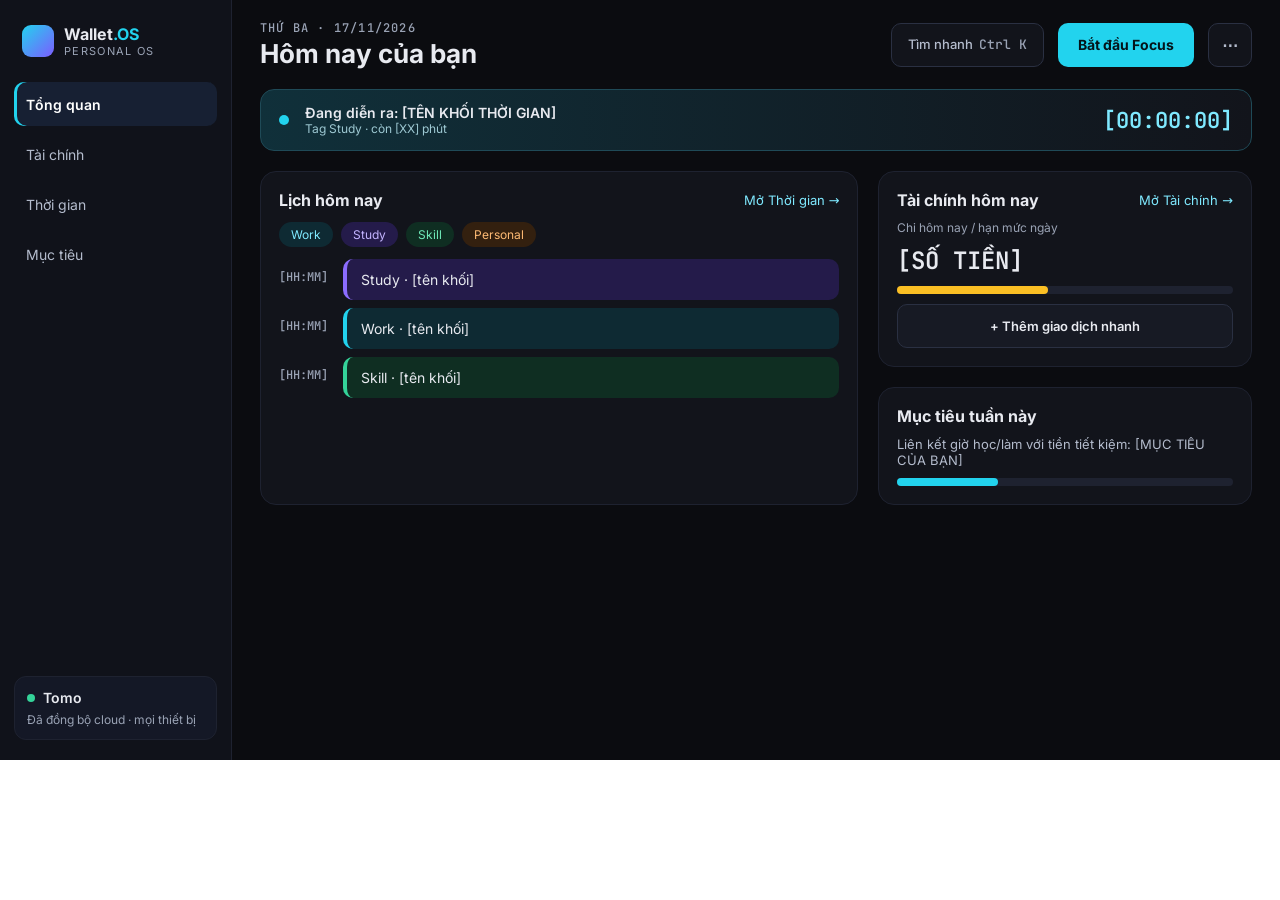
<file: Wallet.OS — Redesign shell đa module (Tài chính + Thời gian).html>
<!DOCTYPE html>
<html>
<head>
  <meta charset="utf-8">
<!--
Some of the files packed into this page (the "__bundler/manifest" data in this file, unpacked by the page’s script when it opens) are font files downloaded unchanged from Google Fonts (fonts.gstatic.com) when the page was saved. Google Fonts serves each family in pieces, one file per range of characters, so these may not be complete families. Each family’s license follows and still applies to its files. If you pass this file on, keep this comment in it.

Inter

Copyright 2020 The Inter Project Authors (https://github.com/rsms/inter)

This Font Software is licensed under the SIL Open Font License, Version 1.1.
This license is copied below, and is also available with a FAQ at:
https://scripts.sil.org/OFL


-----------------------------------------------------------
SIL OPEN FONT LICENSE Version 1.1 - 26 February 2007
-----------------------------------------------------------

PREAMBLE
The goals of the Open Font License (OFL) are to stimulate worldwide
development of collaborative font projects, to support the font creation
efforts of academic and linguistic communities, and to provide a free and
open framework in which fonts may be shared and improved in partnership
with others.

The OFL allows the licensed fonts to be used, studied, modified and
redistributed freely as long as they are not sold by themselves. The
fonts, including any derivative works, can be bundled, embedded,
redistributed and/or sold with any software provided that any reserved
names are not used by derivative works. The fonts and derivatives,
however, cannot be released under any other type of license. The
requirement for fonts to remain under this license does not apply
to any document created using the fonts or their derivatives.

DEFINITIONS
"Font Software" refers to the set of files released by the Copyright
Holder(s) under this license and clearly marked as such. This may
include source files, build scripts and documentation.

"Reserved Font Name" refers to any names specified as such after the
copyright statement(s).

"Original Version" refers to the collection of Font Software components as
distributed by the Copyright Holder(s).

"Modified Version" refers to any derivative made by adding to, deleting,
or substituting -- in part or in whole -- any of the components of the
Original Version, by changing formats or by porting the Font Software to a
new environment.

"Author" refers to any designer, engineer, programmer, technical
writer or other person who contributed to the Font Software.

PERMISSION & CONDITIONS
Permission is hereby granted, free of charge, to any person obtaining
a copy of the Font Software, to use, study, copy, merge, embed, modify,
redistribute, and sell modified and unmodified copies of the Font
Software, subject to the following conditions:

1) Neither the Font Software nor any of its individual components,
in Original or Modified Versions, may be sold by itself.

2) Original or Modified Versions of the Font Software may be bundled,
redistributed and/or sold with any software, provided that each copy
contains the above copyright notice and this license. These can be
included either as stand-alone text files, human-readable headers or
in the appropriate machine-readable metadata fields within text or
binary files as long as those fields can be easily viewed by the user.

3) No Modified Version of the Font Software may use the Reserved Font
Name(s) unless explicit written permission is granted by the corresponding
Copyright Holder. This restriction only applies to the primary font name as
presented to the users.

4) The name(s) of the Copyright Holder(s) or the Author(s) of the Font
Software shall not be used to promote, endorse or advertise any
Modified Version, except to acknowledge the contribution(s) of the
Copyright Holder(s) and the Author(s) or with their explicit written
permission.

5) The Font Software, modified or unmodified, in part or in whole,
must be distributed entirely under this license, and must not be
distributed under any other license. The requirement for fonts to
remain under this license does not apply to any document created
using the Font Software.

TERMINATION
This license becomes null and void if any of the above conditions are
not met.

DISCLAIMER
THE FONT SOFTWARE IS PROVIDED "AS IS", WITHOUT WARRANTY OF ANY KIND,
EXPRESS OR IMPLIED, INCLUDING BUT NOT LIMITED TO ANY WARRANTIES OF
MERCHANTABILITY, FITNESS FOR A PARTICULAR PURPOSE AND NONINFRINGEMENT
OF COPYRIGHT, PATENT, TRADEMARK, OR OTHER RIGHT. IN NO EVENT SHALL THE
COPYRIGHT HOLDER BE LIABLE FOR ANY CLAIM, DAMAGES OR OTHER LIABILITY,
INCLUDING ANY GENERAL, SPECIAL, INDIRECT, INCIDENTAL, OR CONSEQUENTIAL
DAMAGES, WHETHER IN AN ACTION OF CONTRACT, TORT OR OTHERWISE, ARISING
FROM, OUT OF THE USE OR INABILITY TO USE THE FONT SOFTWARE OR FROM
OTHER DEALINGS IN THE FONT SOFTWARE.

JetBrains Mono

Copyright 2020 The JetBrains Mono Project Authors (https://github.com/JetBrains/JetBrainsMono)

This Font Software is licensed under the SIL Open Font License, Version 1.1.

This license is copied below, and is also available with a FAQ at: https://scripts.sil.org/OFL


-----------------------------------------------------------
SIL OPEN FONT LICENSE Version 1.1 - 26 February 2007
-----------------------------------------------------------

PREAMBLE
The goals of the Open Font License (OFL) are to stimulate worldwide
development of collaborative font projects, to support the font creation
efforts of academic and linguistic communities, and to provide a free and
open framework in which fonts may be shared and improved in partnership
with others.

The OFL allows the licensed fonts to be used, studied, modified and
redistributed freely as long as they are not sold by themselves. The
fonts, including any derivative works, can be bundled, embedded,
redistributed and/or sold with any software provided that any reserved
names are not used by derivative works. The fonts and derivatives,
however, cannot be released under any other type of license. The
requirement for fonts to remain under this license does not apply
to any document created using the fonts or their derivatives.

DEFINITIONS
"Font Software" refers to the set of files released by the Copyright
Holder(s) under this license and clearly marked as such. This may
include source files, build scripts and documentation.

"Reserved Font Name" refers to any names specified as such after the
copyright statement(s).

"Original Version" refers to the collection of Font Software components as
distributed by the Copyright Holder(s).

"Modified Version" refers to any derivative made by adding to, deleting,
or substituting -- in part or in whole -- any of the components of the
Original Version, by changing formats or by porting the Font Software to a
new environment.

"Author" refers to any designer, engineer, programmer, technical
writer or other person who contributed to the Font Software.

PERMISSION & CONDITIONS
Permission is hereby granted, free of charge, to any person obtaining
a copy of the Font Software, to use, study, copy, merge, embed, modify,
redistribute, and sell modified and unmodified copies of the Font
Software, subject to the following conditions:

1) Neither the Font Software nor any of its individual components,
in Original or Modified Versions, may be sold by itself.

2) Original or Modified Versions of the Font Software may be bundled,
redistributed and/or sold with any software, provided that each copy
contains the above copyright notice and this license. These can be
included either as stand-alone text files, human-readable headers or
in the appropriate machine-readable metadata fields within text or
binary files as long as those fields can be easily viewed by the user.

3) No Modified Version of the Font Software may use the Reserved Font
Name(s) unless explicit written permission is granted by the corresponding
Copyright Holder. This restriction only applies to the primary font name as
presented to the users.

4) The name(s) of the Copyright Holder(s) or the Author(s) of the Font
Software shall not be used to promote, endorse or advertise any
Modified Version, except to acknowledge the contribution(s) of the
Copyright Holder(s) and the Author(s) or with their explicit written
permission.

5) The Font Software, modified or unmodified, in part or in whole,
must be distributed entirely under this license, and must not be
distributed under any other license. The requirement for fonts to
remain under this license does not apply to any document created
using the Font Software.

TERMINATION
This license becomes null and void if any of the above conditions are
not met.

DISCLAIMER
THE FONT SOFTWARE IS PROVIDED "AS IS", WITHOUT WARRANTY OF ANY KIND,
EXPRESS OR IMPLIED, INCLUDING BUT NOT LIMITED TO ANY WARRANTIES OF
MERCHANTABILITY, FITNESS FOR A PARTICULAR PURPOSE AND NONINFRINGEMENT
OF COPYRIGHT, PATENT, TRADEMARK, OR OTHER RIGHT. IN NO EVENT SHALL THE
COPYRIGHT HOLDER BE LIABLE FOR ANY CLAIM, DAMAGES OR OTHER LIABILITY,
INCLUDING ANY GENERAL, SPECIAL, INDIRECT, INCIDENTAL, OR CONSEQUENTIAL
DAMAGES, WHETHER IN AN ACTION OF CONTRACT, TORT OR OTHERWISE, ARISING
FROM, OUT OF THE USE OR INABILITY TO USE THE FONT SOFTWARE OR FROM
OTHER DEALINGS IN THE FONT SOFTWARE.

-->
  <title>Wallet.OS — Tổng quan</title>
  <style>
    * { margin: 0; padding: 0; box-sizing: border-box; }
    body { background: #faf9f5; display: flex; align-items: center; justify-content: center; min-height: 100vh; font-family: -apple-system, BlinkMacSystemFont, sans-serif; }
    #__bundler_loading { position: fixed; bottom: 20px; right: 20px; font: 13px/1.4 -apple-system, BlinkMacSystemFont, sans-serif; color: #666; background: #fff; padding: 8px 14px; border-radius: 8px; box-shadow: 0 1px 4px rgba(0,0,0,0.12); z-index: 10000; }
    #__bundler_thumbnail { position: fixed; inset: 0; width: 100%; height: 100%; display: flex; align-items: center; justify-content: center; background: #faf9f5; z-index: 9999; }
    #__bundler_thumbnail svg { width: 100%; height: 100%; object-fit: contain; }
    #__bundler_placeholder { color: #999; font-size: 14px; }
  </style>
  <noscript>
    <style>#__bundler_loading { display: none; }</style>
    <div style="position:fixed;bottom:12px;left:12px;font:13px/1.4 -apple-system,BlinkMacSystemFont,sans-serif;color:#999;background:rgba(255,255,255,0.9);padding:6px 12px;border-radius:6px;box-shadow:0 1px 4px rgba(0,0,0,0.08);z-index:10000;">
      This page requires JavaScript to display.
    </div>
  </noscript>
</head>
<body>
  <div id="__bundler_placeholder">Loading Wallet.OS — Tổng quan...</div>
  <div id="__bundler_loading">Unpacking...</div>

  <script>
    
document.addEventListener('DOMContentLoaded', async function() {
  const loading = document.getElementById('__bundler_loading');
  function setStatus(msg) { if (loading) loading.textContent = msg; }

  const FONT_MIME = /^(font[/]|application[/](x-)?font-|application[/]vnd\.ms-fontobject)/i;
  const MIME_TOKEN = /^[\w.+-]+[/][\w.+-]+$/;
  function toBase64(bytes) {
    let bin = '';
    for (let i = 0; i < bytes.length; i += 0x8000) {
      bin += String.fromCharCode.apply(null, bytes.subarray(i, i + 0x8000));
    }
    return btoa(bin);
  }

  // Error sink persists across replaceWith since it's on window, not the DOM.
  window.addEventListener('error', function(e) {
    // Failed resource loads (CSP-blocked links, scripts, images) fire plain
    // events at the element — warn only; real JS errors carry message/error.
    if (!e.message && !e.error && e.target && e.target !== window) {
      console.warn('[bundle] resource failed to load:',
        e.target.tagName, String(e.target.src || e.target.href || ''));
      return;
    }
    var p = document.body || document.documentElement;
    var d = document.getElementById('__bundler_err') || p.appendChild(document.createElement('div'));
    d.id = '__bundler_err';
    d.style.cssText = 'position:fixed;bottom:12px;left:12px;right:12px;font:12px/1.4 ui-monospace,monospace;background:#2a1215;color:#ff8a80;padding:10px 14px;border-radius:8px;border:1px solid #5c2b2e;z-index:99999;white-space:pre-wrap;max-height:40vh;overflow:auto';
    d.textContent = (d.textContent ? d.textContent + String.fromCharCode(10) : '') +
      '[bundle] ' + (e.message || e.type) +
      (e.filename ? ' (' + e.filename.slice(0, 60) + ':' + e.lineno + ')' : '');
  }, true);

  try {
    const manifestEl = document.querySelector('script[type="__bundler/manifest"]');
    const templateEl = document.querySelector('script[type="__bundler/template"]');
    if (!manifestEl || !templateEl) {
      setStatus('Error: missing bundle data');
      console.error('[bundler] Missing script tags — manifestEl:', !!manifestEl, 'templateEl:', !!templateEl);
      return;
    }

    const manifest = JSON.parse(manifestEl.textContent);
    let template = JSON.parse(templateEl.textContent);

    // Nested page bundles (iframe targets). Each ships ONCE, in the ROOT
    // document's manifest; frame srcs carry an about:blank#<uuid> marker
    // instead of a substitutable uuid. Every document mints the blobs for
    // its OWN frames — from local text at the root, or text obtained from
    // its DIRECT parent over the relay protocol below — so each frame
    // navigation stays same-origin with its initiator and a deduped page
    // loads at any depth on any host, including a file:// download's
    // opaque origins (where a blob minted by one document cannot be
    // navigated to by another).
    const pageOrderEl = document.querySelector('script[type="__bundler/page_order"]');
    const pageOrder = pageOrderEl ? JSON.parse(pageOrderEl.textContent) : [];
    const pageSet = new Set(pageOrder);
    const pageTexts = {};

    // ── Nested-page text protocol (parent-chain relay) ──
    // Page bundles ship once, in the ROOT document's manifest. Every
    // document mints the blobs for its OWN frames, obtaining page text
    // through a strict parent-chain relay: a document only ever SENDS to
    // its direct parent (which, for every document the publisher's own
    // runtime minted, is another publisher document) and only ACCEPTS
    // text from that direct parent; requests from below are honored only
    // for the document's own child frames, and the ROOT never sends
    // upward at all. That last rule is load-bearing: the artifact host's
    // frame-ancestors allows claude.ai (and friends) to frame an
    // artifact, so window.top can be a FOREIGN document — a top-addressed
    // protocol would hand page uuids to that ancestor and accept forged
    // "page text" from it, minting attacker HTML as an artifact-origin
    // blob document. The chain never touches the ancestor: requests stop
    // at the root, replies are origin-addressed per hop (never '*' when
    // an origin exists), and both directions are origin-gated (on https
    // a foreign sender's origin can never equal this document's; in
    // opaque contexts — file:// — everything serializes as 'null', where
    // an embedded EXTERNAL frame still fails the gate by carrying its
    // own real origin, and a sandboxed child of such a frame is excluded
    // by the own-child-frames check plus uuid unguessability). Shape is
    // deny-by-default: one request form, one reply form, no error
    // replies.
    // window.origin is the SERIALIZED SECURITY origin ('null' in opaque
    // contexts such as a sandboxed preview iframe) — location.origin is
    // computed from the URL and stays 'https://…' even when the document
    // is sandboxed, which would misgate every opaque chain.
    const OWN_TARGET = /^https?:[/][/]/.test(window.origin || '')
      ? window.origin
      : '*';
    function trustedOrigin(e) {
      if (e.origin === window.origin) return true; // https chains; opaque==opaque
      // file:// trees: Chrome serializes the file document's origin as
      // 'file://' while the blob: documents it mints serialize as 'null',
      // so the two legitimate shapes can never string-match — accept the
      // pair in both directions. https origins never serialize as either,
      // and sender identity (own child frame / direct parent) is checked
      // separately.
      return (
        (e.origin === 'null' &&
          (window.origin === 'file://' ||
            window.location.protocol === 'file:')) ||
        (/^file:/.test(e.origin) && window.origin === 'null')
      );
    }
    // Non-empty only in the root document (nested bundles ship an empty
    // island), so it doubles as the root marker: the root answers from
    // local text and treats a miss as authoritative — never relaying to
    // its (possibly foreign) parent.
    const isPageRoot = pageOrder.length > 0;
    const blobUrls = {};
    const resourceBlobs = {};
    const UUID_SHAPE = /^[0-9a-f]{8}-[0-9a-f]{4}-[0-9a-f]{4}-[0-9a-f]{4}-[0-9a-f]{12}$/;
    const pendingFrames = {}; // uuid -> [{el, frag}] awaiting text for own frames
    const pendingRelays = {}; // uuid -> [childWindow] awaiting text to pass down
    function mountPage(el, frag, text) {
      const pageBlob = new Blob([text], { type: 'text/html' });
      const u = URL.createObjectURL(pageBlob);
      resourceBlobs[u] = pageBlob;
      el.src = u + frag;
    }
    function deliverPage(uuid, text) {
      const frames = pendingFrames[uuid];
      delete pendingFrames[uuid];
      if (frames) for (const f of frames) mountPage(f.el, f.frag, text);
      const relays = pendingRelays[uuid];
      delete pendingRelays[uuid];
      if (relays) {
        for (const cw of relays) {
          try { cw.postMessage({ __bundler_page: uuid, __bundler_text: text }, OWN_TARGET); } catch (err) { /* gone */ }
        }
      }
    }
    function ownFrameWindows() {
      const out = [];
      for (const f of Array.from(document.querySelectorAll('iframe'))) {
        try { if (f.contentWindow) out.push(f.contentWindow); } catch (err) { /* detached */ }
      }
      return out;
    }
    window.addEventListener('message', function (e) {
      const d = e.data;
      if (!d || typeof d !== 'object' || !e.source) return;
      // Origin gate first; the structural checks below (own-child-frames
      // for requests, direct-parent + solicited-uuid for replies, the
      // root's never-relay rule) are what hold in fully opaque chains
      // where origin strings can't discriminate — a sandboxed root's
      // FOREIGN wrapper still fails all three even though both serialize
      // as real-vs-'null' rather than matching.
      if (!trustedOrigin(e)) return;
      if (typeof d.__bundler_need === 'string' && UUID_SHAPE.test(d.__bundler_need)) {
        // Requests are honored only for this document's own child frames.
        if (ownFrameWindows().indexOf(e.source) < 0) return;
        const uuid = d.__bundler_need;
        const text = pageTexts[uuid];
        if (typeof text === 'string') {
          try { e.source.postMessage({ __bundler_page: uuid, __bundler_text: text }, OWN_TARGET); } catch (err) { /* gone */ }
          return;
        }
        if (isPageRoot || window.parent === window) return; // authoritative miss
        const waiting = pendingRelays[uuid];
        if (waiting) {
          if (waiting.indexOf(e.source) < 0) waiting.push(e.source);
          return;
        }
        // Never-answered uuids would otherwise accumulate forever under a
        // request spray; past the cap (far above any real page count) new
        // relays are dropped rather than remembered.
        if (Object.keys(pendingRelays).length >= 128) return;
        pendingRelays[uuid] = [e.source];
        window.parent.postMessage({ __bundler_need: uuid }, OWN_TARGET);
      } else if (
        typeof d.__bundler_page === 'string' &&
        UUID_SHAPE.test(d.__bundler_page) &&
        typeof d.__bundler_text === 'string'
      ) {
        // The shape test is load-bearing beyond tidiness: the solicited
        // check below uses the in operator, which matches prototype keys
        // ('__proto__', 'constructor') — an unshaped key would reach
        // deliverPage and throw, painting the error banner.
        // Text is accepted only from the direct parent — the document
        // that minted this one.
        if (e.source !== window.parent || window.parent === window) return;
        if (!(d.__bundler_page in pendingFrames) && !(d.__bundler_page in pendingRelays)) return;
        deliverPage(d.__bundler_page, d.__bundler_text);
      }
    });

    const uuids = Object.keys(manifest);
    setStatus('Unpacking ' + uuids.length + ' assets...');

    await Promise.all(uuids.map(async (uuid) => {
      const entry = manifest[uuid];
      try {
        const binaryStr = atob(entry.data);
        const bytes = new Uint8Array(binaryStr.length);
        for (let i = 0; i < binaryStr.length; i++) bytes[i] = binaryStr.charCodeAt(i);

        let finalBytes = bytes;
        if (entry.compressed) {
          if (typeof DecompressionStream !== 'undefined') {
            const ds = new DecompressionStream('gzip');
            const writer = ds.writable.getWriter();
            const reader = ds.readable.getReader();
            writer.write(bytes);
            writer.close();
            const chunks = [];
            let totalLen = 0;
            while (true) {
              const { done, value } = await reader.read();
              if (done) break;
              chunks.push(value);
              totalLen += value.length;
            }
            finalBytes = new Uint8Array(totalLen);
            let offset = 0;
            for (const chunk of chunks) { finalBytes.set(chunk, offset); offset += chunk.length; }
          } else {
            console.warn('DecompressionStream not available, asset ' + uuid + ' may not render');
          }
        }

        if (pageSet.has(uuid)) {
          pageTexts[uuid] = new TextDecoder().decode(finalBytes);
          return;
        }
        if (FONT_MIME.test(entry.mime) && MIME_TOKEN.test(entry.mime)) {
          // Strict artifact hosts allow font-src data: but not blob:.
          blobUrls[uuid] = 'data:' + entry.mime + ';base64,' +
            (entry.compressed ? toBase64(finalBytes) : entry.data);
        } else {
          const blob = new Blob([finalBytes], { type: entry.mime });
          blobUrls[uuid] = URL.createObjectURL(blob);
          resourceBlobs[blobUrls[uuid]] = blob;
        }
      } catch (err) {
        console.error('Failed to decode asset ' + uuid + ':', err);
        const blob = new Blob([], { type: entry.mime });
        blobUrls[uuid] = URL.createObjectURL(blob);
        resourceBlobs[blobUrls[uuid]] = blob;
      }
    }));

    const extResEl = document.querySelector('script[type="__bundler/ext_resources"]');
    const extResources = extResEl ? JSON.parse(extResEl.textContent) : [];
    const resourceMap = {};
    for (const entry of extResources) {
      if (blobUrls[entry.uuid]) resourceMap[entry.id] = blobUrls[entry.uuid];
    }

    // Artifact-host CSP (connect-src 'self') refuses fetch() of blob: URLs —
    // consumers read these Blobs directly. Survives the swap like the error sink.
    window.__resourceBlobs = resourceBlobs;

    setStatus('Rendering...');
    // Page uuids have no blob here — they ride inside about:blank#<uuid>
    // frame markers the pass below resolves after the swap.
    for (const uuid of uuids) {
      if (pageSet.has(uuid)) continue;
      template = template.split(uuid).join(blobUrls[uuid]);
    }

    // Strip integrity + crossorigin — blob URLs from a file:// document inherit
    // a null origin, so crossorigin forces a CORS fetch that SRI then rejects.
    // The manifest bytes are ours; SRI protects against CDN compromise, not this.
    // appifacts: only on tags now pointing at OUR blob: URLs. A reference the
    // bundler left live-fetched (an absolute x-import, a runtime dependency it
    // could not embed, an authored external script) keeps the pin it was
    // written with: that fetch is exactly what SRI protects. (A crossorigin
    // on a parent whose child carries the blob — <video crossorigin><source>
    // — is left alone too; the attribute is then the author's to drop.)
    template = template.replace(/<[a-z][^>]*>/gi, (tag) => /\s(?:src|href|srcset|poster|data|xlink:href)="blob:/i.test(tag) ? tag.replace(/\s+integrity="[^"]*"/gi, '').replace(/\s+crossorigin="[^"]*"/gi, '') : tag);

    const resourceScript = '<script>window.__resources = ' +
      JSON.stringify(resourceMap).replace(/<\//g, '<\\/') +
      ';</' + 'script>';
    // Inject after <head> so the DOCTYPE stays first; prepending the script
    // would push the parser into quirks mode. DOMParser always emits a <head>
    // (synthesizing one if the source HTML omitted it) but may carry
    // attributes through, so match the full opening tag. slice() rather than
    // replace() keeps us clear of $-pattern substitution in resourceScript.
    const headOpen = template.match(/<head[^>]*>/i);
    if (headOpen) {
      const i = headOpen.index + headOpen[0].length;
      template = template.slice(0, i) + resourceScript + template.slice(i);
    }

    // Parse the template and swap the root element. Scripts inserted via
    // DOMParser/replaceWith are inert per spec — re-create each with
    // createElement so they execute, awaiting onload for src scripts to
    // preserve ordering (React before ReactDOM before Babel before text/babel).
    const doc = new DOMParser().parseFromString(template, 'text/html');
    document.documentElement.replaceWith(doc.documentElement);

    // Resolve page-frame markers: mint this document's own blob for each
    // framed page — from local text when this is the root, otherwise by
    // asking the direct parent over the relay protocol above. An
    // unanswered request leaves the frame on about:blank, the same
    // degraded state as a refused embed.
    {
      const MARKER = /^about:blank#([0-9a-f]{8}-[0-9a-f]{4}-[0-9a-f]{4}-[0-9a-f]{4}-[0-9a-f]{12})(#.*)?$/;
      const needed = [];
      for (const el of Array.from(document.querySelectorAll('iframe'))) {
        const m = MARKER.exec(el.getAttribute('src') || '');
        if (!m) continue;
        const text = pageTexts[m[1]];
        if (typeof text === 'string') {
          mountPage(el, m[2] || '', text);
        } else if (window.parent !== window && !isPageRoot) {
          const had = pendingFrames[m[1]];
          (pendingFrames[m[1]] = had || []).push({ el: el, frag: m[2] || '' });
          if (!had) needed.push(m[1]);
        }
      }
      for (const uuid of needed) {
        window.parent.postMessage({ __bundler_need: uuid }, OWN_TARGET);
      }
    }

    const dead = Array.from(document.scripts);
    for (const old of dead) {
      const s = document.createElement('script');
      for (const a of old.attributes) s.setAttribute(a.name, a.value);
      s.textContent = old.textContent;
      // text/babel scripts with a src: read and inline. transformScriptTags
      // does XHR against the src, but blob:null/ from a file:// origin is
      // silently dropped. Inlining makes it a plain inline babel script,
      // which transformScriptTags handles unconditionally.
      if ((s.type === 'text/babel' || s.type === 'text/jsx') && s.src) {
        const pre = resourceBlobs[s.src.split('#')[0]];
        s.textContent = pre ? await pre.text() : await (await fetch(s.src)).text();
        s.removeAttribute('src');
      }
      const p = s.src ? new Promise(function(r) { s.onload = s.onerror = r; }) : null;
      old.replaceWith(s);
      if (p) await p;
    }
    // Babel standalone auto-transforms type=text/babel on DOMContentLoaded,
    // which fired before we swapped the document. Trigger manually if present.
    if (window.Babel && typeof window.Babel.transformScriptTags === 'function') {
      window.Babel.transformScriptTags();
    }
  } catch (err) {
    setStatus('Error unpacking: ' + err.message);
    console.error('Bundle unpack error:', err);
  }
});

  </script>

  <script type="__bundler/manifest">
{"567c70a6-289f-4363-8c71-12d911ab52aa":{"mime":"text/javascript","compressed":true,"data":"H4sIAAAAAAAACqV9a3fbNtLw9+dXUNysQlgQLTmXtpRhbuq4bdo4SeOkl5VVhyIhiTFFqgQkW5X4398zuBGU5F72PT2NRQAEgcFgMHccHzvfXry5eP/iw8VLZ1IWcyeJu+Uy5+mcHrMyPj7yOXO6TlI4ecEdmqTcd97T8TLNEucu5TPn03iZO+LZ5+yT4zFKHT6jziKKb6Mpdd5fvHh5eeFMilIUs2JZxrRb5NnaKWmcLijy/89dMuowXqYxdweeh8jZZhWVziUnb8efacz9hE7SnL4riwUt+Rp/4MTjOMcUkbPcSXOHh5dclGxovpzTMhpnNGj1cFzkk3S6NM93Zcr171WULWlAKxTwYT4iFH+oO/0AvfH1ghYTJ28Rl63n4yJzw7zjugE0GUyWeczTIndee2gTFznjDid3aZ4Ud/57GsV8kE68Fkd8VhZ3Tk7vnIuyLErPreEbOHZ7J2UCxNEqSjMYo7Om3EWDkvJlmTu8qr/IH/jky7eX//SrL99e/uWHYSleEM/[base64]/52NjpC4dmxT+9p7PE/n3kWMf4qT+j924nnnh5DL2cSWJQQ0u1vt/QUhprQ+wM9FIT7LEtj6qk2nXzYG/kZzad8hinCjABSvHx7+S4qGS095C/gxzdlMb/iZZpPPY5dmPbxjM8zF/3TlUgNbCJYCfa/rEQB8GftNnsA/vY3avh/DeCX2K86lK3hG+YFeKgGGeVOPuDlepOT76/evpEw8Diq4ojHs81fvF+J9dtuLfpQCDLlbrcvyjJa+ykTf70c/eVY9MrnuCDUf6Qq223VeV1EzFfCulD2WJJNNZgUpSc7Y04xcRThvKVr5lGE2LA3ahHiPnLbba8cshGhQzYysJfDs98pkcKasGwOu7Bg/k7gvAAnESukgJrQuEjox/evzov5osiBRuQauJX8pJf7bJGl3HOPXeQvioWHtlv3fVFwF/klXWRRTL3jaz+Jr31AxUdb+Td8dIxd17QVxOklJ5/+z3Ecx2dxV7w5K7KElptxFN9Oy2KZJ0FcZEXZnaf3Xpo7rJyOcbwsS5rzc6hwvvw35mWUs0UEZWggunOccVEmtAz6i3uHFVmaOH/RzbPen/XTLaMkXbLgZHE/GBf3XZb+kebTQFWOi/tBsaLlJCvuglmaJDSvxOv/uaXrSRnNKXNY3GWzNKeb3r+tyXUXBUthQYJ+r/dvGEQFPw62UPWyZwAowAx2Mi9pNE/z6S4Q8Z+3THNOywX8mqeMpfl0Yz5V0izi6YoaIPzt1Xj2p1AULwdWg78/mSAY00lR0n86Kf0e0HegRsHjx3pQZrrRmBXZktNBmjPKg95gUYh+unRFc86CvMgPgSJLcxqV3SngBmyUr3oJneJyOo68k/4XuN//Cn/5Be4h5+TZv1Xx0y/wyckzfNLvY/+rZ8h58sW/D73w/Mm/0f4HAeto8BQQBZBkEOXpPBIT0Mjl9P2nzKERo06aT9I85fQfQDjns248S7PEyztfASXaaYD+5zU42PNeM9P/pp7ZA6D/ZzShOkRiuhT4q80iShIY4tPFvfPl4n4wKXIe9PuL++O+/9RZpt15kRdsEcUUm196QBKd/2IsX+wSlruiTLrjkka3gfi3CwX1EPe3ZZKyRRatgzQHjOuOsyK+HdylCZ8FJ3Q+mNF0OuNBn853iZAe54qWPI2jrBtl6TQP4GzujgvOi/nAgqnEw2fPsP7ff4IGe2RUtOph+M9/9o+p5B4B0B0sGS27TDArYs0PwWOZl5QV2YomG1il7iSap9k6eGCNRBOxY/wvn9H5P1qzBw+Dv42B/d0emhB6srg3VEghYM95srivpz0rGBd/I6YxdZc6142zYprGu80MVePFIgDUzuiEix9/dAWHGZz0n37x9Msnz59+MZhH912JUs978Wx3bM8X906/B6taA+Bf416vd9JTS/qvyWSi9s7J39o7TXg8XdwP7mYpp13RKFiUtHtXRotDlFhO+/jIuUxhwsx59/7Vmw83X7+4unj96s3FzfnVFQiW0WLBju/o2ElofNtlPJrSLr1fFCUHufh6edLrP3VuKV0444LP1KjgRbbOYwckrsySqJ2STqM0Z04kJWaHcbrwnaNjec7PaZJGzqJMc+5sVF//WYAQvXHmUTlN88Dp+c/[base64]/JkTF85ZPC6S9UZTejj8FVb1KoMa+seZxgu7feXWQv4roXCR3D8lub+I+CyP5lSIASAhWcx7+Og49Tll3PuDgzSCQEygQhT9+P61x/1xxEBc2G6lNKC6akoMIG1QVAsffwjhA3pS9Qekjh2RzuGW8PJRTIAkRbwELYaW3Sl5C9KKmAI9KGK/9hAuySvu5TgrYrEIaMD9eVTefkN5PKOJVyLMfUY5yChvojmVBVFSLLgQvBOvBGlcaWJubuBIAr0Y224n0IWnO/ZnJZ0gn89o7t2Qsxu/uA1vhFzsocB16xo1+iW5CTn3bpAQ2gbL0NdidbvN/eUiiTj9js8zr8RLU4Uq5AswSdVbhdRUGckP625wSvIdHZCbpCupp0j9NCGuQiMXMy3N/ZzymZci3KK+kiU1yG/2e2N8nVEXDW5sHQD5zHHuz2iU+NFiQfPkXHCDN6iS/USEg7rh5TmAe0K4X9Jpyni5hlKvtDRUmdagDfHNiBT+ktEr2HVeDw3E08VkQmMu4SE7Twg83HhTcjbt9I16bOKz5Zj5UZJ4CcKivSpKaEY59RJUVXg40jBdyq9d0nnR7L0hwk/hCJn4Qiy/pDzabjeVhtacWBWhP5yOQtCPRsuMD+YtQoDmO71220uG0xGZI719kgoPrTeN8O+88CK88X1/iX3fly3ermhZpgng46aqNHxjAqpH/Vqs1gxwPLQfvBQk+DyhpffCyxAKYvsRpwiXQmynnBz/NnzR/W/U/ePm0Uj96nW/unk0OjrG30J1N7xOOt61f510UPjouF7Bd5L66D2rlFc58nmZzr3m9hXas2FvRAhxPbfdpkOqlBvdvihEbrv9jaBMmtR4HFOlSevjbh8hs/u/hnbQY6G/XhK7eQ8XSj0H2ja7RpV3Cr9YqO8jNGB3Kew8KESbOGLUhREFaiAlIYQNRHHLLm6Z4mZjNlCoYLVkQmOlAdBy1SRbjUkio2N0ebmkplHPFE+ijNXlfVMOhMZtEEqogdEuc6m3T0z1t1weAxSFb5bzMS09igK9GGfkpN3W43zsPt5u9Zgfu2h/1aAybCxS8DOQdPuM+MZSUPXE/[base64]/FaUT5zj4GIBaEh/4QFn+ES4EEGp4A5kF5mutnWNJ8WIrR+a7uHg41ObGy00f1l7bbA+XHv10nnWM5CqZHUZAi9IdMjqBD+h1WD6Iyq6E+PHQlHjDSxykpO305zNQMs91mZ72BWJV8mOp3mLXqungE+Me6Xcwk/glef5B2OrC9WQvK1Aj1cSiIZD0rnCKkRh8B8NJOX45XvaYWpxDU+WfisrgbR3OadV38iAtu7Ypyz42caDwunbEzTlJnnBTOuHTilFMH2C8noZmTTHKHzp3UAVnndpyA9HLr/O4wh0XzhcPmUZY5bBHlwuh3K2x/RT512HLssOXCWTowgrtx6WolseMihHNONkq6h7GV0Z0S9l0srXq6VDy5mAO/[base64]/VxlMc0sxqciwKrhZ6rqtez1bVyvrpSznhacNP9AvYVNPm24OYTohBaZgU70PR1wQ605cUynjEeleKLH+DpCp5MHc0TU3ORJ6ZcQ1BUaPiJmnr2oq6ee1JGU/Opl2U0NV+CGvUhKFffkaVqKWS5WgeoMYsANWYFoEYDFyo0ZI1SxAzghS4xozBt1FBMCzUeU2/UNY1Wr3SpgIRRrWgAmgLorcI/cfLJC4Phb2fu49HWHf7mjo7c7ePhb49HR4/R0Sf8gyTV7+n04n7huafefVeqZbZJrH4hz+38xDsuOj5zsTtNXYRL2S25vmZHulPxoHreEi9swfPQfTxC2+FvZ2QEX/tv82veaavb7YZnW/g7vL5m19dXo6Ow222FZ2jrnXrSVL8VgvUWNnlU0mjLU55R5IUEXjk+GyG3U/KOe4a8uo/T6+vj6+snViPh0nCGtqfDqPvHi+5/R8PfZM3Rfk96nt9zckwac6yn6F0z5EFfo85QdGdEwdERDO6aHRF0PK2lv18azhaUnFFjM/6eY6/AJWaInAGjJMXhsAjKzs8dVpuWxYeOpzglZ27X7aQ+L14Xd7DVGPUQqv1fzCv/5dijWPSNU0TOCiNshzQow9wrUScNchAja972V6mlInU3P3Ds5ZjiApEz99Tt0E7Rcc9Oj+GXe+YibDc+Pp3RbE65d822Z+h4mmL3FBRzovBRf6/19bGsumZHZ7L1sWku+xagq1UNwxzTUe0vYPEjyO65iWrHIXI7ecdVqw2LrVbZfdR3O/[base64]/5bdOdy4hG7Oh6c73xhtfs+mrUCdF1dV1ds6NHUmCyBbphf2SkC3L2zitAShcLmeZxtkwo89zNpp4xeEJJOBzvf+J4iqzOqOSb1YZv90PovURh6LpBifzPRZp7rqunBSo3Cyk5tbFS4Ad8v1yCthNkYihalAUvwB/HDVv94Pg3Lwy6XUX5QFvVHXW2EvckzeqOjtAjg4JS1UXJ8W/C98n4cnS9mLFtxHmJup7fQbZyK6cN8kaN55hem3Bzm+ZJAHAVTlFBPjwZVdKlCL5XUCM1DJXPlouVUhW7WZrfutidUx652AXdu4vdVAzLxa7+S+djmrhYex1hV1gYMhf8w6Te2MWuFJ+EdQG6EhKWK49dqGaU18/zQp61brRYZKJCQkL8zAv9vfv5wh1ZutrSWqNWQf1ZxDy+sxet/WW39lrHv+2sTL0w222TjBQ5kBGx4qyMkyLW6y/Bph7iLGJMP6SJ+WXKlIcIeMoKKVQV39K1/lnSiWkMCuyS5vo5ASmlLJYsWzPKhUOiAO3uWLX/[base64]/tzNM+wa75dX5dwiEmbEX7qvFWT7js6XNGW+QobGm+YMHxcRJbqw+0wk/zFYjywlIHpDEuspoeEyLeDLT+UXbjbre5Vk3OozTjhWnAQfJAYasXtPJ2u5C7gEeB225Lkhmk82hKr4+9sMVWU6QtidTyEmQdOcOmta/Vt6x9S2q5KgpuQHlvig0OmOHaCsgDoGoaAf8QNiVlCTCMoG5aCFVlKWBb2j6mdMcg+QdYCT2KhSes+LfSaspUmKzqdukf9OxZ/6Td/sOPMxqVHsL6bYYw0+d2KnwtYR/+IZbzMlrUeyLVHFSr6ajK0YFJ5mQ42mNP5NvUeL/Sh71f6a6+eMODAq/AR5sO1OtFCwwIYAlwt9uWtAn4KftGeJ15Bdpu9UKVxLQM9xqWKNDNWvV6gkp3sWQzgLqenvZqzX1WlNzzJB9Ofd4tfC6tpjXSTHa31rAnlPT5KaE+N5TCX9Xu18ParCCbnpGiblr4K4kZyiowKC0zBOjpy05/5PNTkg9Q2ekYOywfliOcElkvjaxAVljdc2oGEREv70LNMbQSvzQWzanH/BVO/RVewE/w8cMRwpFEmJiTTZoHQ//pCe7hPu6PMCg2htJN60t4TvO3UCJbqDLoJRj6J8+w38fwpz/CLhR209xt9CZLiyV3G53qxqrG7rzCCbBO8XKcxt0x/SOl5bV3zY68bji8TvxRB12zI/zPC67Ro+O03hcLtdBybc027qkV7OuCvkU5eI1pYC1RJ7h056ztYcbBWwlYs4i9vcu9mGOOwpgP+SiQpENYzfRrkaAJtdEx0SygNsTsGCAfecqcVgz7I2F4NM8nIzDXWw2eQIOobvB0JHobCrEWRyMfdK9rb2eLIWtopinOD4kLj2ye+rQX9gJ+1g/7gcV3Qyci1gYXI1zWppknRxyn5MmRR7scdRmOSL/[base64]/lDXvdr6LuZLR5Um3N76fW7+fW7y8r8eq35PjBj9iamTn11MISKmV1tVtq8m2CG/K6zAjqHS/vcnRUc186LAWQumbhUpJxuSVKQGb9wKQHSrsdIeMQkw5PRk1xASck2iuEF5eEkGS7bS2321aie5iS3/XmSWF3YfUQiYda1zHh3hR1vOV2m5hdUZz2Qx7k6kyfkGU96Mw8yEFP2u1MQ2FGvQmIdhn8QzVmxaRUsve3CN8QZh7g9bjdvmm3Y3WYEEJutIuBAUSp2M5vAQDMPIiJ1+8lxi65VJTAm+I5ImdTqBzOR0iyUVPiumbbzElvMD/VvQzm0p4+7ZDlcD7C89N4ZzBXJIaKFbmBP2Ph6NG7TpRsdoW222bJCg2mHTIOAZ5XwSqYcM8sypVZkRUsh4H9tNpdBYOkv6tAv80u1llHP7eomMI7saGFoOHxoz59io7hn/qdGdX9GroNveAS/uaAwBNyZnXyyJscnzx7ho7gH58X6jP95+AClwgtt3eC3Z5wuCrqJXq63ZbWU/g0eCIIWUTcf9VrMgEe4zQdTDodFHUI8373iuFkFIbglV2aX7RWdUb1VBJr+p5mUU7J09Dop5T4A7rXDkWBUQv5/vEUheFwZOoF5/sqhyOt/9yW1b/bBdcQrNLD0UAazFt9hfipLouIYE8NT7oBL8FgokI5s6qYDCEW0Y90wBkbCRo0ERJc3IXm7nY70UIGiNB8kbk1n6r8KNykmLuWexr1JggvSetmu73xQfWiVInudltSrxBcXxFHGfj6jUBANk9ocNNuL9ttr/leyKl3I1ytUMDMT9Rup5Jjlfod+Y7U8MgmeEo52FfeehmqkDhEYjIRBMAWyn9G7bYXk49QKhR8PxuHI4RjIZelyrHdRZuICJZfQKDa7UqqP0C435SKm/YXjC6T4hxUIeYLzxHOpJuU6SdvaUjGlp6vCx4pLQlmbSEBz4bmV6MyjYSyId7XRrgImfkhZPwk4lo/g2L1C5bAbbaYFKWoB8XKN0Vp1e6pg1BMvuPDeLTdwmMnloeGpZzu6Nk/[base64]/R6SDLOuVMQOkQ+UJPCl0ylHoTVCGP+krRigyn+LkuxOK09bwUR4icldJEMMEZImcTLwWnVhwBuTLwY/7NTZTnBTgBJ8SaMmY18D5L2MlX5ElTD2ykj7sxFbIb8mV4gjghJWpYR9+4Fjj5Htg+XPwiYab5wTVVqsq6besAiA+HlIvAYh5NgQLtsLy21o7FXaCM4Z0cfqAL04kbruwyQ7PDq52m0szohuCjLYyWVNUZ+7cbXqh33sq/girMjI9TvemmOz6BHg/[base64]/mApKcounLd/+2N1EJ9bYXezcYQBX3y14zpV5aLAm3KvPFTn5CDWOLoDHcQlXdRp4kTMofMFX7tSH4sCgHbKhPuapo8TtKvsnMDg99clqvAEBQBg6MtoTSeEuOOiyGiUuxIh/s7M3UqTyQlClY2odztk/a3HdxIvZCnjImzeBfvHbm3ERB348rm4JIZj320nuEY7/FVEP4l3ey7u94DqSioJ2soHh6AxOsKSJm8kH0u9qA5KaEA3hu092cPNmJRnvVA2KQXBzTyliA+Go8CL9ZE85d4EP5YkzoFxEPdxJ+08dk3yk9yJoBvHe9xRaxR3wMMax2QICrNDi5tVOJY77gYvG7Ecvu9HeFiMghv8SHpAL6s63GK/p2WFmexJydpegid4juQy1+u8+st1FqLQwwu9t4CrKAMnJFJIUIVvvUJqwc1K6sVKcYQnerEyQr2agGSkDjsp2+1od6HabS8jpZcihLOD22Ri5h/jG0TOYvG1G4SURr6GwMWetas5QSHiCRtlszzWMWEKA4ERBI+4vVfxgRrrZSvRyoHMJlqexOVevY5oOtC9rtJa0NKsRanWosGCpxbLXREQoq0DFrbeZGflMiyhajRBAuY3+ObG4t1vbvgie5UEBRQXjF/BoAIWzrnHRBSPYiUtZjXBU2BW0zoyaeplgk9J5Kn/TiZ62cwNUzyvmeJ2WzGtEWPpNPeWeG7JIsthMiJzrcGZGKWUt/S10ZxMJMokeIrIWSKmOUVir+a+WTJgB5b2Hrr6yz1k3u2Cx3Z3mhXjKOsKV+R6Z/3Ja4fwT+OlexA54DuuMHb9k6GAi8sempXxoc8r7FADYKRUJ2JYHjZJg7WJaTGCDVlt1ApcF0dkTM6Or33vM7vfcnaPvOtw+6/tI2OcHaPQ/czu3cD9zFwRivdnmyX73zdLTDKzWTK1WW7IpKWOW3UANPfPst4/ido/9/b2mRNucEyHJvW221YLzC/NjETaph7KDQdwuyLlDk8IG4IZBG5dSf3p2JJybkHKYWhMcj8rouTintMyjzIv8m4RvsVjHYC3It4Y39Y7+Y6MocWC3En+AhBCcQh3hjgvdoYDjRb6NIL+8F3d44KsPIrHCM/[base64]/JfbipAglNmeDqEvSnNa0+x2+AVi+FyHkuHZU0udpumwWQDUyuqQjs0PWSSO04Hb4kb7yxQPGXFhPgXZJWD+Hz5jHw0hwDLx8+Bt7jl9Yx8H54PiIvQZl42W7fAl8Barsri7eo1/p/A67gLw7C9xwF5/oAmtcH0Pv6AJrLA+gcv0Hk7FzspTdwANm9vPDW+D1CgfxrnUP3O8JlnBU5BZnea/VsFUgJxGEnEPtFlnnukYuQdCKwFN4m+K3cI512M4hYy4V6upZBjc5DKXiePfmyb6wJ4LFQnuoIzEHZ6aCCeMXp6TPUKTrUj2dReV4k9AV4rWx7xk9JvdBxfbfjFWdnZz3L0vHkuVQA3NZqQeWt6Ii97mg/dadYSH9NcFdXQUCwkVcRc6TjorNKE1o40TJJi2Zw0AtK3CAvuOd2QGfziI+UUygGmR+5+IaT4+6mh08qHYxsxyJ3R0fHa3wOXgheGIzpLFqlRbntzos/uuM0h8wmwkA65uR46EiHq+vJyPLmfGO5HrkupqSHC9LDpdLfSgePRhAjPWUyIrCU70WEyorolLXbYxVEy4cQxI2iTkeohoaRiBI8Bp3zMFLxnkfGigGHrHEiPjp2cdQ5AekmO+2FLMg6J4O8Y7IHUhwjTElcb8SStPr4xspPSCKjTbjhdmrDCVISQtSZ7EZnDtBG/M2a88hgHpmeRyYy1R2LkNSs0xdPR66ynutjf2cyWecEDTISi8nEnZNK9SRiqQ0MYvIj92BQqDnZCHW8cypHE6MQWgQCAM0pGGBUlTZM6bDdVIcspypeWa+bDvgUKwdr1CIkhUUjesGur93wJOjvjKjTl9/vNywqab3CdG+Fo12gUFjhCYkEUKLdFZ7AByb73V9fu2jTaCn6oR1yYjWW0clqvhv9YwhBwJ0gleHJqrDSP0ZuWBBh/5xH9+CkDjHbombgStc/ODpKcXTkHZJi2ukc8C95T209LOjZBe+jKD1XmkG1yQeupSa53GH9VU+WN7lQmhXbbeHf3CTxOYMIEhN+XBfW7gmFLygVJNYUh0FKzoYpLoGf1elqhcbQSxFkXPBjxj7Qe054KMhCYBnRU6KtuoO023VEVLBe2XKYCjxrNXp+V6ZFmfK1F+2FZk/IgTFEaDBpt0vQw+sK0MEg/FCv0FgeI3V7VNVcBTgBCdY12u0WdJDWYfdBQd6yjeg6NwTjeMB9lfqKWEu95tqbRG4oJTl5tddFKYQm4RxJcrC2qbQbyhaC/FzkSvGFXkRlZfEoKDwgyEdloriTCuifaXTbcJd8Ta1Mu9qZUuevVCE8xgcLLJqSCYd8RG4Adt4AFMoSIWmNkGCaQOTskoqIFxX139APglukgY/[base64]/BPbfkVtviQbjOijBoMZdbY5st70rcofvCOPeHULYE+2lXnC7HdvWadRu39lc+x1pVEO4C0x2PhyPyF2V1jzw3DcSGxlaD2CESEfa8vW11HDrIBzgxgZakB0Kchbt+AWBBGy8zSHwHOJLwgNlHgp6AmS3OyBz7oTFEBl5dkm9O196TXhL6TjZWuxSyxmZUG+BpSBz1/DUQCtpFb+TLhr4drv1bslckv1aryWfLZMv6IBVaRVsKqxbgEQ/lJ3tG6hlefBRf21EZsKvQM1mTSKqqvAMDdZave3NVY8jskaVSPdyU4P0iqhmfz1o24ysaqUbz4KjYDWY+yWdkBvvCo+l+zTCosj4XL3wKJ4DEii9uNRWjMU+uAVttiC37yjp9/CKkye9Hn5JpbFebfgVD+vEIyve7QP5FPK5G1jmwc97rlaaPMtjQmmwLRciT5nEwLa/yWvldWW1mhCQELQoUshDg3kIjcyQ3imAxOTM28wpY9GUBi+pF4OmHmfS11/[base64]/uTdRrPKaD5epsklWLQ8tGkUqpbcLv45zbKPkO5ANpf2w5+ijHkamJuqqmrIf7RjDQHHvlE1nvvyXEzDxa7UbEDgmC4RafpdzDuf/k+jgfapNXnumsmW2m1TgbZbUz74hLxX+BV+3YiX+7Z2RDCuKWY/GK91QRC4cWkoyRlkoKrD14RC3Gqa/0lT4eiutnuLGL/G+ts7qg8qUzOVIDlBVp0DeZcAIX/AV8rtJ56VxZyGm1qpyK0TSkfIySO7KxvDoV4Fh9+wlvC/1gr+EL7wfsAcFDtS1XMlfD25r4iCnYXKk46KvNY+5djYxwKqNFGFTvEG/vUj4uXbrQtZF/Hz3uLeRVbgGbiDhh4PufBZECxKEdjhYXpMm6Zi1dKPuR2Phq5IKK4HIjkbqWTdyDSu2jqAVRJImZVfxgljoYwJeIXT8L/ew1+SGWVdrIllWkk9vQ0gupu8f1AHp5tQYJi5ppHzNP9ZjFA7WuB5mn8nBymvbpCDtFJyqRODqByH5uB47aHBD5KaOfSe0zxhTuGbLdSgcGjDlgtawo0XUTkVvg2spmjFZOIeJiaC9BSTCQFaa8hdjSoHaM0EbSa6QYuQ/bcggZfqNvQ9RUYf/gZ6iHLZnSgqZiiYYyO36dMm2fUcKksmlt5kKpuMJ7IfCvj+NYQzDeLMPimUabYuYMtx4zmnNGEa4C5u9RuNLXXxbt2uOnm3fhKlGU0UMZZReruVHxktpYr7gQY/[base64]/iW2Huq2xgmC+Bi3i23b4S4Z6iL7GKgiW90SBZaizxkFldC7kkx9ooN3jVqDOYQ2S0qJj0cnfKy4PfePAD+2NstvyJas1LY+1XtNwfVgOY4FLnLQ+s69Ks63J3XZcaQDUUXx2CYlU3Umyd+DaONWWUVWq/gLvmTqHwAwVhpYKFtbqWq7qRkwgy21EiNo4SNw1HCZE8NaksOq3P4qTaZVQbiLM7KLzULsZZQ0mWQVLfbHBwYjfw8aXar2Z/JyCiAJlI/JubVadfIRzDREsaF3mcKhbTsw0EuysM9gG1wxsjtSi2EKiF0/vNdtuCMCRCyKvtFkr2URA29IqWu3U/0bLdBlb0L/DQYCxCil9Qg7XJP2puQ//wuffwzqn2yF6Md8FeE2j7y6TVqw6f//t7x6QNrsk2Gjw08rorNexsd9i7xFAR8Uy6GNddLv5ivzchaV62jhGRGnRvOnyho9cGhyHT//uT2yPgMapkgMOfdGEm/GedPMACCc/qwyuk1cn1IuH/f6Q7uHqG9aKNYQz+dHdqdwm342V+g5fZYe67Io+I1GZm/mf2YLvPTMoBN2S3w2+ozVfWNNE4dCxJs14Tx+32RqjDbjTBfajZpqp0XwmxJIpYSSVLJb3pUK7AgsaORrXxCUGwKzwlO1kPoI3KgIhC+ymQ6slp7Tpjw71WrYG6aKp0Q1NjfGu0tTk5bXkGP5P+VyeOi/YENjhFLHeYuCOWx9zf4Vb4hfcNVvKkNXtzQB1cIiVhunFaxssMcrQIlxg4ncfgYXpgm6N/PrI9KdC6UaSW//b4g90vYymTB61ehf5/ZrvbbyW1v6qf3VMQtzKLiJlpJ//TCCqj6Z4foLX2IS7p8Vyp/+d4RTJZI/ik7XaXvRJU9Eqc+nPc5GlsDZTYS4rajHepzRjhVZNNa7wreLbxAZ5tbHi28S7PNq7jbjWptIQq0mrtkqfttkGFzDbZlcdIq7XzJn4YI71VuIOUQMoqvGq3/x5urnZwr/TflQV4lpR4I4NMxY5v7OkKC8TxrkSpUHJ/8Bh2FSmBYB0Xl8gooveSskS2sjcVVH4iMNUgo6W/jY1mf4iXu1cXGDXxn9xgsNy9wYCrL+5fZNCs2bnPAOdgF3zhMSw5UMUsTyqDCLGv3PSEmWiCU6G9noBrSaxDC8V1DUGEa72nUQtAzKCZ9ve2r9TetRlfZ8WYYUryMB8abdG/XMjBZNJraIckG6/hvZDWadN+psTkPYqT3P/MEpqlq9LPKT/OF/NjkSTrP/0v/Sd+/3g5T2QBbOJkKQbqz1N4zcWPKHHZLHry5dPuy2/Xr+9frD//3pt8dfVu8RNdvXz+avoHP/8myy+/eV78fPzLj9/OJ7Tziv33yw+/X6Qvy/i728vXP7x6Pkm/Pv6vi3//W+PqJsV8b2xQeGh839Xjm3749n72x0k/++nbX99cxsn3b9e/9/oXybT3eZYfxycnObvv3a5/f9f7cB/99OznnxJ29V1/cvXy4+TZr99/7rv4p78a33/G0ZhmxwD4JAI/t/984Z985feORbkZ1A/1oOa9L39Ik/TN76+Txfe/v/79q2ffHr++SL/8cfU5O77/+GuWPfnx1ev14rL48fmzH4vy+69er/ji5P0vv3779Tef+2vrpppfmlbq/UtXIEIupFYqFr0zlNndtq0W4YaVcVBUgfjLMYTmTMFdIsilxeVeqKFbdmpDXyThb8ZA1+P71c6Xcsg/ovW9sETvx5W226D6b0ad+o8eyZ/EXFtsZdC07+zhlqa9kE6Gauv4rhSvqOxcM/aUQNSp3t5Uuu5x8qyHX3DyhD61FOUN30bbNEdJI42WqsLlfgQgk4y5Wq6vAVHM9RxlMU8Z1a62MnmHSZ6jjbpL8ov3E8U/1M4i0s1Qva0DB4xt/qFYWJU/EQ3mPitjsoR/8dI3Cy/s4eaJWDV47sdlwdjbMp2mOXGjvMjXkCAbjOo+5H2OJFFOPFkgjiMyxWYoe5fdzFGFMK3+5DCRPgdmVvJASQSI5hpE80EuiHGiFHeaP0jzSbGjLtPu04EDoxWZ+hLsem5nKeKjjEFfr0mUZd4QEqmIAIAQ+Im95cLTMNwrHKnLjKwTa0y+h5GrQY/Dsb75SF6SlKg3bpXf1q1f3O5fff3dhw/vHLdzK1jBJTPd3arOKrj+SPQzNh++JfUMbAT0TZy5N8abSZpRcehBigbIY8mCoVtKe50Lm1BhzgjuV4IrwMb4jmzk9XEs2FQVXhi/V9t6Jr+I0KBpJVSWQFd6p0OGTtkTBM7LxPkuvkUQXYXv8J2vasVR7m1qjnTWzDq73r0tWH+9tRBuN2tUO5mImuF6RBreSd4MikwlMri1mRdJUA9EBq+wYFb9A4SDlAcJdpVjvoadixsj1p9AkCMAhuHobzUbzkAc8+rrrmDBG4PdVGaUm0oLTVL15PBCDOh/5Y7rOR9SSteT/ubFq9cXL/XXGpsNYjHE8I1nlxr7CuGVlboGSECdvSgXBGApPV+m+zHiYuJzM++rikzxiszb7fkwGW23V+32lfjRQIJTd+m222rNoRbam2uo6rRPKxtV9Ld1proxWUrfuKTmXAHlxhAJJX0dxngq4bXdPs4Ltf4ObLrEcR93Egjh9GYRC5zHnYbzinY6wo708v674NebawmmGEA/Z7zkziyCMFHHKHXkCFy84+2RIIOp0SpKM3Ep42Gcnf8Vrl4h7PrOhxnV0SjzJePOJ/mgEd4hzsbtJB23+uQUpcModz4peiWKP/ni3pRGUsPMk0EgpYD1UkeHQxRBkgCeaGnhJUjOeXEH9JrcAwrhuXGjmYbxkvFirk5JppAs+NX7UVEQvEQiZ4ySG5YCd7XTDcSLmO67yRl5wWsp9UDUfr1AElp7oF8i7MrAbjgtIwjkhrhoCWF5Y6XbecE77py5tesP5R/SOdxW4c3xLUfVYK/EErwau+pen6ktCU2zsQ6AJUFhEngZoIe88V6jvwFVfcj9CrFzY7t1pU/yxkaeNzYyDKDdPvhp3S4Z6NRbc19h3DAZhaE9hnTi/[base64]/M8Q6hP2o5JHnnvkl9bp93Vru9fLsgEvxCietP7k2Q3iSj95UfF1mjZAD/dJO0pGIYcBXycp5X/rRME9MQHio/ijfizmm4dXXOglhcMVL5n+MN3CSbTtZdfS27qRrvVYkrgbtjyu8ozSt/0t/AAIJ+5ecFm5VpfisKuvJ30Kt8uDpYlsGvAP6p/MndM3lv9J10NnnW60Hh80bhc1n4RaPwC1n4ZaPwS1HI+v1NfdM03BsuCk/swhNV+MQufKIKn9qFT1XhM7vwmSp8bhc+l4UnPavwpKcK7a+fiK8vIfHVRlz8bfjgQBTCTYSVz2NZKS8I12uRFwKQ9sXMsqjyp9Hiy800EhdLi6d+Tzz2e/r5RD6f6Ofn8vm5ej55Kp5PxJTnvY25z9af8y/VU1fdXA1l/RO7UHY75/3njVLR+Xxs3pd5qFQX47oLVa56Gde96ArR0aJgJc0O3LsNNdGY7V+1Xcn0gJvm5dbPev+u/GKWJnSzc0F75Y/Hxf3m4F3p8BWRPGQTL0tWlIF6rPy7fq+nvLzE1b7+uKe+KO/HdvGvlByfwiUB12Nx4cv1GLgeuItF3UaTUIjYvEmK+AZuOIYi1dALA7XvtjLwwnrLu77rIPhxnOIfKXH/RROa0LGLeU7cf/W/gP9cTOFh0qOUPndxDg8n9CQ+eW7pdYpceXTZ3lxKnlIKBa11UC4UqfwTQZpeyCBm5T5fEu5rqVsRNx8MSoxyEA7ndBBJmTCJylt3u13KZL/QS7gMVN70KxqV8exdVEZzuKNAscM/pfQu9M2Nvkw0ErnhBcV3RfcuMp2H8k+gute3IFv8vbR9p81MYktS53kLo7q3PA9oHlgFPA9+pIO0cbPup/p+aOt29kebZVXt3wi9j8uf9tlLdbbKm+tbRMmHwkzaqIJtwC+lvOSJ+KDAhTCrG4VdgFkuFjdoLysM4W4aIA3eDG2WcCcq3JBIlhgGgcUSySBRN/T2l/dwNjL1AqSTFzlsDl9MLJXZf/H6BMzq+yqcFKHgwHD2Mh3sdIlwGqpGHlKojFClgBklyQXcbv8a+Juclp6rZFAXLy0LwFIgNbjfwF8fwG3ydQioK2Q0bItuKLaAN62xfrudGpSChHQRmcKEDW/dYttt0tLdLspiDOEnmcdAfrWZJGQGB7aVOr3HCMPXIXzrKh1naT7VSR2WCnMgUCjcbyDz2R7ONRXxYp7GTGRblMypGF5dDgkSQQzaKa6NeQ9dVD0Xt1433sLzxhb7hR5CBnM/szfHV7Xma0VA7q7TlLl4DEa0VbudeyuVIU+Gv/QGt6c6Z+/gtk5bfUeS4e0IckPo5G94Rsbtdmvabt9aeX67Iqf5Atby6vz9q3cf5A2xs90QmbWu37odGVGzn3Xkbi8/hghuU3qkukcJ47UG68UBsGqd606u13uV6/W9yvV618j1etHclPf4PRo0xtRuexeNRWnUHtytF8jk1hRAev3qzQ/udit+X158ePEguBYd9xCoxIUoAlYPgLBYchmG/wDwRKGEH65HpJf9gux9saSZSvzSTP/XSPmC7/df1EOt85zg94fMJ5fkfbt9YcmJYlOwGaVc7DS7KspEWgxIuBe+H95rkws+115vl7a15TL83rtEJrPHuZ7lm4c34t3u1leXnboofLNDs+c0SSNx9xB3IrjEOtiFgGyB2u0HXn2gPdqrEL7yhzqSFQ+1R/hcaamlhvolOdu8aSDwy+og1r6xcmhUB+rvmukmJI6bKLOVQN1bwTpdyEBi2K1e62K7vdDkpEXIAgj/Bay9OZf29/JiJ7EqFoHC3hpfPLDf/vGmb4DuHrWIxMd9WtDY+8CT/APa0Ly7WsvloBFMMxrcYAZezsCxvCziS+BWYotBOed1us9hLjIaCAFb/f4oL3gSbkQ5zjtPd3aqaF9mEG9/[base64]/0UhHX7Fj5al5/l8rJJAU/[base64]/uJ3SXFjoC27Ah0zeJX+/zKgXd9wNeK0C4HKPIdRxKxfrhjFj0ErnAUCYikMjhdDXiUVYo9zK0KDMJ3LunlS113cqwn05Wg06LEaQNwJyaG9A8oWkdnyRyfxxwiFQ/rQ81IJWHzf80KAA7i3uYXCPCrTiQZimaRK0+pW17tS+rScXyRnAD77T2bv5TThbIWYu4tyoJOABBx1vkOPxcr4IqPgDaaBkRh3txZHmDkfwsUrqYrOcuL6lM1nmHjeODji3VCfUSmRACEQlFwSgi0sikBYzIhQuC3ImNdULtOOXt9GvB7QCAfW/VNjyC98MFa5q+Rqo2A2eQmaajTGoBQtyFvnCG8xbIGyFD0INuGAuIAgRskpDAfPVwQuN7ZR5gbfAM7xG5CwVqfTUI95JyiaaiUba/QCed1sp5fpuW5Xu7tAbUgVvXtBKednWSkkRlHgvpYHICZ1hC4gDmUepZ3v/LfR6zTTDvLBv1tm9GG2BQou8LiBrAgTdZiIj6wzba2NbLqyv6MUGQjPzFXZrzZMpqHNZrUmWd1y4zTgHn4eP718Zjz5vgTqun8S+vC704pAscU8uwovh2sgF7/U072254D68D9b4knzvvUcD7zK8bDqGvFfs8jk5O/eL21Az0YHXNAI/[base64]/HmWo5+UoQqX9OiDHPl7gtR2aPD243+qxtNtyePUbczlcvePsPboW4yQzoRtY1mqBX9UVcjMU+kNgiwUAvIvttrVuEnIEQd674gzoQdbSERgsQsCRhWsLWr0AxrhGiqR4C2u0V4dHiy/IGnzA6e/EUz+22x7q9C21/D35SL2Zmpho0iLkwkQaKdJgZ0sK15b/PChhNMEJnFOVW1BrA+XjmfSskFkSnE8yUNnsAhOwrHI0fHIDr/EFwSesJdKSe40d90IiOTDkP8MZ0aujItFXUbaDMzaZMeilqcxdymeO2I9OkWdr38X3CO+CQvgu3R/wXbo3vkv3u75L9whVB9Z0pU5Wg1813sprX+eZG140EYu0Wuvgwnb7hxJxyt03spU674GRKfT9J/ojl8QUDd8L0eQSUo3uBhZcNgIL0OYeDieRPRBUIbtqdwFu0Jr7vJhOMyouNE7stAgAyQMQGEsI4Aux1Bdwva3mi+pDERLpanAggJm6KrvVukB4LnaMkXdm0uVQtQN/aNHqYru9OtBQZVhRoariKbjHiuQG7yvyNSgIL+t1ubRI932o0uXhS0Ov31uTrGd5K/[base64]/ewhWIXNtTUf1ARFUzhTBntnipJ/xNHSbos/9sU3yucEa1BdCaYs2GX5ZTO8k6smeGWhzQTkjOf0Kc6NG5klaCin74KURrZlSqKtrzRi9a0krX6Qe6jLznjoUe1QViJI1QCROjopiJDrxd2kaJO25L0zYDjMwEmVhVKELHEOV5NY3aAKZ+kKfgkt0v5lzjCoppg2FJetyAyDI8hPU4AEq/PR6MQ0fSWEveEECP3IuSrmlM+AR0llnJSziKYQ1ZpK/1J1N5VT5PKy5RnVXJk6Ix4z453EsDMvIGQovaXZ2okcBgFtiRMXi7V+Wb3lO6+4cxcxh/FisaCJwwqHzyLuwNUrzLmldOFA0icY2IyW0F6+L0YHYhRz2HIBig3/MwNHw8h8JuX1p+Fb2JGqYPE+vedl5KhTl0dTePVUe3Gd2XJpkjeTIYMh7buC8fdyBkIgFWyBXDVnr4U2Cu8rxRa5uZFUXHnWtyRmkWnn4H1bIvxBJLW0crTBN111/[base64]/uLRjNsDaUZqYDaHp8Oqwg09Nr3Hn0YZXn8BB8MFJl8hWGM1ssEs5WV4AJqIAwDdP/Hj59vLhoBi9nX7xfqb4EQVt6S/e7xR/V0fENKI23nMvF8EteQ0bhN9zj4pSapU2gjUqmRJumpMk1+EDlol/[base64]/BTVEIjOVKD663U4h4RH0Wyt4Y/PxGMkqzeWpa4pynfKYiQLVpsH+yUZWke7rh4Ns4cFUp6K94Q4F7RFFL/Y4P/G5PYZQf/JDk60TjZusnm75dVHwwArEislH7uVmt6CBuVnLoySGjdhDOPUQ/oNqML7X3PT+nlDstfi+VPnGCCv5Osj9Hb5yj8/ca1ENFpruiGDkiRiA2uU/0DVo43sVnuYCn0rw/anTashI53K9mfh65h6qJmkeZdl6U4qULgNDJkoaJWsRbw38pY6ICzPPuuxu3xXr5dtLNZrXKqQpQxUcrBjIvKSkN7lWc3GRuwsOfn5AVDcJBuG2SB429Ql19sFgX9EwcnbOJHGCAE8GZCdwMTjAQDSchwb/9/8AJOWKIxm0AAA="},"62212068-a098-4c68-993e-fd93f24db1f4":{"mime":"text/javascript","compressed":true,"data":"H4sIAAAAAAAACq06+3PbNtK/66+gOR0dUcGMZDd3N6QRNXGU1m0ePjtpr9Xn0SxBUGREkQofthWJ//vNAnxANt3L3Hw/JAKBfWAXi8U+/Oz77wfG98aPccRFkgvjSgAvcCbDgb3JUr/kRZQm9jpK7M/5wJDw5+lmm0XLsDAsTow3wIWXpitqXCTcNiDxjajIDQiCKI6gELldo30Mo9zI0zLjwuCpL4woN2rOvlEmvsiMIhTGu4uPzbQRpCWSS3ABSby9OJ+9v54ZQRSLetrI0rQw/CgTvEizrZEGRqExKjIhcAPPBlZQJlIYi+z+VubCyIss4sXf3G6B03uyM1Pvs+CFyRgrthuRBoa436RZkQ+HJu4yiBLhm0ft6jr1y1hM760ajDhmQ1CjofCGQ/Vrw9qfqqE1N2tE84beE8fijO/3uYgDem9xWx4J21WEVMRCwWi3W7Jrxsa9BWQXBVZSxjFjDPb7Roxuo0AyUZRZYiCQC+y34RDmv93s9zA3f/wxKkQGRZqZN64C65MCpuAgdtUyvrOAelSQHe4NLWaTM3DlB0+TQtwXzFOfmQhy9rsalxsfCpExsd//u6P1h0V23dev/4+U/[base64]/Myy0RSVN2BpYAnRnZP0bPxRxL1JFHAY6kJgzKWhjzYalBVg5b8O7wutZk/uu4wHCpLYFItDW/G2Lbb4AaQBKrdYzuTmY7JxiY1HRycmFVzh74zR7i1TQxcWM/mzLl5tuxucLsJw5vDTUU68u918f/LFtUI0PamG7BMZIl26Hh2kV4XWZQsrdO/a8RfqZtF19RXIvCWLtqb5uUYQ2dkemkaC5COgBNQ9wXxQnY0cTWvQ0J2NFbGmd9FBQ/RR3HIhWHmch+mo76Scu2JzHQkvJcJWLlqoZbUqdE77dd0torAF5CoFdpu2Li1kAH1mW+FhAIzcbPrqWmbo8F7K6Rj4qwpB8snU0sw06S11oZDS7DuiHyg5nfDZyYZmc9MQl9ZvtSUafYdGlSEOIqOPxxa7yxf3mqWguVTMbKOfDyH/T4cDkMc4Y2Rp2SaDh6T/CBP8B4BIdSzN2UeWj4hdOKGbOyuNcGc9ch0TNQ/R2MkjR+I2diNz6D2IW48GpEdZzCPb1zlJtaj9xanMXHDEXtlcSlhQH1SNW4lYPie0L4XIJBsgAXKwQGhyO7I4gzsRNwXFiG2nybCJZxx+xbiUtCW42hE6AOerSvTjJyTIszSO8NjtfUCobMsSzPL/[base64]/f0CqHbEJbekxr6L/I5WTAyrEPQQcDq0OdDDWYUlVv6Md1UavDVDzyLnK9jrxO419UE4Z9YM+o75foO6oR1xw8G644zPhNn5VHE9evHgxoT6DOb/Buzo+e41OhRCcYB6FubhhPhWMq6sgvaEB2lu40Q5WaUpxnqKJODAf33Sws/pMdbiDsK8+3Pn4hqIMm3RjEdyWwFiG7HCBiVoSJcIYN1+ToivmozwuP1vVMobs5HuLjybkeEJjBvPwhgYsHE3oksE8UCK/eG3FVBASnPnDIX4taUymltTAkiIYE5SzgDhqLqZIR86FnYfQsEWtPh35gfqam6C9+q+780N3ladZcZH44v7Y68bNRcHYjk+5A3bkH3t25Hc6vkQdN/rx2MbKiFu/xp6rR+HqFnrAV2SGQI0gnp0XkBUfo7U4YyDXqLYF5tnifhNlgNwQiH6wvlCPaAK6iq1mJP/CTX3F9xi3h1o/Kkkb07KN9YWQkh2N6ZV1rSjterY/HH60/kW1/R2DzuRaKbBENl+HQwv5UQHWS0JfsuMJcd/ge670u3KLbLu7xHuBukrkFhpGyXBoHVnJAzlfeGS/h+HwKACLkNq+1ixp1Sijk55HaU12HZAKTwYrltibLEqzqNi+FbdCmb7P1o/[base64]/61utU1ST0vneLaXYHmb/IRGASuu3dZJlvsBhiEvq1b30t1qlJ6Mu+tRi+bk1Cf2uWmiSf/pvtovxdWiaF8J3HAcTRpKIi+VKKUrxJMy4+yaxaA6Qe5WTXAl2pEPa6eAxF1xrctSiehKloDKyOwCDPo2VCf2e7yr1DHRcp3kY7yqXJnKfrTZqIpHi4ntf0mUZ/oGKMnnrIcNjd96PHuRWQA/NuaEsbd4wCViLHuK4OJNPAwMhCGLeQReDFIsfgUJUjjBTjw65mEkY8NJSm/5oE3g29rGE/0KOqCKEO2+2Z5FAlQXd+TD/oPrLaWTeUTQ0fSf/RkWYaG+lcC/artpqIO+MPV96AvMhKrM6xX90YrIJqiMQt7Ci/LDPx4GSbhwRUVcOOcvlLoTWSTsbD4gp9y3Z1RUEVq+jAA7bDYsHRWFYLjsZ0scASWz2SpUL0lNQH9uz/no2eLenyIZFf2K7IIMkj1KCacw/zltqANiIL0mwNCRe6hfUC2El6p965V8C0eSn7LdOccO3bXwGiWKSq2udkDew1FIKeA1vXq24farN4fA6VdLhfMJvI8L/XwCa0fVxO5eNC8Zmn8on/DKxPjlzI5yoti2k3lJqhoh+DxwKyBkf/UFgJsN4Say6Ki/Va+FhOnuofEs3txUngNlqirxsOB221rp20cx4Kv4yjZDkc/uWyHeUXyaYsLkXiS+hvALK9KPGtPkBV6fsZlfqTUjcGTjQC9pyGgMNP+sl1ccRPykpAhikhMKgj+aOxjLM89pN1NKZA2lDBm15YxLE0VrXNSO7VU6FUAjJgudB3kYD1iVRdpt6n7nciz2EpzkNIEhGTXSHv/+Gs3PIMmHq3T1z1O7HTZK3g2Cf3gPEME5S8qKlYuhAHcJ/B+kTHpHILtlNuRN3c11G+gYKHInOWdKCvfFCVR6rPvULQ8zQJoqXzC71WZyYyZ7dYSFezWCgrLZO8QO+8aM3wso4znUm3+CkX2as45asoWbbrJ936e7zpcbtyqpH1447i827+bXrXTv/QTWdl8ntUhO2S/rSSXVNIq+tnE1U/O1E/p+rnB/Xz3FG5RZ0IO8BOqyaWX2HpPdu29QWrM7QV41XVbQeLQAcRRb2D1RM7UGZ86h7y9thK4+3pvOFp3vU9E+d1uO4chAEYsajcXYb6j/w2b4uqfIpdGNsXMWwpZ0258gB0fManYsQdQRzOhPtIzyrbOJ7o5c0Tx2cnzw8qns8dn03G/zj9xw+Tf56c6is/4MrshweK8dnz2WnlMz7yXWC7yHdew2hEmwTF8ehB0uMAbdMKh9PDxMfxaZt0OseTyuUvxNTSEmPG6Qcro0BondGqxAfkKMNi59eppeV/zlfMKTCb4ceCEEznNWK+zGOB0HK/f7PfW206StryFGiHyfEdjHuOkuzgMNnTkO4y2PSiKDMbrBpOmvd4ys5s2GzibR0INf2TB7ansV6KxpFcHpzA44d4pZtsmJax/0ckYt8JQLvV4ksp8uISoqTQSegKSpMiSkoxuxe8lEGJBvdIxxriBsq8H+tQnDdRlheNNt+nvuiRRaa7dCkKo/[base64]/aGfv9/KaiaRIf4mE1CVtmhwmRyt4boW3Ewla54Jjyy8I4F3hCYORRsozrPy8w6pReFci1OjgoHbYJwJ3L7Td1Bs9ycLl9WefirJRfZSY66F9dbl/LdP5d6gtWIMR1nTmzLX4tFtez86vZx8XF+4+zq/cv314vXn9YvP/wcfHperb4cLX448Onxe8Xb98uXs0Wby6uZq/ZoHC5jf33FRLgcZqImdo9e3imB733tkEKfRrT6dTJ5MdQGM3JG+syR5NuWxq1wqjhlYVsPWwgxz+ZMEcwMlGB6lGLwdpVtG5+Elm0XYktXTHVGw1Z0wjVW927Ry3ulRrRkLV9WeI+anf7Xbsbyal+LHZLZT520EmuW9uPV2RdMMDikN4wD/ob5jhtCSz2tsr15sGNFrzH03ge3Dg4SyrV6Hq6nx4Q0bXAudZPD8guZgPVSA9U6VIV8Mbu8ixwl6MRiedLvaG+xIa6Ri2u/nvT2pdp6KpuWIumVR3KK8AzAYU4r//G4eDdYx3RO6CL+nx+wy6b8+D7BCeKMBPgn0sfMqaXda1KhbHnaZKX6+ZrUZ+MoqWmlnHqQfwe1qJOd8FuSGgbuUXGarMOVO1tthv6DDqhmtvzZzvzBuSf7bDHHu7POovCrYDsP2FVAToX19K4EsHjdPcwe0fgutZ2AA2P/8TgHuhA9fQc5ZKi/DfsMjZ7f+dyWVf7SyIvgS42sI1T8J1d3XJyjie0bio5UNFFlESFkykeWMRjh5H7Q5JfoflbCp6uN5AJp7sJqhXkSVIq3msrFQ+oeuwXuytjuPoHFtMw/tED7IN1Rb99AVvHWOZtxN0rg7FsPIkOKiGqGr3H2HtxFZwFDeJr4ZVLabMPOLfrgcgy4T8E6Sd/AC2ZDCSVWRAIXnyDbApQl+zC76nEHOBc+FYLvN5gfTa6FT9D4sfi0SvTi/8AqYZtSCa5yJDEN8vwAEMX5i1s07L4Zko6uE7m3VPGfoiOYDralfBLLrJvUkoNe6iL/pv/EDHQDv5hMbkfR5ViW5u83iZ8dl+ILIH4ukizbzvGR1iHe++70P2EOkhlV7ciyxHNnPzTPrUnZkXcQUUs4g7+A4hKO9r/KQAA"},"00ee090d-953b-49f5-afb4-54db1db28645":{"mime":"text/javascript","compressed":true,"data":"H4sIAAAAAAAACtS9+3PbRrIw+jv/Cok3Fx+wGtGkXpYBT3gc2dk4sZ3Edl6ro0oNBgOAIglSICRZFrl/+63ueYOQ4t0956u6VS6LGAzm2dPT737yt7/1dv6281+zCRfVSuy8F4w3UFLDj/1sMR8s60V2zZvJohrMJ9XgctXbwW/OFsu7elKUzU7Io51vGRfpYjElO68rPthhVbYzaVY7LM8nswlrxGqgPvtYTlY7q8V1zcUOX2RiZ7LaUb1nO9dVJuqdphQ7b19/1MU7+eIamqvgBTTx5vXZq3cfXu3kk5lQxTv1YtHsZJNa8GZR3+0s8p3G6aiphYABPOmF+XWFkwmj+yd/6+28XWSiriaf653DwXAwXNZiJzy7XjWL+c4315NZFu2sYSy9vz3p/Z/rldhZNfWEN/8nse38TD6n0X1/kV4K3vQppc3dUizyHfFpuaibVRD0YVb5pBJZf9e8nS+y65kYf05DVY/U4up6Uouwj0vfj6K4r/twWpUtBYH8O2DzbCx/hud91VKfqCYuYGRx+DP9eb1eiVlOPqfhzwPc4pc/vqX3G6KeomgThbBepDUr/bgzD1l0ny/q8IbVOyntl02zXMVPnmBHl6vBoi6eZAu+eiLqelHvZwK2th6UzXw2nlQ3rJ6wqqH9PUY4HSX8OauL67momtVgJqqiKRO+txele7QfsLpYnV/Q/p6ooI1f3r8+W8yXi0pUTWi+OucXUVKL5rqu+m8n1SSfiEzC7g4OYOf/6e+xvX6yczNZTZqd/l6619/JFxK08uvZbGcuVitWiJ1FvQPbCuXVotqf68YycbMjqptJvaigR/wYP8T2VwjgLMsmsDpstlOK2TK/nu3csrqaVMVq0N/07OKlISNpdP9C/k3g717/jC2b61r0SRptTFVV5f6r9Jxd0DSBJWd0mLDnqV4ptrcX8WLAsiyESs7H6SXs0iQP/5ENOJvNwqwgLIrkOu0OE+eNcN+M4A2/HDRi1YSmeCcrYAy7w0ToH7q+7TK7hPESTjLsuLqezXYp5UEwpJTyAQCt7WV1O2l4GSpITqN7zlZix0J5LJ9Xd/N0MevHZtyyOF0sZoJV/XiSh5k3dN2rLuQDxrlYNqtv5CerhFE2aBZvFreiPmMrEUaDFSCXcEiODRxlrGH7cEJZEPQBYOVDkomcXc+a2Ezezl5sz55S2kvXa+fM27ObrtfOenn78sCE1IqphZTrdahHksqFOTIjo5SqsmNVtjNZvWPvwjSSxSft4vV69HW62d7WP/QoiSA5KaJ7QA7tVaUH0OF6fSj/HGH3smLT1JP0uhHv2FzQrKNwtWRcUCHfzK9XzS8r8VO9WIq6uaNcFi/VMzbCZBmsg+5lxapJM/ksfnn/huayqBbzxY14NV82dx+aelIVtLCT+iqzuwVoTND3g5KtfrytdM9hGo3fn6cXMWyAsxFiPIT/sfc4W693wwNzHqP1ur8ASOml58OLIOj/CA/we73uV/L3CMrf6d+RuAxhGIJkURCEnEIvEcnWawVAYpxehim8UwV8zNTUXuhFDNMoZoOVaJwS0u/v8SiKRXtFx+xceMt5QU3LsHtyZuPdUdzvxzwOUyr87SJZuwQ3kDw+vlColgmn2I0EEhEEu4gexv1+DEMm2difyrsPYQY71TFFHkUOxmNcYTw1EAabIS9ie9UyjdBwVxnNiyBg53lxsV6z8/5//dekETVrFnX/QqOCjnuXjRlChYNtOYJTj+MAbhaTbAdmxUTU1Hf3TVkvbndewWURRsmGMzjHWXTPBA1Tmg1WDePTQVNP5mE0mOPbJ/9dhTt/C1mzE42jJ1EUBAAt63W/r05o/7+r/h4Te8wZhJD3xSQPd9l6zTW27fcTLgBlA6BziuMYLGuxZLX4AF1/rBkXyQPlVM4mgYlM8jCN4D/qUE6t2ZEfcc0HEuXZ0wQw1ywQAvoAfqs+uV+JJn64pU1Etimp9yKfCd4Egfox4Itq1dTXvInuYYhbxWFKzi8iteiVPO0ZrTbbFRk5v4ALWMxWAttK5f3ofAwfMlnqTMj5xJ9Cr/VlGG1sCUBqEGRB0F8henImWUmQsFSWoKposFrOJk0Iux+R3MCOW1pQodDR/oiUNDcPyeg5LYJg+JyWQSDOi4tdSvPz8iKJyv19pC6cGkmxv0/K/X3YbqcuDnu0S2mxXsOfMrrPFjuTPFTVyfDrcr32PoDxTynCK5QParGcMS7C/g5rdipxu9Mn+LMfJWyQTVbLGUO8FATTwaTis+tMrML+c1Ytqrv54nr1dR+w4ZRObUvuS+I1EukrfWe6uS0nMxHaKUabtBZsutls8knFZrO7ezgmI/LQQeDq6IWMsrHXy3rNBhWbi7jfj8aAC6K41+/bk5kjMaYucDZoWKHub3M3w0fyYpe38+jEedN/wz7f9fWbQ/fNh+vVEvgi8/ZZ19s3k1WjawwlZXUg/4zMCBgF/CFR9O4oIkw1OOqoMKgFMGdevc52hvDeJ5r6fYdoyoSHs33sPMnDTuyrK3Vugbw48dutY2W/1OQnU/vwTapH923NCiDy+3JaZ+bFT4u6YTNVLIQprhfAetbqRW5efEDmEFjKftLDd4V9p3dNflRuvcAN28AkthAgiwwcffWVLFOTKIpYA6i/Mv2zRdWIT00/2usPzhbV6npuBlw6H/3JZb1Hvv6pXtxMMvP1RMSSCWQKJJC6dj5P2HodMpr6TaZqq/p9wmgfSetx/9tFfcvq7L3IQ2TYon7slPXNQVYAdykMpNPWfAECiCLX0nEaZxoggT57K+YLNfqPLIZv/1yyu9mCZTj2PyfVpMHLTnM+ImRhGulLgEf3m40DpRaWCzzkejmgu6TXceQPNI3eP2O81CCgj22YfvnWjYb2o39960anehwvRXmX1awRWQv4vbOvzzxrrzazm9kafPjFW4vdPX3gDFok6TM5/pHUaLH/frHQX2ok2v8Ii9DGrJkwzNCphSVKczF2T2/cl4dY7t6BbvLHPF/xWohKt3uwjRLkuT8YmePNF0vdksHjbWxgULiPDVT/x2ZKNeOTqnjL6qnd09hF8aOnPqo/Mij/Acyaavz4wHF9GLPaL7vPxi/MuQANIrtvMfPysbqep6I2AgDZlXqynHTsYwONJ23xI7fOpNg6qfZmH1SLDLmaKAj6k2p5jci3JTIIgrDPS8Gn6eJTX7K8/Zplk0UfeX6HKykdrID9juWHMIX+DZtdiz7hVNHMhWgcDvSlWPF6smxA7GPJVCRNNCWdRiSj/f4eO08vEqT7t7nYB4SOPAi6YIDDIB56tRKNZpexHskpFibdND+wRPd8UeWT4rpm6UzEu0NS+DS/2i8hiWpg3KMN8fgCBsQzzDHJbSXCos0meqxfUQGqxF75wD5s9D1yX4jmV1j/jtFkOITWWzOODVk1iyWcv+mkKtzP2eBP3FJ8J2rawxOTiZloxA7s0WbjgOFPyLC2voHrstUKgpADUpeFIpp2mZUUaWj2PkWQSK1wSTKA6UBPPYwSyQ71+wkLgjBTIMoGCkbH/aa+BhSYs9lK9GM2wOajhNHM3McgnRqH6UAvWcgioPxiV4j0s5wrMOVhJzhmC47i3LH+EUu+M0KE0yVB84lF58ZmA8abyY14NRPQENxQ6SK7Uxd4Gtl6WGwHOVUMtF4mtQh6oq/C+w1AlsIsZ/KtGidRpRJoVFnvxn1SzcWSMuFjHrPBn7c1Wy5F/aFhjRgA7TFhM9XyxtnzaeEOTVLL6cDtEwQofgnJqOzKzGRsftmqqrOE019YqOvjuMfqb8yBM/NGSu/9ocYZUQVy/pwAPVIvZjORxT6mRHzroktZMm4NNfaG4mzSTK1E6myQqhsEKNYzCJakwKE4n6r9VU2o4/ALC1UvgEzlaKy8jwMDrO8kSqmU7qLIKgj68mrAjwHM8Mcu7fFI/QZ8wVE6sGPeYlkQhG6VKME6eLdep/MJ3jkZrJJYiUb1uy1XUxeIRmmbtI39dYXxHKeuBHBRvF3RBRxgsN0PcIXcClGUaBBUax0Eer98sMJ5+kV0d7ddy9mjeSEFs7jMD84HaJLHZ6AFPXY/d83a7lIKYhe5tru40PKIAr8gd0XPRz9rCX2S4hXQfW6x66TH1+vUhQuz0ylKOJxh0nTDqaSfE6SVJVzAM+33ndp26R5HGVutcHdphbO0GqR3kXgB9DxY3FaifqnQbwSUeyR3GUS63rD/Ygliv7oL8u1m3PG9TK1MHgixxRKKVwlKHe9Ter9JrDxsmIjnXKvBBCgMz/tf9ff4ubhA9RTU5HQI6kVXrSjoNuB8BfQTv9A4AH+vBAgHRbaLIurQK6MiIgIld7JczemDft3bHSqJIIcp/sJCHiUp4mIclhw8cwcPO8LOhRoDIJfoHp9Nn7vDRHYotjvcHRoMoKEWxNlQc7ICoidbr8OUQklkagQBXtm2CQfHVlaSbI41qwpRL65Xs7sPonldVaL+7uPbN5Er8JyHz0ZW4KavS+8O7LoleTmZZbWo4r8AK/c+rAr/qsZOEiNI4tG9vMBly0nauixd/O7Msj2bgwjJD85DHknJp4G5dtXDKEp6nPLz4cUmpXyj8COsMh5lTtPNQ5eoXA2EE2cTFt4U/VtqGyOrO5CjEgkVKXzX4CDntuER6aIegmDrzHYcWB7pfrLO0+wi8qW5p9kAZBAoiqiaRKLGh3cZblUJnw6kWgxqO7gqXKGqZiZXN4VmAtEwIX7y5Pb2dnB7iGYJB8Ph8AlUUVzjnDXlI9VHz56dPnnLmhL/e/um3+YqOz959uQT2Dr0N47af6FOlEOySg3Voy3AUo2vCtCfPTYZKvXU+aIWk6L60UgM0/HjzceO8qg29643RGBsNX/uKa/7qoN+zEG3aS4TW2Mo+eKMtxEui4Ig4+fsYhz2+3tppDRfcbrXX35ypOYrBUFwF6yau5kw6J+DpY/URLUb5+bml1YHkyoTn37Mw/7+fj8igtZFyEl6zi9IFiX9fLZguFTq3PDV6lssihKlh7QNExHFgO+pS40uLaaU/08uz9lFEPRCS89KHCTFJ4+h0hZKGR0+BbuM5AuQsIuodX+t1k6GsqltleiDzYJuu//nnwgqk+rheu2Bn8AlsHGGhJsXBF1d46v294B2nTW+smu8P0LsYTe1rwmzDpnUYLJqy/n7rKoWDYNm9z/[base64]/QSkD6sFw+cIBGe7WYJ6Z0dGzejuCBCmL9LqAenpimId4W37GB2OSErMS3N+uSM1vPTtuEhJptF9wenuKPkgRUrJ9HLAlsvZXTi7JMa+0uUgO9u41F9Jwaz5DoCrkGcB/gDYVfQDT7w+pXCkdfM9O42i5CNfr8OPnO4OybWglcefpI4An3DKoCs2YLNG1BVrBB7ZBFRWyLNHKTW/[base64]/cwei6uQgoBetb3dRdMZploBEclJdC2X1AXYtkliCT+UvaXAD7eNjkie4VrmLQl8UIQgJElWe+eVpktN8sJqks0lVbDqXFk61GiQMTgMap4Ba8qSHEKrXpgCDlNIMqJQDKqWEoID7hFORwHdmVqWUFuLLjIqEm5clLc3QYP8KOd9ST7+7+RxbeaD5HPt/qPn2/J8hYYcLYDYQN6h9/odqoQ530XKYbTflABW3d96AX9dAoEg7xDi1cPxNIQkmhOfEORsIkWfwtnWGz/RROdZHeL0+MafZ6BkldcDUCuoWE31mzgrneHhnFc0N9Hq5h9XhGi8N5XvGupVyZ2ywqM4W8/mk+XaSihq032h02PUi/IUTRpTYZXRwSikF1aJcM4UDRwenvrGD5XUQFbCvv/6aavNvaeU4PjyID0f74RVUeFJfrofReuioQLnLqAf7mhg31gUjpdvWzwe+nn/nqKWkP21r8kcnygbANHGo2jjRSu+DU6UMPz6RP45HWi8+PFCVDoZHqtbR8Jmqdjp6puudHJ6qiocHT09UzZPj40NVdXQ4Gj5VlQ9ODkZHqvbxwdHB6anu7Oj0+OmJ7u/[base64]/ikSKCnHGS15WEZxmAe0QNIgR61oycMcbI2RVoHW/inwbSG/KKK4XVcPOLMDVv2mQZBKBQS8D9MADA16oaBZsJ+RnKbBfkrE1zRfr0cn0kIaaZQ8UMARRRaF4JssOAKiJVtTHoxOQNTMBqJqWFXM1AqYviONrfR7pNRIGtAsGT5Pk4jTw9F+AwZPRNDR8+ecZGsKUg+o809tJ7GTOVIahaNanPbIsz0xoJDuHRwP9XHWp1if3f/fndh07/jV4f/gYd0fKZMhe0ZbR7J1ArsP3P6odc72XUeVRm2YQ361D1DWOkBwxsSn5aRGycnHyVwfMveIDp/n6tYrFBDlESkBiAoypWD6m2gJztQoUcMy4NF6jXBcBlkUQT26ugxLbYm9M32uRMA4AjWkNS2jJA/oP0tnZjdGKOIOLNg3C3Rsri289VnMArt4Y2cdndvrJUgLpJjgN578xp8/p6MEh/4bN0cyCMLfOD05skaKjlBA+P5y5xcEFFOHo6+59HTT0oqkZ4yorKkS1xIFf1JrmiYGDIyQ3N9GOiTeNtJhhDSHuBFVg5uYpOa4J2CeQh1+8fryYXQc/DNN/BIKBe3uk1b3ib+HAX40v26Ax34vmFvq4y8oS9tYS90A3nwMevOBNRk+54a7kDPmYD4/ev5cJOm5uKDDJIM/+6OEqb88oP/MHeD6JPz18Ee4Nv557VHqjjPbMWLWLBFBumbn2UXQw907zy7WoCKGjl0R8ytJuQZ0n2noGj1n46PnDD2RQmbvtmg8OoktdjiKHQucb4tOPN3PF/x6NamsiJJfrxbXTT/+lUmhgGS85NusZoWQEhJbMBMMJDG/ddQHk3yxuLH1ZQE0/3tH9eViAo27H+gi+OSSD6QtFThfyPLXWeS1UCwa9Yb74p3ZYrX1ZtrZnmtrwl15R8u5CDTsaGYE4AfXv+EJ6H06W4A6/scqTkm2mGMVsCmMOUFo/XC3asT8WyC444z0nIbinEiJLujL2KQS9So+FxcbY8+M0gCBglFb9HfQEQFXqk6D0/6aZnh22q1qVkUEAeLk1EjVgSBRSEl0IbQbRwpk4Cndgif14a+Mznj4KyP2G2L8OB14UtV/w+q/dVd3wElV/x2r/95d3QMnLTkwG51cou1imJMZDy/RnjHMI2U9bpvTK2Ba7QAxNRiveTJ1mp92NN9T7ZPdYYfX5XeOjeoiDfX++aykNgdLAYG7vqLoo4WMM0EJlNJQ0c9FyC3cwKViIJWmye1lyAbLerKoJ82ddf+O7j9dgmraGBlstLHSoRRcdTDgvrRqMFlZI3O/10OqOPyx14oG09dVvpAemLpv92OfYf/ddQBE5bepae0k7T3ccSSGVsKv1/YOlA/uESbbR4yAhyfx8EHkSd/vpZWPeZv0lBeauN3hrmmv8u4FbcFncJblaoxojw0sOX4eZvjaik+N8brg7v4qvEDcJeNkd5Skg1U5yZtQSzJ3HXrntdFh4HrC7mok6UiC7y7D6P4FuEtpPPIrC4Lf4aADMaTuDm0tQH+TL3/Dl7+1Xv4uX/6OL3/XLy/5IF/Urxgvw9dFlEy9R0ckrbhGd46aHPIBhbwAWywY85B8X4Q/FOTu0nMgrTT8DJ//Ycw87uc8/IPj/kYO8IyS1FZKUjDhkfDyBwe9CfdGAxJctwQlu9Fm46zcXKJIb8HmEg966zSXyA6YPHM+rVnBnIcpWEa7i5d6a5fKSaR0CBNg7gQ4/QNoQPL42OXmoHx9aBvAS+kPBsukxcDO4Uui7wp9X/mvguAPZmDRSs8dV3pJs30mOf17OmhqVq0wzELiPVFjAvyZjsg3wnxuFGufqSD+Jy5t9+I/6fDoCzvsuT06n2CQBq47vrMvPPH3mSzPyFec8IggNZdZs9Gby1AQE00A3EIXSzBdYAWTONzUVF+SNDiCm//5N5fm4gfFLe6sJg0UFswBrxgTI5BznF2GeZTk3mi1FD4I/LFqSbkW4Quabyzt0TFUidNMI3h2Pcsop9f7r5TqitFaAF5keFu6tyGTtyHqKQwIRor61KvCpSJH3pbAbcFVmfrNGJEvc1CvugW1veq/dBE6aqSe1COlj9+BbsepUg1pfPkVqME6dT5vOg2lOKu4sBYQrqaWzxYrYW0j0IVsLqprW7S8M7+vjXUDu/7kNZOlM/8Zib3MfVw1rG5swWLpsSFdXIl8lgpX83DDZhPT7lTcZY4eeSrulrVYrZzn66XHjri1scC+X7JVI+zDtV0W8I5q8Sj+iqpCt3FVZJsHMOAlWNWYErRJtg+Tz+bVSgj0GlJP0pRZPTWLa176/WORs9z47K33zWJ2PW/17z9JVfZkUfnFAA+v3R3gEJVHojmvB6fcGYlTer3MmF3gVIAJWzq7NtwfyxtRuwWyirf97muIyiO98vwRI/zoh5KtSv/1crHEc+fP239SEzMqi56FYh/AW9yx+DRp3GfFLduCLfZ47hg2WH75AYZawZT7jcsyP8hXrzh4Z1jgKApr+YSg4rZ4WwoLWDgEb5pY4s1LdejVUmWqnq/a6asQTH1tb/LyMowUpnopWnqit0Xra5bJLl5dthVC74ptJUVLBTE62WyXWOT5ozIWSg26TjNJvjOS0lcQzkTzDMDOUeWhMKl2/sHG/1B2q/E/PBtYkpsQDU5QJw4xPtgF3JTn7AJNjBIpTeX7Us2Y0VGSYfiC9JzvZ7Jqvp9dJBlUNuOjQoU0YmT0PBuP9rWTkkNj8czV60/F3RmYDMH5r+EXTICNlWJTFpGhJAdHh8ZcYXQYRTEYU4zUO1lmrMcOnoOgRNpAjJkrVc0y423nMh8/FbbYYYan6D5qA52EaSsa0Z8YewyDA6mAQH9Kxul1tWp0aCGMF6QCEDnMmI4XJD+ghXxS1/[base64]/GWyUhxPLoGq68br+5TtOZHK9bAA4V5OH9wCEvRb2arLz13pDJ6idZDLLALNvYY+2Ich2bnK1pGVOgQoD/[base64]/FkHwoVB2Vu0LDydgZ/C9tTH5ThuntIcvBd67fxdBoDYerga4Gkma0VeC/kNyIeS7FOyVlCnNlvG1oqY9O9PtpdgN0wFv6tkP4g7c/NisUb/momE/iDt0/lMVQFAtKyj+Cy6rIBg9l7+0EMecCShEo15/pWV8uEFeL+Zn6rYzVVzTHE30PbC7vxRB0J9iALh0MFtwNpNurbHcmr/YiF/dqATgj6MDEbi//TAEGnSN/Wk63t394fJcWqpexJ71aTreHXqH+40OEbn72nEkZ7S/gNBi2igb7jrtk52k6EimHwe8FqzRRuNhP5vc9COS+mHaGEQgRYs8eEc7404A+unAc78Vls+/LoC7T6nIILbdojqTBHzkyGxl/Dxxu/OdCG0NonkaJUgA2QeT2o17vEFiTmaIb0HVkm5cieBbXKHfYRg9l3jKHeLptRY3XKIOZltd8s4eMD0U6ogTnPn+AdTPAlxRFhyRk5b39heVjtinJ/OPIiJLThcqYqBt5B/abE1Romix5sb7C4I8C5faTwb00clvRZiSJdiGoV9BlNwW4dtL0MA7hPCllgsb5hzJuhBGTRacQguUkwWH4IB/MXSIZ6uRtqQcoRWHDnTWrM2EKsNqedPYB7wQ3IWVs3SuLHcfUC7Rqu3Kt987lc3p6kFXHVvY+vbDpefrxRS5jDYH6/XoCRSMnkDATSZlOCDKccDgipu+rxn+9MKDdgQ1NNEiO2MepuZ1ao+5lFar+BlTcbcC6VjmFUjxlxZyo62qh0+VNiUD5bn1xc20LFxQfp7JqCQ60mxKIATTLszqXFwQ0LzbwLMduoivCm06kSBGzCf1qjlDQ8sILnDnefvcsdJV2GNTCXBamorPUDWv5XfGyQWMiNked/k1PTUwyGdojZJ9bdbyHj6MOVnkOYQtSffZBqJjbFgsB6464YNKfGo+SHNPUAh5BdojYAPl1sdmw1X0xQ1OwBOCpqUPZUGQjplG8ywIWq47u6M4lYWpLZRtOB1GcV+JHVea6NHPMsgo3HysFtpL/Cd1C453d8MHX0IMmtEJxAPxrh9ehtYshlHpsURS+jMPoyTdmYAoqeKS1gY3s9ff1myuL5tERnuUe9vl+8Xl1v2GreJlDJ0OylrkNgAnV34XPALyyftESoalxLqHgwI1oPKN32zj7tfi3729dwA5OFc4PGHQLmlrLKNlrASreekVNWLmPV/X/vOSrVa3izqzhVHLHwXcODG+C9ZQ03+VTdAgx0FoHx1+A3YNPC4GiL9FBvuB9mIGTb8H/[base64]/iZd3uOedw6Gsn3QtMf36fr9feAFX7mIfrUZfT7tOuoytOeReOM3iOwx1nr6BJRZW7hqyrbgNNemLVRTdbGM9tnM2odRJLR3r2F8jhzQJ64YG7eyEdi4DzOLMwTB851uXzaRKTmQXDFwxrO3Hod1hzPpsjCHwRwOXJQ/YgMn2euqt1yOaqGXkXF5cC+tbic1OFysg2cKCXw/D71rCCKzCWb7jcJP28Fv7sAXal3kfHz/m8inU6a/h67oP1b9TuFF28Xn2XpHH6kHZ6JZaY4ljcg+NZENT4g9fhD6hRrvhQLCZeH4LFwAEGAr0XpNYxnpINo/[base64]/ucG0vNHgv5qH7XDLaPXgoBT6gidUtGWz/GW/MaLSnP+Vlwk5oaWISawEM/vB7DmU9u11//zzxQFx/0E42VI/FiWYM9DDjDQMsc0H5l7Vt8JHwqH6DefrelRlJRwkTOSeSlFVtrEaZedT7ILCDI0yTBeEi+MjZBrWLTFfSsT1F8ucZTAxL6DUPwo9SPyJ0A1WAvKg/qsFUIgbgWaMg6w63UKgwEJkxoUtLc1AOjK9/0vyw571DcojdG+KIJ+vnTthI9iQV/oEi2WE7T3DbBcYpBOqizUiBTOqImCv/sjkt5Wly7Xw1GZqgKpMpWhmEJUByTZ2EQZg1AKLMtQRPJGwSjmgbhXNqUQKRMI+MmNiMUGOK/O6hBm8Qsa/[base64]/1zqW1+5lTZbSRTOlPYrsOqnvmVFp/bNd51JTEqa0F+tJOaZKHB0jOyvAOrSn8lX1TtzHRljVHy/roMeMOz/ZqSiflljPGI7ZV/5klygPWWVP6m79hX2p55C6Da4o0pb97DV6WstJU/Z2V8ZT+4VWZQ9E//GFoc5YpZVPvhTJdmdLUL3/Ahk2pqKa0x6f/vmPJv2UW9i+b8DjmZFNalRs4pDNLJpIl3Z1BdhG5NHANk1s6G2vcMy5t3jHU18VlMtPMLbT1gmak0ajqBUjc6AvE4m9p44SZAdTUAJ4yF8HbIAgb+lbbod8GQfiW5jx8QW61cfrbIJhJ9qSB8rekiSLpNbtUCPwFfaFR2PD5zDI/JRJP07Akc63REREpPF6ndHidGWh0NvbuehpF9yy+L6lz3JTk3F1jFPcnU2oPaauSKsGbKQgg2N5nMAOYY/SKGdh3flSRmTgqFnVoJdDupOE8Wq/n59+zC4sn4cZZr0sgb4XltcVYxCGU+NE5x6XPyGr0L4WXsQr/BE3iXdw5qmahZW1TmpE5nY9xYAgLeu/mQRAuwXZ2HpH5LqXL9foYiuV+n+ifUTR3TFOnkjCeS5oB6O55dD8D9PWW6jg7bxD5JLfUD7yTvFAr3kdVR2uxt/eIRTNalQTb/Um+ki2TW6dItk1eUP15P1mqIMrTcRm/TsNplDSqpDeXRfMokbA2C9+SF3t9iS7JFAEuKTX7vExKf2lpk7yVBkOLNBQRReFlOFNN3UJTEjWTuYTdmW6qIbNWU0vyls6iZEnf4koGwTxK4/[base64]/u54z+dIkI8obRHy9xsqE7Ji+jwPTxjALlVpxsNRzAMYz+fInzmDP5OGdo1B9F978VYUHmTAKp1irdsCC4gSqljHroq17DG0ZLPyJnBPUHNoZ3EDghsOVAMER0SXQ5KVV00s0Na+/Lgy6nci1vWOQoIm62NRHfp/SGkR9Abl3zba9Rx/yH0x8E/T59wBFVXrrfYxg2nxbYMnFvUWqGvPoeo7MlGYCjXWJNhLTNpSGZ4zRyq3STwaY5vMNZClv7dwFH/RG7IkVAIUWPRhtn9p2UpCb6NHZbrWx99arKHvlG22pvffaLfKG/3GRMay3xwHyXjtFoCK0jO/uMYk+BHwQHB1KqrOzAur6TM4ySDADYMbzhyvAmCMLvQL/V8RGwqmy8PQzA1CwIvkPb1hTNm6I4/AejgrwStPdFlr1gADWMInLDQIibkYyB7PbG8ZPKGN4EV2WYgdfqQyRMxhwa5oZtIsLScSZt0ChLYxjhe9ebk6Hox1TQ5BRLqZiO0UyNR/[base64]/vZm1xMs6mtC6VeQ32JGWG7aCORwfHXii+KdjMO/ZMXkhpP9AkhGReyOxBJixlh42ECU3s3O5db7dMYx+MBezkTfiLGg9WGMiQw04MlCn6rwmM8bG4blx5lpLKJ+7mvffTuBA0UFqY2IKu2Y1WHaMNkYqHKoLglGrFNloEoX9gT+Iv0n/yVd84/A39zByyGfCUhPgM2mU929/Hm7D/lUrO0P9qbH7t4q/1Otvbg1B6KkklV03YSf3AjCmUXD+GSMQzKtLeHHrgMJuRk5fZikZPZUwAzJwHlqlAEn+lTUK+2jW/xn3/OzX51MVIJh2eo0bDeDYyEk8tbiaL65VecetCPUyYZCpOPQ2BjbDij4ybkXEzMrsJqdUPpnq51UYFQbq3t+kYS3eEzIUbW/T8JbtA2bATts+Nm+To/pWdV0o5sPXrNYdvZRqCrWCVu1QH6ja8FDcnh6tYlNLGQEYGcm4uBEYcmB4SmCFgNWuWBLYJ/vi6Jyt0WiZoD3JGfM+0VhRSCJtLRbL66ufo0P42P01QT2MQpW+xR8MnOreHj/wODz3c9547jgjs/JpfyJVz7OFSW+NekQmxG1/uRmKF4ddvU8zJokNFfhDnb9MLIv9IycXbdH8/cuIw3mna5G26t5eomqYFq8F1rTjfpX68IMybqjgNgHMMyrZrAtrx1MQz8i7UDOiHP+X9/LpCOJq9VS7Fv1RztpqKDNGOSvXonoUHP3y79ZmyPbrfkBwBPN9BiylxnoOqPL+QyUeoH4f7XxlW+nD97dFQG3dGOMDKNFLhTl25lg50S5tao71ww5Qbpf0kD7/XmwZHbito7QnEF+3dhd+D/v8u/EBcS+LrLeW/E7hcn+yz1lZ3hXHOQN3iTtweadDgtF6GVvMv0Co/Qm8JIa0f2jMYnhLMSLpe939R3ktONBuZnUVGLDDRjjK5vv4+R0A0PbRzoi78nVuveZosU2pWN4E1ZHINP+hCG1PHOZ6PLCrMcytI7AlEk+XgiKL2YwnZEL98qJSRm/BDRG7C7yMiRxnFUAL77m/4LV5nihx/w8ZvGIaVf8N06DaHzENiZY5Ocrf+qyyVrqS7H216qTcsuv8orEfdkKT0c2JNW99Iz8/PdAQeom74eW2WBVYy2WIno1kISmZJPxiN7OaNCnQAIxopy1eh6SYziCAI3zD6hmm/0b1RFJFPZfhSkAxCQSZOXIuUwIBHD2TBvVJo78f0/Kd0b++CVllifi+yZJFRllSZiynvzM5X7HzBoOJblpjf75zfdZrUKWUKVb4FGugdU7jr8ADCq2URRD8M6D9DCO4WJXyPjlTUaFkhjfYQoA6Hz3MdrlDsi//3OOnlEEsTviui/VE0aBbSLyg8PIiS7OuvaZGIfVokbxnEb7Otrfnz52KdJe8YzfeYFHrIOrl6Rd4xFw/9IjQ4SetKXMcgCHHtRhHBBRmRoWvq8auwpvCUwkpGCzDXP9/f/ym9ILjE6vaqussT83GdJlGd0oqd7+8v2AXB5VUfv2Pd5W+7y52gLZ65/[base64]/YRiqNWkHq6b0NRx+npKmFULg35qQWTX0HsRNjG3dzQxByRqce6BAPRIgFEaIoAco75/iID+hvrl8rUAm9kA3mIGo0pi3MiYftmOPphPUvNY+QM5WgTrGbeFkpmMOa2FebtR8BfZECFPiOIQqzzRhYcqlWxp/LMAPpnR4T1WPbPxo+e7o+IC/BHg2WIJKx2R7v9oFWEmglgVbcJLXflBrvOFInS2Ydd7ACLocg/XTUZzMPCy612Sd4Qc0cD0RYwJeaEsL+YYJDorPcJmFKTQdREOyGKT12nkOd1RncDUvBMm2TBele1e/dn3VOeLDw1lCLx0vKTWWcxZy5e6iWIWfAueIR9hnwpGu1pcFPmkQKQZJUnn33ww3OMmnli2BbuSKYPoTojWzPVqUSc++2szkcjp7Chsf3LVmBCQL2pSx4W+gBgtauFdAap3Rb5rHbkn6s15ovd1rYqDOsYgzmjM7YGLuxllhuh25sQJea/BloLfxa3n0A246jpXDoud4tG99Kgu62g6C7sRF4UaiYuzGhurOzsK5cV0y5gf2JinzpASZ/o5edzBbyQLqDw+GzSKMGBxluOuniI5k2TBJFEFEcc2c7kgdHRleLvDutgHqFfwZ/Stnhe5FTJ8wpvnPj0BmxCeTgyM2VzcYqATbwkTH8R9kmSd1Wc+v866SXd9eunTXqSJ7SXbOerQrP0Ag16RBNXWU6q1xPOTuaSBiG4lPeiu0DfTgi/XO5sTvy2wvpA6t2e+d20pQ74Du5c9/f810pB5eLSRX2yU4/2utv+jHzxBtnpRuN5U/[base64]/lyiWtVpJsa80chV/1wAYd6Q2CiBcPWCJLgbFb4leezJdy4dDbAWv7RXbzv/rrzXeUQucXfwEJM6NszFvzeroNeKvU6RvUe/8G6F276a23dXapzizbqe7yzgCkJdWj4a2xOB74zuf2TrURsQ0AKm5zlWl2iwMYqeTqCrt1gBGPkNdRYCTdESKX/eGSjTtLY3cPHxw5Vv7IYn09eNcMLB6MyVw1IACTuY8xUgF3glvgdtlucGitvtQt2y0jqtvRVg2biYthyNltnSVXe8i79tDLcgg8nWJjJf7DnMhZ1L1/jvbF7B9/ZP9gmGicadGdHHVrQ2zFqqviR6YrgmIS94PIxRFAKZqtyPRWcLkVPGpNVc3UHjncErkL/IFdWLrGAJ2rnanVzrpW29xqypEZx4ZAKp2WIB00GEh1rnfmOI3o9c4eXm/dhSZjkDjgMf7VvU6x14z0dHQpuwtf8nmlPtdfq3OS08w/J3rV8jBzNkjoDcrkBmXRg6sz0x3ZPUphgzv36FModJZFLfqvtHGtbI0WpKEFHZIrz6pyFgTN81LLixuQF88k7fF1Mw6vKHyJ/cdXdGZoKGn1XYeCzEh53lyQqeuX8sKwTDM0aL1S7N6GBcHMUCYvXMokhaaipKB5+IIUpDFRgufjir6I54YKe5HM6YtkRq9gHRs0F/FjN3FsibwMgitotImImx5wpkSjzfOeN+kZvQZfPjkVYtcmhBHNcETEGdHMGREs8SxKbIeGnEWOfkYzObfWMl/RZTgjgjTtXq9AgWbA/spdpZmOsK6GcoUA2sT4F3x08vBqa6xXzlivyBx2A/Zh24vPCrpgHgw88zonZRS3FuYkvDGu/JO6eN12nunRMeTuK2kleSjXsancqgqJojVcz6iC7CsD0i9kwS2Y0Er9l13L3dtBtqgErDm5pT1dI7q/smD+gl6pYxHFL+iVB+afEMyvyK204/Mh/ZOBdNi1K/rCgfQrA+mf2pB+JSH9kwfps3FFP8XmjNFPyYx+Sq7oC4B0OQkXxq8ehPErBeP+zM3EbxHU7XRc7wsY1a0HQTCqW2dUt2RGbx+G9iuE9qvo4c6X4RVCffcALODfuot21QL8WwX4txbwHx92T40b9uU/h3ywEMhITsro/i+Zi0byId+kBhxyGHQQhJAA1GdqHrgEnRbNJZh3XIIqkpD0wcNeSEVNqslKeVsqSmMa3UMlzXNNJc8FNZ5SSiul/AB6Ui8ihBERYUW2R+0wLYyarMU2/UfVYsqmXUzZ1MwSjALbTNlZGU4jOTAUPD42Mo+r6lUQs+SBEWIr+szKQD6ypKKm8Y2zh+MwA5K2vQKawi1JLgHS4QUZzSJwzKmzUDYk6+ixeoR8GZHSjhzZm9JtyQYZxCBVmnpR+17JPXdELbCbmdrvKlKerpkUvT/[base64]/dbxVrW19I+1sGaovpCGjY33tRO1ThgsNGCjI9alkzgVQtWBeu4pPxMpRfhkNvtTjStWmivQXssFMjQpMnRkGBPZrtiM3XjFPCOwuN2qkcp3MgtF7ZUgWM6I1RFgPVLZQjNuqL833qSt/adoKg8MhqKneg1lFk3lTpfc4hXhI3GHH+gZ4n9L3Uo/VKY4RuaNkadJxk6KOpUm3dSyvyrZEAKSuOlh8lvRUK2Ks1KWUEwFKVzgWskCqhYhQr0FU5LRAuR7gj9JTyolryXQCoZlO5Ke1XxZstXAAk+HMDFxByo0HVKNJ1AZqr0XiteiDK9QkTpNq5J2ZsloW/jmuORtIX52fr8W1oPcpWwnUH8YtfaLc1m/YSkgXHqnEn7HtslXJapHF98oMQRY666u/RGjZEJHnkDFBDs6JJl1qibw3wiT1xqsy3ntlPW8S5vfWBNQBsyXt2cAue+/[base64]/p6f5+rtn0eRtCvFvNS9OYQgb49bluHWurJPk8m4BHXALYL00fvfKbaGgDqxxm/BUQp3ESAh6MuWfBj8IJYq/LAzygf7pQKJJ3TQWEFgkBg4G96xIdJzSjWdXyCP/k9R+ksq7AUsT7iKf7JFzu3VOc9JTJzNrn8zMnMzER3Qax4P1e+uYW1301oLTNGZq6En7M5fKuc3ad5R/[base64]/+caxLBzFn+iNbteXnVnO4FN0P6efpKAMfNtraz8zp5/0b8njHMaflNnWJ222BYnMn65HB6eyxtDrsu6MtP5p7HUXf3Jul3q9NrHKahOVYk7RUtwdnOzuIAaIH5oshnbJZMJ6uWWYGEMpp0+OSE2FPr2aOq3Hpoj2zsuLuJb0YRmpRHDLjm2s/[base64]/k2IfJjKyId6551vIba3KaeKiOIPSbZFW1z9bIQOFEKeIEgU7eietbcT8Jm3bU/O0dOjqCuTcqH47bvwE5eOJndcOku8YuSWg5+wtclth1F4JmMIjEZxSpESakVQjoDeY3OxWjIufnn/Ol7I+xvcUluR7xhFA8CxGwo8Tgn6Ejot6OTF0kARvYVTuhAy5+hN+EqP3PVb/Cjd6fDlTXjH4f9PLrH3Gmd0nYafuHUP6Uku+DoNXzFbKgkx2aGUFyYqxnSoVo5g/9w1nC+RJbozjeuYFzAigiNyKn/KtLWrYsMdy6R7bZ4pTRe0vW/LRNMh3zDeI3fsNDWmcBwY0cLSejbio9WzG0nr6Jnu1/FsSn271QEkRGKzH+sMzAs1S5A6Zszb7erZKZfDe/VDS5RS685kos1t0MkRDqKEISPzwRFqFYtn8aGaA8MU1XDbqT01lTamDV23p18ljrlXt7r0MvdCykNWtWnuOs1M83N2MfjzdlFPX0OQ2ALi1v0KCZcW1U/1ZM7qO4kXzGfUMSr91TgcG9nJwciz45vlJnWDnvx26mk/ZnMQtEK4gpkZZkgA6zxIG2Zb2LZzned+hvqblObJGWxcC+fKZfboZVWk0HZyZ0R+VFPLNq+E39p4No3nIEfjodbxfwbxn3S0/gzhUZMXME0IqHf8nOZbIifU/IFrzjv6w4Nj67lDst2pq/EzjzZOhc+Q5l7B8w9GNveDvMBu4MKArs5kyy/AG0ra7bdHNuzE1FVuEonBsXrB5fy2K37LTMV7b80k+2/ZIfOIE5aPV/bnNnf2bnzW2tN3lMXv6LuWCO6d44bNQhcWf9AjO3P4AM+mfHvEElUws5CIFh8aUfzOo5mQXnhHU/IDZYn2S9AQtWWpDgv/g5Txt1buh5bYyi7iDw5PaddSlkpe5kqV4N9/Y1U326v6DfcCL3RZT4/h1osd7nGRW5EG7EoCN8dVS77TJhsOR3BMJFP6HqSytcjei+yai9r4wP2AxI6dLxhcbrOT1gJPkkHK7U3ulhLQSAY+0az/xmmVCpon3KdPvfZy3VZGHTY/kUFD5AdERYWrLF83oxViH+TkbtKgN4vQlsPqC8OpYnOlKDoeEobrGVcD+YOUbPWKFSpsVVwNvGci3Ff2wWXqSEZbX43dqjELM6J7k1m0cezXakSz//ERacicjsOSTuk1KUD9YxbiOjnTEugZUtqzDWg1t4U0VRBUuPW2wYJmsWqmTK5hZq1rAoNOo65i6wIBWZllPAr1JMFj2gJS9QUKYrrZDQbsBgN2I4fIGshumHnlBOaVd/EfzOc/hBXII+OBJ/K8NXTCB9lktQTX1wvH/O1/60Ta3oiwh5Hkj5CKoPjeFvMU1CwArhMLc1JoSCQQUthZnAKbgU3N/4VNzS3lZnYThe92p/P2fFWxQoznOcmcVf3e+PI6oUtMGadnapFgxUlP0BRydVCgd7LWpokoyVGX549YEDUVwDRyu67y8E3pxOwGYohFGLAfIyhgdoeKLVflopH2v7kJu/EuCN61UrQDkT2CDdE29cOj0+SMh8/I23YvAgxyVSR/VOY5oPNjG3SOwIcHafKbNDgcQuR0CNEOObH0JeMEO3hnFs3xbz08PUoYvXfmE6dExiHjmySlZ55EUm/tOEwBWa2aV8hSK41Os6iF0tAQ7zuaQrYVfA0KO1CxUV1gOJixWwUEzVKl5+bOc3R6qTQKojxJ3c2gvSz5EQIhBcFPvkLwjZm9MY1ygv5437iqPM+LxukIlbg4BMe1PjUZmJDcBtm/SQxlCG1H9+M0jhoLG6kyDYJPDM06R2TfjaP+s/MNEIadmV1kziIWRtvH0z2HYE7xZfo3ovGP1ee1cFX8DSdbRzpGryw8Uiq4kG6HLqYO4J+BhOIBTMscVHDGLQAweg8CO0ZkVp84Jb1MrJp6cRdzkonlKs7cG/B/EpJtdeVpSJkCafvGBeuO+pBYRqpBiNI2g+sx/shaPXQyD++daGJIk/ur5lCWWzoGhJozjQFYIloQcsbD0Rq+UFjI5oOSFuGupvtsq3W899wkUuqjpJ0fRHNTmnJsUeRJTouB2lBfGTbLw4zAO/CrvW+PvnfG0c0qBxsgbZHxJbPNPRX+Bz8V3jdZeHr4bHhyfEJOiS+Nusq9mmdZCNh9q9rHsl3tiBy06vzSUeeoVefX0maR7GITHCNxyHEFns4OmktxHaONr/S04p/W14YTZl4jHlPvusA7t7KVWJnWIccTX1ScNSFeApXjJqfm+mvpJcpgkafErdVSO77znj61h8CXWuBLdQQFTUY9RC1Z54EUASwl2fnowvpznQ8vktbX9JyRtCvfzx/emP5Xh4Tb9MUD+4cbqwgDEtykAUibdFV7NaCOxV4UuyNizI38vjiQhyBoXq9DTl9C3lZDc3OkucEHy2lp2OVOuJxawPmcfEZ5CA+Co6/5mMdHCcMwNIrKywdNzSoZYjXxnmjvfoOXMQshuU0K2V9NiBlO/LqZA7dfQdrIL8ClV1PfqKLEPL1csW2ZZtt4i1/[base64]/7SZz9JGY/3Q3FhTfUqF1rg7UpPTN8SBoEIFQ/c+LZTSRm+szpi0wHiOLWiCVxaJaWWY9Pq6DjszHrcYw9Jy6GaZnP/OfWM3fM3H3gfMt0vgIZY+M+lXrlNFIGlvadlZNDYDMWWWx8zi+AOT3nF5jgzEFO21iqyR32YyuQBkdRMlrwWZ2MzdQ1TmM5OoDTbSzqHxXPDMTBnu5lmE1cMT1RwT1sgLOHRYlgmLa4hqBl8yXE7W6kSnf8QDnYDpMC4yDpqAaYhdKEOJisfrquxXsIkWY+He9eSS//9Rp+gSIhdpUMYuKjJsA5VAUszHXiXBnqLul0c+hp7DDO6RULczigVED0rPEyjU2sOJL5ja0IROSi9o411EkWjTG+oohinsKVDYEEUpnHtL1fRse1kpeloz/DkrH6G3tqiJq+zBIvjlKiwyTr0HIrEGD9h2ERH6nfERYx77qP84nLZ6nJdHKaKWZoxi3/bTKbvRdcTG4EHjoAkgdfyoyw3S3+8u7Di29f/flIw72/riQ7UEOXttUvIX8tMqPvZUBl3MxQyia0Aa0bkzFvMzfu+RLSK4PyRIX73sIIMmYJ5LtEG9ovh20D2ia6pwbxvAvEbS0E4BwNCrqHBN0Xonkp6smNKvu2XswlkuzaDZCXKbyXg/f3Aw0/tJUP9bVed9UXroBFhoeXKMitvmvd70UnFLyFpMLdUXTEYLsmJAfUEdtJ96i6mu8qDaMHGnhkmI+8BA4Msx4rLPMA/Aq9KcppHq0KOZIY/9p2OVN6OcnU+KytFVzkYNjv8Kvav8GmTYew+Gjyw/dofhmq6C1K2S7FypnJSq1IpBwE9/3/rlCsuVNA7HTWTKpiZ9WAxdVOfy8fzMVqxQqx14OI6Hv5AF+pO/peiisZWS2uaw6SIPmhINmkEKst2+ib3JcEtr9XIiBtX70LjKssdNrbhdAC7ZZvc7sgfFGtFjMxECisTXUqEzll/njwcQ7Bxx2bnollj35i4f4IaAi0y6WHibHIpSYltCTUNbklhZTWSpc63b3K1uvwFdCC5FNOsyhRM9h05dR9bBQ3TsrarlOPe/uQ0aLjoqEHq+fkjFUzvqGINkmvez56+BvNj1h8rZFqd3Cq3IP9M9gk6UbxcCdJZ/hdy+hM0vEk1WlZw/OmnKwuoniSYs5VeIq0+VEqwTmBwu1xaNgh9+bVBwc4ETr7/Q24om5v2qRFZ7HBclIVZ4yXvhfAvfcKR11P1TlVU0gyGSsJlAvKIBv1IKFRWCjtmfmC2C8Ub4YxC0KBSwDppOnKFQOr8DjpoCkFBLfwhP+XyPsoNW8qI6hTJ7bdFkVOjO1GOjYEm7WcGu8O491RvKuSFWsWyvXk8nSfzLr3egZCU4cOt5IVE/oxcnizdGwNV4+PD09ii1xHB6fEqIdGh6Ph0wP9HND944PT4TEZaW8dC2PcMoFjeRRHT+MwVedzJFNyF/SA5Cmyk6MognAvSkAzighL/CEZE0vRIUBizNW/yDiZ2vZiPANxgFZjRfGvMpwLVmoFhZ57KybzagA/bwgkCAL3IZXShYw69ki5DMVBwXTGj5m3WzphtFx5ve9jkZolPRgeHxLNcdF/CvKznJxAh24eBL8IiNZmY3IlavYobTFd4fwcm542MBjTlK3QVQ9QW7t3eZhHmqVAQYnLyRrXcI6IgtXCqcp9htgMEuHimMjoQDQni4ki6HAuzAlAJW85AiQx+oLCa3QzlpvCrBWfvwIQhFMHUU/sGZCrKyIt489980J0BVHTSKzIeMzjKzSh5WFBMgwWXmOcQDTbM8ECzYZt3E2CyGwo+//icRtpWdfe7Tp71wrqCSO84tiZHaIcIRh1M+BpUy/KLoU0uZ4np4gi9axMKvHkW/dOZfmtxyyPpvrYQqyWVXx2LPec87Zs3QH+oKRls3ZPzx833ULALSdZJhBsM4SSyGTCNEivrXVEn503SpfI4Yr5abGYSaLKCmW1xu0u/DsjKYtICvLjpKftvLATHtjgvg52teKAgelrzWNO9KqljksktU20LRvcobK/Huq2iaE/ehlka0sL+y+tR5J1zi7mie4qga4ya8aCVcOMemuxNVNkF2IIdewNOdOYDsJ9PYjpriZeRhw3iil1PZm5kUcydUpQim2O7PHowAaMPBg+ezo6PnAigOfKlN9NGy5YyH0WOMmB9U1BVKPvDe7fG3iT/K9fG9nD1wZ/7Nqo26gHp6jnuztMZlmo3SRyMDPVs3Qtom16hW9lpDQiJiriJLlWsSdBsoySX9da295PhdsMKdvm4EmhZB6l8hkrtOSBVCpk4MNyjcom6oJQQyysojisOjaTVHIze5UikGeUPyhIIPNOp6RZt4CheEjAkMxbIgbzwV8Lo7q/e/[base64]/EN06QoPEU8M00isNpF76ZSnwzVehm+Qi6ScJZJ75Z/ov4Jvq/jW7mCh+46Gaq0c2XohrpqNqFblTzn74I3SwtulkCutlqMiK9sHLxTYX45hOZgjppFI3D2b+yfnLJv2jltLj5S5CObrazOMxwuP8C7rHNPfxWtfolKEg35xzfhz57AEbdb0dDILbjTqfGrn7X69Jz8VGwW2/7/YD4XffS84a4+9dD/Pe6wcl8AS791IVLPzm4dAqG/v/rq/J/c1EkZldk6gufgHbS37Q8xBQvoCzMt3wEZa6tINg1wZlBaFHiyQZDnZ6ioSH4mnedNFObBU87fnQf406MjTJnZX6oREyhR5pbPqCAkCNSIuAJrpAhw9DRzkssLEHPFiviHh62vRuU2tSZ7PBhFmDlmXY4yd/0HagUtmOZca5VulUgPTBVBrjY/AwC9bmm23dHUSJdhv1Abm4aZY85gSwYyR8iFM5KHhyfJI5s8ME5fpM7+RRdNrv3Vyywo5T9K2HGt+ZeB06JdMAjKRMgZ9GHgVoY0KxQyy9xdxRjCwIC4QAolxGwZA5PODp4tsVPWa63dbUJALy78FsCcpLE48B+R9aRPeLUoey62/6/KKTSZ8uXxIy1+GMUK4dgmYHFlJ/GpoaViaDMonDkQhB3b5Br93fVE4oYlKAw1/IVUtB7KIm1mIjoNuJiQ3BwGWZEUgPvQSw7VzQzhHiHrtCsiOKc/j0DWSBRPhGgOMAwfyZSeG4kfMQK+0huonoyc4Rz/at1XL+BjClbd8BZTlgUvwRqpYCARW2FuuNwg+mnRcfelGZvrqVBHsyklOIVyGEAvm7O6hZqTRNhJKoYIcKJNDt9cI3tlm3QpigscLHVlDGsN26a3KvMX/jMX/gpcTN7SGlRmIGAFWOxZoPVdQoJuL7FGCLCewxGRyenw+HJkTFzK8c5fAqoEuwYehAckxTOBtp8E3Yzk8z9qTczT/RmQvqEPDHAlxR6ydr0rNZTFGPc59hBP4UnJHsEExWO/ehqk+QtUCkSD469qIT/5FvXw5nJUJM5snNGDcwmmZRlq62+mUC56N7rKPGPPXo5KUO6qHsRKye0N8O4As5uW+8FP7sLa2V3sV46zpZ0+ombudoUuC8dd7m/Z+GD80w3OjSldonaztmg07Y5RkzfOb4J1t7rDzRA2L7kMTIGnnP/RnFi1xpN2cGjU3RUCtdTl1ACGz2Tl0lfHwfHJ638LyBlPH5KMnqThzZv+wFo7tSUCpV0wGg1/[base64]/aE2QHWJwif1yenh6enJUH9z8vTp04OR+ujw8Pj46OhQfXXydDQ8PT2BlegdemtxfHhy+nT4bHQAi3RyenR4fHR80ophI+hwI6ii/kK471YYyVTF1SyiaDyMBcKsCAKwMkT4ljkowbDdPlFB0MNPoJV3RhgR4NcXbV7loYIIe9ZBS98FFAiXYwcufcQhT/[base64]/PMW8K/YxGE+cJpDmta0oAI/DrabRCoaGoVsfQNoj3L1AxqmLjd/+9fqYScMEMkxyvRkZuwhrPIYSA3Lf5kQohlwThnNgtH6wLuFvAAeEop8bTgEGGKxDIerSTxd14meJA2AuhmuIOghlGAwLC/2kfxq+6VpRwUw0hSlE4NcU2tuACM08DEx7twQRqwzhBEzIYyYDWFkG3DMkFg7fJEJ48ts25ssoKMNMJaSNvgLhTweXpyxujeEujT6+aJGUOvH3Kw5zEZ4B55DtlK+HXzY8tEY9wqtwSDpFOSYVIvAqbCOJqEwzIhrUYTW/OYTwj2qNUq+BUQBLgMEzfMdtN5P9VGB8ffkNL15uN3o2YgEc/p1hl9tzchaPgmdwMNhzswvynGegrKNHOxQcTrt8TaLQjSlqPuxnlRl8hRr+sC/lbq2cvOQyEWpgu/b7IErULDTlggl3S4wvJnjiM402nDaSv1g336YcxnFT/v/WHsO1zLDy0Ll74LlYfXRbOd+OYxcsrhnQpBZ5MFl4kY/+bXlXThCCLdEqsEF5gQ7R86F6s52idOSD8IP7tetcdkzKd9sBNDDeDUBERHK4FxaJn5dotWBQ+rFQqvVoiBA8wH39VFc5NbxYTuzg9/W0OR3Q/PeP7XwUGzFi5Pmu3fhNcgWvHDzwIX64f6F18dhnD0i+Mpcg6zMkbFocAHEZ26eoIeWj212x/qkaQaiA+6MfDHxmxwBf2hgvpWSHYyl1PZKeeXWt+5Un8UZ9Qdiqfvt+w8zc+jRmbs6cae3EVtL5wilRJtgEJIgqGzsUBVqQCJXb+wy3IkXhtQ5n5JM1zS9Tf2uw+cQY3qmAd6soJN2lhuvvt2XkY5IaWgVfS8pUVeMmbiB/rCx71xU3nMTvroJTTltZXc1dxCz6xH7x9TD1Hwxm7HlSmRws7TGkLUvR/3LG0LWvgornUM3dcLiQcPemORvb2CxL8dxffCtGsEgL2cMzoPCeQadEg4iQKrsofXMrBDS3pVch3NdrYUDwCRbPyQFlK9yv0zYLCPCvUPRygkpji/vurfVt9PlQz0x7wO0fHMleLyD4/g0fYxYTn5FEX4H6jZMsvp7HKsAyzrgKv59qthbzZTHXlTWI32+fgOTe3sARybjo4Pyw5vwAwQj/T6KSKu+RLVWxfQRrhOonkD15BI50pY+SaZAUXrP9kvSLqBVK3KRG/ZRXspLuJLGlsGLbc0WBT+YrF4afB8EipKRsNQD8VlbjWmyhAFF8vc8vGURUfxqFCWflLISFiXZQmbHcQnQrzwfWiFkuboBt6nDXc/+7s4R+0VEGz2q/Ofho6aPkeGJdv3UvU7zLbLn5CTans2GtSPdTvIQ1xxER+7um0lp63vfcCc7f8kuQFx3fs0vaJ4w6ovoNLBzjaezCZstin78TdjnrOJi1geOBJ5mi5Xom2RNCqtO8prNRV+CuLbiUU9ingK2/Sbsgy+Q82lPvr+ZZGKhK7PrbLLoxxJxDBPx/BXXIVDF3l70TfiKn4uLdvfS5Qv7QEet7fHNC93DZM4KM9LZpJq2Ptsep1oRAfh7hbWbRVHMOlahWl43/XhaYKImaGlS3bDZZLuxlZjhCmWDP29rtlzq0Ab3t2z19nrWTJYzEe/u5oO5etg81hocVlYL1o8r2TXxK2+WQnpAK+5P3woF+NGjnXsObj0/3kLk26Wom7tQR1YoaX5eXCR9LR3oo/ZlO9FVOc4GMAxEHRUorsHzaneI0rTV9XIJ8XS/w+M/WVS/sbpCAWzvMgu9D0mJsi16bnsk5UUUb2fPKiFLmd9lv7/3Rb1+SafQ1kUUf5Vur4xGFmUQ9BfVB14vZjNclyD4Juyv5DMse/tQKfj4CdLAJnPcKrQm6N5LWW1ZhA/AjjprSzSiiH3usts5blGdzSYQhj/MBouKw286zaINcsGe4bS5rDPf9kibCz5D6aUOQD4WsRgsbitRv1SRxpN+2TTL+MmT29vbwe3hYFEXT0bPnj178qls5rhYPakFvyrARPqvq7MxLOxkibaBfBwysCLEkGEqqHnYzyY3fcDTk6oS9Xcf376h/efym6//+9Mhf6J+91UGpfniRqAPfaiTb+GNFsUd6Y4Hk9V4u0dO7ieQdWSy2kRxx4h4RPRmURkgBDTYmTnT48L8pLtDJAY/A4FZ4A8qnyOwT2k3/e4DBtVImELrDNF6lnyWV9buCC1CnPsB5F3xfUGvhPSo/wJ0//81965dbeta2/D3/Arw6Mhj3whWApS2drUZlENLC6ULSldbFm+HbMuOsUmCk3BM7t/+jDl1sOQYytp7j3c8XxJblmUdp6bm6WImuWdAO+J/m+Rbr/8HZL+hGvOkv6muzyT/zCD/DcU0bQFNX9PbAEIYcppzcWVSZWYvarWM55onFzt7eqOIjY2CiwAqMZEe0UL+NHvy89YOImvdf6rWlXIlFrsLB3thjltLAtuKwMSoE89EB+xp9c6S88AZje8K7qAAfgRfzj3fiVk/5eVgMiruTvh4Xy1nkQsC/27mK79+AWXwjRCbixAW+C7DMjzf2rCShg0r33SrVkvgeEfa1u5FsiZzm04uHzrOEjxXW4zcR3bjbMzCgsuNxpGOyo9tROo5m4wHe4NoMpIJ7vymk3ibuo3WnpNYew5TGIh5u/0CoSlJDkGSntiJGO5EYISz2H1iJ2K4Ez0yacU3YyE3gtPpiI+3xuMyCydj7jqYjDvqKURzFS70XtBqnucVSTRmNSq5hVhKfCzZ3AFRnZkHNtOupysjZ+g3Uaf53HYOYx9+ag/lxh7KrD203sPhZDyGvrH6u2kDr7o5xibr2WCj6ggahl4/Kl1VFMw9Z7P6Tq3FJ885r8yaz1EbvgjSNH842hI7Tc0+FQmHPPmoJWd51ctzUOt3B6Gofmj7B8eg5pMPMLk0RpYFBxz911DhU7DK/[base64]/[base64]/OOBPdAu3IuUHpguwfMKj0fV/SltoQrWEL+loI41DAr092KazoV71odS67xKzKENbZvWTqB1gvUKRUBEIoDHVqarbSol2xsEesVWjaPwY97QWTr0K8RzZdBhV4LUwiaoXPMLmiTz7uiJrZJVX9BUXKrbraqlpmhd1TKVYQdUXWWmpuraVsNz9U9re/+cJW0tkEvLbpY1smDVAn6FqXAhZBg1umpvU/NRKIBaFAlGrQIq2JDUFrD2zFbc1PR709U5pwfTNEORddTjtNtfXO9fH6zNGVSUGIRJzV8dtUCavUnxiRALI+9xG7upV7EfhkmpUVwdYlbN3blVEJmrQNaio6mXqrgR+aGyJQK/HlPDtLgzRznEjrL6P19cb7nJWgl7o3I/0DVUbmG/757AspLaREGIUI/VrUtSjNQujKN0f2xWar/U1zmVCVVqAY1iw/U2Ju8tq6xQmVxpXWOzjdYXDLFt6vFIZLivoC3PZgSzy4/a0OhHdp4GBSyj7zXPS67d9wwxaRrNhWuWO/PbbV2WB/usR+I6z7UpbpkZnqPddnES2GS1vTFXnOfXtqhVvZ1iWksap5qJs7r5x4aIdmShp73T+rpHVXO/VZ/BZiT0iEwyOKr2lBmQqSSUIc0l82+yA7o0Ato1o0Sx/YliFdvKcB98zkd0f6DSytzhJQv+G2ciPeDN/KuhQJ9DHgFoLWA2Z7ot2v79+Z3UfaMaALU16m8zU63nMkb/dE08Ot/UAdmcboaOPbRRvI3YJ+pw2CQCiDCOdSRD8GtgkPfCjFKezyI7uL7+5r52lhCFNBVg4DLkooYfE/ozApS7noh8ss/RhA0P2ShLyAZ9JEiOiIuMDXoYQQrg11tZCO/HZuJuP54JZT3zHyLqQk/[base64]/Jp5rpafm9ASPmmgwc7g6xFdhrB2vekU/3PBl7XkFOzhnMtncmmIJRFBX8oMHczQsTIEnxL6gIPNY9B6QGBPNauOYRYBsNFPBJSEtheVmV8ReBhVsCD6/KEOlLZVSwfP1Jr5MjwOCwlLuKANgEW5DyEtNFDQrUlZg7ljMvraN2xUNWOR7kvfMvirxuBWkKZreltjtO+NFLH531gRf7bozWNe5a4VtkNAx4L06NqI33HtkXsvuKlHn24qjm7NjMqvoYHh2JLu2SfkAGbHuBJajU0tLHUc/431vN0e17GLIcnU3c1lqEnjpBhTbkfqoG0LeusCSDBAnVUk5D2aWEoHg0OxVaoThBVfrppAyrIb5pEwLy4qHNtbep8F9xnVsK0LtxXJfx/VLZPM828lY9mMV2pwR7adpaSmIPEUMHFAGVyBYcY8M5Yh1/g8+krh++iA6Em7vS9CfSTgPstNUEHkLL2Z4RG4L62Vw1rtjUie4RO1r8KR0dCqfTRXe9h+hJQziHTlY9hVJdSBrGMkAMoNGLHE9NO3d36DJagEyw2C4Zc+A9yyGl52NHsK97OC4jEqs/UIHoSqT5N19xaYEHvK0k1QTFY7sQfMNoN8qdwlgHG3QtMbX8Ii+EII4kiibyaRcXPIjZud/Bwgu+Tdbn6OtbIFE1XkRl3P2mE+YA3CkcaA/YFtna0bWv9gXYJiHCYyA3RL98l0ulZdrqtLgxfDt5jFGjzXNQS+KG9sy/hnuYcISVr1jZeLehg3qsvua3UtKqGEcauecm9ZYKbkXkwco6lmPsEP1jxmiPaYgYP0ov5Ca9XAHtLjYMzvw8SmaaKWWeJC58fT6QbGLrbBEsLN1zX9hsFzrGT9ES/lToS0xo8a0txaEW5IzVJIWH8nguA4IYpRQNXej6V9iCfERtLfbjDAHQs3NUMWUwFkVdgtSkOIto2GtrByU1qX53Ldt0YoCBh43XfEnAKVOLXxuQEW+W91fVNnRrUuEfE8n9OEz79pQuNzI2J0qJogJLjRnAR3R5mnm8I9wzLdhLPZZs2Rw7dBm7s9uLzMxntZyMvT/iWeUoDZe+SZexpV0JA970GrgK094vt0+hdGbfaUSlWMxFfC6T0Lvgp6pRsZfAUzHkY19f/abrv3DAyevorm6XF6jStXz25mLhCTRYo8n9USPP+rnWKoY20vh9e+XY/W7ytyzF2zLiTy/K6Vo90+FquN9MGwwPOPufuVPFqHdT+mXwPZW9GjrOU9hNpt6kijqDrvva55cKBo34Vxf5OsFX1OaVxHhkTWB+ALLU5L8lWoP1C8VYIixrRiqWATxgND0l71NvcTDOyder5MA6mbTgRrnCaeq2ps/QiBbZHzjsTWaDWG7q8FP5OTH2d/rGL5RXVdv4ylVQOuI82FucZKeY/t6j3SgNWu35y+6kdSTLnpfgf8n++eJrX1SugSyHcAya4XqPg1nW5sV7sWO2YysBaPOM9iBPNso9xtI/RcsbgUfrOwl6OmelDuMsDPUNAEoSLW72tR9QGnAaLvC5g+jL4f6jj7MYKMme3Y0q59VlAQS8ZVeb50gvittrmLl5bUEaIVncXn+sybUEZANN6jaSB5IVlWL9DObj2LAH6lPaNDYJV2bcuWNTtL47K2Xlh//guzHu0pDqtifr7O2ZyAHHQnw1A23FNEWdRVmKvxeb4cUehNxtYLuHlbQce9dzkJSd+bzVC/Y0shVl+/XMdxCOvKyTDw9iByIrM8ngyv0DlUiKqOMNuEPLfh5PI4GdxCtGIvaH1gUkUbtdeFsPJ95K4RpuMyeWQ/hgS1rPeFBFN74u97M/nWS/Otx3PPLBqmKiLqEbVfdlcrQ412+68QJrwq1D7y/7NXDVZ5bbUJIQpasQfYZ47zVO1FV6Gn9PzJinuPRJ8nqXmitx75CelJKBaS1whRA+2pVnWOZFuanFE0xHdKBva1QuOHO7DIm6z02SVvt4sUsd2C1hVHVEWc9H2Kd4mHJ5CUdoL0ba4oRLpEZW9d0fwsPScT+FvqmiadV2DSycnkaZPOq827TOYybTavNrHTJ57/InY5uSITWECKwtTsGGFLnHPJ1nZ1g3T+qbLBEzGauW1du2IY1wZPPKOmh4aMOptYZopDMFPkxMxHhmimCIFWzWRp5LJYIUWgJLjh/WTOcNFvyqStzM/OfceBb3ozLtx/HpnGrdoq3KgtJUUNzFPk42Z8q8i2mCtpHnsBJiqvxN6P1qxWsbXGipmLPH7C+QyXRx/seGqxEh/9tsWM2p+2nZ/tZ5Xno3KaBC0pQqXKmtZgrBXQlzjjjj6gnp4mZDHRfA43lfTzaXORQY8SUFCDRSV0ELI2NZ7qihqBVdRVTd3ITL6rj3zXFZGNJd8hemrDgKBK+KFfObDOqTBd1tReCKa+eKVtipQhpJDyM3JV9ye9ktKYCS3olSmsL2kRDGkpc0vSUT5rH3wfueukJGXTDtP1/wpd85lQBpTGTH9EdXjbzGY/RLQMQqoKxFUBeA63Kmxtbc+4lYx3bZRIc/GuNbGB8a5WU0tumbUG2ROk2lnKmgXfw/vMnXhV/BRlIjPcdIeKEypJQYeejzlnV/RKszGCfbwS4swJZVJ79RI1YzhGFZ258h6u6ESQCzoxt9dNAFNcwS2n8WSTgC26MqPftO7AY2g0LNidQ5z+oA8W6tnlcFCOWX/[base64]/+hCqigJciVqAy65V2mUUnALrKljkoCwgsb3nQ8UrxXbJ3ulNa+on2x5qbbbVcxzkSl0uW1NYWhiiL1AMV/CO1i7fBytxUK+/ix0x7pyVJQDoqs69O6va6h28trkzr3Zqyq5ixsQ7yyCjuzTZfXO29eGTEvPmizJFD0fdBRMqoMmSm7lAdta1sz9yvRlwUBiqYxuFZX0dUSF1es8F2a2Yfp9CO+spgq312DMyC5eqtXRe3t1Qv4HvTox1iy/9+DjzFFabH7Hf2iFvtyF+ZGtVNakFybkWJ1U1FdmadmB7q5n7lcuekARLs+Q6ekoLnn4/PAlC0kgVfQhHyAAzrKdBIjvirU5iMEaPxO+7OPegyQOomgf/aB+/UrhOZSRW+6OpolJwVNPL8qoxrIj9ZA1i0C6rp//IQQu1QncliezRmfZSTwfTrdj92XpB4gSKmJLeZDlb/ebi9+9ypSGHnxPDiIK2X5Gr2z0UKgJv0z7AVqTyDqxHzQfNfMp+SEz7Aw8GYqoEGDHXjSbn+AmOxJzSF+zVcwSM3Su1TbBZnhV8UupAdD7EUmrdPW42Zgd3MsGjLMsIIpzCZLSCHWZ23YKmmhHkCoqcJpqrs2VfMGrB3/fb+zvPI5a7dbkTCxcmuhDcD7LF8ZlSjKhH+Kd/UTo3VUMjtn1bePSqZ9Yo2rFNQnbIzj1ldCh/6jFpFXIsuQXhkGkWrKDNvtfuQOgVGyt2llGqL247r9oTJdfYbpyPfpVI0fyp4OwKxT7jllzZ6klEJBYdNQGNZqs6jRzgTEuQ12JtG8nYlhVIIS7TrlElwEroEQHfJr39eotv+VOuw/WQcgjs8igxVQnT4q7cfuOtEdnIsOjmA3/z2h/I0yRJHICtnYPKI1kVK7FhBhfaYpmPGuOSVk3qRW45eaiD39XorfsNNCg6V5ZHZpAiRHt1UNb8976DUMb++p4f0Qud7DBxQ2LL3sdKoHPyvMZ9z6hu0Nb/OL6/nL3UVKP8Wbn2L/UwzvGRjVYCzzOAhvV2+4wzZs5XB5qh6etpdPjam6nxvh3k1whQNQ6R3EdCcFMLADiNl+r8plJo6wsHZd4dcQ1oJRDdPKNrsb/kHqChGt1xA3/NYA2oWTbeftfiTFZPsQpeuLkAMRTT5ev4TQhxGGMjXif0Irp1O2SOmRB/FJj0B1SHXz3cN4CiHJ1oUfXA4qrVPPIxlD/30BOCyM0ofapVK71rVcGDpyCUKz0DWhmvF9wxhKgWgLqfhFBRYT029QZ6za5qnf0TWPdQC1dvtThlDRVimi+VXalzIblNn4jlbIhiGN28txQx6hhBPlq+Lhu12Mv9pRVi2bF7l7kFmRkz3/[base64]/0E8WACy+ilX7E6lpP4CHdbzpMYdAkdCRLWjWJvwJcGwOgh92Axpx3ePxDdOaYeE9MBTzrOh9wDnohDVQ9dgvU+kGTkgcZCQ/plgVHHPmMJiPCL6MRK17XgEl3YsVzaIdQkCLG9gfvlQdAyKnkU9zQjaiqJgP7fbiwe5i24yuluJqmZiVDPBaiaqmglgGIg6PreS4IXXz0Y9Hv81KHPKjQThqqjFs2Ft5/frHitAIgUv5t/Cly4YOWY17l91BZxc43Z3rdNZXVtfXfekrXtIjxLYpJbBdavbeRsKXwpoKs7WjrJ2R/WFFS0ei+Tt2BNWtj9dMHYcZv1URZOfe6OtAwyvjLNLPpiMP7B+XHB6nLi3oaXgF03RJ7zZI+1br7UPvOdW1zvYOllxEA7hhgUeaqOgJeLqLHeDzts4UEKEte7ymEFwqYR2375NAbEGQn2l/8Jwo+APELfp/yYYHQo36GXAaXG7q51/xZvd1Y6//hqu1l93/G4HL+HP774RGd6sdvy13bV/xZtru2v++hqmwp/ffbPR+Z/D3I3/gCsPyoVZ33mLYbqf2Uvxb3rpZcP0aOba11bfoFBopmesAUdiklNwMazRYd82LcX1obfMTzDx1Sp8KhiiK8mRgcQFTl+fhR11sKrCMtMLaBCNDHvd9wnaAc8zH+/RwlkesVoXbPOCUeZfMIR6AVu+4s69YKC/r4yic8WiSwGjFMlrlwbAhqiwopvP1sLUBQyOBiUfaftI7xmmJmBpgsIvw3kBLZ+ERlUKUBYnzAXvO674wcWuJNqp4jQhHMqs8vVuMLqAllTg1l51miEhjbSbe1gJii05c9goZw61nDk05cyySp0grPjmsC5I1my2aegxU69WQ5RLn7WwTf/3JAng7zAO6jRniqyAQZbatPW/oTYkxl0Vo5AI8tB5GwZqWAVRQKOx7tu3UcDOonMgHPCl2DSgzxSL/[base64]/RIY0JHUG24idLqd4rcelWb/dxR3NoVq7RoBnywhF9/Z2stwln3OMOFhRrA+eMCz+0KAuUUqSb4g31aAB6fpg+YkOrEhstis045ERrkJrBGPLKdlmW5oi+Fo7Wi+pxYJcF+/YkjV0GTb1uypQiB0MPkrcuOZ5W7e2lKKvBp9bU1l0BLoPyjB2foX+jgqzUxoC1swB7QQf5QHqJKGHMS0Z7QQXjH6ak8OOQ7EFhbQThG/HodonwqUlEGRHdByehedo05qB3Ljg7LoC6YtBMmWkV3aZXBrokgScAIQHifHZRHFFIpxQIP6A8xEX6Uy/RePZOLTi/xvb7hd5zJJmwBH9gKsGzw531dnhHnelrdhUDG03B3+PtWYoXrkypd8iKryqlOhwZYY824ppa7E7u4Zu/Ew/0W1p0ogOk1sR7QSnieWjbMqftepWjbH3cEC7MIRh8MEUIjHfsApVmUmPRgA+H4T0NOgpngbRpEwrNQhk14D23SSRy9HEVQmGc1LQHhnSQvkyIC0pjGhBSBun025X/oNNwVCqPEtaGDS73HQLy5autKy/i5oDUs0AghQygEUp/j2/VhrSxnohOFIz4dp5kbmW3+2193Bt4scFeeZekxSgaVHaIhvZbmegC+vjWYFeBznta1hvky1rVYMqvUnv0fL4hI+DezQgRhNks8r3QnN2q59K7bAO/aP37oeqDruaVC2wWV4Bpa1ueIahwE673VOjhJW5m2v/nRS93JmRqGBI7yzeOM/cu6pXfnD3NHRz0vOqSswSmlOZGoCHiogQteopHu5TtPkpomfJuf9Jwh+CoSNNwYBf0vnEigKnsfCwTsAQLQMSngVYdUNT6JMcavW+5ybkRtdIiaF7NMesW9IUk4xpYsuksQNUNCIZ96tpVWw9ipY8nSqTrnHzghpboutt4J6rIFtZOJ0uZhiC0h174N7wnKa/oz1oek83/Z01GErJKsUpmurO/[base64]/msrTbi1+gwvWcx4bXxZ+56fAKrg/Mm/MQtf1A9dFs808oyP9Aw/oOZxzTTQ+PQG/[base64]/1inD5Ixs791nnVBwmtDqxFg3lH71Svhx1/UiQaNeRLBbkaS9kRHhLWhNLlA6Gygd0QdaiaMltHBky0FWAdpZUis1GTFtOv0ST6fuF4zXdZi5LCaGdgS72xwXDIQpwJDUvvXyzZtONQS174qn0ymCZtszZn62BIIxvw/u5dG0J2jl+hwLi/FyIi/YA40J84KvF+6nxMMoIYsfE4go8jHRfStfjIIPsDRB+h6c5Egje8E9TWsVSWbKJ1q/9wXOctBDXVKElJE/Ywp2SxVhEsPSEaFW3CyUPPrgwvS3RDmulg2YqxLIJjj1DPrHPAKUTQgtjdMGMH6C6K0+G0VLSx6nrfAMvPRdKS8jD3qPPxmzKPfRuDzKSZylfDT2wboULmb41V2Nw4YNYvQ2IbdSP8kEnu+fAvHdkMXgPJhvsPBg7HqbMBG/JJv70dKS7yqVJ/N8uAzi+iTSixuKNYDCilBt5bup+2cMzlC2aCKSoomGqXNPuxv/Qk2t6fxehJ4gWItdIetjtAiDQgxQ8OfvVGNrXc8z1U7rMgKNnhx1C4eEFugMqsWRWHShxaoV1kajm16vOiXmtBPkb3tq4HMlPO1DPPX8XFakX6/[base64]/bU2EEx+N3RvSCshitMWQ3hjWEpWfXDjPdzoOlUWHjeSYw+hddrGQ5xWqskt5tiWWfVUDvdY2YHqhqRP9czYG5u2n2OzZ1L7Cz2jc3pW5ximQ70nO2g/dt+AQtc4bLx3e0SZupBLhjLjHsa9tabkQjiTR5yGvnznPbxTrehVffnO6EvtgjoDjTESvt+FIvgygKClOuQABJ2oYhE0PIRgBC1mHqRmsHcr7ik2BLJRTSAbakVDt6LBJ9rgNYRjdCQkDalIRRTFJFTXIQU9qOJXYasDUX9Xy9dD06rkvRGMoUL9xc/h3j1HTsJA55WmYSfoFKudubV8oVtlebaxlww++PhJ+vcWYk8cnzE4ABMdCEcYOCND1bHTklBdM7MDQ9GBIQGJOnQgOAKops7CJuOrEfA9LcsTGJQ/2yzqmTGTY7G7YARNMWa/011HwZEIe+2etiNPOrKvGydifGIp2E/b7Zedzr9AXXyUbEp9i3+SgIlSIKeDofbIKmDbUJk1aYOvzZB2ISDLcUyO47dvaVeoDY5NnX677R7HOoKstlnB1tEj8b25uYlG5FiZyJyb17npXWGL+oBlMUZI2iAKWHgvwHaYlv/vc/Ns32nywu6u+Wq0qmmqTiCP4oBGlJsfNkE0EJKUzRknP6L17q6D1rt5dsw151COkwpY1quPo3EeG/eyETSTsgAvc35HI3GptlW8EXswXkryKfLoGAmiILBCxyvTLB1pM6Zm/[base64]/7GGHvzUdhDKwp72BSFPbSjsBsw2lVAqEguZSb+gwhXswjOJ6dNVE2bMq7AOYlW3q0GMWWPbfXMw1mNMGzdKgLXPDQU81L6UsXEVYRbEu13oYomPApdORol70MldIinhPspfR3wKX1talQ5V68ymM/dVQKSQz5dBbNYcxZzTuR404RIxUFqvNyCt9fE2/V304Z3e7UPv2l+tdfw6mmmXn0fA8iXaKXaUaD35nR4JpHQu54iFLIXe6mf0m4trEsKiW/stAy6slsLGHOBiet24lcGiRsyRKZWPdSEbWsdGQ2fbTJfVRgcFL1gFkLnpLJvAtsNigWCUQR0NtVHDbjCo7DaBrGvXxFA1gqB0ypsNGLTVCuuvbW6Wr1m1qJ1mhkFmeGEHpT3vL/YnTV84idXbDd+YIMIzKPf1ewFr04BQ+ZqTF6mJ/[base64]/FLyJLtVfNW8+JPywKzrCSJA7rKUlxpea4eNWY1v+paYOwZqj3NSwIIAjbieMj2SeximOIR4kV2yqOS34ZS+9jwfDCoSWAxrYgVVy6iyCzeBWVhQx0V5kEvaj4lpBurDuTzqcTHrq/P5SCS0ZGeeYD+P+LvBpB+zMuPi+SxIEtBgz6/hv2pY52tvWZlixOSRFCMa5kn60dna+aZ54xuKpAdFzf3tkOT8ToJ+x4IPcJylmGiawIi95MP6ejZ9FL4po8JFzYhGIQZJtR1FRwBmChIYMHETGtKukkrPqVc6nrJuY4ZuP7R0+yGth6wGG6Ca5j5L3ApbQkQ3rt6pubIeyhE/5GXKRczMbbtU6yhfV7fV2wAC55YyaGSViCOSfGgg6hZpg8pJD52IQm82Tx3/yh5bCN8g4GBMFjugDlGPcGpLyvQtcyUra8gDYzxsc9oLwQUnoV+YC3Q3SDT5qgJihJo5CCW+WJCAcAT9/yujSrF3cOELValI4qb5fWLsnspLT1mhJVA1kkLVOFT6G3oJKb5VNWtTX9HID+ukOQpCaFKCsQVWhuwO4GGrRcxmQVw5hck1UINP1v0QS8EZx7COplgCfcU4SQG8+zoW15WtaGpE1/4au/L0pQYAF4x0Xzb1k5r7mndlrgzca/7MNciMuQzGav0uZQKsKbRP1TTNMpjoJEaACiHJCIxr1CRG7Xb0NtyM/NCE7JBWsvLTAZozV+gm7bZ8YFQyF731DsFL6yYfOFhm0GL93o/cCBJdU0/hARx3oF+ZXO8ggqXGpDyNf5/nR1J9QpzcBRGrwqS+ActdM6Fr5zDa+S1+TmFPlNVuu6+thOnUWUCatoxhhJaHg6w/Xp70R7jpLjg68zeB52o0DIxvDN7T4saAUj0qf4iVvgw8TQyFs1D/fQWwLElWMCyKOPT9BTLVmDAieHuBfk0ch/zIgKY0RG2G4JVnH9k5aCvkGhpF7hPxdH3mBXeGvjIVeBscz+USkSPw7Ci73HvUwVip+x5rZe4FrZ7dzJwi/9KBplV8xzOamsum5v+sqUa1TmI3JLkw1NA9kBuLMjbHVxkoNNQFMVi1ne1jvcN18JKAPzYHjM7B2qWovxeKgJT+FDY5cueQFcYXhU97qmwgyYuQPszIPqOLrjPpxzzJ+jw26iJ8f6fTJx5q/Inn5bJx3D3yM6ZHeIKuhHm1MFGkFV3QP/6/M39r+ecvtnz/96TT2e4sw9/OBv6+xps9vNnDm9W9vb8nnbVXmG3t1Q7+7i3/PenuwZPVTmd7Gf924BezrXZfw5PtDt7s7e79PVnrdLrLf092XsE7e2/wyd7ONtzs7OHN3t7O+f+rFft7eaWz/AY+/e4VfKYjvrmBn1nbw8+sd87/58UfhKcwDWL8PaYPs0BHolx4JHDlghmCUd1s93iU83gh07mexgdfeAwVeEGE0FwZDYts7DoLjjcfJZh5D8dn7Jy2YC7/UKSBGXQBVuvZmcOiiA/H2z1WjvjYIfJ+OZIJ5+TMiQo2Gn1mlxACDa8xFQDW9walQ5xkUMqU8XD3apJdOwSvlznenJ83Vk8y3Wed8+D4LDynoqKg14KKnnXP63V1IrubHOLEJUtTeT0a8qLAPnaIxBRv/jD2i+qWVfzaynhwMLjh5TYbcdeb+zDEPznm17wcwYf4rdyw+QiPlqNjaGfJY+yKaDKSFYKx4+U13yqGPfb8utS+7rCiGNzsTYriJCo57y+w0V0/WtAhWfDqS8HuFqB7ykExUvMN/nm5EGdYoVhdfMmi8aTk+315odKP+eVgzKEk4EVBx3r5efCNFRlIfBcEKORCMRgMF/qDw0E8KfhCv3o+GPL+AgSgG+33i6zPgTeIj/rF3UIpe2ehFD0YL4yiwRD+OLss+Gi0kI355Qmk/cMpvfacsYvEqnOIoyKe4uUYk0TIGx4/Z3TWxMFnrnw2hF6EyTi46QPz/5zC1htXoxMNipFDnHJwA3+j7F5MbNZ/TpkbzWWWg5sTKIE4iKb1nJJe/r5jYfX+TOgfZ38v++fuGVu+P/[base64]/fFywi6zQl7DYFdXyyy+mIzGMmFc8nHUUzd3hcx4zcqM9WWmG9EdaXE37C1D2GZ5OSgzJUxZ7g3K7B7YraLh4TUvx1nEigXMtczi6+VbeT0oszTrL98uZJcs5UbXFHw85uXyCBoFt1CFrJ/KFl+yMuflMu/[base64]/uxKWeRubd3cLNoIz1FLopM5xBoL5duL0s+iP/tsj6+cKtXPC/3SMEX9GC09awYBF3fybkReI1MRn1rRa/5LNoPIEtTd6VUTko1J1xOeoNbuTlOBvrZGDRn1nHZ1UROSn/jz9ubm5WbtZWBmX6R/fNmzd/4Ncck9DfXhY+kCiH4GXB+qm8hM59jBv6z6ry/fAAqvP6D6A44jNmlcYs3AdtLTCO5WA0OsIxf84W1P39FnS8gn3wAa068DVHJzikJc6+YlB6mPS7ruwgqPyZMyojyCzeYeIAilzu5Za4+c/q34GY7HILPWH0Plz59etkd/t49+uv/c9fd48/bx2c/No5+vX56Ouv05PdX0fHv34cnf76a//g4Ne73V97+8e7O2QU05O7y3BQQFVcB0/TShnoeGQ7bHiMwYsLxyPvmp4mJUvl2wlveA4UMRr/goXpeIQ3ZZE7aOl4pJc2P7/OYnyeNj2XYlbHI1lT8cmgBOTvXzAwHkkbKynVH45HWr2nMvwqshF86KIpE4grHY98ZQ3PCnZ/53hBQ8nIwTY9iXk4SX+NSxZx2X049qdZQ/GwhyCf31hSwVMW3f2SCO1NOVBH1PgEvp/1019i/5V1SPQwwHbExoOS7CqJAxuNsrRPGCcRB6P/KKJbsOWtZCP8J99jcpc18HuGoGNRCzoOT7aGw3Yb/1b4LY9O+yOW8INBxIo9WcRmBXKj5EVP5jfFUFUgBNIS7868mc9mxhIF0TBIlebJwGqn0/ljdJ1KqaWiZafH+9Opo8/rAj4ZDFBkAg2Ff8D3mH6Pp9NmIQ6E5r52vOB7bLzovB1dp/9ylkLhjHGUuN7KeHCCpiaut+S8/QOfB8LV/XtsQPuiD1H5iFTRfCaD5Ia17CZOm/nMm808shfRuf4yrK+MkjCGf1u4LmkhZ7u9ZmHqeRJ/WUQQ105kEOzIAHYNZySO6APrZ5fI2OzjVMwAVG3SH/tw7BoNeTQ+hkS4DZEX3Adm9GgyHnHM0zJST4os4rWcfwE/JdJu9wp+a1y+LweTobw/KmMwhdZJ0aCYXFY1EbcjuExkIYko4UZdf0Hu65qr+5NeCXuQvPvMU2Y+PYIKwk1aZvFWyZm6PhYlysvdfmzcwYHOvEWYZHm/jTW074y3RYJZgExRZcBp4i9kteAOmMftgl0O1c0H/Ujyq3ipGjEohz0mumfMwpPsHtt5k8WDG0y8R3YArwaDS/xcVhRHVUl4SjLugVe3boE33lHcN457lSYY8Crfoeaxq7S5wtS8mJEXOT1z/uJhnoEg7BKO4IeDe4c4R855IIlizu9Gbhw1s3Uv8ka4rpCGS6ApY+XW2O149kl4CR02hZEZOOLGEXBecXTGzmeKS8gu6K77cMn7ExCVYF0fmJwqwPHhfymnJ/zxy5DjiPcwNbtM8Q+i/cJFzu9S3pcjijPzko+xtCErGQ6LEG3hOJbgHQajiJ+YeeReRi4Yyf9d4RlF9uT/bVojImaQGnKXmmL7GRnj5nIEvwhezzyFJnYQgbBVdrzYUTQ4wkFEWs4Qtqhr7pCHlI99o1QorTObeYEUr7M43oVz4kE2GvM+L11nzEdjhxxE5CDSuQQhfSKjdJ9g4gNdoXm5sBpr680F5SzkvlmJ8EdAn6SSQllRkDUP3dRCGX0rIoX64JXUFQ76Qud/5c1mJIVYHeREREghX/FOx5S4oA8ys29OUHinE5xEgC9M3v2bvOfKSdTjIP8ryceUvmMrSun3ayQfbEuFNvlkP/88KC9ZoayVyG2PfkzJp8zKE7F+xAtdwpfc/kJvMCniHxkvYtI6sZ+BoJGPxl9AWkC+WI/6gxuyc2ElpXy8LTReqj4H/JoXZIdb2fYvL3mcsTHXtT6023Q64uW7YhDlaAQs87CYfkrJrv3Fg8GNzvDZLmQ/LqoPnMoh3Zb+/GNGD9m4txIV92urm9WlP7wgVxfiWTFISSmvDz6vkr8iurFOKs8Hck87ZAtX2o+Inp2Tb7Lwv+T/d/l/EeER5pANSV5d/mDwzrsL6lwOJiMOks4FvJoMF8aDSdQToyauQd6DF0LEwya3CGy7EIeFuJCiG/mOvMMy5fVkuACSfSgI/kU5cTkYLqBjjRBuwFPjVmTK+R0WlPM7VJ3AxWS4gJQP5SX7eBUNhncL0WS8MGSjMV8Q1Yp6KASRhxCgtgsgwR8vjCbhZWYJHkjrfUhP2IowoxfT6B0s1e1BP8lSAi7FHfJCDuRP2be7cnWGwgiV/AjpA4qvvvSAiHdIOAnDgo/[base64]/w8HDj0E3GC0COn0wOI3vwZvKfgRywyeOgIey5Ep2ZoDS96e/lzpC5JWKX/qNJ/[base64]/HCI0lOr3okKejD7ijynd1RxIbcISdwwgxZ6TsLDjngydh3tspycAOXDjkdytvToUOOkeUW93jtkJ3BTV+mwKVDdnjhOzvoouWQv7K+7xydOOSQ9ye+I23V4MYhW8PhqJZ0AiLOwnfE/8EAVKiHg/svZdbH/QlWonPa1ya4sTMjaUEfXvvOOxblUu73xne+stAh3VXf2S44Kx3SXfOdXaDoDulu+M4JrHSHdF+J75eDwiHd176zVUDqG9/5wiYgv1zt+M42G45ETVZfVZ22tordtbYGeVMOnbO2Lq5FN6y9hC/GDlnb8J0PA9BZr72yenbttdGza2/sbl3vWJ26/tJ39hHr3CHrG1X/trrQyL2uQ7rQxL1VuFj3nb01uHjpO3vrcLHhO3sv4eKV7+xtwMVr39l7BRdvfGfvNfRVx3f23sBFFwrswBUWDWWvQtldKHx93Xc+Ty5Fh3ShWuZYra6u+84hHzNnRt5f0IetYuw7gpY6RPa070iKC5NizHxHkliH4Kj4jiLDzoz0jBULBrw1eoZW/EpynBRneH8+neI/2u1YcwVtVrWdqVx5aoO2KByNwEyNdNHxd1POHF9IRZD4gpnC9iDmCAvuyM2+KmI6dXC/NwpNZfXgrfPp1K6Z7zgzAvoPv0OKQSQsjn+3NbWqvankQ87G8mXcqpt2q0hWuokANXQD9gFs0LLWj7z225brZkNZN70s6v2jCvzjb8w88g2pcK/wSGZsDZKp2wcOBJVafocIXQ6Qcvj4pEQ2B9iv/jiDE0KVmBXISMA/sA3jm2yE74lCQciEjM2XMrtk5R2S3j6S3qzwyIUxkQVvOsIPwe7zVd8Lxi+uEhrYkFbjpGgY7plHvmM3XBQeyY2dYSiPrs/c0X5iIXnhkcLcZnkxZt+bBlI8UXuYzOfc9DgvdoxHy2zFSIOpgVkbWQHxxCryh1nkj4YirQwNz/UXfyKXWYzZoZg+HglxQy0Kj3y4oGdvSHeNrL4ia6vn5D2n+xANYbti9/GUDuWL/ZkcyUihmE8JYqFoyKPu2233KKJaTGtmkxFbcvGhr/x2rL7QEl9otxePInKaYgZ38T2fTo+idvv1W/jtdv9FjyKPfE1pE7VaW/XISQqHrw8h/H66AFenYoDCGTCfUf/AysO1o26WkbI4QqYDHDnIagZ9IcjsTy5DIXYDQQioUeEaVbkowuGsjDDjmBfi7xbFP+orkxKTbzjPUaY0kOeVofrvgUwG2zvs0YMLV+JFgY/[base64]/ktdTMGJWi9mwke/9SpFufg9FPeloS8jOjDgsHQq6xLeQGQo4Rsb4wwxP/X4XpiJItFIORFi0A012JIEDCgT+7UtyBbI+4us3E8wOIVoxXR9fy2UklFIknUl0iBBj8cjjOeLzA+1F5NxzjVQy/IA5cSAfjL2Lv3BaWa1I4kvWvwZYPBCY7UoLyRUlQTocLYNiGPxxPQPISOMlY3YoaFYNR/QN4nN3RMqPDwbVMO5qM5QW0Cq9Oh1ImM4SjAFoU4g/[base64]/RttVMH0zG+OBdMSlF+iV+qE4SPdcLtkLXGfQPYT7J0+eZkKmIQsTlNS+dcysvrrLf55WzW5csZ5bIr26a3tDlP/XGJb4h5opDWo6SSiIZkT20oHpErl1D6jkZLgij1mzQF6+aU0kVfyKgHonuWkvqqWSv6mt28fMS4Gd8UGB2ovAVOsAW4zqkOoYQR0tpoW+AFBi9YvB/+FpNHKxb84gYWFe9qYpG4WLOWsUL8fJ/6wOCbthfEKE1/t1PtGDp70Zqc4pYfyg3I/iXdox6p4ies1MIEh9X1P7SpPaiQ5qotEleI01enySsFUWVvSAopnxbUkZLAH96obx0XEdtwLjHqn0MNyyL1lpWedGgH7GxuxsBEl5MHeGPJNR+8K0lVKWUrB8PLk3bjLUNTxLMVY+kOf3j7/Lv/uYfKenB9aTT6XSmwsHkj5TIcKLkk/w/ThrZ3xFHX/3BZLxZXfpCYE0+543vRCBgU2+1zDv14ous8cUv5eAyG/FN+a9yf2z+DCIKHGZRORizUb5p3/qNhj4vss0G8fuLbKXko0FxLfyYPQzZ7zJvRWg4s9yb+ccJ+RnS53T8DqOOdKnGEHcvnKWfIZlEOhWj24jUj1Ve7Womnhxy/QSZT/nCTq6TlRpYPtmtnogIDjL9hIN67DAE/[base64]/W94J5/hzS5aLovr/cshMjbXXAy2TEVxMOxARtYDdjeYjM0U8PAXV8c8nkS8VDeJuBDiIrzcAfNAtJBS9wkvSx4bSRWT438jLSjejG0hS7zrR7vSNekE0LVkfWP4V4rmbPSZ30DAjH4EhpoQDoYU+ZOdZJty7DHXqwWsOGNEK9dksKfwvPLEN/tYFC376aTX2Mu2NYWC4hYu3zpQQLQZKRJ+xs49M/[base64]/7NWWY5nMr8eGva1hTYhijWU756n8pyC70gOS0aHZcHCY8oKGcltM9UeoesAmBfVZMGsmDc2TZZtw0XWAxoKqHj0x67Bn6x0RIT9yPYVhIOPWyugJR3M4aQCjiAF6r0OB4/q558b4+RmvNTOSgewf0DrWj4gB+QeTh8vJkwQnPffAXOIxSWCRA1EIYg0K01l/HWxDAOTDel4IgiLJlwSl0sHkJPWcGznoIRLSo7mQRLLbJDwdk1gdhyyIAFL1f93u27drqwJUc7nrmbzNqrcEcUQc31kKl5xjZykKIroVLS0FnbcRgDCHS9T54CxF1jteAMm+IxzbI3pZLC0RXUpZz77k+E4FXWl3eDh7eo+4fHqP+N57lMpfJY1U/q9eEzH92psjzac9TUB/9Ex6N0jU+j/uVWu4YXkOEvedJPr/YG0LQjJiVVSHnz03JJ/qZMj77UoX3z/rnBNRXi0ailzPQNgb1vPHHu738yv4U0/Ozxe9p4eu///e0A2fO3TD/9LQSZr0aXOO/Pv/7qgO/8NR/e2gtp4c1Z0Ygvodglk6jxu6zm0Ii+VtYkQsUN9iGbyPVPSEj+sDoGIBzkfWEjQNwiZhRCfmETOikwp/FAYVw2HhNBlBnyIZ5JqJ6E5G8ORbDGqN4Tkg2BFee56u77HwVPtv1RlC/3X//6r73qCMpNS4xg82Vbylg1WTWNacQ80jBPLGmq8GTcGzEPpP1zbUtcWIJ/O1jSHetawtQKPOSNksDviLs/[base64]/vyXVdyyalJXAqtkZdBHNUQz3kJcPXYBXQEl8TSPvdmQi5WIEYsCaYCA8BcLIKMHPNLFuBauxy28djtpShTzLzkrzj0RdhhivAA4d6HhX84KAeGSQvk9r1cvJgXNfDSduiCT8Uh0lp5TxxEMuvNIqBroiKLd1iFt1P3TsWnqueohatRzHaZEJrgvwvm2b/Lp1IXB8nyXUz6dnp17AnNRxLHyvKpXZXCsnMbQGT0pG0g2oW/kRIGp3NjtOYDlSCSGRZoLGNNF2vPsDi/gVoLqyJ5ebOjq6TRvt/Om9IYhqIYt9xreabd7Z+k5wJ6epediDFtmCZAs41dB2bq/CFf9BHLsiObBk0MNjdt0c5pv5iu/fkEAHyX+7dHeZq+WJrup3e4JPNa5scnBCE/PGyxcRctetDBbhaGKmYgNsEtznKXc8/[base64]/AuoqDGhBg5Bqn9QSzB8/6s75km1Bjz0PrV2jiBk7JAAKbTE71dAg/UCSxsXBlPux0pYD2FG9kCLFdlJyuYpxsVmzfoMYGfp7EB1rqdV6ve5mIHOHkkDOKVHYHApkvtdtZfv3wFGLl3cNDpxyQUAfSrGNwafcQMervqK4wcDCC7J7BIEffSwtUUIVU/A1bNx4pLOIF7QOuhl4kSvcbIFsulkdA+YgKrud0N5iPFc82T8eadGZBOQKqo5MKUUq5DyW+K5tAuqZ/5RH3mgZg5CGY23QRcd8A32vP8BLq06X2olGCSDKG0TNmU/4K3TcCBmnD5uZLuwAhU8Z9bnPA6309DMklk0MoIRE1bRieCjyxQe1+2rwNDnrTbp4DMQhhTObl4VbLL+iQcynDFGz6MrRE9HmImPzrKIB7+BastiCl345Vf8rDkVXHvucBWoqe5i2Fs7+CAxTw1t7jG3QrpvTUnojkM5JCW2ZM5IMvl01nW/ZD2jSxQHYHJgSqARwAA1jobJJbx/u0O66iQt2pJEF7rJEwww/FDuF/u34mDJrkX8cVjsQZasqn/YaFlZhYqo1Uz/[base64]/QUaHrr0XEUrbcarQNRqzH7FppD6Rs9bte3+x9Tlst5yvJKR/0Wn62VV6/D6yezV4M1V/fVf/fFDpA+1eCVXypOf73lFpkTKTB7UNYQ3LmTmMQrvyQrI4JXB7UEagI84jl/wtxE4uqmAvs70RWFM3w1OdvtxYo/bFxHxspXq4hUU9hVyJu0Aq5LAhMh1kBkskBiK4jZCi62ZyEvqfJyIbPKddx7lAtJfAEJM5qDIBLsXdrLkRfkShiJx57EwokyoHoBN7NYgeAdPMa8Q1qosVGCs+FmvtKHj+a+K6+G+EeGMt0L9Es0n80SiXZNoyC38F5Va9ptN9d5vCBOdB+i+i/oVQUIGMWcig/[base64]/zJPJMotH+vNEsqt3uEEmDvOyxDlqKfO/+k8ptWTaiTruyGMMM44xeDLUHSTi4XNPHTLwpFA7YrCqgnoQbux9bVXT6aF6UIfTerkhagXstFjurEGur7ZWfmPiRM4Iu2gUbpQc4tjhNzaNa0sHFg36o0HBV9CQFeLAB6exEX5FHBvp92Q+bV6POI/SYKzhcM4sAqwcWhJ0pK8i8dcrMOkjaIJdA5U4p2p8vAYCarEBRwJXrQrtaLEZ89H7hcWJWVkvCBEUAO5mc1WvBXvRIjir77Kk6sF+IaxxQgiTwuMjidwl3DB9RoYy8glYdqitSUDY/2Aag0hquMK3P9hZdL6i3kFw++AHQ9veCATyHTh1dgQY7YcUQQCwJ7YvrAo2IK4KwNXQwkhF+Z3CnbHOBvaJRlp9tHqRG1rAVsLmBWSFtxwW4LQrUXu/uJ4nAGsBRL7ddj9EoOcLXc/zZiZs65pvD5moJGLXdj1jJmijMsDbkZq9LqxKiMaQYG7ZFe/T+lh112zkIFX+2vpq99Wr1de//Y7KCN8TH9OvKiXVxe8/KnSckQbmrT6qbZTkRyOClFd+LFQf6Rfm8pGU5V48u7moaclEK+4x6pLKShkJXc+Ew57NghGfEwoqkVlNAVaA6qmFW1qEcQTRHb5kcTZwhF4SsVREo0Kl02RBZEBsBB6cvox7uL2a8PJOuG0Myq2ikL6YZ/AN6ix9PDn6vCJk71ly5zrgwrP0f87PkFGR3z//P56MJ9gJwreRchwKleNQTCH0WCAPrAwgfyHmKY4RXCj8pOMIJDyg3OI16vcGwLQuUnhciCPYbDZr1tcNUreS2tQUg9B3gpeW/dRu74D2enExWlFB3EmIUWBngVsfmVtAFr5LaTTz3K8JeVwDek9SakGdmxPBxkAX0nLgIXRkSmOKJDXE9FaK63rYbsOSns3IXSjEJIOCPoBHTbqNYXF2++PyDn2DQOYhTND9Mx6R/ZAcR2SSkuuUfE3OrUaCfvYhnIAlDjq/s5XqhkCAfYGCKK+I2NZ4+YVFOUs5Op+zlYZUnVNI7Y1MUowPDkplFvMPg0F+Usk355JFjIwvbNx7JMMxh0k7n8E4zVtJjxWID+uFjbhgB4StUqkTlYDITpdbmDTIEPKSutYDzJQeV4kkWT/+MBiN92Fb7Ef83R06JPjfc9KCZ3j37s7MAoGEmp9Mpz/yuRJHewOoQ8lHPbvWzYmDwVg3Wuaw2lzFPRMVlQYYyrjom5xBTvf1ytpK15khAWtCrvn163h3a/vrr53db1+Pjg5Ofr0/OHq3dfDrw9HRp1+/POA5hehIkPans4t9NhvtSLCK6XQxXAEl36Acj7CiXqVKgWV6CpYgWR9UBrBlbDMaymB5YPTK8EDBo3xne1fqSNTRgs089+GxkRmExFhaHb2eZG8sw6FwOemurb1OXnded5ZXO6vrnfXVDYe0mhaaiLy7HA8unZkX/PlvxNqjgyL4Uzpyf8HwzY172OrzQBtXTdDGVQnaCIT8BygpasR8tdOpEOYkSqSU+c50nZDZnIsYu4jYZfXy3ryRUQDQSSMGJxZO2YVhj2SaMrmIrBka/CbGnwbnfoS5B++VKv+cLW677cYNydY789ChqNFtegC2tgJiq2tDbLUiuEdTMgGkFf4DIC3j5PMdRgD6FabmztEhKodq/JI4czALxE+DPuqQu2qea/a/blVmmnWHj2O9S/pfB8x8/doDZt4Mh8q8FUA2cB3i1LEpVzdeEwbHP4TYQ9VS/zF0vcqtAbqhmIx6YCDZhCdyF+KZ7s8VyX43qWwXv8W/m9P66BPCkTcyS5yb16rUppm93nmpPDBjKaaG0MiqrFgYfY6EvQlBn68EZn9qzH7LuUXN/uiR2c/t2R81zf6kIdl6p3H2p40PcPb/pdUIsAhkMzcjsYFwWAWIgdmwCpjQHHjAfAq39dj0Wo9oDP7qHFDhUj6WOxDhlLvRyi8RiFapCsLfofpu/jYHPYsIP/d/m0+YdKBKxlinp7Fcp1Je0PrPp15XTj15/kc34T7vj7fGTURgEaEc52ZgVXYjzt+ma58hVQVkLWDwqofNSIFIblglF/BmHgAZIKL4n9VEDZExigVLNaJfE/Oh6LSTSQgmoPv98aAqfl4uJBsbNfdkRQ+nUyO2Y93kua73tMZAfAroNw6A3O3pb3f7GcDtQqCB1v8F9qB6efsCAgA="},"1c9dcaaf-d345-46ae-bf8d-6df0811e5a08":{"mime":"font/woff2","compressed":false,"data":"d09GMgABAAAAACgMABUAAAAAXrAAACeXAAEAAAAAAAAAAAAAAAAAAAAAAAAAAAAAGoMJG55yHIN6P0hWQVKCLj9NVkFSXgZgP1NUQVSBTicmAIMML2wRCAqvBKlrC4IyADDBUAE2AiQDhGAEIAWGLgeLUgwHG3BZBdzx4DwQCMX60yIqVhcn+/+QwMkQC/cBnQ4uiaPE7LaKognkJINgwJZ1wTEYBAsO3M4xW9AiMMF9GBSDsui+6Jn2av/5TRw/v+knd8WxIySZJXj67vuKg6xbQy1gdvWbBahfMn+en9uf+97ybQwGE0YPBEQMUiSMbWx0SaQ2IGF/2Jg2Znw+X7HR/ggGoP9/FO2pZColVTIT5iy3ZpQMkNwru7F6VvX0aFv7RqAyxDw8f+/ObUzAUgtwL34J5xslo39RkM01vCs9UnG1pkkhSEb+wbO8PZipqkL1CAHWrubv+Be4ZtJIim63n6wanBfyhAuYmNcQ+7qo80OhtP//ddnbvqsrjaVZw8ASjH3OnJ35hO1oPAGerKtgF+5zRk+ao5GfZFjWaAlke0FrfzAsSeP8fIQQwNgbcHh+CLAjoKLm0ulyUqVrU+Hp07Xp2vAAf7i48awAUwg4obU+NRZukD0tPYxQT1UaFjuFjXMIUdXxvx9D9/oOR7tjV/6iKR/PywmETxHtGPO/ewJOFYBHAS+HYcPMgXDpQwzMhRizhFhzhCzHhwh5Q3z5QQKEQyJEQ2JtgiTbCtluF0RiN9w++yD77YfLkQOHYMCpgEMhFBJS2WT2y4EguyHgJ3Dgs8CZgGNhEAwC3v1yOPQJ8AASiDd8oGh5sXl5+JuoIn+Xf8g/lBo+rf08/4v5l7Xf46uda+JrEmvW1i1psG92aOlqsW+92bakbWmbfUdXx8+ORZ3cTs2uvh8+P7t+4j+1f5r+tOzO7SZ65/Rq9mr3+vT69Wn3E/3MQe0hYkg0PD38e1hteM7o6Ci3zPKxsTHOhMe/lk0un1z5e7kCm1xTMTO4BwNxsN479Vr1xkAZCOjAU0/[base64]/SofntuX8wR6sjM11+rQqPROUTqkxcGKIuCBei8FzcTQ6ZD4EdXxJoqU3SUnPy5Q87GQRIoRQ8c3+GRbBI/g++KpBCDwR83w3DvkCCBYF4BKfhml8jcX2WJHSYdp8Qtp8aTSYQbASGBm2Es5w/OpVDq01lwBqi3lEK4sJWLW4CD4uaqB56c2AhSELDd0ey47PdgurmtT2BLfn9M1paO6/[base64]/[base64]/px1ZvKiSEridrEpLq2z5eCu3DZmjxA8c1uWbaGgkxPzisOM0DuwHp5HQYOVE1qtqFCbg4aMiodldYnc4iaTnFZTrkLbukWoW/cE2XXTnHZTqXDmTaHGzW/KLHSqewXU21FSak61LdEZvdEfo3FtdCO0c4EbCQH4L1QB2Y1OBb4UDjkWEDBghTXAlcC4RFdSxdJdw8H92bV6WOMtz3y25OA86vbjZHX/N/27BN10z9Yumuv6oYs6c/y35mkXpH2b9TW0pF/JvwW9xoW8PoMlZ2aAua5PYfQR3tnKXMkXUPUnHdzifu+va3tRjSjUXG7FWGeXxGeW96N4KsrxvaVkNP+Umdwp855fdkvlvZ53tupu07M1Etqtck6Uf/+NwI5i1BY541C6LU/T8Oepw786nrq/jcR8/tOMuBdgLg/B1WGcI4sdCgzEDvcgj+0I7XBhzkANbHTDYg6AjHMQHOIEx+eqqIIkQDsNMBi+0Ys4UpEO5EI2sOz4UVoBNjICU6RoRKaIIYXRtOl9RtYXKIYxbWUmANLTsqbChi2qpRwphUKCYchEQNseiy3uTe2eZLiU5ogsm6XDZShbdIutNHgn/fl3DDFZ73AfNf2gLSIEyp0dhJX9c+IrQqQo0ZJtlipNuqKD7FPqA4ftSapPLB2pNzZWGzBgFEYb+DXqx58Co49O4BJbQRO1UBt1UBf1UB8NublG2pIiBRRzB+v5WczXdYjqRohvUoZfssWiOojW3to2TDPDwFhvYctZ7bEa/4533JQCvENSxibQujxkHOepSW9FAxyIHKHhzo4h5opFCg5lTijc0h57HVPQFv4hE+k3dQZZkSMSOFBBZkQPlyqmrTC7bYGRyYDJkQ4jlQYjYeEm3IgbcH32deiIDmiPdtmXoiVaoDkuxkX70ixjy4IZmzH8jBAANZoNd/YjiU2KtgqbDvecbMh+wMasxUop0XZ/CMXqw4jwS7sTA44svrYu1mkzCdm7mBABYlEP12LAop34To3HuonauaPYho0sBtCm0pl0jhkhqTanys2VI4KFlDh8KpWgcoStrGycdcxis8nsFgMTEwpbVDH67Xye6bx5bOBBwH1gwGWAI9FhMCCmF4/c4948ryofKs8yZVnnLJiheMrw1FADEoj33q/QtUy8bRXeyz96fo+utKleXK9e79DAbRV1Wwxgg1uHwHUbOPr/XqmTsiKz+RXsDQWU6chpADx4l5AModobHrZYk+5T+ewUD9ccCgt9p199qy+a8tPvfhrHkMG4YH8AXtyn5dfk5F8Ockn7SKcD1z0tdv8AbjDyCoAycLoftez/qgDrz/IUiFcA+jZDDpwOE4LQ4MCxGMC5YPe9X9oOZAceOl+bjhCguz8odiPiw5xxUKZUcYK5W8GKCXU4DBYCgAACAnHR2n0+4yLFm3HhfD7jQhkavWCMQFElcmx/zozzx8K15/OG4ueVcGiQYY9FH1rU8r0sDv3aIXtOuqBBmNzF8Ki1tUU+H/iABPk6ONRHSbHtyGfCQ0IC336BPP8FjtgxP9bF33G/EE7C6fjc00zybisUiDEBhlTCNNZGXtwrwM2gAfM+ypCYL2fnXBmO/7/[base64]/[base64]/rSEoHkfcM97ml7L3FdX/0dy22qeXAqoS58tULBMyhdwSmRZ8XavGSW+hFhDV1JlpidbUW7GOGMrUvdZNDR44u4kDFXp2rxvkfi2g6Fx94P4Jqj25gttV3T8VBDII9oX26/Ejcwo/fYRYUl81M0OnWTnrEG1c7CrTpGBTrpH0lJzz2WuFbuLWB3qFGN8Gi+gTrBV9Ff1rQ2LpQGnmfxpCS5j7Of1F9N/YVpNgaVu2iSaJXFphH4nf+qruxdFxZi/P9+e0jIDkZkwUl04Y7W9/OKDSpo5ypG6M5wRthOYKGwircYSQd3CJLvMs9lO4cTaBUjDIjgnTEwxlIZlQ/uSoRcvEAQKN9GL78tHMdcs2u/yAj/W8HDRRLhjDOzKmY9nvaQUfQLyn+q41TxkZ3rO//y0YwWHIlP+EqNRsoQHWxYKc27D7Tm+/r7gX85flVlpoDPr67KAr6VpWWSMkUpvukIfD5fUla2MmtdMz9PMS4py3t8SAyPH8PPWtm82nmlWRf7WMyx4V0oJQZsDL7L6w3F8jdq/6br+HmO2L4wWlLqPaHpoWadLv7r2u9r9tztRkRh/8EM/J9H6dD5pDtbbshqbR7ke3b9vOq9/JF+ohzI8pLUDY/jk8+58bHzzxt/jlTdAA1jZxVL4JSaFd0O7u1jFbPi0tL5xbeC+3ql2vyiknt7KvdmUkrKpDDN3LO3at/M0pJM8g+9YPH/+l2OIrIn9QA5S1W15FZhUEBg8DwhI1r5EoP6PVPrhZk64T7lwNFf56tK3myIunYveseOu9GR1za8Kak67+xDOgCudxYee7yT28J4Tvimlzr0DoZOKfUmzZa+nidMkz1NN3udWuxp3FzHD8s4qDxpfYFP4vmkGI+tmaLzBl70eOYfSi/nU5ytY9ZYe/[base64]/cVYm7ggouhK4WbjD28nS9Y64ZsDOr0AVyb/M4ChJOONd+NAsvuJdFmmaeO99xdOa9giz8/[base64]/pRAt1om3eG63+deY/vX/IBqFRqX/Y+liIleCaTQDE7oFDZ654aQxz0gfKZnLoE8C84+sRsyNguscgda81eY6lWGzZEREnOj9xpe0B5Yw51m6PrpWbyNqGXVaW2wsL7AzsAb2buN1D0B8dvgvcwGm/bHcvic9uUWiwWIwfNKLdPp5Z2R7ASRjYf5X9V15xDm05tMKbZ0fzuAnWpMlgj/6Dack5JMANbBqxyqXkQ2oVL9VA43GpS+Zx8cMrkbmTk0++jNWBS2rxlbh7ZHpLxCGJ3u+SeB8Kl4vguP/KuEV2eue0luwt3lGQI/KkuCzrof704v0rtuS/zPNBCgixp0aG+C685HvQ0U32fJnJmq/AodcEnoN7D4Ll4wL5AuwsMGBnv8RIt/JlXuRLwyhfEu/[base64]/CsuwQFiGD1Gw85CbwJpxxF3zrG5VCe1RYB31a0Z+Wn7sFo87Qm0dtK/zBKmV8pvQqUqSeE7MRZ/tZ+JtmoM/q6LNWXKnoeUvxTWCP/pS2rmQ3QScd3DcM5CfkJ8MnSrmJjzGNbgqLvv/CMX2Rc7vmY1ncSCZDcg+4mMuPzYvzIlwkH/c//IT8pOhU8UEhRLcjLFxSSRpyJN6rYbUoUvMpJJxN7OSnMJ6TYD+Voo2rhZSzFIrkKWryVOsbQK8bG5zN2UCleMSfpt5yTISIET1wcu+OPtr+jkz0+anf5RWTb9WjmY9jA7AhcC4/m5LL6zLdhBddFtc14nVqvMbcteZqSLzEfdm49Q9LD3GknZ7O6AEE7VV4DrjDrUqBRN7JFFUnANSXsTdCOKN2uW854lTQ27HNHPkj04xexWouHLWKvaIq3NGR+Y6DFkuezx/DP4RHk/lD7kCanIb07jO2HK5BMYlQHELDkNuq/0x1wnPzmpe1MVdfKHGR0HErbhozSZzpS/cG1V41+aPrh9yra92FSi2s+pizlC0foxeObt4tlKi1KbNSpCncv1BPP3YZZfXL3YsOGT1SzqKYyVoQ4JKV84uXtXUzRlkk+obO3sEy51DrTtG5R6n6naUAmpyeq9xFXiD2VbB7QYN59NRtlJDdjzZyJhuOGDcdcg/6LMa4irv7oRr0M6+HB/+p7XBDgecc12h/33TZigQ4sTcsApB+EZ8XIv/Qh7N0R8zSWDcNEm7dMuQTMy0/Fw+FVkbanvtq9N1pf6pf+tLNVVfTffyPttX+1G/7E/tO6yR1EuaItPIjmR3chh5LXkrWUFRomhRFlLsKc6UAEosJY0ipRyl/Em5TSmmalFNqQ7U89Tr1H+or6ifqY3UXuoUjUnToy2kOdA8aeG0B3Qzuh3dmR5Ij6On0DPpx+i59AL6UyKBSCUeEKUMDYYxw5ohZPgxYhjJjEzGW0YN4wdjnElZ/91VZ5oxVzC9mPuZZ5i5zGvMx8xq5oiSmtJKpdVKJ5XescisdazTrFfKZOUw5TzlB8r/8qGMJIEJVoCAD4DJ0pMeMrx7p7TmdfPIAF+RMWpqysrg/LZbiFiICU/CzU0IxaGKWBLct7raV4amygSICQ2jbr2Pg/gPJzgg22oj4esrgH327fGhatstmP2osMOrW1trBYoVsx8lfEVmUCiDeSA0UIE+niS/wfltjwQtBMnp7vHwtVk3IYWbZdnXgogfEMw5EGm8MMHjTHbFEMIE8KAUJOOHBKWgW3yTbB5QCI2qDUHU88gIgIXzDZrhZwT7IPAv/gxoM2BwSnb9R40jpGAkk2DKrMtvtRRoNeL7BNqfrPEnljGUVQmswXmQ9s+2tlEWP8aO6KxH7+mZGWiqrFrTkp9vYwMD20bslZQrddj8qB3PSTYJ4djs7/2t+fPnnI8ixa4Zuli3/ZDS8U+tA6axLd15mgLIplsFBYB9siyE+zhqb1Cf6TgpVPiO2CcpZv/7e3Z/AqBMuBupFIR1byiKzav8ivxPDRJ8x3PbvVJU4C+EbB6yQ8yV8BVx4VnIh9ytaQSK5NhwSyiPu0Rq1AIa7gh7B9wlUk2Wu1UFPziJL8yAwRh1mjvhCA3b8L/zgLvkQCR4fUweALken63qbR+OIQzjQ3YULM5Wj01C9a3Rg8WBTW03dgcXL2xS3fhsMfhApGvQP0rXshRitL9T/ipF3tmvuswrZZlq/7u/j9b6VwXUb1ISjYDxf2WPyXGgU0EwM+NRu+AnqAcIIbtfB2tC91uffbmqxGzze6Y0zxLqNu7DbNSJ7ktCRTwdtS91Ewt3CuHRc1c7F4K6VEoaHwUmI5vMYMLI32FfOsb+tIfyKym2PbG5PV+DvQD2ud/UsBmyBtsMDg4hFTW6SMmbh1r9+FDJCwomUrV1g+DHg6OUau0Vh9tVVFhQXoONDQ1VOey2/IcgCQ9ThszJ14/qplpVtEHO44ElpXaW3sft/OrZnMz99Qyb1l/AffUjIqYL9W3UgbrZ6J6st2b+pp/XYQr1cx7cB/VAaYwNrfEvIPITr9/qZV631Tp+GpUrlA1bQyKwApGr0fGbzTGyO+Xq144JE1dSNPHzj/B+I2EYUvze1v5Pf0pkoj8/9Uvx3wqYjNxV9aJAivvKbhWr0/XISZFSu67FhM8RZxzkG4lCwZm6UmQRJILjHi+eyPEIspDiukycUgpwgRjXMCHBOIak/[base64]/hQXkvyP6r61uL4eCdzfSnkn5xTlICHNpqGl4qvQTWoPWyl3KTJ0CYYZqdHthZ2wAHXsW+aybH03opv1MEZzoRT3179++D8SQ6pqfx1e93jIzKUzdag9bZ+/DaGQYS29VKD98cPo+a/SqBw42HY7NhAxT8va5vq2geHzfnRqZKasdZ3Pn0ae2X0tJAFUnV3dxM6dvx4IdU9JMjf19tDaIAmm+4dl3Fel3+slvS3zwpLiwsuX4onXSy7jQI46PSofnFdrhkq2spHSNbVji4ufnH3ygOzkWev5zh/v/69YNHKDCH8idorywNcN00aTTH696EZYg6bwVZXYrTePIifjtf+f/vPnW/ZeNunLl2pOoXSP0Jbs2YlfaL4kxWf5F/k1SMaVkFrWjlGhsLpTeBqkd1m9lKo9T+nm0fWh8J5TV/BdZTCU578KZ7Zz4lkVIVaRi29Obr9RxBXKH51DZTwyhkM8CPxHjD9Nc7QstoY4/21gzomenrnznG5JtrDjd86KDqSQmr7VnHz+CvhRjmUbVIGoQTDf8cwDH07fVrG2bBhEYLDT7vXNqvplyFjhRjM1t88LOP9U1EptdV9uH/m5JVrubm7dl26dO3vE+cXK/69JiNfzS6OFUGeF4sX66+MBtFGIYjJYUxHPRtXJn79kpEYjMFRQrBvDe+0BVD1PKFiE7x9sQnmbuA7wYWM8aHs1lSDqBKz+NVQBj2zqkdBJDhBIES680dIHC1L5VKHZ0bbv41VVKQTEWFLHu54ckJeKVc+DGvaC/hFxfJ+6N6kRnQWZXYWw7Du6k7GsmVy+RjHO11SvbEKU3bFkaoP/it41UvarUFMtlRKagfMcVwVE/4MqqsVZ1/wuF9TJIa9bi1eObJDVrAnPj24ERHuagIWUgqJ9Ps3hUrK1u2trR9sbjYyWkwq3IvUoil2JS0w81FO9rI212eSZDUPL+q+EsUWMUPovjXtYNHYqlPg+mG2uSfro5m/PrO6F0E3GN2pp8Vg8To6p3QoU9PLl+HtowZvLg/[base64]/LolVGTs3rf6KbqRfDjaKrCaZHrAqr+/t6/r6uMayb3rHn740h37N7D6DffHQCFbF1RXay9ycFzuOZXBdF1dBqFMHWCxLIQTi/vd8SIVDY0JjukghaLHg7qUaTJVxFNospXqFp5XeQEvbY6OmA5UxnvBxu/mGybrs5m/Bee1z4PK+a9ego1fGlOB+ngrOPiJ12v1Ea+T0Qtn4d7Zu7IZqvd0/pqa/Cm/c2vqNza0fAyJ4YExmvHC5qra/eQyWOJqahpZLrOEtY4O5WekSf7m/vyttXVSc//[base64]/mQxTVl60uwliFBicLoSt4AIR7lxt7bneJPUXaoAR4cdP3Qbu+7BAStNe4u4e6zorK3UOy0LIW9yGuyjX2PkxiO/sBvv3Id839fH6/v15+AscthoMD27151ifpgLL/xp5TAfqGClosIc3y+E7b5oDi6egsNJbEWGrOjIYOgt2EPBerjPV+L1tmsGyXnyx8tPXL1Qqg8y/c+lKUe0QhQl1G5V68tS+o3l5E9Ldgb8/NDR8yDsgxb52Tu1b68gmlku1Ryoq+fBkDQ904tvbLl3SIYKXmjR562j5LZsp70a2E5z84PR32YFMFpKlAjjvSG0WizcL4KjzGyZYqZ8NFFk+vG5OXVgthAbIeG2BF+ThJ7MGEqr6Un4l9hGaxLYN8wRn/wY+YH63KAMAzjE4dU+GqykUx8gQBnxHbT2AT3C5EzLOfJLe8dwbtYgjgCv+PhWtkZ6GQLFzfkUWn9HHPPRp/gpswOb7mcZg7ygoflU/ug84bQIUk3+fYS2w6mxolmk8+6pdgzkxMDY1+KO29sSJLz8mqTQSWV1fOyHR1HVfv5a39Fqi4907ZeuImY7aAzC1tBx9LTNAK0vteVmwUcqHe9eo46NJ5QFILqcI3WRg+00C79CH780QuUE0B6IO74T6PKBREd49FSrL7utNfbf2p1TXtmK964q/HsPIOJ46Zqdhx4eDpdyvHEt9O2PeNdM0QI1wIySc9FpCiH1FoEifV6q1SM+VQgaEI0Qihdix7EL48Nd49kxj+fKWtEAdtF+5tBJ7+9DimppAmoyG0CyZPIuQlQxfVVY2VwjHDBmKsDAZrbOzjcttG5Y0yAKCITFzCTpgqJEQ9tam1/0a//tVr3/NKS2lT4/[base64]/ZrfMqluqjE8cq/KuscvQVlm9r09JVIF4X44I5NI4UiZGUYNrY76q7dCfwtBjU29uJstraBlbTHffCeRjaGsWWhOPvnqqNvCqHbt790TOrrV1R8bnygbpk/yxwj40os4GVMdNZUKK5//ejEjTt3iuCddx7YbU+IQ/lwZe9uZg/pVaIGCIaE6vObuwbHx6++7n3ziLa2TPSptqP558hw2/vr+SPjM71LbX3dA5i+Se2Xb1C24aqqLIqU1P3KqnVLtSgsVX19s6VCSdgbGjJ/RTqqPz5HtT9+KPRljBi+yuiom1tYzOqMDKe0XgP3SY5Oiw6JjA31EQgmJ+18YpKSN2z8QwR7ZXvnvaPxDp7X3j7E0NIyXsCS8TiIMdTe3z8ypUAiBwe1jCIG2lwydyvql0E7gVknq8knmGdz/RXwpMzZ2WkMmx6YeWV87U5q4LZwAVxVtDsvs6urXVOzXdWnx/6a8oXXgY33y48E5GOoE5T5GroBOYcasALnuhM+vefHK5mefVRDY7Sj4lkp8O5zxl+Fuk88KIx2CAozkSdcliXbNruddqKZ5bT7Vl7lT8UJvI5NHfmdEWzZ8B/eHweuENB5hgSq00lK3BOoA195w9XmqSxPns3inMXJfXZ0Anh3XjSunt58W4El7AwMGP2R9qoP91zT1TWrlxY5/iXaGOobHO7n6uAwNGTpGrZmbULilqydQvjP//Yv6nhuX9/w5CwTaOCPmnMjPC0NYrgU+loUVoDwdE91HH4279FBe/iDIH788PndhzKdw9FftMrH5WfvsO13d3Zb6RERFhaxdeua9TLtg7NiwYDWQXt5+fRoBe/F5OcB7K+Puh8270ewOjXhXSe5vMKred3l24uAJDyuiZl/C0AATXga2/r4aOVlf6PhNAD8+rbvWP/0/1RU/j94jK1VQMGAQPsCyK7lNAXpv+EAvu5/nxcOfrj2fTAex+b69VjucX8Kp4k4ByQb088vena0uLnqtcJNa454PPozR1rrX2QSm+t+I1P4jE5rL8NbM2NArjgrJf6wy85qvPeNcuT6vrXy+DO5MKqfV8Iis9jOrpkAsV4/C2+E58N3j/rr+GVHjQ/Sx69wQEgeAXeBOx75To2nwSmAO7Kb97fEtxrthl+xXDm1jhUEvJAbQhwypGNll48P1ukeTQfwzDi2SiJE7E1iWLEtibMI1ySJVixOktmaSFJoaTRYHn/jRAgB0yUkzdGcSlrgkCQtEbacyipkN7L+nLA+aUNFeHIJGv+kLVX85FIE26QdLj3DHoJ6ko+JAMGLD24g2SaxkrhJF2ujdeJZspEinc9DOlCdNk/A5u6QSJgVHSveBmLbpEvFSYWSbZTQ7yNAok3W2eAFCW6GTTzxAKyxVrp0/6EdaO22M0mIRCid0qSnSOPA3EhWI7F84tWSJUlPmQ6MtGHkYslSreHmHpoo1SL+Eskyki6QBTucNOukNo9N/VALFiw5WkMj/YXZrgtudKl4Iw77aWXh+aSK2gG8ujPrGNpv7c9hTlmt3S41a4fHStOxxSvKLSfipWD4DgOTrZconukIZJSKJed2q3lMy6Zh5FoZ4iwWX31mzvTnm6QxR1l5NB+my/j/18rxb/BCIBiJc9cdr/[base64]/r+FeC797X7IA1JkiT5q3Dv7y8BK25LUSPl9IJaFEtJsRF6MMEk2MHtAbKgv8X7NrvDBQSF0Jlpdq/gtmGCmvZNYr7f91UhKITOZHMBQSFDvXdNovl+3VGBmGwuIKg00nsy2U138HuEDi7p6DjpY4bXyvDy93pJ/sSw+lCWO80fRiMdG8N4coPRIN5fvkNx6IsWeyI67YMLKzg9G923pvl+XwXhXvN3GxfJXxBUOGhzN0daHS33lXwM+UEiasuxlFFGFp+733e89H8lyG1360kX0rctcsnckF+MG8aRZ7umO/gu1dMwOC1P6t7vYrp9jf4p9ggfBg=="},"f3f3f506-2a9e-4ea8-820c-a58437f8f28a":{"mime":"font/woff2","compressed":false,"data":"d09GMgABAAAAAUxMABUAAAAC4JwAAUvQAAEAAAAAAAAAAAAAAAAAAAAAAAAAAAAAGotjG4KKLByFFD9IVkFSlRE/TVZBUl4GYD9TVEFUgU4nJgCOSi9sEQgKg40MgtMqC41gADCE+wABNgIkA5s8BCAFhi4HwjQMB1tsu5KCMMZwEP2S1m+6iQiwvWqNVWPHEY8YGmO9MD6CTqdDjG0pMPXb7vMJB/CmK7NyO7BDk7o70f////+/KZnEmF5evSTJA4CiAlW1zrZtt4ElVYVRuCHSUZuAo+36CLhi8IrounHf7KOOe/LQ18ajm47ZVVSHns5tm23aaa4bk9tbikubLXrCCCUlJWmdGShmVZBgqLM0mnCTvq7+5tKLFzqu4mawOPVVRETcpc9opSIfJT0WGdt43+7JeOjqoZQb3XOQK+rBE898v/aJQMQfK5jcFx5I9UJjCBilVql6GRYQL/+gh6JSKqHPVVDoK3EjCO1KoSpb0JoGraIjpoPiAQu7jR0eOWdminN8OuZZuBdJioCpqRhEFieOlF9mPPojc6wFat0T9QLVTkfR1zgGAo7J/XYRMY5y3+PuBauKoFSfJ8fykZnR1Ckm5stP330iLw3meyBecjAE9pSzw2D4WJ+xronjUljEpEM1afIH3yd34Q1/rWAvXBAD5efhMFLaXy/ptoZNztv73uizNNadm5t2LPzu3FMuLCbFF0GWk2KQ9iZV6HbauHY4s40fWBj61JIus7gRdm3QUTCbUqsqO1BYw05W5phi/flsm1gu+Ce+pKpQSeTZ8oY+hRcoWGDZig8W5ha6w8/ys0j+35GXgDhunoIlouwebcTRrnhufdFC//y31KrOfd0zAktGZQmtABB/Ay8BfRGi7GR6iJ/b33tvzRgDxugRwhg9RqQ4YrRES7RISTlqpFiIiIWKBSh+LEQMLAxERCxEWkRaROVLSAzEzaJ7fruzM7v3fvADzNMgzTiJ8oA08Tc7QHPrHiVEMGgLAWmREWOMGotINhbFirGxZIweo1JaJARUMAijUN/IL4yvKL9v7T/rVuPMPNo/fxHVcsKqekKoyK2QUTmRU4vENgxCR8Xm9fA41f5JlklGyZZlWwbmEBWA1nX7t/FxZWdMHWDH0PtDLtG6pG3StYEG64Bj+wBd+v9nUl4wtw1YRU0jLkYLzxKzAGbVbfJkfvAJutTw/H/79f/OXVXnND7gMFiU974PJExGnKrVfQMkw8J+oX/iGGx4eIKG53m7/3ftyJiZ+N5Ped95Ebp0UKnuo4oqqHtVrFJn7av7lNrNPgYwvN8cEEZTpwFwI6AkBTpiOhgLNVz5/4cDd/59IMMJb+CLiySCAL37dNZXJclUJbDHRxBBjDlR2iAZcWlYrT6w9jL5XfYRyTM8RHP/vJmF0IUPDAUgJ0hV7rwUfKWrkdUVFjhneNrUfxAj0qZJTdJVpl7biLSdfxHd/n6/2OYlZKL/d+us7X7TNk1ST5wIEYIHOQ44juOAO+AOPw47JHAsWys2Qn9RQYbYjhMbnp/O3v9JmrSlinTg28GEGbeb2N1+ksLmt+PMuB0nzhTG7P8f+xHVxhprkiZNjYpRdWxDpXB0CObWESNSJcoXENoiFEUsYoREjx4jV9BjjBqwhA1ZFAyE3ihR2ABRidLmEQsxsPK1Xz7QsuXyjmDXSIxtk/ul1UkWeQ5dhVtjUIKgq/p4XFddghZeL88wYRr/vH+75y2GABNNW9gCptovgYE/3Xg7d/q/DZBAXhANBIkBNZeps93us/rt3VZdm2lgq37o1vf/3UuwIUzEIKzBrp9o5U1xTdGo/zS3Ggmhk0mW5obJv2H2TmAJqYbEq7Uh5qn9e2Q6iUQoidpu5UTNWqJvq6y00uvu3SA0NPRwp6DgANIAw0HpH9Pr+dYUBaECX7+LsiBJJellGJiW/p29Oxg4qO+Xv+/37pk5S4grLBgBCp+EDFkJhMcp6gv5lUlZ7cD/9/vt9+GRPRRSFSudSGj44lSmM5ROJBSJZv97Nr8/sa3/P3MGxgHEjhuV+ip+Za6jPzNe1N6I2lKxEQmwbLFL9v4t7QwBhyE4j3NgEE5CFdxSafZAwuSh0FNA7u8Bi4Vyk3p5oBvgGnA3VPw2s3QALuy/q/IGJZBKEdS0Dh9Kp7UhoTpnk0PrnyRUxwpRYu7ylzoNCCjQaYtdHo3L2ntJBlRPfpvnlyf6nxUGGIhthLv9/6Xq1/bdAsgGHLpBSkcudizbHR6/fU6X7e69UocUlp0nJKCKEAuBchGU/AsAqSlC0u8CINoPAPl/ERBtEhSD+PXVtJzVtpwyv37KDwDZ/xEU3QVAOoYzZefO0blTjLs5s9jNcpbTq93kuEths57lLJY9u+0sliFdmer36Q4WoJZ4jji9u4PeOfKsCyK6c07SORt9a3Z6djA7O1gSWBAkDCmBoPhEkDKgLMnnMLvAEgQhfsp++TPWkTxn9a2JfPQzY1zlPwtEXpC88Ex06Q+i8Pv/71RX7rsi5okURaRVlNb3Cf5Xg6+OnYIsu0+lKV1bJp8Me7Yp8P//0352TjY1UZdHiXAs5IAwsxAO535pL4f+KJkVWgufPgq6/EIjHEZ/RWkU4A14ZytJNACd9ViUxcH3ukx6O0/ybP9XAQOlxpfWYbQwiJiHx6XT9x8z6cJh0Qih7h+qcQ1zyEoc9Y4hFDw8f6/qPUknULkYK3CUkvu63v/dmxZ9LI6prViFKyBNCaRIyyrVLAXQCxmScoSMhzx1pSThZZSikd9QSSjtYLilWwxPzr912ceHjxaKEK4yfvbhw/9/e/tm677a9UNNrjcJXHoE45o+kB0Ph1Izuf8vUvIIy/K3anL3ZOGICsfy2CgcUuFASITEKDDWAs//T0up13p3vMceOR3wELoOIFlmHkK0+v/9bXrjac9Fs3KTS+uoFTQTlDELCwxPFpAQHsJYCACB/82k+r5se5mBESkiEoLkuP5vaFTel022XHEIg4iIiCfyCRK8rIiIU65V3+v76Pec7N77/lyjRIkoUaJFKa2NMgbyib2aRi/g/HzVds8BDBSITZZKaQTYcaqI1iGEYBDe7d929X4sex0M2X/lZ+lxb2nryyqXBJVVYkZFYm1vbVMi59zhB4fyyCMiDp2ekEE6Bu9nP632wZqphSSGIBJElKp9yv/efUUzjSlWG+hcqdeoKBA1yliyzc8/2c/[base64]/mSkEdr2v86oU1imuS8lxBqyUdtN5Z9oFJF0gvm0GoIZhhuBEe0+isqRw4pe8FUsYJPCgROIGKwwCeA2AWCAw/z+2rGYaNgaj9IhCgjgANqJ0B+SfArQD2DopigcP/tS6HJlQOTlKG4Igc5KzkXEYvn9N3OUonMhAwEIBH72X3w9x6lDuvMvoqHPq0sffybz4Gi99T912fAh4EPA74MQjgCqDtAQSAD5fQwVFCU+6UryR7fv/C2OnoIfSwbBQ9ih0rO7v74uGLceOgq6ZX3a4FTtKnEq5HTXvPuM+gZ7VCcX1JOUGgXmXUJ9UKDV6XrbuuVyxrDEiDxkgyaow6o8FoNO027TMXmPeYNVCKpbest5AtGthkzbGusSF7Ze/tl5A4yvOtaazJppv5x38rcMEJl2AzbOuePgw+xND4D38AV+J6bCQXDSRJ00wrppxbl2uNa+JfBM/DMi6Z88CGR17J67ldzpGrhJBIuDQiRMsK/aYffTFfq0aa636bsjKdWZtsxaa78L9UkApTrS689d5Hn8ILHHEUUYfI/8GNmeWUq/LaUZ30bD9d90w4GK661JV3eq8fq4FofRHlVV1T7Y8MgY4HISBkO5MVNSQRaKn4IkW1Uts1siQ3vS9PCIREUGI1jAAFOTggAfWI6DDgECXYQXPy8CRn8jdbjiQqpVImAzKhPCqpGtVXT7Rep3SbMWZkBCZpUiZtsha1CedxCZd0Wdfoa/8Oy5CO+SStXSQkowxZ6HKjuYnKJPNiCos6Wv1nw/7Z4+pTDnFL+xv9UInO2g1DzaLUlvOcsK3k3QS+kUikR9FBli5lm5wkpfKleZsddpk1B43GNljZZj3o/SsHZo2EIhADAASgkkjl9IcbOwxmO4q5PYTPT9GhcDQWT3b7w5Fp2S6BqcR+VmZNYYlURqp1BpvdGU42mP3JGsriqGD3ITPKjb2Mq1iSKM+zAQj4MzgA2NPTH3rANJ6Ugdp3f70NJue0ylloXVCOZaB1KV/[base64]/ChWfemV7GlAyjNIiFVWFLKR+rdKSy/WdYjEIukkC/+ZWHzprq37GfD9UWQkvljEapKwczSmqCO6TKYYuIvpyGThNlzOhBBX7C9fABuRFhdW65yJi1+Ojl5loqVDqhWR3S/eVodhIcyEKTExxhL//0yJxYPgEDAiWmSfbxALKtgcxYQUblZSiQwSqES6psNNqUvsJpXcFihady5fAdtqby39ml6BZVsaz4oWLn4kHvPvi7/[base64]/W2NCbARIbaI7CoyPYMktEAyoFEmU/7u24YXZMY2I79qbRKJ4PQpTSeVfTkQfVC1WVnmdvxqoDOrf5hfZmXK25XMRDrPSp5MVpPSYgZGMv5SNhLElyNCBlFUE7MRDBP0ZitoJSKOhCb4QQ30RWDnAzbVZ1A2JsQg55X4YTeQgg8oTJhDGC4Y6JCBi89KBsjBR+CNEhQ2yHWgEIvCrDurF7zHIVbgqYcNrO/uNklk169KhGLu3+87513mR93kUuc63DNc6Qh66frTEjHCIFuwITOYwFA7ZGrjGtYKLWA20+z2dB/[base64]/OYkismPE61GryxJJL3wUjwQenGn1n8lUWnkNmwsWwL78j9eTIKAGrITBB55WEKQlvE88Tje7bBbOp6SuibJLx+XE6aJ23QtaQHL5jdCrxzyaG2i96v/0+Fa7p8KaJTcRY/ZnAwG02f0xdU37rc/tGD4j2zaLhAHy3lOVOgn7nayzrb0maB+B8/6FvU2AMctyHjyBNhvlKSkzFY0Nx9lybyH6PSz1MbdSPECk3sPXx+VgpfdVMrzUbwJOM5+ZKTDBfFuDvvT+C22GpS77+PaaZgmZzwR6MjrOlk3ZK/5ZnusWXn8UEWQWq8tC8ft5aKDO9GKgrdHmrx0kYTujM2ZmM9ebut5M6nPdE9RmMvMjF9Qr76SYCxVcWfnf1KczxfJ7QeqICPRmSuShKFCb5jv3EezaA55xF9exqWCLEG08xyVhXrNHgNn0s8Yk6pNwRW1aOUGn17lLNPWKn4r/b97oevCevgxTdzFtR0MD6+m8mIrR9BMb490JxRGDxyoEq7P790QxBdfL3oVU9ghQm5YRE+TFhSSyEoeK7yjbtVl0CPRgfav78fGbzlNjx8HoX8R+0poKvtPYWjOGH2me656smSmm5g+2sNW+/L3rOtwEFUwNLVenpv3xowhjpp4L3lOYJ2XTy98jfQtV1COU3bnejXHikiwHxdtcfc+VzwVFtfErO+/AD46r7seHFWHF4EJIGCMrPUbMoFZvrWovfJnoxqp/X6j4zc89Aijj6cYi3hgo4JHhvVh99iHo9bS2KUhuLLDmNXAbX20eU7Ed/1M3G7e+4HrQG3eYlUzGe2H2Usc/e7sDjOhlH+kX5dvLxHv8QdPIwmlMf1yK9bimZjS6UyRwDHeeWd9/uaz3J6bzgLlDNpyazx7/8qW5T2tu48R16NiKC0avssY6y7wLGKOOGW0006xRpu9JnatJ/2XsBlTZTYo962gCh2Totd+EHEzGR3yzF0iFD/w6H2yNeQ02tYmp8yJs41yFzS5J4t4BInmGtTXrEbb8G/XMgq3xXWbtSH/ewU9Rm91uRzyuGfHFQTIdV4PL2709e9jE5gCRPGJ91ltTspi7r1idSntiN2eQ9JrXTAj64ifoRMWUzmvwQuJnCMBPkNoIxcz0qrSqBw9l3wT2TaiJ77TM9PalVY80LzkJVivjTYDRxHRc0r7LYcqfdC/sBPhLwnynst5rw4cNvAbBodGtkdQbuofHKgGesEZ6DCe+9+UB/tLhXmndt+GjgBCAVsm8hMNHpff3Xj+YzvLwswPZ4lYR2dJ9rO07MIvfPDh8l8r81wdjweC7ewHpqp7I3JbOpnuZZ2EC0ABzW6PqHFVeV/e74XSrwVd+gcakVx2l2/s7vZgFO4wIXNHW8PSf3jt9jW6Oj9+/eo6Ho+Zdio9e5w/YToDe0i080z+7CREDzulTOHywepCm/EmdRWdb/rblxJBNk/XRSotaJ5ngOH8b6QTSZm+Cjt1hyWqtMu4aXghjYf4QXpeP9JmmcVjeUFHDKAO6OhZIuz6XnAUybWADYSGvXBiXIwRWXrY9Olr4g5RpEeR4dZC1yP092iTGz7O7gSH/x70b9vocahqP78R89vj2HZhUZJsv46Y9NPhztn9/uECGOp32z7Mwod7e6kre6K19ZKxMxzzW9CCCatmZTfHbJS/h8M7kPEPfGHpWVQSf1KvTmWnPo5w+j7woOXKEksWO8EEuGaHhy6tRWmx3+SzPSJ0Fj2x33csZs13Bai0NAoc/qvF0ryxTnbV3jpCIJC7FOxPmvbASaG9mncBMdaOEmSVoSt1tDLdlrKA7WhqDogXzgynz/E3m/HuJbRpZ80/tf1w6/zb0eotm6YHc/63wWEcc/ALpdvWOAtyC5ZLZ52WPMgFa1CksdnK4K8yyxiXFqKZzihMMuZr4+cLR+HymeMbt80m2JpPV+SjMx455vrun7ubzIW4eLXy4fyo/ZIm9oEEzf8IE7DLAErlPteduE569AeQRZFJiSyiEm24WK1T1nNZhNcB4UsNI75PugC35Obxw3vtAgQqz5+nrgDlTUs57ZWNuoWIhJ6udnrK3L044whei5lF8mDV3EUKfhOjc3FVf8aB0rhL7xpUb/pGp41wtfUMzCXIDUxDQCij4r6/2or+dl3ztKHMuC2TrtXVOdRoCJsRqAJBESnJJH1W0MMcSe9wIJIhw4kkiS+XpKkc4znmusKyH0WMAxsYf9DHGhGYOhOUXYpo/Hy9JEEyODXdsJtNcYJlV1tgDAwEiDDiIUfIPPuB/fMqZXJoWg/O8z6/s5SjH6ePP/Iv7cn/OAzyYR6fCeIwnOJZWgF/VXohzvZfmBq+ca7wu7AHvzs0+WFsmvrJ9yos2drIru6e22BPzdNYNbkqpj/WETdkiRT1CMBn04nsRVBhNb7KAU++/YzBZE43P8nu4+oGPZLEKrxIIKeMZK/84bdZBsW/sxJZHdzz/HRaJY+SP63vGF7RsJd9eDoEfCRHtXttVNuGjjkR3h7sfoaYrP4sn9CKSoWf545Hz5PH8bYUS3bo2ZY9PX0SXROcjSN49szt8b6ARW8pNDgBPGlORUKDbpw1ZxBe6rRPxEZKrTIEECbpmIZUaMFmM4hJoPDMC9fZNYDzSD03AE7u8Ay9xIS8h2OOPJH6v4pvwkPD4Ag/D0n2kN7IJFmbFCdwBQXwBPkFkyG0ZmaNUAjrUk3RrdIf/T2bUNo/hDynzylpmf1nEMKz5S31iSmMb2sCmMakhCPOkTZU6hi3HjjMYIIIjVPJX/i0wKj+Ob/VIHI+PFKIWlSkLx8qWghSl5/9ELfWfCRJas2Q1MUKu8iJF6KXE27ss+lvtc5Nusp3MXpRagYPK+yv3LE1MLRLPTSuq2JAqzDAFiBAo9Cw8RSOMN9hSGHoTTLL5AsoMIhVkbmIFgDgp70s55rnc6t75oXTn7ZcmpevMuXxKi4RXeas0uhDwImpk6zbXUhMaAaZ4nU/BE+6ujTk3m+piE7IOX1EKbYC93Am8tRUAtv1ebA1o8Zjr1JDjKRxvxlOxF/ZxYPsBIJOPorJVZuhPLhvQEPVVsLCFJocK/C0Q2/oYP7LBih00EtlSehafe+CjEB2m738enqxccgWhAuycLDlkiRxKayogzJNfw2q18X/V3ERS6s3R2GrPjg1V1tn+6iv+zCM+HoyD/8iHDkfxWHURE5u4SWdGYA6bvarTk9wJeGkCYbhUJ55PTHdBCq2kiaUhuQpzevrJ2mguxl3Y0dGc9PW7aURCS7+yqXdK6gQ3S9hX5BLZpYQrRGWRQD2JBBe6davS50hk74Acm9/B23mos81J03g9ngAFdiPaupRWBbd1X5TOBq7V48MGoiTZqAVU3IqO/5akNPt9ijQfJcfH4fkBRv5PKVFkHiVUJy2daVmM7Oe5r3A1JXaKpZZXtsCmuRXeBsqSaoiiKT7C11QUuvRivHRr/[base64]/zU35+zXH45T7njzGPQlZGO0pDeV/BT4Kggay5WrITRjrjJcW5MOLgOBjR/l9FdKgeiFkW4sJGpolUM6h784C96rkRxNUsDvvaLWwovf0Qs65a8CsPphATGGlkkUcVbQyxxhZX7SwJYHBa/[base64]/ICK2NRNgxVJqV+UHEauW88XevBjKP+RfNXJgzv/HafTyMPd6Ygw9h84DwZev+p9hSKZ7gv02Xv/4OeRoTPsdQ/QX3d7Utd8KVhs92922L/P5jPxdddxlRv6W0bgPU62VbkDukfxW+KMRwLPN3zdFrqC8K4nJZRCNBvIIVv2niVYf0U2KLX3O9Hs3ZmQg/qN4jBuA+/qgue0ZuzbzfF/mLcs+a7ldXq+KGuptykQWavSHIb95nAaifaHBDwZIOxtV6hG+e3osS/KdfklviexWnlYeUt2xvkgmoTT4u4SnLyntBQgy3KwxYGBNuV+HswXVYHJIK26ZA4OIuxTB449zjGlp7FRlX7a16+1vkcwF+sLvG8L0WpixKdX4HQKsn8KUcikbX7PoOtR3qI7HlUwZfcxaUdhdbFnX0I7oG2+/FjIAE/5oBaQxVBZeGiKd+PNDPJK2L3Fx6tT3pnsoxUtBGnqhS4oF7P/IEDZJX8KmrzZdTsuGDMWIUOQRAGkBYBx1XLq5He3vjSFNVIOEMvO3nVqZwDpcMFFEDnleVyPvRvyakuXqlHF82U8bvtdOdwtpByLfjnkq9bm/BvqorTbVLhPJFrv9W+rNl2fmrg+ef5HGjJtReBuuKCwtprFbmF14J62t9jO9D/l+wIwT27DQ1cPGRGt/q16lZbV3/QLkEwvef3zyX6yyyX09TAxcf6/+xdV/phWBSy+ZdesHvkLr2Uapmjo63zt+j9jwN1tY+sjXZnv/1Ly/HNZBF4T//F+Kg2aeqnv/Wdnn1072MGnXbF2Rc0fezaT3mW1e3ZkZz0uqDEnl1Gw2Zi1ti/mt7ylofWfhUS9Y9fJn/fKtVT5Gvh909dCd06rR1lP9L3+7b7liPk3LWvq6inunVbNN6hI/Ix574gfv9K8xhdzABpT95knqJuRnYFWfzH6LqP+tRRNHVbdjIxceelcZjquZ+o9b+/Lth/ISfkTDflsUP3DW5CYA6/ZVdFEOwVJ5cfCOYzXvU+jPchNQfH0t7mWXnJ3HxVcBzhaLwsuvzYTZjPW+ly6Oru7hsVC/3fQPclhNIQ8vfm4u//Sd5TuLUjX0tzIwp/678dyQmsnD2WjS+aBbL+mcierZ8/FpZy2NGbEZiN+JOXE3OF2X+Mhe/n6fJc73TYRnih+aYUgzWV6qHDPciDXjDxqRocW9551mG/M7YMJbay//gWyq97fjMzPa1vWM7lXmlJtbuz65aExlc3AkN3njltutXebeV128V9SHtfXh2ziqhJtgK4VZWD8Gks+GlNboqvSx6Qrr+n797w0fI4xSKXwfy6kj1IeVWybaK62GtKDNmwxkKqb0Sy340HEcjf2KpXLksAXKjnN9usPOTjZ/OPrryzGEwbkNuBeGKuGES5LpWG4zrC+1x7r0Qa/GtcBFUbWFcNjS8JqeZlfriLNp8BkQnXuUe92OhHx8pfwMjv8vHVXJgYb2pvz2qNX5n/nJo1TZ/0jQaT2j2RiJff8dRnuHfeA3p/6mrAD9S5AaYdTkb89v1T6ftOL5zufM3MP/vH8rwH17Y2K5vox+jbfbMnPlY+JOUM3XSUBM3uUrEtETsODbW92fWPzZ+3k9O/mIn08OelzPi2js4/cQ7u/02ahfv6/838vL/ar/fY3n9HZ87EnH+83Lay3qP57LLwbkPF1tYeKIl5HdHdLDU5gjk8GoQDyG2a/VQi4JSihCiSCIFno6lax3XqfRCL1eZwIwlHLJypmPoDINMV7PLyvM9OFi4yMViMWhoODgXw2MuZ/VvV+qR2cmD5nk6sb3U+H7VxZMmz393e78TKnzIKrOXxyv6ZPD7wsibXFw2rvOFjo0Gh+FJe+APnYn4+pbof9Tk7f7W2u4f88v+tfO6/7yuy/vf0UJtE2q+/8kfzteIBu/DUw4fpFPldYsHfRAP+Tl22xt77J/[base64]/iSyyKz9CdI6BOOGTCMwq0E+omiSvfYso6DPKVKsDvTMAESkgaGbOVoNF0p0BBo0EChBwQbKdvsL9lkqRkkJSJI5hHko4TUiiIpoYi5sT1qR8ulTdCCX+G1pDqaugBJKV/[base64]/[base64]/lwdGejkZP13m4kBEvwIuyQYoUAgiKWZsTQtluYEnChjDrLwmOMp9cBT9jVjDhOCGkqS1PPtFi3EC2SJLul7Jnw0Bse4bzSYvowjh02oQoWIIjD0Y3QVVreAOyjJ1B1MNaEgwQ/QRHdJLTQ9W2C9l+tTH0uQd/eXF9ORykCMUrEVYwUlooBRn8VLPTu1wpLUj7vAm9vh94tlrVCEVMAe26+UTqAkONeYLiIvONdtt656AUPUCHvDO7Z1Vy147z/E0geJSupe4QoaSj3BAbXADhaUGAOGMBFbooVxpaXkagsj/yG6a+w9Qd3KMIrpCdZy/Y5GyqBSfcEkW4klVjHve0TnLWormURr65O0kDL+mv1lq7cVSrlkgk9uscRbZ59VriJjhaVxuX/3H7b+6621dhYpxAJ1JqvKGm+W3y3kDPLtk3wHFFG8CE9i3SnHpmCELXa9UU54wZ7bjrRz1YjXiNZABQIQQwr0LDwrBgyBtF/Oqb8LFJNpLqzaPhz27tL7jHf0z1t9Lb8DjADl+rl+XBvfH2bQd6PL6pdVeZv7svzE7IZe2+zM7BC6tvcXg3PhGeGODzEVN3ZflT6LXcX6PCOfMbaeahYzusr9rF+R8WCjxlHp3P2hUSbGrPuZvgGhA3D6o1UfO93QOv3zGrqZrvy5+i69yn2iyFwnf/DpEnNRHMO6/[base64]/s40U/dP7iKMwA1hPPbhKopRjJKc4oJVKSS0Wp+vn6E1ZHRBQ9B3WqEEwsbBxcKB4+ASERMQxOQkoWZFU0TGN23m5oPsjFvq31/AWlabgMHAjEcz1bqfmg9EX0/wBDKmB+palmXKTJkClLgWqX1LqszhVXXXdDvZsa3NLotjvu+qRbr35Dvhj21YhRY8ZNxGTN11j/ARFeXhrZ07Z4pd1rHd546128Lzn3AMLQ+8VswFwDSPZO5wKdfV/[base64]/[base64]/[base64]/r0GG1MBmPPZn7O/tf/wJ9YmtpNUmCZg91hBQVWuY4ofL4aZY3vpFifuKt/Mxs8Iod/bzNcISHDjoFIcQORUcIbTXUYaZZSnXxzKNa093hfN9dcc80111xzzTXX7Foret+iENreFaOrYDTAc8PVJ9fg1ed0dAO8DQ/5gf/4r//5vyXrrPeUp01imA0UX/FVv/WHeKrUrZZTh7qIKXjpVFTtINptdDDgNGwicMBUOFbAfEXwikfjXuk2RKy/Vv/[base64]/[base64]/S7FUbjWEBdn2/MCBKlSa7Q6pKcMmGZYjhdESTaaoiS7pzzpypWRbGZtCzYbtuzC/l/RwPuJDfg4P0O3shZyNdCVuQYO90hGmm3ofZ3T3TbImhckW0iZ6Bw7tYVX2r3W4Y233sX7mdZUvEVEREREREREREQu3gIbHXAChsqVwL7zz0pxP18qgIXFn4/iS5NgAh92hH4WtKNNhlmQ0UJmqEp/lgpYT2V39Dnn5Iowu7QQyYJ1P0nnynwtB/q1Vg4zBqBBhHLWt7EWqMYXKzf9z0wh0OGCDg7mb+BcSq21weDMtFQK/hzhob/8C7V9w8sGoXlIOTFYQAaNGjRkkIAYBeBcjDxwaiIHXMaRBc6FyADnvCff8S3fsCN9jW+YwiQmmnEIF6mhmioufI7DChOYaAVY0scSQcJFNcigDyqCMTAaIxGk9PcdZH5GGZ11P+hM/R1mL2jTSqrNGuvB2BeTiMMBLcuFZ9zOQrlcx9qgZdQfwkXQuZo/EgvQTAJXBm2qR0FMjwKZGQU2Lwra3cAWYhAvs3KHb9EQ9Xb0/wVYjZzYoFI48vc0R+Ia9ELpr5hbhex52d1ly+5IOBqPy071QE/F3eW3e5JLzAv2BRATkSTrmcTK4gVFh7JHTCQFfwp6PPeTEnMS2EVCyy4qLBt8vyqJCHy2xw/3rUjcxERLZVRvr9Or8bDp1XbZWS3kQQ2Z0Wzhhq0ytXlRaS2p3SGsbVPmHPdZWGIn7LIF9ccIVkbC+7YKXsGF9sNjwXuwS7yAfP7jUuh4Ablj5P2xQXmyZOPpHTfof7CkCVwwcCI+YP7J2UMYtP6Y9c2GtRa73cALvGTMyK6LTDZqwaYs4p/5zbChs2hb92dRfS+3Wuee8KXMmgSCDQqNp5B/9dSEG/IHfU+W+5rkGX/p8MALN4B5TaL1BYZpR7CPtFmZhkfoskwzrWn6Q7l0hppTKRV7+ITs0lh3KmtGm0fvOKrGVp1C2RuI7hNX4T7zw/[base64]/OusfAxcOKG4CZwAip4TNwlSzokWeGUogviqw2XoFCu3FTwyZJJmSJx4inEZ55UtHykobQQG6yf6z1gzotMPfmIAjG4+eXn1OnZEPFQ77sjLFGte8floalP667mXDF4J/n8C30nu8ziADWHl6GcEODbmYswHifI/0K5jw8E7M9moC/oAbgPeCIYAgMmaApOEJYJYpYVt2XdQ29WsmSVt5yrcHng+0KVL09Q4x+Uv/[base64]/7JIfy6YY7yjpGOkM7A58VnlWYVZijmWf6juA86Y1InELyXIDHYRCrFlZOoALo3P+nyw2r5BVSRiraoPhCoWK5yhWqJlu+UttAq9ZbvUH3EmvXWbcQMwAcBiD2/bDHjzN+xeNwbDyJKHq4SORoYIsrW+Qt1jZ7O6Nd127uQHbVSTW9B05UDvBPmU/ZTlWdcp2xyhQyraxcZpZZ5Eq5SV4pd44gRmgj2hH9KH7UNaYdKx8znoVejBxnjbPHtePV55jn5OfLzpsvYC5wL4gvaC5oJ+gTvAnpZPy676RoSjAlm/aZhk2jZoJnkmcyZ9Pn3s67zEfN4xbeLwRfdLkcdBlxNef68vUXN6IXgxYxf/os5dxxvZN8d/vdvffSVuxXPovdvwWifX3fMf6OMqxwJeG5cp0Rt2ilull3WG3LYJ47yje0TuwW+2qYT3klfk+Pvdhn8gP8lYD43TBb7m39P+Cf28ofgGb6etGOw48GuzZIm/xyf/[base64]/ZjtS/mY7fLkmG0T2LSNS1BSNHR0uN8xW6nzZ7ekg5ZtQcyJAdEckvztemwOF5z9ysy+Z54NJNDPv/iyXEPfCzmV8+09chQBUk2okUnmxbBBo5Wb3y9tqKGtmDrJ8FZ8Ux1PjuZyHudV3mcgc1ntEIJC8Mgpt8ASAAFsAgJQgA5M4IMQVDABNmiEAjMyK1uNdtGPKBIlo2xUiNeKu6Lui7qtSaSqG0Bb6yLbO/FPbbw5nro8yet05mvmG7//JuMAKjCB4w3CxwLaKyMW/+jPRN2Muh31MOrJkzhTPHwJRPg4OPKlzDPs+W76098pktoHwG8+HPBR9KHcX/8uQAZQ6igc88tPyPzlG/[base64]/UOc9Ov3PcHD/zJQ3/xyFle1l9ttdGaXPcxCKkaQOqAhQjA6oFVA7BpBFF74vjKDQjfIJg9H9hmlO1t++zeVh/6NtvamLqnW+flPeW7PC3y540VDm6yVAmrmHdS86aqEairOikJi/UYJGt6aa/qWTY9umstqoEdXOgHz9iwpdeFDbI4psLnHPKqagl/94l5p9J5xGOIpzkR8Os56pXtjiaAWAUcVgNUM3Bas9aCJgpWTQxsIO/IWJHHT7/WOBrjygkZmJQnJ5GenSC+y5GFUx2ljRSd15fOiKB55B5VKE9dijlTrqoB+fiaGjTfaQutasmltWkXWljZW2aKWJkre9r/O7ta2Ko1hGC/+g4rJNScSEsNWvvFvwfm2639w9di6beXsZd7vJBDPnWhrdHmOrbC/jh3J4wmN94G72S+srQdTu/OuX1vmcHTyKgoqx7T0/0Ew+39epJJV4m+uvVOMbmF9c4+6/zzLLH+mZD8cwgMHTbnAqMWpIXTrbBLWPCKMg2jmLiMX5nZYZxU+lz01ET+Gj3RzBuBQPfI4s6jlt88GxJYB/abKf0gm5J5FWGKMYZ5K4XPOFizlxTk5N5iSlOZyPv/av7k1JV5GVmZQ2JN+aZverzv4x3ZvIaI/BPNre1tLdMzJaWuG2wG1TW1dfUNjZ5kYmP99LB/q1OPiyAgJqGioaXLwxBXClmVkFMZeVVQUxMtDdCWhY6G6GqEnsZYysFKBzbriLVObNEZe2m4W4KPGnzV4qcOT8X4qydEE0EaSbKNnbaTbAdcR8hwlEzHyHKcPGfId5YCj7HXW+yzkf3e5oB3OONLztrGOV9x3nbq/MQVu2l0jNuOc8cJ7jpJs7954hxPnffMBc9d1F4Cr0sIIsQWAF8SANza3NblsT6vDRE2FtJW2M5i9hZ3c4xdJdwSy1aKszRXBYExYNtthu3mC9vPwAfWFJxknX5sUaqiUCvClUQqi/rcNV/I+FL2PNZT0BNRk+DTEipbvhWUVASkSonJ8XCxaXDoGMQDArAcGAgKeHA3XJCsIgbgA4C6FwAK6QM4F+CWAD4PuBXATQFuDfABgNsA/DfgtoCcCHA7QD4BcHtAvQDgDoBeImWo8AR0uCJM/9OCZhbd/HMEDtwN4JnnA8zvCOiCep3TyyB3UcCKWXIE2pgZwMlAQhsnyUGwGV6nAb4Fb8nmCYlBVTgFMj4QbC7HqDk7LLlAprw8qmICNw8ORjb9AfvG41Ax28mB/WXTzc+bWI7UorGljTrJzStPx1BJQEibZ23wBUAayNpx6MWPqJMZsprzFyh/MW9U4TfJS4A9eRnTn5i6FqZBixjWtCEp3jFtREwNyumbtz0NCf5FW0tWGXHedlMQxvSyKGuBzLeECFQ6jvip8k2FCYuJcrE9dWL/[base64]/api4QYK0BUncqtA2SmkLLMuuFw09Kknykd9hL+rX+PpA3oqqABW3eFUwIzddKC88e2GG18y7jCWmfW1k5BgoUoAz3BOO2sdYuvD8HsPoOgO+I44E7toX0GpdS2TmTDhiwtBrh2ZTtfjmcs4lcQ0YW7knW6aFX21HWQ1VkBEM6fQtqZSmQcKLmyeoun1lqh/[base64]/48/58H2IQ2SiFA0ugDt5zAFYRE0DfRHKFiOqBSkCUJ7gFolEEfvj62bCg7E4q/gUjbGIFN6e4K2DbVhNCJ3kbqRLRp0ZbbsLEMwG6rnI2CrcR8Z5b5eIJExz8dFnPJGagAgBGZbYrvL8ybfW7O2JI28TyjwA/YvGzOukQ0f1MgN5evk8wfrjOln76TCr0Dhi2n44fy7ecnbNTOwRLGwL3ALP7G/P2kS0TQufDU26DCtiHy6qYhW/PquHaybdgWdKsfpQ+2po6RG74xvl+GF+O9Bt/wRJedDVhRG4xa7DaJf/[base64]/h15yAs6B8DDQnwDeknbb4LX7Pt4BBPUo42QscdPf2dr6ReAqsUm+C01rzGiQYXv7rJjm7xj0nK6SyLa+oYAi3XY3o0dQgcvnmYgTcebUfTM2JhAfzOlLadBChJI5N26tIPOsAUbSiLZ9LTZbk2godlbSyaHnwiFqklUgj09qTJ/[base64]/[base64]/waIURzM7FfjORr9IMEBG7BZjrMBGluasc0IHzfqcjMOVfSU0rs4G+f5sQ30l85lyZ/WSuWmA2S4jQ/POcTOZrruk3A1mucHLxc1AF4rfEwFsuaD9OM+MxoC1hAiOPO8m75+zAyXFUWBXQ2MwnCNyK+/u1blkvkAP2sH95f4RNIQz1hNLZmxJhOl+vXecFVe+/feegCI1fCkRFQmWEqqDkB+O/cYHNHIJGYLtwYnDNHnvMRLeLD86708R7acT82kuYLAU3olNeGbLgUJzY1msY1JHC3/VnpqgU9iLO7PMoJepNqMn5sUYYkyLVWhGfLe8BrXI5gtWXUQq+SiKRWQ8NnfzD32Cop9mb0KolRar2BjMvO6GbWkuXKwGrk9hy8twgbqkGrybJWM62Ri1mL0wW4YC01U9y1xeEqrQLRNHjGXpUXdQ/c71ztrQl6+5CPb1kRBy26/MMbvo0ieXp7COq4xBWepk31hLnk6QEwRhAeeSvxAz1BYmMFwUKI0/LWFnQepo0YKllb+fBdgtTH13RYWzzuiVnf/lrxSS5DpCHOlNbel0/[base64]/eT95e4Ygvrh7ib3Wipe/I7XmBaONW0ncaxnZ6g9vgPnUwbC1r8ZGGknEry/ijgwt8oLfqaT5+Rnnr8vvqfCQcCpm2ISQMw0/ubP3lt1TmHwBq+inGepkP280lrZoZsnKEVACEODqAjviV+5N42tiRkYOTqaZMy82IFaiSHBI9PUAg6yKZOFAwTsKJ8gVkKzDijU/ZUAy29AZNrphUfACkHfqVW2g/LXhkOw7IWMqWZg10KZm3ieS3EHYvErzBqs6oOM4yqFFdxsWOM76IQZa+q37u8QdN1aphobx/5qwAMta5k1euxb6igC0cFRWrbv5FBhw3g1E5ZkCAsYsUDk4ySfoa9fIK4fjMM9JCmCNuMdZMRIF2jLtuwlX8KK+ig0xqnPVU6n7jiFaUdfmRBW4hzQXpRJL2FzjkrZVqkWwhy7kw7MN/v86dFW5Fc5KK2xCptzOEMB+qubW94TLp+ZEm+oNdpatnUKzJaWMEhrHz1W9M/kpWbK7g+wV2Ngu3FkxwwZ8t/qZKDTyCYBla90IYgLJtanXF1Wa3sOmo+JIJ0Y65RdK6CAfKXRJzXaLpfxiaylU5RmeS7wBKBW2xs8o19gYfC1awqGykXI3difR4lVALmA0bRJ7rBi4bFgYHct4DUjVefxj/[base64]/Dm8DRACFGIq/LkIgQX/tKNkwxZ02h9cHH9dhIhn6wJrLgEcDTPfIWHJnFcrYg6D3LiKFUUPB6xcUUvfLtOXUiPOLUz7liv+cKkMc8+c1YhctBS09tmSp745Iey2cZ3crf2OMx1knm8KqDFYadtRizj3Pa6waj5k97COP7Soq7lL5x5oNSh4bIGIDu8zeNXzbXzephO7lR4vXHSxvlfbN/Dj7aqNUoRQgvfZ6iFSdPPshtctu8sD2Wf9Tr1swOqZuEE8G32MuChJ3LWWviVZ5NDwcl9dEnakrqNZHDf9sy0dffvsFu9Yf+lGz8iSArhfOgpXwCAVhqd8B33Tuxbe7S4gT5EIZXlVQap4nsCU3/yDCHmmHBxXKrocMlv9D3WMBxAo1nNQzS8EU+gxHz799rbMJe4+b0NHai1VgbcFkdm3AEDm8bljfh0MM4i4VcIKvxpOM8dZjedbyN579cRfZZeHRkUu9afQJJI4+efKVR03jXtaW+R+5bltFoPueoIStwbFWbu2zbHVo29o0wiDzRwV6ggx7O/TDXIGegNyODmnq8+NvhPpNMxgZsjbOz2nqTy9BtnX9B77qs79UryzxK/e+DxnE/[base64]/NhbPhSjr0h6HLdtE9gZl/5lV5GfYeP/7nd3DKPUgCs7RbgF6DKWzc4ExbM8g4XJRFR1ngn+sQZVjSSzKLFHpYZK7ebX8kuRj00jARdjyX69reQ2ujLifpcRTqORCiN8sOGQe8qA4/70G+DBdl+JPY2hkgQAZHa0bo/D1f8QgATi62gcEfI8nelji2NI7a8cEXXlDqAMKex44y/[base64]/WQneaWDEPKaj8ROw/O3VLE2GWOOc8UEi5GVlXWASJDtUg5puU0LLlFltj7ZSm0VMvURSb//EO/zWBbVU2pkPqMbrUHxRQ4gUwb/zSP04sArUTZSvdLEL5ZmRrcpDfLGfQFqsGYWC7ntmALGeR8Z8/pLhlqDsXITCvgxI/CsI5tqPU556Pgqnf6/qVTgW55oCAQ5STBvIX/JL926DageMACwG1jKuBd0nuYjwv1T1SLn9oEolqN/V9T7M9YKKjw3wy7OWWZFpTBNvKjc5akA4uj/1K+wVipAEkBpEQ6Ju/ohy+Rg9Z/GSNTpsICUQeSESoFK+ut0HPpoVMCIhfDfal8u0dp59EDFQiMMBkyFGtl8RGewm0cWKvROhmsUTOAmGMyZ6pjbF8sbBsdPZP6ntNi9oxUli8RAG0wMcDu1ohPtXcDyG01aLl+Ga47iNAQxcdpYtTiTpNsftAPy1Q64IwB9KzTChGVoI8SKE2FXG/[base64]/[base64]/1U7LMTlXyMk16w9JjJuDU1OOWQa79ZUwqei/H5sDJHKiv7GMF3aBM1umCLE5UTri74QpQaQxrsYVwGMjkUGBpPZI6rVd9HvhhrFY3vm0t42NT6LBvIXKfGQqocCv9tAyBL26KA1jO0vQQgov8EeaO7Mn/qeBOE1z5vPt5c+ZwQZs+WO9cWHv8v678Vv5B913/33iKXXZILkX15iHeuHy18M4VfvuyZ9bAWQ3hWX/8792z54XboxmW9OdxWBvkXk2vWOddDfsmSQrOtmKPz/88DOG63Q0uQZLpk7p/Vj/5zqcA77yyn9jz+0NLT8te9nhPANyAp6dMY6tGWwRawBvh2VzZfxaSulCNQbiMBvnMbRokRkzhty1Ovvo06I5eKB/upKYGkmnYSQjOFD2uAkSopMm8zJwRsavvN8ZFRgThRKvQuRuDwwS9+Q42S8Zly3fFiH+zDR/49hY6XpvIve7bWYtZCK9e3k4MsRlpzEsH7Or1CZWqSqHKPSw2gJhupZOv2wMkQs271aOVlL0By/jvq5jXWW3qeC768ph0VnAEetRncTDSFkU8pI8/jAow4Qag7TfCKwPvyoS/mvZOCrB/DFBFyl0tbHmrWHp5mTY9o9DtGkdKIDAc+qz2F72la3TvUFfT6bXfI4VVz1QaAdDdxfr7sk9RfgqZKyvCdTNSz+Opkz8nvr/cARD72XlBX7EKQ67Wesyc3bsgTf2A4PZc2yMfJFBDV3qr4YWnkk71W6zvcA00sC89E9zAlMyzs3o5xKez9R/3Fyu7SFP46tL0BMxyqv23oRzJrGE2ptKZntAqV6SYi5D6vljilw9ymMc5LDs2On9QNGQSka0KNmK+1IRuPHkn/2g7EKDqeyes3pkRnHpTWjozEWACP+nsa+kqqL1MGHueWv91xQWfo5j3i6wxO/8rx627xTpY2ory7jaR1Ulfpg9VsEGnDWIaF3p2/X98Nm6TXdNQXFujtqbFft3/+8zXY13vNBaqs01ZVX/1gvay3d9sthykH2PA5ppjo9tT0RwYvWdG+vjv1aItvQz68LatT7+0A5n5FiGDmhp1S5me/f7T0YMQW4Ku1IorKyw1/rr9hkRpvia284fjIMi/eGqu6adg5oNu6jxsjdwPXwdWKzTo7wtDp3Ts9duVP9G9FdocfYG3YYNIa9/Qa40MifRoUPAouZxa5qhZtno/jvC3UvgTmngCOarNC0+7+x/ouvWw5F3ac6JacxFYc2GxUPa/cYc/k/7jS2GuR8wzcpy4fSmAoE9gU6Of6ySmHS32wjx+U5nBx8jT1Lo2oMjlN7sRTaffo/NQkEfKjXpCxgCkvQPsGqdZC6raErPeNRkeyuUnIrcm6zZr+z76m99pLbzvQBqZiUGRMaed/yN4f/ICY9YxKzbq3VjmolUrxPfRjnfxYeHtvaDEEYGq74DFPCy1xK+aXrMR7rQOuL+gi5us86csJZicl8QYL117n1o2+obhZgl5ugUCmF5rjtSSdCM0FS2PNFVGO+sBovvoVqRsT1z1ALu9f69+Lz2AF37wi/Jiy3iZ81is1XFsrGDzcW4evR3vW8gSIxh7/F98KjSFbnme3AAehYTP6qs8n1N27a/oDknpZzT2nGpliGAHzVFOIJAcNTxc059HCV13iV5B7E3wi/eprJHvgKZK0omQ6F2QYsVOlbBjNgKVKxR6weDD5Ont/U2JUt6a09taXfNC7a+mLmXirFMXubkpk517n2xubwFIxFUsz9MBkzefwWlnnNpuqV54ieb2vkfSrRP69iZm+YFLDve50AZ5W6phCZPCHwXKDX+Scajnt8nskWEPO3b0+l9FW9lGX9TiVeLGxijj/OJf1reQjq6uOVN3FZZ3lCi13Mr/D5mn0XMBPPfV4Zs8TANEy3b0ACIqb8XeXpP8vNEE7oQ2EOf277gpZpz6WNNbWL+Pi5/POd+8QSPl9aY8UV6cX0e3+t7uemfFnVdpYnxrvTV7GwufPJJe6TkuS5vWXJ+81TmdRrgX4vyB715T9EiSEl6A/FSRMqVMyBTj3hDoRA/y4ZFYZzpRE/9f4kk3OeugLyw8tXy6DqyYZG7M6c4ot+Ngh8zFthtE2xoNtNbQFv12vf0Xn2/FQfNyQ5djboOnbL1+b8dtk3HkT6vKjTUpnjYWH3jA4YR/e7LCxFb39WyOQZ21BdMUpot+567EHUyjJEv4fXWUJYVIQ5i2Pe9sjIzqtQ/FvK5eczONn8r91WHWJzS9Z96sC/A/iUKZ3bJ84h5H7kyvIyWbKYDo54YMH00+v5cD033HxcV13VjpnAhwzGPUsjh/BMnMElrSrosObNqkAnJ1ThKgbgLArforMbWz0Osyu7fRSebMQFKHvuKJIs0er1WHTK0/76rrA6Csa/WSdHpBh85Z3TvafD6zuqf+9CYGtBVfBbHJLRa18ECaqaM785b/E41otLsrTwk19x4vESqmQWZqVs/eTGqsFxiR4boJZomWMGhEkRy16NJayJU2rQnvmMRWsq7Qsm0o3Z2KJEUsHUlV9ladBXGi3qScUNtH0dKhBK5HFbM4tnkyvpfi50eNLAfri7bEa3GOqebYoIjy/gFKWBDhwTuKVpGoSdaZ3q2BcZZpsCsOUgSP50cei7LMMgnjiJBbDmwubTGO8UTXmxJ5quTYoUvHmIyaYU4DJqesgSmOYbBYs2OB5qitDfhPdJw+eFGa4OYujcRkofQKVjD+dtotdXX/BH+e6EV7WFyaJBsczrI5JeLpgMb+DFHGnKfA8jZbMZMF5jfx0ZSvF142WYLJkagZ8QUUMxzVizHVxC/rbGBEWWJsVkDVqv32CoDQ8VKJ4V8jMqsSihPu2r8rgw6c2RWNLG3BBU2qmzu+auxx7sQOJ1HUZfC/[base64]/Sj8aK6vGhvH7GznLoZWsR9vtIxKX+eg65PGvFsBeXwQ56uiR8jjvRT2/ved61PLhUYpqEivi6BBtx/6IRamH7akU/10TGZgoYpUf6g2FrOn8GEZL9vbPjf9MGjxCNYSEV9i/eQqGn8BHumT4CfrrP+YX2O31f6CWS3axTELMtvd22yT7I3SZBRBH7tSIMKnXnU+uSSaUDRdxqEYPUvhDNsHOr32mR2goo41pBzZAnn5bdrqhsuPMyT+i6GVI/bKAT4O54H1lqZt6xiAoDA2WQZ8qGuIH8TlLknabA9JFNrP1G9MkWRIaqRx7ovISlsdhMJKJ8n+wUaBeruu48DjRP77mHY4AWcCltZLoPpNunf4L2l6k8VTa+rRrO4mgskmdX1174YeOLbynxDX2e4XBWGDRz9PY120gSm/EIOKaLx/rF2rf/0H/vpGbccpijLK0vqRJLcULk3qVKxgeb96B59cgs7zNi2c+3TpVsqC2zCgsVHtq5erqM3TD6MLpOfzilyO+0qxi71pH5BJwzFeLOdKWCvDQT+Isp2gad5YsDvbzhFaNS4YyMpPAxn1M6n1Q1v9lwMZ0sMmYRSgfE0eebKVFjQ/CU5slm6qWD3AvV9YTF5TxQ4PW31YltnMgeLKw0OX3thzmZUo9o713VIBhhmCc/GQmyedZY7btIZf5JEfxy98WRsWoapyisDkNoBrZMskP5YGgb/BSwTRbYTqwsp/15PtbzXPj0i1akvzm0KI819u3uOQcyB0Vt1scsytIetW40tbAIkQ2Y483S5T5EttuTBJMqUmW/MPlyj3atd6N018GSkalEbObQmDCxdvXTNeDGmX60ZaMXSEdf6XKE187qBQpmOoa2ZU9MVpb1Wu6CJcMwgZ6bZcOJP20q1icyyIfMxMMNdDsXlitpOQf8ADAsBcm78xxmpy/+HzJSTP0FUMj5bgaTYrkYbOn9w8hpoH1zuC80O37ekorjs4Bi8UXHi+KjYwuOC2LgfzG+GgN1EFkMZysi/LuOv5x+986J3cVQRbrmJPdoQiVBoMvOmKZVFCt/3/LRhzXlLWHlxE179EWv6N9eVxsyLcBpge/RPePrUC9e5vJ1Mj3hNhsdewdTJ3OzTWq/5w8exr0u7L98auBhDiYJV+XBJeHLDxJpCQZ45fnWPVBsUXTwyrZUZBH4t777F38K4/y5327lN22OtM5TVYN/bbm3alV+KjgEuu/JnJUID92ys+GL9vOPX9xPA3/2DEvkdk8B3jV02KAqKpSlrRpCxMmOsuAnGr+ufVtCL4snGWD55bi35L9LrVmCqCzEOAQ3QNSDi/KrRNYmimI0s1aMTRoIFI6mAsKQNmToxJsyNa7ho082OMj6I4zYt/yXWYw0vy7F22c6BjvAXUBDMvMxmNre8fWLIr0k+44FYM3VN92q2KDBXtrbOZJQXBL9X+w/nE/Enxzpl+Tw7WPUngvI1pwndfSyf3KaFH87XOsu4h9LZO+I2KRVKPCuWxX/xarykJQsJDB2+jCUOzKqY0+18WWOKZ8eqFR6+ejb8jkW6FVjLma9D5cf3/23VJDo+lvmTtamKEiU0o64uOc9F4MjyVzBLQhOh9TP3uruHbHBRn3gr7e7YWutT1yIjZ6E2NUbYLLr8PEyn6QIMwDrKOEHDlLYazzcLPU7fMJ65Y6R4vUhPj+8jZfo1fstazdpCcteLJw1tWOqrO0v8bDY5cuT1kesnhSvPHBkGviBhlX9hCJYl3FclW20/amZxeiW7FLaCrUg+G5A5zKA5pi1UJ1467lgA7IXU9jq4LZbd8KwcyD9KR6/QIT94fM9mhQPLmlFsyfV6WGyH5rMf6vRa5E4K/kqkBgl7nOEmgXTLzVGjcNGyn7QV3+CXN5/un8B3sPmYqmOqqPXEyd/G3uwRBZbkBD74zXpV8i89DQmb74XTH7DfjDOQBNjflxE9P4Ym5Avj+2j8r8ELeKJd+8uNDfdRSUxIhLLnSEqrSnr/eemhfOfb/avb+uym/+xK2qpqKH3kEQ8qzbR1GzXHpmlteHjw7zLyLKCLGwKlZxMjhR6OOm2dgU0n05mhlzaMWw1IMQj9P2XI4otU+h0ZxR1JkWvkxmUHqEvTECURRy3W0r0CQtTjSN3Y0DXAUScOw6ugJnhvxC2WDB6hzjK5qJ+8n/Y8G+A91QvhxWc3JdMANkQlh9SjxUUKyCcslT8s3zOK7OY/WuTbOzXhwcI/e4RVYofdbe+AF7awQhhkvOxHQqctp5vwFtKCBGbm1Z88E13Y3JGZfndw2Lr43ayCAERhvUI0/V6qQFISBePIcUL6mu+gYVo3E4cK3543Ffdqq+9oRZ82WEbv1srgHFDheGK5XD5/q626bMWHoPnkEv2t0O1va0k4Mv3scTPfanknajtp5+hcT8N83N4MUEM/FY77/T59lX5avw+rK8AaCRq8gW/VEnaX6H8XNlAmOSVHg3Wj7zoFauHkBT9qrBLNVX0C4PIdIQxCU3OTaPChIOyUCG5USUoZLFb0aEdOo+1g3wqElTck+CFwZP7Kk4WlrS11WNTjUNXIo8r3pllJ/ymnBDlMj/17Z2cy1vnDpG16Y1R2vEhkg+P2mLwwe1R74uBAqXPjsTHxT1vu1i+vAQxA9/RXwN0uJXxgeG2NIrxoakcvvBRaKMGP96ajLy7H6p15qtvoboFpLyA976JdVnOozfLfmSDtDwaDhZfb3ltllb8D+2o+b6Rw/8qaJs/nyZX5sss/EdxwmL/2JF/FDQtn0/ZLK32roeTU47aLehzk0M5yccdpg2IJxWgNdYRWQb7R+l9/KOge5/RY0dPREqZsl/Qa3ac1v+CgEg3grap9GXGyr5Ial8KSpyKwvZBWF1vLHZkUdeKbnb+A2aQO5PhkmQ4pjOHMfcX0DG4a9y6XBDkF7ibtl+0ey398Y8py370s6vfC+e3jUBi+eLKGggtAxMMzHzEGS1mZFiFrlAU93Ek+7WbWgc++3/ale6R8DOt11bbH0R7l2lKa7KJoS375jqRURDsG7hHFgwHVvbAg3XNckml+yf6tJXMarZ08qP7xZ3ig/vR5iNvTj8DRG5SduJWiRTHSgzdt9UmBSDT7z38IBqetOeF0LGODFRljP6pbIXevk+SrtIWCrIpBAIvguReqEO2HqwoRyqySTDKm6bmD6eONAgTjIGGSG6vRz/sv/f/2Ng7IDk3EBNGQg3RRcSjXNpLFA4vUMpN7PN5es2MXCxkVxURUTD6K5hMAXXPzw7KLYoaxAJQlX8qdepK0HJbMHoGt5vsTn5Z21jyq5/DZN7hlPw60wZ/ebIbbvfMSOoW1BUnzXp6uxfqeGGG/UUzdBOhCiDO8pI5bj6vJWY8qxZERZRX5/EaBiqL9+1A7KenqwuarFj7b0uWbDLE8WywdS91X9z3drY/qETvpmZb41kAp2bgMaHsk/bOsrXHOF4Qa1NdMgd6kJLDd1p/tFwVt8/m1e1C5hzc94HnDn0SJYwd3pqEaM0+g+6sfvGIwJtKZZADxm3FxMX2pBRZh+j4kgNPGOsIAtl6jYuh+F7Z7gOyEtax7IbmKBo1L6OICaYMSiro8hQI85szdmGlhrbl420Ha4+AWNRo8SGNof/F4Er7AgJdHcVfTI+gWPh6k1cSjLKzHF4zze84UVS1ja4LpvRKSipaNUdu0mXgkk5jRXzlDbp54NqLpNLegpdIsqIjq3Xp+PJGiBqsROrVrBCxbeGlZ5O+cYuQp9BrBluf58CFTHMG1ctubuhyLWEdkKXL7L0vhSYfnMinOfAsFKVZkq+38CMoi+lRfG31cURR/c3grH7Nrmgxi3oEBMxfO3//BFrjnIx+5GYtKsfVgxeO0qIramCLXi0bzq/+Dm2UZNs7lYdXgTXe6PFSKftiILGu+cOvrqWHEQmwNMM2H6lSHDqjxdnW7ybI2P0Sz8RxFb4lo+/zQ+RNbbiTx6BGBN488X1kruX9HXdUpq7RXbzryxMPrW7jL5uT/8+zYuozYv+kJ/6tlA5rPOzer/j1ldX3DOsQJDvE3lsDJsVXRu920FOLzIpQeADel+zkcfktx4ILlbMqmIyB5cokXNXwfpWZhcdWUlXRgEM5f/TGqz7JcJO58r52+w+MklYBWcr9bKRxJHt45RzTUbnt6u6251RTrkAkKQf2F20ASHdeA0B/3fnce/oVf8fWXtku7WarS935o8Kst1T0usfmD43OG4zOHx4DYBfB71d+01CxnjV0OsLdjEfSAF/tdeDbXSZdIWAelJbqHq7gT7VKPy8AiNF8l6Uzzkvm8eYdLUo1apn1+SQbv2mC32WUdfLF8AtczsNqfNqt+7hh389+rqWNWXYZeAtxngcgn9XVCRlHminFpuyHd+0C3tzCw/AzZLLrJ1gjad7J2YJ1m2Uy98/QoSX+AK1Nf517nxvMScNcgOfU97ARwPGZTPOE+g7syg7aWP73CHjkIfjxk/bsP1nJTZHA7ny/rdAC6F2WgsVt2XqAHMpe3ha6NrSsxx/[base64]/t/r7XMjNJhvnV1WI7My0BXqapqGULLeE/IejW9IuOlUsHrYT1FM9r3dxXFpY7irF5zHNdjPDDELt4K1mgLvkfw/krWV9bOynHz3EIWPIeAKi5AwiF4mLwAYIbLAV/TwvRavs6NpN+sXzpTqvBYKBQ9YpQqDJ0phtyWMrG3rqiC5ihEXW7Pxqq71P76O5oy3HonFuDVwAFo7fIBTm2Q18SFlYosnQhuxuIaS5rX4PLLWttZCY4CXFm/2YYduK1E2FzAEI9wE1baV0Yfw7xl8hSQydUNbLWHo8+fHZKxJ9ipYSKR5+JE8benFEpJmFD2/dSn4TNnRgELBS4B54EzmrcjuGLLBTvmy8Gx8bGHIo/AEwMy9RM8j3fM9RbgU2JQtGWizW1KLxsy7TZtodqQcCWHQcsgqJ5vf2lCoB84dGpY84jA6tFEB+rWKKrYdEGT9VoLD/XyKonXE76DAUQt0FScKoPaY/LZsZ8uqKJxU7+/go+1/WUcIShvyXVhqARzTSGd40aj3OzznpJLN3OozddzcFds4XkjnBkyExofdFoKojI2pNYLlgmfkf/MLFvZbD7riwguc+eTSjpZoQNiBGu4FwbHdB1cHjLgfbhJmueyovZM6ERRLxEqvdgRA6t+ba0KVK31Pk1inlVzz6oGwNTt2WxhXxG7qoRObJmNpLtEztGgBmkZ89lW85lNX2dXPayoarr4Kg88egzmvl0Ht77FvD8QQs1lFxRKQbnVAYHIeIzby01uAP8E/2DRE/fDgEXr+eHQCcyLCaw3W8x3D3d//dPBCxWiwGFQOmo+dmVz6y0fFV2CD40D+HqcWbzQaYff6mc0pkfctI1GFisBX6/22X4QWugoaytJgGOo1cl033gVxJb9/omY5OJ8Wtz/z2UlPHx1Monans4TwI9PJ6pOFbjFmogKdC5cIA+2Ivt7OcYk4JMAnatLrCEUBBp70xbd/[base64]/kJYQPGy5Bz3OB4E+pA4UVQs/RNi2L6n61g990K0/[base64]/XKzWrJSILi4NvtQnn5brkNBxUCkTNFVfOigzZEzHrlzy3pMKJcXujoqtqwnUhCh5KeExJr+YyTQlD0ReIFfEQcsy+iB/PNBmU7VAyEDCmsDcT4FCrFwnmzz9Pz+ebuxa0QAycPxfm3CGKakFkoZtihRarUd2LOfuZcCxOgIAYl/Rtm4aUd2GrOEAYj6SnO9/m3bTftQMbtwO7393W6i0P1QE7ZKQVjIyxTo31avG3BLOsWgPi/qzmrZvEt2lztmxlmrc6Mv68/xbmTNnG03BmGLc3ul6fG868VrYBNkWT9rWBkZ1VF5koSrp0GmUeg0qA67matfAqYCimZTSzknJIMouxQMTRxco6QBbJrmIc7Jua8MmPKs8KbZdru5/VTnKcs7VXDztsCQElqVNwyYgggOnBk8vrfXW0PJ3a5kugAaG3P/OsNvdP2gxKbR6A7PNh+Iu1eCBw7+eOhAczNoDA/dAyQ0zdKf984hyPs3n7ofvjyQ54X96qd+wGyVTLpmHZ4O6f6wqlNxbyOt5HFV5vJBdeWsvtqOgyZXTQ/OtxmOnhhjwwljb1JBd3j0zCzaxh27kNy0N0bZXqJu6oR4Dxy3PXkNSAbW3/yxzy9VI49rA3Bb5Ny2zpOU3E6M/dz2U2raSRl5WsYz74KJUHQmbYCxHlRArR3ATjVc1V5YxhwlwMCsvWB0/itEM46s2+08pF5OVnaeDHuvl5VO8k/DGzkyXRaacVzF/CVLRt0PAqk1MVKrd5lBByipZOrozA39bD6lamq69D8TfsxqWwj+9bYdaXgIzxokpa7vDZKFTNmj31USWr+uZqAcva9PXfWlaL9h0a0duOqfxT3a19hh79/KRkNYE2DalveQ7CUZSqoO2FcmW7dzXh5Hz0c/ppls4/VbMq2wKjOxwXbYK+utVkZr1dUP4aqzL10Qi+THeWnTPspwDvhTWfdAkwy5oTu8sog/WMBGo+oQz9Bihjrb1JE/Q9Ta1er6XT3/49ST9hUU7Fc/a4jPAl11Dnf/8NCnCP7Qf6t28rPd+ecpFR5tMPUH/6wqE01Ih03jV34HNE+/lIhfbSu0pEiej9+fITQiH4VaUbpU4vf2sf3cfrulqc/MVA4b3CLq5it/wjXKSbzBlMqW0C/twloHLpU6x8vx0IljzfDPu3bTEu8PDYE2zp3ZoTJTee5DbFVN7/P4+68r7jrTXRQVUdyJTDQFvo8Jfyure6fz3/JTnVxOX0N0l6UyMolOD2W1KRl7pl29mx/t4u3oNv2cDv23+vrl69n/ZB+iId/2J9ZujsUCF639BEPzS9Ge1lJ9IL7R4ENgRgbnrr2FCZ5c+C59tdfyGAkMsD/y4CSHcb5O9gBVHkR3kNH9PGibs/aPKySSGkhgMCmV1q0DQHlvACOMX5OFbDz2rlwh4MmLxqUgiuYYHSpZW4/PIQJxDWvQxUuStAlatCo5+aNTdbGH8Xp005YAOdSMppBwstbVS/3u2y2tMd+23LAa1cw2d757gwFW3pIECon1oGkAu5IR1Dnlj95SI8+ATU+a53UfsPBv4bnfsYzwCkewBAuoGdrMj4yLqSc4cv5lxdTz8ZNbGu5D5o5LMv/pMhnzEePcvkcs5SGo1Hxyk89jhzbNhOeDhaIJVLRCph+LE8ZXk0eq5WONTzC8NN6v+FFp4QEjFza9E5m7uSDAXqUnmJdCga6LninOssS59L4PN3zxOwFeXuel/VVSVczqVbWNLCqjDr57FBTtaPIYHUaV52dfUqKN4U9qnrB4nl3LLt/EsT+cuPloLlbhDHcyhcIGy7xEfdo7BQy9cLGpxDsqLZvPuZ7tPuUR1Pf4ivWu5fJBgtIbMnsl+uIhEDl5yxKGYlsqBOWEEaccYD7zubrrb9ZZ+RGSkIQ72+tVOwA9MQ8+TB5h/TiGZh4oQ0WTQ+kYTQjCmij/AQpePjifBLMD6dyuDTYQg+nQFOxmIOALsj9Q04aGn6jlPDcNmq7iGksA5r6HzGLFEcGiYo3RZL29AnTH7rtiLs5c4srIbaPzVA2BV1ezoSYkkOsq5TP1FsfupTm9nniexxk08irhpbpRhFa+SaDD7WiM7KiBuHgtJv6lZPWqQTCmWTHP5BEqIxXh2/6w2bvkquG4nI7PVlPD+cZ7imZ1YFkfhtJQC1VtpuhkTMKyYTjt3KKJp/zkf9OP4VF/1zQNBFmkFlr/iY5iFJxFZDjtOUvpTwLn7XEiEXgHII19vHz/h40gmB7TVXt/Tqzxf8N1jfKF49Ufjvf2Eu3cMFSs3mF5a15hPCSxhMRvJmlFWYOW+lDKmUudT5KwX6NsNpzM5E6+6yRumRo2CzpPcmFqqulucSBjBhPZNXe+3FsUPeaAUUqWs8rNG3qXQ2Tejz/ntLvAesEoUB+5nyLxNU8HJaMKy/NqmwbZqDJ8z0lcOWiF6oL97m4UND1MzvoHd1HDO/d3VjEPGAr7U8aLM9Tomk9Ae9/oR0xStxwBfE1DIQ+1OOxfj4b+1lywa2YQDp7yYmEhCSzidNSOHlJuDJ0onSxCOCwzA+lUE9tfIpfhYVINYY/TzFdCHwpjGnDAtLZfgzucBo6FbVujOFxDTnNh9p1JBZahDH1OtCaT76BzKA6ogSJFfSEJUkOsnRiUqVHi2oYT2zeJ9G2P9NW0dsBpmTnw4iFTtjMI1HM/0HsaH0mh48vGskfyyoRmpn9D/USlY56ZNvLOqNiiee7q1fjAZu3vDrPPKdyjLH7T/x1b5BvQ+Y5dIqrbyxkRLaXMTxFno829lXJOS2gblqP/9Z1TLm2TU42KIm1tZDftxJsgbkb7F6YM1UWZEpjsTZFHAjPnP2HorbMBGO6pd6ZqqV9JFCVRh7pzRxdBdUXKxnbO2EVlwgZDRyfSFqNaEfLAyVhalzE+DADsIxdtQxJ2KtPjZByL9RxOBB8+nY+0pryW5AA3ve/rvhZCA7AlsbVRuGPYLdrREFJc1vvcgjyN2ggfFEm9FVkXEyfk+zvliSYxK3VqhFzSkjCMduphcsvM5Hfz8G6vtwz77VlBStdNu9ZQdCKdkztI4H3172BcjvHJsJRjBzRLlMEriClb7hcARMY0BKMxnFYClJqhtYj6gcuI/MPCb8UzHgOMd4IFdTwfTpjGnkNgKxeu87S5wW7gnQP4+Xss+9JmnlFLbZOKeaUGbKdZlBS7FJoqKU5m76+mf5G0A99Au/c1GN/jyWuR0eNGbavH85Wox1zthZC3FU0HbEJb1sB07eaOx3+Ka8dEoSp5BIEbJDOaz8l7PQR27AKBdujzYzxt4F9d27jEGaUq3XupVr9zizpi/u+pKbc7oqFd0ChFuLxWvi0pCK34um6j8BuVj4k5QYbgZ2KueN/Fgf37X5V7mnKOw+GgbPDarTOzSuStByoLpzpObYkojVs39QMERecNn+icZ+YrV3kc9ydNFOB779R1pbz50HWznLI8C3M6l86XylC620ixzWLUfQW7v84T0jeWNB1e/p/0kXWfvmx+jrjZzqlRcEoW3az7sQcHN2oyI/Ri01VmH9PEn0I88E2J9Hk6fQCiu67iBSog4ne/CnAm8hwDhDb68EXcDY25ALNXGgj68DFdD5c7VCQdULwFGG+dtPS+EbZJjNTAKaxnQNrl5gnfvrvMLZXLEwaST1XHwJ7aMBub72drdkQQ+9tBb6rCQ+9VxSw2hC7pmrCt9l68EV4IxDxAoTahNmYGTx8pNSUPqbW7HHSgxgjNZuyliMd5NnrxDytTZ7n79pTrkcc/0GljpzT4T5rxLSm/2zT9BEnM8oXACG90fNlWyMs5qan7AIG/9FzRE2xljNuHEGechn8U+eMTu+NyDLWEAglBcQ9PG90cYV8NVGTCrBWEQwxPdo/iINsMMWgWoYOHUK+HovAxXwLgQyrRSYsI3FMFNAgAewE32PXV2gLwBAyvmjVxsnlTcqo0GwfZgANGJuvsgArbJTs3rT8tIfA33p8Ny5Pgu4n0rA3F7mbpZcJnnke100NDfeZw73+4ntdsXs5koVpcDWtj/0RfNwdOpOFOvAKMEn0Kqlp7XKZDaIi+QurJkd/N8ueC7TxkadWv6975xh8YGGUsX+mLgTTjT35LV0MY6f5KaRXcx7usD9K6HEobMJxUaLkSnOD8tb3rMMbuYzSR9b51PYCMq5BPjRsgzx7DkE5U24/KKNok7D4tUZFAjge0ZvK8lXHsXBllJeL6XyfKEUDCfksv3E9u6mAoS+/0pEceVRVGZVFH02ia9RViiahb5wEUESvmAzaDlYh89Q9q2H0ItYdxqHnjeAJFme8cS6jH2bJ+Zc+5XWHDW+ruA8bBRw5n+lysaNx86xOJxzbLHxyAU2jz1xgiWJE6WIylV6sUUYN5arNJyCXmsQCod/UrhJfX9TBCtCElq+hsjeJI7fLrHolcLy4VQBUP4ROOwYZqONXZvMx6M74Fc0qw9vX0R+a2og18zUoTY+TekDVz63UoxW1rWdMHC/vbWs6QQpragse/nGo40lAOkuPDXXX0JttNbVkOXVyG+i/YcDG44+wDAH/RGtt9nojY9j+kbwchFS2dDUa1b9tl5Z28nKdIc2ZwVk508Bvro7Xh3Y8gqA6OWH3kjn0ogHFXvwOQ46rjKwU9fTK669dW8xL+TMchoP2rDbImo1FZQOG5EV3S7cn11zSwBWOS8xnnea3ZE+cDNHkH7rCjZu/rd5SqGenPVNrt/VzsHVa+qmIzwI4lsq1IQ+QtStxLmWH3aihNB9C1A5NS+q0jQxjm1T51yUulkBJ77u1yLgoq6LppDfcbju66DlAaGAo69Jh2YnBsxR/i9Luq0O7OaKFZL3PcRxYgBxyqXjbkd5q1Gf71GF5N7BdnKlkztj+R7S/aivSd/XDy42BPoNa/cdFxZfPLpeiRR3Csz1iIyEYWciEN0Ff/EoPmI1JlK5I8iXf5RHpzLwF1coFSp/J1x0KfmkKGlCkiweP5KUjKvJEYtz3LiG3MAZvabHr8327dhFFlgbi4Gb+zLL8xAlkfJUTKI1U5+oge7ZSYdT23Kq5iL/+bXHLbE0W5lYH388vR9HeOzfcuS6P64K1B8Qn1TvqkwqhYD+3jCeK6nNgdN20vZAEzXZ+kQrJjVSgRTU5AEu0UDZRCn2YVf3YnfhgRopqHBx4KgUBKmxVKMvp+0V5EZNblRtLZDzhVFdQRXH9Fcnk0AUuR746r0KIIJnMedTgreWe97Krh33Q7ZfZSDW/8uYyHpyvc3Kdj7rhTmprZ9HdLvNqSz/VClKzrVQUHVAovEa/ImJtfjWLcTvhH+nTZsqEhL6PZ6aBD5GGMUc9hMA0FmOJEOS+hguF5fQlz8wKdbZiC85oNotjOAvRY8ZcHeXHlC7/o7fIj6HdweuggoVijT1I/gpPa7d1vyfHVt+w1nzsrsdew35UT4+ZoVi4HwFD3iu5bX3t+dMABE2rwJIlwP4doEAtItdt1N1oLseBPw3vKq2ECtQGxm+nXT3OZu+A8D4moq/6txRuxMDidbMZ7fj7hg+t0DGXCGfiDxenHEIWUy81/QcJLOJUCcOS3B2EICMcw29cy8TVwWU7DEVnkalYSMUu5MGjUJ3w7F5e7UE+xWt/[base64]/zbPVejNudl0EtSgUex0PCl2SHbN1j2bwz1zfoZACyku/yBvWxuYK7ygUNZJP5WH8ieqzdA3xmQPbB/MDq00GeArwY6sAO3oPo1iW+s2a+U+YWdnAPtXaxW1taPCpoqAczi1ZVyQnzmqr/zKs7a/XgFOPdcZF8Ek2mjTY3V5FZ2K4BV8zq5nWc0fMNqgDANwECi1NZQK3rFbGCC8t0KbHTfOwOtiw/myPxfMv97VunR6L8KpqizuzzKAdMvX9yxVip3Hf/tUcrfaSFArC4mvxCpLoZ192TCYEyFKDWsGDck2pyFRoDS8WXh4UoHYRDAmVmaJumgUV5YlI3ajW5PSREfaoWQ3M3KYlgqfPfgOzuHI2Bz21fkYbLwW08vC4TpL5eNk1k6aZYmatJPCN7cRGM/8iN44njtlk/TG5UDyiYlyPwSWhVbv8XX20gDOaABba8a/jBMLFNQPto17HRIiwOmT7JaWX/wx/kg4eUw8L2zpJdtlXRLft2L+q/E6Z5aTFd4135e4Gh/R7AN1ZKR0daelqbs9tSnIZu7gT9901iuT1C4gTESGrirz+LIhWOa2wl8VHb5PsCa3lceQyWKaBWlpXiD8sCovQKYoiSN24rE0zNRmfIpXLJHpK188d+LgG5wYnjun8nB8yJ4GbFoqKDDpnGr2Qw1P0Z9GNI6ALtNhe/A5aHAfMtfRYKE+hIxwPtgwL2AK3ylRsgoXFwoLL/03lmtKxOa9kKdhmBiwDv4Yr5nlzkyi/GqIErg83OOzrhOdw8PMhDZU5qAbEh4JgaT2RGaQ+8J8xwIYHuGQTbhw8gioLPBVrMyl9aAnUU+Q+pflfS/11BfPTEIduIjegYnTab+daF3TEAm6m8vEjG4nkZBx3IxmGKjPbSgukYSCNWf8y9GYc3YKKbS8AT7EkwOs12tyfmIg8F4fI563JdAAhCW/kMJtmZ2Vp+JZ8KoMdAAUi8wNo3G5y7ZJCzuZ+77NNmJK9sUH8TgGxlOAB+X1SrgOH4Tw21ZF7FLJS1OaHPc+6rjwfqlWAsAQc0Ru5Y/uVbpz1gA0MuxesfuGyKm3oMZPfDQnOSKJOpl3WIdqNoyz5LAcjpfrQPZyn+aaAOTI743EXfdUjf3vX+rUusfdscy30AK54beFaae3ufpPc13Fz+ZqvLjb1ccXvOxKj57iNbFEUlDXzs6zBjdZEcScgWZNmAxnpQ9uB4HU+F/v2aZ+oL4rbTQFg6FiBRhMKoRPZziB6gtFPhMTczar1OSl97uOYzILShAHQK9577/PbAZBhS9x8KiaHwa2bYyyJGNnpcFuASXe+TIOIfz5ZhVLcZmygvUd78zQqjvgsDitv736vzeGFCJ35P+yn6PfERaej68IC/dIhAU0+KSZ1cBATEH9zetGf75PKnGivd8aEh+CjaTnyjsm3O+qsnUCJ3yZ6in/HHRfIQD/Dkflcv6j7HK2svD1gwZt0ZenbUasWSRGeFupEqN69IHowkneS/Gy8eBLJtvu0SeQQxd1VBnICPcly+2jNgR63Njr+YysPRz09ml/SclZ+Dn3eeBHW67xprEYOeL2CjA9S+ewFXJkU517TnYvgOAfRrGG0DLoYa4Y5/ero4DSd00Gg10dFNoFHA1TScoOAZHCwJ4w7IonKtojcuYCjhR1ERxXdFFOcnFsNbruuHogeICx9v2DwyeoW5hd/DajfSx8NXGwG7sR5ykvYBJxyGwWFBjDziy/0AUE0ROYi+OzSIYCIfLApuYssYSDouEjiCCNxua/f0GV4Uh9yg5xfHHRn/462Cdt1f5jogPxybiwMQ/pF42gzFaaViwMPUURzTFfyBgBaUKqp1qEyrsBVNZFT24+XxSfWw+BkfMwcXumGXQGCCzSbxr7ANBvpmPTkMOToPIiTenJsC3AwFy94HAmKXqoynGQsG7WVB9mh7hzFkPeC0wgFHps13rxFj9zrWdGp7SC6pNz/tOxmZu9gFINZ/Xy9DNmEXVYUDKUt5KbUgAYfuylSqi7HIyus/MMpXxouexziXse2MfoJXKOSyOqs43U5UZ65ehOr3kwBhQiw0VOsz6WksLGUcGtMrAOEPrWvOs/18sk6CE2XFopCza5Gam3KNFSw52qin765wBAHljQK/lsmf/ra+EXwLgO2jRtRvCovDUE70LQFnB4RTASg1ZF8q0ZGaacsBHFoNWsz4oGdaQL5yZmAFIIznNlTnkItnoEnVqKAyLIZ2EpS2KwPkrLGcnD5gaGGWlhu7FUWYkuE7MNKQso/rnne+rVUbu8VtfJjNQ20yDFzxWLCXoQziGWns+1eecdd7Q7CUCth3cMml+DFv7y/vQv8oNrmY0SLwEoTQg1YOjLsOh+6++TD8MxlEmCi7xcDBE0KrJ3UNOQ8p7P+h8SRp73WxghfolNKEcQuPrRG0ZD1kTP/KNWDOm75ew76sZFKTq+XyaGgl3Zl2eHnchyHIwiztr0NRos0c2LXv3GNmuv/aVtPVfW39/JOh7ec0bf6IdAGjuRuBSm2v9kwr/TdFCJ0S18AL4roWlILTh0QvGOjRjXsXkyKRaBRwvA2PA5Z30/uMeh0OHqtUQWGXoIStnZNjFMv5ydEwALHbD5N6j0RwaagC14WHq7g6hzMhSdvb27Z39rehH5lVzaFnZsSzIBdOtMg66To0iDlyoXDMNoTXshR/YZP1vd3HS/CdKr1ttBWTVKDHXXzLFpjJom+tDvsvNTCvCbXHAIu/1mEvldTzVphQ4w7TLgB9qksk0dSw758xomSFeoqoJ6+WhjsdcWGwXnTvHtXUuDpetmCtbkVO2onqpwiUwrFTTcKoMWGk/rHPEioBUK2GXoZmXHXwIcNsfS1okJsF2sfRNbajl5i2bObtsZdU4Zz4M5eFLfaquEP2FXQYGp/b8hdql1s49jVFCLhhqlbHzviTt3Hpg4++noIg/qvDzkEFcBHYuxIecz7pd+lbczMx6+Id2AbUv5Vb6hOoSWjLEMkGyBXEnKNOWmy8oO325hJUiUF8u4Y4K7wwOQ9hnKsria27QcYbSCSvhGbVDrqp4ngDG4qkh146xOPBTn6qv/lGVzXclfGAKKdv81InSgEH1fsba9iRAauY56sq/SkaiSt+Z+DGq86kP8vgrbig4DIQHmV7j8bR6yUEqCDcA1SvnTQbYZcCzPtPaxZJDrx883mql2OPDFeqjZwu0GqYePGYIB8NONYnpOU3G3hhwd7fLQYs2bQiL5GzjLgFanOIR53OoGgyt5QKKq2G5Zkg/RZnG0NikT1nck4iFqvXUiQfHTPRZ6yvymtaYy1Wy5qXUqSE4LAb4bOfodf3Q1trfLuEJPFzJ3ZzKLpZs8EoAQL1OvINtQ5tgZsB9ADVkkDKNpclqtlljTO/kGotr29DTOvyllQ1EPkKfGwwUtZl1ExOoNn4Jm+pPzlmXDfn6L4LbEmTozrP700VA6tRMlr5fW8z0dM3v2XW4zO+11IHj60EMOGo4WN1Jvv34f659BvoA7z3KGph8lkdn1COCH8C7HDcwnDaLLupzOmI53ck48YfnLgiKLjOZALhwrxhu/LYeRvfdM2WIX5G39DzKffDSfWtAaDhczCjx36vD2V8jbZzZ+SDgmmSblZROOPuqnPuhfDLkexwYIxAHh30g26JhVuJheT7wqFVPJA6i6nNMuI/1936wRy/6b9O9HD0nW+6Eh5ULPOe75OE3muG3Fv9tGRyCAfnTpbxcNL+w6YaFW1u5AfGYMTlzm3+OvTq2I6VY7Aa5p6voyia8YCMpm2Xt2P287vOPppSteWTB/rx4Kxcib4N5dP894RW5wOu6jA1yCGl15U3/WlvhDucfncxd3FdM9LkbHUBg50vuWc2e+fZQsZq4SNXQVpXTqIn2451tnO/LMOFzju5/Op0TLFZ2GVBMTVTosSw75yR+yZSFyHiCXc52HnPhULvo3DmOpWDyWbRUGzyNxilNPdGpvv8yUZLA6b4lB7lkdB/sMhjefKc/eTT2PEjgVzUnQjupvta/ibxaM1IH38KZ646aJkpuoEdSNl07v2WeA9smdqHqaerEo7f6QP9AVJ0awvggEvDW56dJO7K7bhv9bLD4p8GjLmO9l4UoepVFwosoGsXOpSJcg4rM9PkBEAOr7VzwKjkfjxsVM/aOrIwitTzG1IzuYiP9b6ru9V+egW6F0QnGUabOjEhM6lzgkpuMGNWtA8ZGt9gFFr+F0nLZy6ZSGDGuLyZlsTc36DinBksO8vjmmw/5wc7yTeA7lxYFwfVquj17bvvsDCeGlzYXO6+ueBYyR8E9Hq6mjJCJkPk98mGe3wtY/2G5rzxUlhdH3IMjN6kAYw79me2XSf8SPEHovxG7ekacf6P+A0upL43srmKT2Kaqfc0rn4Yvn77/xWk6ItZ/lP8VTyeJsTklbal2F9NDcr/DcG4KcrmWkrprsjGNF6lcdJvCq2p1qCOOnU9/Hs9Vo8Ou/0Ug72Ifp58Gil2FhQXfGRYYFPsPp086KOdOe+JhGsku+nGwr4Par4NBtv0/ZQZ4elvONip34Lf2FpNvganbF7aRzIl+fR0AA9848NwPryssuHFatcPkDGOn3l/aV2p/Xnr8zd9U0JPfPzf3ze8VK+GA0nhF++dKreIdvVfeX9FpIP5Hq6+rl+tmK6dyHvrv5Uezo5Xa0aiZkTd/23a+Upu+MVnB/rVmTqCKwlsAxLPm3LSUKL9VS4CVVc/YDwDxGeDrrQhAxEcAeXWmhOK7KU1PX3WdY/89suqkun12vLjG2LVQsrT7CWOa6TLuzM54Im2l3Iuyo7M0s1Xdqm+mBCjxdlZxyMAwnXKb/J763UDidAxQhERFOyWAdoB/8LqLsKn3onM7hkpBIsoy1pep1Gq2mD04DQCbCp1Q7Lcx2/[base64]/S5tywEyHQIF3KI9nnIQhbYn0IAlou+QlmdSjWzVd1BvybAD0zQTteYqaHlRogO6mvqOcw9bipDP3he67LE/cSA03988FrTVAjCEAvUTdUPzU8dUzCq87j1+fQcgbpNuMEWH/bfQ3st0+bkpwlTreoOeUgQCAZPDyDmei930UE9uM5UBdGsyyqpL0Po52H2YEcTr1XohKKwsWJVAOQl3NJNUAL9RXdb8RoFl2VqwBdEF1NDSBNZ9hdRDyU2KmoDPAAIZ/L6br+GXOGoHaje4PaOimQNpK+Mfx1w7Oj0B4CCfo3LESoYr9ES5764VecBdZDQPXHMlHdEsm7Pk3sDGCTjFmvzHlrz+0raANAyKGM28Iy8MFRr5LVWLKeFgDJ5b5g7YoAqG0PWSq6FnPqqSNcfrJqWTIBcRxlrhQVyKkqk/vgYkik42+tkGbM/+6RlyDczG9NvWyCKdVQc9z1yA1s43jGmUkE0U6t0qD9VhjxCIa8pJmkZZMyw03aGMGLN3Hs7Zi/VGJlkP1EMwMMX0m+0jAaITnc0+rQhYxvFpmrmreSPz/Yway1DLIBA9iPTV8kC6muol2iUoMymQ5LzGBm2vs9CaicgL0c9JLqYtDN1X5lotuWVxM6CkE5MNwtCpw/2F6LYUKU4KJtCpSPsrsIWyWjRIMfsjkgb8CKVD8wQQRX3oqJ+DT65zhF1E/IeWRlRYQz+euJWcOEJXxx0T5MlVigGIY+JgxDv4QVHyzGYnD8m5y7uyI072+EOAdrBsPSGqiCayfzZ89hoRNGbWO4DTNyjswyk1aODCJZkw1yJkKedGKD+NwxVulGEkE5Ux/TDqP7pk3a2piuJe5uaY+2cHx4s0QD0beXsbE9NU1PnhkkvlVfFcGblJGeluc5O4R4urStBBqNNZoWl/Ngx0GaMSXZ1JmMFwzNl+m7MzIhzX7b84TuecB7xhb4mJUy/kIk10kENnuj+2KDBa6ovMuytukPa12+gkjLtgsc2JGYXaVuZ5HvKvApTsTqvz+5AWIBa07Q/rxJX0uoOO0NVbaRPaobxu5mipO4Ndw0JFKixwX8Pum+4N57R3TTsVIhralZohV2zl+4x30t7Kmb2Lpz8t/TwpLc2cb6C4qqjTRq14Tnm2hRc+7PbnI79RFt4Zgv7A+D3gP7ff2JT9H9Z/vtN9sSDMBLhUcoZrvKAdn2m/AEMiausvtbu87Ed9sc6bimJJlVkh/SoLyJKrpILUugKqDbpyaxv+mMII4ZR9EHnGWc/x7jYR13lej92hwf8zUt9NoRYMjRwIYWNqMMYTiEdv4jy+L8YXj7tGc2GZKUsa7MrjenPhjyW1iRZTfBnGW1soZpO1rPAfroYZq5qRMSrqTilqOOVrq5CK1T5PtgLWtKGrurW1revG7qrkQ6c/zmbT+VpP+9PE0lubBOZ+mGOdIzz0/rn8qyl/UuMuGlHh4ckbVjwEKOoCHvCTFgAy0lVpE6nXtXeTR3+HHbk2eiPO9Nom9pXrKFyZ+uRRS7K0B30i8POghM6rbPK2eHwHLVjc1rcIveaW+9KXbNb52bcTtfu+r093m2v3xvFd+PVeCfm4zJsw01Yjq04hBtxN0YxjTOEyQJhRJCVZAfhERWxkOvkms/+ov/QN/h+P+13+ogfDI4G3EAVjARLARtkqihQQVfRnVRAD9MzlAMHCFJQsAEuQTfbwT6zBGtlEPOwGCuGMfTCPNThhpAWfhRdjtJRR3xL/Cy2JNXJlySZtCWW9IH0ZfZ0tibblQmyssyRvZHR+Yv5D8WnZUDplnmpy40lvRSX5eXPlal+Vt38Vv6YG7mfN/Bj3MpJnuB83an9uqrHems9V081bY1oVjY7Gl7zppAKhbCJsMiJHoEKWmTaj9oPur2d7t713+/f9AvDkWFjIAZmKMlSYllIIzdJjlRIs2yScumU9bIg+yUuIzKvvOrVGrVPlSqj6lG3dNCOTrXW1/RtDWtCM7pkSrPa7DFCozUOc8bS7DXrsM1Wae02YlstZD3jhrEe304vT5/nDXM+m3nT3Dpv0PF9a/dH9y8/2HxwzQH98j0vP/nyay9/8vIP+w/v7z/gT976KrRHtEedcqbiqSbJEskmydWSna/e/eoTr7766sevfnfw4MHTB0cOVg/x9374w28OHXosnHn4NbDl5GvPvfY2cnfuP6S030pXUZ9Mf3QsFw4KatpBR+kyfb15qnmxebP5rXO57o2v3l7/ta4fd/2x68HD2JvYO9mw1LDXoFS4FF86ctu+jvJLR+VNIm9o8cPwIoUOPIKn8ZxmRAiEIwQF4UooJiZiQTTEjUQ6UUw0EF3E1qAJrhALzUSI6CHGiCu6GSmTKtJE2koykybSujSrD5MN+a2GNac9ZJRMkzOGikKnSCiLtceoD6jdNXMtWGus9VCd1BA1V+3ygNIqaUdpp2h/hWHol+mXwu6EPQ/74vm7OwznMjUiKCz1SArrt+CoGo569DQMAjvMHeN+CUjkrfE387X8Nn4j/22ck6C9RCM+vOTv4HThm4lBovXSiNJ6MUeinoyRnJZMSJ2lSOmLKWayFNmobP3Dv8wR5ShHyBlytdwmH5H3yG+kGShqFI/TjZVq5UXlx4wYVa9qRPU11koNVner7yJtyvhlV8u+xu3QcDSnNT/jD2vlWqPWpfVqudoW7Sx6Ef0U/SNBHeOgg+osugZdrY6ja9W9xvxMVMZG6t/Evs6CGa4bbmQfKD9fPp99M/tZ9udkkpFtfJPrXbFk2mGaNr3J55s/[base64]/CZkQ58cODctbQyJQEJJwief4U/WaL9YX2WANflxMvjD1o6DLgw/2V6zWPo8DDmwgTYdOLqRKrR30+rF3ZaTqO2IsiVhF7R3rAAr7YztYLvgoHhXRA2JQcp31otTttGE4QwD/mI/t8gz4HHDjdEUQdR0qBIYLwY//OSmUjNNJdVdRPldj2xdWK2giTTEPXwLO3NYjl+8Y+2qCRD3bsWpDs9LUfWQuinbAW4nbBKnOAQTjpmIOI7yuQGgBC3tXi2DdWMQdz5KiDvPEtl+1i3aexa3DtiJc0+VoSfW2bI76DCKAhZlLABwh+9pNvf53hgV1PoQ7UT+sRWypTmkmshPe/B28G747Gtx8HzDxndQqY1GvS6SKsqsMZ9eCI/6YYjv3/Llgm3a7uYMHHZBQbtkkcTG6Go/Hf40ie/[base64]/1M0zDlIeqzWrAt6IFbANMB8atnKtP9wje23IcybPdyS3mgIOgO0pEh9bO2QMAY95j4MVswculQgnUqQJ58DOD2WydVVUql9tvhx+LpMeauFl6HAwv0FRy3pJ1lud03dan7Dr60jPrHw/AWmufoAgeNaeTUc9ZKlJyvC8ygZO6V81vyjzZQba4VRZ+bhbqKXKtOCtfBGQDwQThoBQqGcgQxiCGEq0IjMjtmOYrwOIpF5PwEY8QGbVsoOArl+vCycB1runuWnmY+Qxh8lgMAiHJMF7MaUqzeeWEAGoh0C/m+TXjF/EhqeqKzCS2tPhCwe/a493gcpSM5cD/lwgzdqJKiVUraeDk5CN6Edi+wbCnL66JMuKSQ95dhjY9hmrJkqzNWx0cJVb1umsEtAT+TSMO9+VSsC6qQhfo9tXn/YF8bBfspjHyahaaeIKySuvGk7q9lnlwWYlaaQMPN4Ajms3mJll26HQB/eVuhSAHjqnBeaaN9luXVCqFLN0OaVwUNPrIBmUZwYY/LI7sS+MaQ+YIwyIr8vxb1xtC883MokKQCdCDUdFkmW6OwGHvp/[base64]/xqspXmurLMspIFyC62fVONN59uWgPfDn7/Phc9E23QJBSQ8UgwRts1A/5xtGefwKnd9MulIzBIwBAcTdd7vzwZyoYiV09yBaMm4gKQ5yT7Xs0ZqqCX7wZwzQvsaoZYbFqLolj9sZc+H1//WZYeL6q1L4daLOmgyR9xlVfRD2/X6IIBpjFGZ/iPxfIX6lHHMebDCaslxPywERAJPulrIvsu5XMiuSZxpSSYY3UXTFSLF1C9/2wpOeJyzJQSEkJRlpfzm8gCx2bWPLvLwjrxBI7GmJcPEnM+H/WwyCgbwFFwos4tNHE+EBLJalaHfXhkQerrrsag5snXZUcvKATySZ3eBo6P1tEfERt7Ng8LAJrBfP/KS9tG1MEQPIz36bQq5mMDoawN2Afw+6Y95oXkejK+AwQNwflwe7vPKEOeiJPhssK8GMSSzkc0avFXBtnzV19133H2cxPv35/djUP3+FoHejhVndOfQzPnOZ6dKqbAShLnRDg94HnRZjbWshSd/w19yMeJj0FciFkdBLGVVYmkl2+6ALThL5o4773qgCUEJpjADhxFwfgKEOktzfm515HMzFwCHss6hoqNjLse70WeNvlL0ubp1PXTc/IsXoPKEf3/4vMnNXDYVI+PzDtXgMOuvItnqJ5vNpXFhwf2177+SPunLn/d/PrIvjqXuvXXyAogiqaNYzIrkLb/29fZdO868Hz6XqH/NDjhVLjs5jeGpsiak6GAOnibK6/UnUv5Q0Avh2WZD5vjVqPYudxO4lrboiEJl3N8poXyk6ueRBIUn/ND23JjjWgIIKIoEz21wJvYta/CY42rwzenCNs/MVkAFgooICUYzr2ebU8YHV42lxlCp/M7IpVfUgGsQCsmGfSjvV4YtmM2SuTC8/MsVMc3IhKFXKpqlM96aXeJYP2jTq8sZ7l8EDIe1f59pFqcEkLxujWB9fqMg8uqbDXvz3bjd6XwvvluJ310mMsYNdZDhRsIYb1LJ82JGq5m6yrlEHdBe8wEceauioUG6AmHjXWSODFHuqUALjZGFVd7HFkV/0/PBoOq/tcZpol6OVWdll+Fx3+WOHXY6vzNxgUC6HbDlUZYcW94COaEAzqjxttCGe01zzQvyeLzQq/EygdGHNlJTCA7ZFo/uW9M6pJUIwyCjPv/UicLiHLkh5xiynhhNlYO//7e3G1pL3mJNg0Dk30HhSc+Yz7tMmQDs2AiqPA+ybIAh77AUdwDStSoPkuzCfsGbErbvHO75fwp44a1Db7/[base64]/xQfy1CHqahkr9VdmvlQGWxd3yn+B/DJrUwv2c0jU1SDGygMbKk3fN2lAVt5A6gt5KFmBVej3gNXtkL3e0kusf2iNgFmIFjNhoeCSaIlTL29FSxCZsFAF0xCO4GIiJUAOA9ZMBWny1YbQ3tInghO4e1JTOH+qh93g3CI69rl040z4MjoxCXz/CQ2mjKViY3bRFFHoG+8BQKaEAbNFfY/6Nv2l4GBpjqEjaZCnqdn6yLbkQ/oOcgGKyE70MQ3xxPtKZlCTSRb1jNv5TyognGErg4O0mEAY+WbTvwAxqjUGzhsG4JDWX2Spf/RRrSIrpNxQXfj1fggeZs2Ff0g2+BKXDKsk4Y7B4fva0ghjTUtp5Z8d4+O6j9byH6h5hMl/wDk2pJI4EonCI8K1+RwP7rPUWhfqskueA/GpyiVFUfrP3bsHnWB6pe/qdLQPBsIsSD6G2n+Xh0wwA3sjhCU3n/XYLITzeMtR4fhGXI1hfw5QDzRIZqXOa3fOhFX8tal+U6nM9KAvkEiKtyEMXd85Be5+uRgeLiAEH7/vyG3w+ZumhZGTu+nFifx1/7cKscDAWnK21ffSNqD3DeFb8pC9+RQCxeNzQ0+fmz26Qg1QSePKkvkFAXAdar8loznzkRksHpmP0LHa8JAaPdKS9MxzGdCV29SFtGYoq4U83wWrekW16cLU4RNw1aQIdh7R6s9U/Lq+gIGRTzYPp8lDhBUperKkZtzyAYBuZFbCxC6Nz8ZBvfCyBwwhMSCeCz3U45+G/cgp3dKHTid20LaN2geMsLkbE7Vxmr+vsdRgFF1AeVGKdFYHhSoC2M38CtwQvy6Cjobfl9Cw5D7eu7gD5cDB4Dx35kgH1QUQcUCuXE+GWlZBrz8Qr4+Ws7WYH/1sfZ11NUyVKkrGDyBH3//swEEVmfScajkRCVgovBmd6My8pWMYmEzdTtauV2oUdtbIVIkKZyongCC7WhQkgZUtOcExogDgz4ChfIOldSyVWsI7GFF4wW1FrVnMFoD0QKIjc1WzieqdsWjMSiqcGw1453Ir5M0APvufVGVwkCVyMi0uMjNcG/c3ltTAs+h0JwwX8ru8lC4WqtI5oFx6XMEue7nlmuxnv0Q0zLts5KNS6piyogNJo1ga4KYVNnIq9/aaYB5v2AICloxoPJ0fpf/9Z+e4Wg50Xwh4ADcEOhnb9emk3Ey20GGGPWQrKC91gulro7hoMeZ0Jgl64pRnI69VCrxztWIXXB/MGMjRAOyqYrtcigzmq8AZG6pMJ+cNBa5/XZXGZlZX+6+W2fzbZGm30fFeETM/MED9L4m3GI6PFdEADHYNiKT56+U/DorQLxXU9mxghe6Sk3nX5+uidQWWTYOw6AmzwPaSkFXj7ATl7Fwx71DJzvuZI/fLAJ8VV6WcCgD2/DtKyw94FAMU67JpZq38LRjF/dBWgjumfOB5/Qcv7Qs/bcBKD6Wz4Nr26hgaPuYZztDFlQaFJcVap0epV60J//AOyYH62YwVR1gKcKFbwq0D//AC32mfp0kBePaFHvwI3WsAoE2Eg51OGBIxRDP5xVlMbQSYaGFRhMM62pDkyCDy+fk9Zm7QZ4MDJOhdV/CbeWg3o22KCupwe/AxsWjgad/mMIIY4RQpUwGCN4VRZqzdqSoRfOMIzQAc10tsH1z/vJ1+m5y2DDPEY/ET8s/R3u+b0dopkD9bM259IqnWBfHjzRHgPSoNAcGk12iVjCrQ/66ksMz3X/uScoDdUX8IuH6BWaatgRZl8F3HbVzHNVDbgUO9MXAx18qbrIn9aMzshL7UoSfQqU09Tp+Sj72K0VKY/0PqU4Ynb0wQbPQ1IarLewlq18k7exs+9thHJl99WchdX301noCyqLYCw0JN9aPMo3rEgC2pveLW3jxkte0xMOd9SbV8TBxMwn0IWSvISi/MJfE+v1M3nF6QNv13r7HdxoceU7ez4EfFDfXPPB1IseLzFTpI79iR+a08yNG4z92NNdzDCJfhK/udWMHOtxs40bIAuK0xQPhgZnDM+i7LmJ1PW4yM7ktLjvu0BTWNWiksWVMwv9FIs0WXKxlui4Xx/cY8sFiknVelQ9eRllWKNbClo3fWNAAzslrIqNgP6GxWr0TJ/0jH6UJV3ecKRZCjx7Pz6APUF93kq3QAqVOwlmeNw/z/mOVYyLzGfLPhmIPLUmr0+OnGldz/LU/[base64]/XYG5eVBsyErIsL84bDHd9519XNOTWX9zVyIInQgn2/brJI1+CPmN7KHOm1fJtAFUJvuZ7sBbRAqrOrHRvLEjrayXAZlZLSJ+qeD/064mVxhkvrf0viWhfTC3bMCiiUg33CR3iTsp5IR8Ik9VO6vD5oJ7jst4b9t7ToANWtSBvsEdzRl/CPCJDamPr8gNgfc7qiEQaMYRxnRYuPPX6ngPPSFgVgig86Q2AXulTnoenuLUD+NKEqO62hQB3Z0bA/XWaJ+UYkc9gy8OoyGbUrKXn+3L2u8P/e8a2xq178q94btz7Gan5wPDZU+ccd26vhgAKSEX0JhFneo/p5BXBsygwA8MBdyH9zXPaQ59U/Sj2sAZ0QbJK/aSvHdrGBQ9nnvRl9VO0p4nYuZucxz2oPC39nsF4LFOFiWmpkP19HQ5gOrRd7CkAKFRAK8Pi5lI2x0MqU3aukDIb8+mnqjmLGIImrhvUGh62oZct17WiIQpXLNnDRBSnxHIUQDvPwDgOoujyRUIMaycZFrmSqdyemWChMIlJ0vp/LUF0T6VlXjAqxhzOlkAkjyWyLv/kXIcYrDf917NmZfyVLywyAjFuBcO2kstsLGTfeX5V9YcMLLca+sjSeck+BSvRmuTCHhlgSUg4Hm1WgRuO13AL1EwcnGemYYU8YA93O5OCPKfp9+BMfZn6X6h3b5it82ezneycWLSICwEltyhYuJ0mPY8vS17GLVHymyLGR0EPfJfqqGzwyklz7pvt72zL4P/5FaZJ1p4SNUnHTtPBVwqflcAL77JdBQbUTIBQsMbgiAg+jRSDddprDNm4b9pk2e1SVUKOSYewXLPhgso6W7Av2GDzencZg/3XCdOMBBYvOBKtRm+NVhXb1AFbRSQmIYPFzbGcJOnizJKas4QIdy+KBgsYa5kDVI2oXxm/6gjOsCyELq4J5kGQ3WpXmDOJ6Nqisu1sOMiAxU/vj2P2Go+cHI38e6NnDrAkFTgOWwyikKXeKM/62WcnmfauhkNtuMfTmeguXXDqrtsD+Va4UGxRgbiOIm6aK6unOQ27CAihRGWFYorVv+XQm6r0ZFhNk/lquaGJxkbkoTUHKb7v3kz7OJKb7Xq4D2vAERSaTgsa777soN8xmllRUSK+hS0tdN372D+ES/t7tr8untlwQ2NHGd/cEWU3xx+OjMMn0obT6E2gh8hhkV/Cqp+AkS3UQXcj5hd/w/n70xTInRpkmbFunRi86LSFTgOi0B26UU8MRCTRy0QIMkUqvKh/rO04iQdnQ4ff6EBVz342dyx/qdZ0mSQeKmt+5qYMrO3iMS31ULTunnvHbP79u02IO/VV4VDQhx8LBQCnQ09HOF4CAOEJPj33A7Q4HnD/bPepksvdQAXDoY29SPt8gGnAgD5v+6RpaESOoKjcE7oO3pIBcLEJhY3Bk6U3Er8DtxSGLStL1CHIX7YJBybIzQCKz6/cFvQYVcHjy9VqpXcb7UXPyr0VA8pUhhSOsqPoqlOjgv6uAXidpKOttRf/0xEGKipu2cESDT5d1pJr/zHyxh7qp5V+IgZ+llVIYEjT20vtxHsk0HaT5vOV1D0zkuBhEFAClesKLJXer0Q4gyw5EF1b7qYCBzPwp8vkDeknrpLGvvagGOwNsq8clgZ1Y+4RKr+sGX2enRsAhpBhJN6cJP42f43q62E+zkhI/ypQqVO+O+T4z3Y9cvLcKNNiUK7OD7smaRnAIWMY9edpiLmYhVyCziEvvzWapMhnsJAHHCHCMGyKXlln9Mdzk49Wh2ylwQc9euVNGtPvSMUCe4daQUfzUfcNOY8H56r61EADbCdQTtOm5222ShO0WkFZBIZxFsCeh7VkQlhSFvGR/pWIyVEQ47XVQKBsZViWs/ovr8si/i1rBbUfJTvU8yx5wfCarw3vN4k+F46dwc4tw82c/+V3Nkv9ggOJmQYwOVJBa+iLyUopuPZhzmKcbZNcxA/fNekTgI1cKYB7FK1G/jURZdLRGeVH9m+hwjDYBbr/SaLxgenQiE9z3NpszMUOyieLS4nZCNFOmil59lbQldHrm0EHMy3bQJy0PKI6r325hYA26C8MyYU5sbGdTzgXrNNu/85DQxemPjijpNxWpT1SKYaqhXt1Bz6It8VbuOcYQjqSsc1gL/2hnbkikxy++eD0eAYoetLtjuTRWoGb02ieh7QUjpVx2OnniQgaemcfNhv0y6jDZtI3D8W7e/t8NploVyrkjdVy11W8UE9jDkTWEE1wgSg4w1nrXJVlNrOW4Dqn2XxJP+jYmtELDYbGAinqu4HmirdyzzuExGRUSzCfyJZPIWjZLxl+qYpltmKJZPaXdvo4x9CPRhkYEpyWIRRJTE+EjuCMeJ94Aiz05dL0chrNTM0FPWGQs45SuXGfxZLZzLB9Bu5Tsc3V/BSIgGDrGMm1r67FX/uPtdCyf1gLDTvSQORAx5b4B1/xHEPBTmmNdcKWDodx5ByYILXK4M5H8xXRduudSuUzxxTapaHvdctkpjf3zZ/2GjX68YZ4Q4cpqUFYUKhNdffRywLphaexxuM2LY9qT2h8ihVnhhzGg0SbNVg/[base64]/FkNkIc1KtWyWHZTbcL/NYIqnHo9XQNDmXMDsco0gxiGSqhTv7gbLfPv3E4BRfhj0h/b1/Gww3TZAIj+8s2qkSiIlCAATqF4S0SCuDcNxFFeI/mLpYHz/1IUFP95swlJdsapLbf8CXQXtwuMuGpwjGvTyJ+s5mPBC+9rEKmOILWojZgfgoTc9nc0n3JE9F0ktHWMJEFcUZtRfghOc1eJgwwouFHWw5rrGVu/sEQoK2LyUXu33Wk6DxRpvd8ghT8Su1338gEKg8K0Iavr3FKvydPIzVk+TtMNyTabZfaghV3sek0kwGjQ4qt/mq5lCrVmKIMi8Dk7Io1SPleW2NBUQGx55baQFDJdd5F5GseQUVQIhvZmRWZ8VwA8SrUTgRsU/KYr+hRDF6o1JSKcHTDJd42bvOKtLLTMKGRev9UsAr0gtgZu0JRT567Fgn30HWdupLWPWHEQjQA3P3C3vTcbKUCEWsxA/Xg2r9VTbNCnr+75tkDezO3zkvbKXQGzm2hNyVZX3K6oSAd0dOaWgOEKXBv55yLtYdxs1B4h0hBIbDwoqAH6Yye2R+IB/7NGuN8biYd9Hs9mxZY5y4cpumXCXWCKtDl8ds18Y2P7AnBBwNeObBv4gFccD/uNwr30NurpaMcK3yiOUCyoZMJJiKLEYjMus7dDEyu7rDHdoMOH93xB6DMgiImKtWh8zlrwel5Ma+50T/+3MBArK4ERZn0i8sJFj4IL2oxkfMUvTetBna1utBRjztgUS8N65TrkgloTcI1JNLgKIzkLPpONa5rQbDCq/+WEGMvWJpDKDhhdznhovAXzugLJ3vpcsCy8luQWuRPhUsyTNfnBuFbtHBc/I09RXZx2C2fU0RegsfeGnLXue7UJVWv9TKqQCToqaDizOraDgoB6GZR7hzcvY/OIBMpo9z/J5MPO+t0TMx4XsXeWV7uz19Ewg/[base64]/22gmR01eZhSqPvFC0TW7Rm1Ui/dC8XQIu0kcncnJVj2tn56n7w9RU3n19QfvEhL8uHI0lmxYq7NfmF44SGNbgFVmkp4GYAp+UiYdak6+RB6Kzc/[base64]/Ffvi4ovr2q4WzVUXwSifMJv57XvLtD2HMoXRjCsHF60Anrp8gu6zm27Wl6QsRRtAIAN/EtlyG68UTVgtKJZCFEtaJMr6UQldbL7drHaXtT+pucOlpWVaeVpuIvxYdjE/VH2vTa+KrpSJ6Vvi3N+OUY/DSxKwPU2W7gTpuIKHZRVLRv/tcLi+g2MnhHscNqMwEH+b/jYunV1oOV8/r4QXj1np6FGGe70Xsltc3JcUtgxievKikr1TMJxr/9MYzXcMTQXvxjvBGdiFR4iVsg/v7fuiAb0Ecb6XrwABF1JbKJzZWMmRcbNaiVj+q26KyKMcJG1XznmBcsWkvyUP3dmgtWAhWStDhz99RVqD3S2rWusTMCgMc/[base64]/Dfo+pOrEOFj4Wnd1aIPowhZ29cJUd7NSeSe0z/dd5OW6Tm5oZIGzkLuANXvUpiOog6TGq5PmEg0iQaGq4PGCTG+deAl4v3GcegLccU0+ezV3goUV66ALgqBohlxnbr1foXAI/OuLscv9/CYZ/lCpqR4Ra1+Oqw6GRxhBvaXY8ajjhisWe5TxetAVnmLPwvJwsPwwO0m64rJp9oqy1FqJW6FdkLk1Op1KKNA41AW6rHyCHdmj+RUqfpSBJvcTEZ7niwvypuhGqtSY6iFtYkzCaPKieQG25qqhtA+dpJwgn9iAVYf2KFFPUbBOozQLdKTVWUSCvZM718eOOU9tae/zA75c568uX3VGTWtIA+FPZOuh/gefh3RP8I5TmP38+pphnDNnKiYUWcxHsYtrJM9MWd/zO3Oi4b35Fdfzqbja2zU4eyWkPc7SMCjZhEfkSTj/[base64]/yaB1FsK6GbG2az8KqnGTKCPejxAlRl9YN0v0R+rs9tX0ACg0AAjczCkx9033lIQm4x6+ojLKPCxS77zjKxmJETyuRXRc1MRHPhrPbQvOKNe8goprzNL8922GkpuZiYWeiq9RPxHV5hj1aOYLVPgKzREZJW7xJKKOrs2NnVQZPeRKWRc0/sxAdqDU7w1ttq1nte2YiOjPP20V5SSTgOxszdv72HXbR1AMlgyZ9FowB6QW6hxj1qrioLA6VbjayDv/Bp0lPOC/QORcUijdHosFsqbD3rsCv1TtZd16K38uvU02N6ntYU3iq0xe7RxYZS4EK55xSDogkro1GOzF/cYPfNaZJBIdSaTwa+sv2KKbtqv+GU/4yC/TtbqG0yEAZuKerwp1KJA7Nt3XE6axT9ugm/ajHbRzwSYCSqhTY3tCK3nulEkkQgwVKTTOIVWU1b0R+Mw2FL3PFW0mZ2R9b1ewaEIdjS+g6/R3mJgG9chWXvUIpTPkMt9t+dRN/BBPHbLz+xOrEHRqWV/8h3j3ATkA0zDWQOPrXNYgp7hO2ItzRaesc+p6PptfYH7xA/+aMSX5dpNAwqbyTg+o1K2i9qmXycVZ22txdfgtRnKXyKq4vpndIdlzzldA4O+FG8UBsXhnl/68X6MH6Ms5ApqcPqcFeVpxFjrs3Gl6xg00t0s8CAU3Tm9Zdm3TXwhb8YM6vhxBJrUD+8LmwK6plGTBeOODEQez6po48tEjA8PjmqAlnk7pBo9vLElV/2zIYDbKo2pvacRPs0+sQvWF0WPIT06BpSR4kRawFuYJNg3ysGMugsBZg9RxThmPyyGIiyjhPHx/98avB+UVH9kQ3lggp6/WYLb3cyt/t73eleBRTvsTgeYHz/roqIiGgYFvyuIVXlESaqniCh292wzI/vFlpaTgBOF7adN5QUYhxtm6YdcQ5unono9JceU6mrkhfzfIyMxxqNS9P4XHrLw0pIc84XKUcp8SKZvPntDApa7UlrWav7ewD9fK5VEcfVfmQxB7BqmgLDcqMWK0qNSwdD+FcMyK7kLRraZzT9o/1ltNiM2CUHGD+yol07m5qvarzW21pT9ogRWbqjREOfkNte8zLvvpP3bk/cVr/VYreQW38ovyz6rmmiYzYtiUl5nB9hq2xpi/zS00MA5n7cMZqG2g9lzARtKI/ZM9eCRlLN7pcFVWwrJ0ltW+XaYPWpSQbfO2Z9Ox/Pk5+8NMyACtpMbYC6Pu5y+H+ZinSiN/Udza6y6uwYdk4hxCqw/sDLkWeSnaOWRPYmLm+sV4ArQMqyDNTZlHvb9boZ6DjAH/f2dMmNLYut9kL49Jg/yR8TkCNGi/Rg2vVq+1N+AyuwuvXj3i+tMoUTwmEWiIpB+oZPowX91HFckzBMj9K1FW3xtfDkf+qkzFQCBNEeBl3Y49uP/ieGRZFt3ikW9VypuODuGYI/nISMfwpRP2CZd+Ckf4yYPomsPetEy8WfgOwUPNtc7EEycT85XIvm9PU0Ik2AKkvaWMHt0vZ2Fff4M15XABpFh52gECg77c60skxUKBH77WJI4nZODy6iUaqoMDwcCz/jls45PlNMWgV2oCZtyUqm824MujIiEx+4/[base64]/SPT+AItm60esLQNgMNVmArR5lE1ptcw4qOeLgP0cxuAi5XLmeYZ4/zEKPZQknZwatrCQ5aqP2pwl2xfelqEmjPLkYrDCRiIJrgn9nSre96igIYwDxe8AVwKmyYD/6e28cJjAsPgVNvTeLrwd8b8ZGCQER5FAMvjBKANPkYlufKELKgqJjORt0rYVL9UXoi6v58ulU97Ewl5JA4mzSQ5MOJJ8ZtvqpaArlq0wy+HRXsBHPBto4nSr+WcEqyZ+Vu3e3fMdVXolPJUVBvxkhoPwdE6LS0q3EoE5t3tj4xAZ1C7BxWtrIs622HAfG+q5Qj4/010KATalLHrAN8p8qtfM25ytGfafvQDcLNS5Y980vgqnPj6TP+0taFUDE1sJ9bUuJ4oAC8pmfmEnyyF+nfDVNccqFwhAlYVLmqyjp1VS8QiQj6lJ/2jds1TIxZ8t/sTJymVF9TrLldsY0UUOghzaXie5pw7e0I+jahJp0UcHp8IUss1mIFQN90EmRfKCu/wdzYB454HgqyByM5gH+ErlV5yMllPBey9IECOsOSLoeosAQ257Qc1p/yhvEJ22WNKIHhVGmhde9cEBbTw4AsGBktw1/[base64]/PDXM3cmkp6mpWakL+iZzZAKfdIArgPc9KmndjxBYIneVjS4y7azHYpajdA88pTq0T2GKxX2M+FwCwiKZunRbq/F0XKqtsH9JExxOGj/DC8lj3fACI6Shp9J0k9fcmMLnDQMCybvtBoeRN8praJsaAKGvecWXUOnD4LxXM+iQqlAi7vD9HnVMwmdWMeYioswFFj3StaBapdyVSFPg4gqhZqfd7ubDTi7K15dIqOqMEq9IUPl1Ex8I9cclaz9S9aqvVDGVg2azh/NdhKHbQ9451gyNzCgXU2PyL6HhVCqceO+vhgggH5THFXH0+OPI+5nHEc0Nh7Om6vURi9lsEUzhHq3RKtEDRGYJzGQNBEUv+rMqrIiFew7dP1V/G2y1ew8plDW0OzcwzLBqOW74zIgWWnlFK6ey1As8HeMyu5Kcg4mNk4uRm1yjUs7cm3AXfny6AXn6CT5MJZNFk/JNVa8pwuNSeBiPd5PnGeHks4Oh44NHUQ/3BA3rxHStj2PrXaav6TopadsKBty2oGcT0+VYoougqD5OrrhoOI6ivRkRkG4MsaBPlvZmRtl/cZlxxmrSaYl04KZpa7pmadzS5NBul1hwlUssXO2xKzFq9PDtdz3wh4QCJI6DNbNc35gXbDWLSTa3/QKqO19rV4wSu7kZ5aPMcqcIJII+OE7yImnfnZEASyZTuPvvrVxfsFWxYJRbybCpnVkdJSNwCLhBQ3BpEjm5rqtCzIw0JedpRjY1g5bHPUJTUqu+HrBYcG2RLBauDm3caw5eftwvCUfwXRqSZkt5L91MIQtOXHPKl6db30dEHHpnWmxhEwRPZASp7LqPPUYFT8NK7nQ/DcJspY4QvL9jQWVok5iYZuS1UmhRWOUwMxEGU4Rlj6MuTqNLkO+93812Mf9Vlo8gOf4C//E8hl/UflRtsDe+O715VGB6SO9/sLo6W+x5/AnpoAsnbn0fARzJEx+4zLq7TduD6PuA6RU+Aj0bu70PHX3UA//bK7ksA/3apU3z6zwvWXjM5RHlAaC3nY+M7APHoHnB35/XK5zjV7aKR3S4FotW4cs/2KxSgeeBk0NsNY/2ZhKPbp0F+jfx+DU4VocKMtwXRt5AceEzHmigUbXQ+7LPG+hiEe7l13sBFAxu6Ga6yatfk2EW6H7qaYu599wF+KCNxHU6U/TBWtBEd/LQFZffRsmsfGSv4AKqrnanWMIGoKDg7I1DQMhrM583ULwRbxrKP6XgVHjj2x05NgYIs+EBZbLsxpAxTHMVKf++I53/[base64]/4B3/u4junJvgsxXp8Whvgja4HOv28uyAnJeaEQBJ6VVluw+pQSxKDBpc9crVVsaqbVU/B5fYc6N6GEfh3fJjX40gQpwrcW08yKH6p3U1w6N8SUdduugFpKTqfD8C9JFuxUzaK4bzoaWvEIiG21/KbtOzV1vXzOdpk+PM3b90LzyVQMb72sme5nTBrVBckpjAk75q1VDuCOiTUTKNa/NddtvKEQHAQ6AHCt4bHoFltfx8kLSrgBYWdbiEtZN6QeEQGFcJ90wuM8SGy25mudDxT55kCH4IxBo8RkQ8+Kf1w7+BYPqoi8KEDeICfKaf5+TmR2hHcyOwxT3is6BEB6UNlts6xwra/veCx6arseRaml9jV3CopiQ3uPNoG/UBmr0DwSGzs4+J3EO5uifM2vGisbYECKtMycqAeKIpG5zuCsXhMLS/g7kuo+cAOLeGOs3PtS1CsGxo6u5yeVOz5vNWj5DqOpgHq/X0IIGALPrzBpSO9i1nbal38yVufv0IN2nmUt/DDP5s9xnk6Bo02blOnxC2UuJ1hrTs6DRpn3+WGOSxosBim++W8i1yqoITWHI2tu6rhU9ctk52NP7z5JawI/ocii07Q0ZQv0dkX9ygIziIrT0wyEhTfPAKWW1K4/NPCP0IHldSqkiFbDtwCzF2BTvDf9+4XUPer/3XlKScUvXIkSLE1nflGTGT/[base64]/DmLeP+Xl6cLqYTREWR91gIPIythimFAvNHQ2loKV5/fhmxooCU9BbPJZPX6zNqg/[base64]/[base64]/EfjHD4pDeYLWruVkHXv40rDsCAqtp8nLlurorN24+G5+xo0FHV7H/EX1/25V9L9QwuY03Y3jpjkPui3Ka2wmAm9IncXG13ndbn884fVDu2MajwbSjuDPuXTxaZXKFitfS3cKeNin1L/uMoMZgzojty7krsDh/Fs7c6nNZ2DIrgKeZLMoJ9CRPZjZVBdBi2P2UgcJSw96bsKg0ayuB4ITNSVllP3Gi1uAwpntajwN5uDBgmy2nJi/bDM1+UxmuzPU78NiuPt+eMQU8FKPA6xkOW03n4XjbJEQY1ELaw1BaBT7x/1bxuG+XS4nh9zC/gnfbUeBU1kNFiqqTbDp5cFvBJ14DGITDiMOGSCd37AucPRGmb8P8123B+0if2LltQtgQHSqfjG85lDMBmtD4+l8/YbJsYj4+jKnAQK2latJVhFhtAoST4GuL7qnq11rapTwX0VOXxSzqlXVJe0Gn4svDjDAvq/[base64]/zAxWUN9e8lfq84EtvHunDA8FfPdBMbhiMPaXtVGesBD1Zkf0MBxzMnEORi9nbVMrnk8qV+n76nukxBT1557YeIha7Sd+g+J/FKbTH9H0GsJBglNU8m6lhidJ04/7FmdpD5yQqBvVF2GST7zUPXz2gj3yyEoIEJUgInIrQooxwJNedf560HjIBypAuEdI1W9FeMfTDKDBbWLKzTFi1utUINJ098zxfE7f0aCYCeiIbfAekkoc4mztne9m3ylNO/TwnhyPV82x46QrPkFi36jO5xzpPsqbzmXx8oVVK/TQ9rcndGs/48lWdwTXGSs9jhNROVBk47oqY+6GiZ5qMD1I3S0nMnG+NVIW+z4OZ5D4k8HQbWEDHZXmdfiALGkjEbs5Kf004S50vFHJra/htyjVsi46YlxfSnzcqaiSC3jsNyVJaIu+ybF6/5BExb86n/Ln9ES0C8A57NznglLK1KMUY9+TkYng5Rv7impvL15pUt+xOaC57l5fCL0F1albgQEb+amuUkU8oLo3O5vO57eCeplY7FDTj3m0rpXxMhuObG/nljVNA07Pc16j5n5iF9JGDda6lcRXv6J9anOMymfXzazeGh+ho2BjVUNeLthsxCPIgcJeCSFq9gX5Gn8TGBltxHAX1VTozp6e4/[base64]/L9e1/TMBbXiFf5CoStI7EXISgzbWDhzTbkW6+nZ1rkp+d4kg1fjhAkb2Ipv2AdxzqzN8Mjr9X7r7OveB7i0pJPtwLeemQ8b596CwQFq3Zm0BzcdwLDGGY3+yL7PSf9vpe9oBBWOUXrigvt5Sva7xaIAWBsVKE9rW+Bs5JMhjhwzpjYnodwYCynlf/ZhF+zonTOtjQJ2p1WNvUzLMHWhIhmAQAHC0s2nndeTuwudZi5eyvReyj/vrNOw8uPFN9MCvzouxQ7GZOA+7M0IJHL0h+pj5wrfGR9JpOqb5n0ulft+WQ1fv1akJHwbRyCN7jHjZ5MkbkwGtyYvT4eRGDh3R6mnnjaVlj02bC0zAI6xsdNRcWjxNKgw7WR1O+V32XSmzWX9ND9XWAq2KPCx5NHZDJFcudE/1m4gs+g5MFYMCXxb8jVRY1UIb162ealsw27RXlWo21HTnw3yjq2V4I/M4MsJCzlZU305yEsYzRcWrt6N8ISlahWgEUjxFjiFoIvchSFJAM5Q6JeVnYk0/Dy0lwfluBFzSf1i7NizdUebHJGo+ncrp6XGAS7oVbPvntyG+jZp0kZhyOQyuUyjVtZf1V3dWTS6DLq6fhpQJ6cjnSAsdyWFM6x4LF+vPY1a5ZXP4PnLSSXriedfDq8dDWENlb+2tHYcJzWX/3xW9cTfhK1YqZFuF/dgueK2XnuESs5IxGmIT6N8RXzWDdpakw3rrHv+/twozzdoC8xkLHpc/2QLREeW1KiuiKCZqAlVMzTW50EWkbG4gNaC4wXT6qt/X6GzMwf8Grt5ckexO7o3mJMSGPkrK+b7Dt8cuDwqx6gpB8+h2xl7Ui9lfRntKh3g/4P3m8Hr0IwpKW5ZArmce2jMAxXY+d1Vej56Vxa9aQ51O1KhnQSJGMFrqZWMPiKDWRSI0XBomoZgy8cj/s5A3K5rKTG2KEj+suUFzGo9RCfzOe0AL9eIg9OVfn3tAhopCd3U+LRCloZ8cvsP+EO4hq57sasygdMCKH8ZnFv2o7OHgVF32zli8TJ4927BAnMMNe2DBei0evA7BvLFNMIVStFC7Jo1Mk/p/xIG+P5NgKbgePPp26ll5tc9yazrNaichqYNqSYhLsmOpTqglhjYpelG927BlSjUyvv1/KUFrIopWPhBAGnX6T9EK8QETNTMK9caoXRTwMxqtPWB3Byj+6QH6uv4eFfNoY84kAMJH1vhXMc89BBuS833KnJvjGBku3Hq2mMYJ+2O40riPv8h65UnhMPVLsw7Umu15/5f399joHZvVSou8c445g0RqVQ+G2tcOsyl3vLXSPndQTKgTU46Mg7PWm8AXr5IlSLmLZkmEWL/iaX1lF3YohcGvIkopWUXFKy9EaTgUyM7BjQv1urXwk62skxauF8FfRpCKHUlcQOElrNPRFEwSDiRhoy2FgdOd4iSZKB7TI2r0CQCWmXYX6ylKPGqszMr0/[base64]/3lF6y+zx40EfXRRzstSsox43bokn5ms8UUZCLYY/946a6gcaqExMF1Ncw0ViWviQVTqpPbJkg5Q9GiaHRhHqt61sgTxG0Li6rkssbKAN3kvsswGS2ChVUSpTW+vFAMckGXV/QQSRouiNw2yoT2O+IliAIlo60ghZTQyZg0r1f361wTtpB+I8OphTkVltBA4riCUpFQXb7pRYit21DA8xgCCI/o9NnGL7PZQhxjy7IugLUraKhz4i53lzcARQg0SYWwSEso6ErlJTWB0zgduhuwMNQlxOXAEmxSoB6iQxdrvsuyzdN1iXGqMrjfsufq8gVHd3PwFSoc2honge0Tkunc0Ep2FHFkS9AKt2+DFj50lTksYg+F5Z0L4uWSCwent+ERECSblbWWGFlQnG+BqtpowETDnN/29H4hrkn38oN5/m8XPQ484bXoQr4HufND0UC30dqd2R4ORit9jgrMH1R99tslIjgJ2mMTyKfwVmvybPG3ZqOgt/dzWB2MYVSqqhS8gXaUw83HHgRg4OqW6PK37idZvztcla9yQSjPxU0onlxMMIvuyeHSjj2QjD01UCNRFikJ47S6W+Hi9zAPtKsTcOQVMI/[base64]/3ynaJgJ+jBwS0qZQGmzt2LyMk6He0wBuN6HUA7cAbSeRx+M50ECE217UWB504nVKC6CKZr2PyaRx/PYuBGCRagu3/SRS2AmOPWgayIadfTxudCjcTEN2yAbpzdpFfJT7WSMTgRpcDp60p6iUBQoSOg/ddFfeCPEOLJMU45YjMhXT+llvzfLu0gQ9pWN5ybGTW0HH0pk60iFliNR3/pnQPajJhSrvLFRTre0PAteTf7aVimNK8LwltSiLU7n3jKzJKULlHZ2SDsafP7Oj8xNlN/ErV32F/pHn6DhAhlIU6n6AXB+FxDR5aG+0hROp2Y8LSu/vrDMVGl16U8zcwUz/krQcdGnFRNloFj4Co/8Ma6kEcxbPxO7F3A6rYNiiK2rSkPL/QbqQDvNjPuzjbja5mnUOyMpErIJjuRyBMGSmchk8l348yNHTtqZbRc8v2ldgBtnI/pMrIR28nro5n8gtkIAXoJo/w6V75N+5/OefcNHmRK5z77ckOiyzHQG4tK1mAe2UhjjUcFM2GH+UcaIXxDPg6kK9dOIlf7KP8iX/QBMuBJl4PYXknJqOJcl5MJkYpp39ykfnlpJZ8jC9sRueyinNBjNJETb+bv83ki80eEn4a6HdQiq486El9NuuPWE6K9DlvUu0KvViu/580cOnsap4ridg4CdV33spW/EqX6FjeBmf5whNjMOXqoaPNmNrIQwtMmeL8kbBneOvtQshulCs9kFl/[base64]/tNvbyMbiHLn4ofqmx+KPUhM6nFGTI/Ug03NdFC2/sr/ff7iWp9O5dVXXx8lk8/[base64]/reS8aTcVmTVPmiKDdz1qLvpfZSBMDfBbent8ymCMg4GEKOLOXqUasZOf3UlpgBOm83Z6K1P69qlfjQWVFWcNNoDK5t3Me6StYtdHIUPS0RatNwGrC47TlUsDkDfDBMIrb2yzJ99Y1eEsb5vtylZ8ypa2kUedNdSU/qKlcpkqKiG9fzVrJjxRbAAPUvYGir9kuqA547Rwq6OwdWnzCCNTRKt6U1aD1NmllPnJaA9SXKndjHG/8HESPfShKY6JF3luIhGiU9zYNCSG7/9eSdpMIZZA5VnUNHl83W6Vq1O5HHjaufUkLV7QbHBvirX29vJcNvrOGxfz9AP5r9J2FK+pmKqXL5JzNJAkDLDdfpV11RUBukv4ZLOGedONWKX+BZMAB7lR/I2Q2m19bnnRNyPLdtsMHM+qIAENzGuiP3lYp+qxT3japud9bLASh3O66QpiEvOsG7yS93mYvgVwNEcqPknXtGgi3N4/ElLwQJUNSuNlcr/Ym1boNG5ciMKF0XY6hU76lDU1O65qJy/I32owhyWCKVHmZCoCwny6pn8UA3fCBiRGGXtFhntS9AKTqZbEBojp4XfL5kzkDo9istCDtbgnj7VoA8H8h5uC8wadDoakHkduIREFNtp1YtdFV6Fgn47CJBzi++g5CU4pILiPLQZgMjUm0TXnUksAFvnfwyvTpo96tgUSrNNpslbH/vhHFj+YXJXHCHNEi4p7HN1Ouv80pLTaFOn09OWEZBjjbi3YnhSVVUgNwpUZ9a51Y3CP9wbGYdPFvleHKY3hc+5AOGrN+Xzzzb9DR7q8nZB4NdOvkfAzLRvnkBJAxUINrkcJs+X7CrkSt9x/Il8omCV3BOBc/NGdRuOynBT/rd1nRFoJ3gS3H6+ROvumoJJIKWnttNnaJDWyjBsPN36XMSrZd8MSlVNFisgQ15cYZ6QW0uqYCnfcpHc7u8YBe0LEKL79tMjVYK7k8UcJ7fybbTP/y5oZdXXwxbM6JajFDgkQq5JNYLNKpoFEG+E2HlgurDVwfDPrGRXUyVSK+1eG1sxFblbe/+cxcYovKqLKx9pye22QvigEfCGk0dBcl1b5THM8snXEvnlUqFZyBa769nFVv4TPEv9+hq0K7q9NedaseieU2uAfZQ5AKbW43GQJAvvLhifHggSKRB/e67uKU+3q6roR6XaUU2lQRahDGBZKm4s4/UEgOme7xtLAhxRoqODmNDl/Ck1H1bjbw48oN7WMMP0T6geU3BGcJM4AEaGh5hWtk7fwbxUkpX8SGhtx6oGDGjXR/e101Xd7QxmUdhrlKNzYbygjdS14oPpEBWEnzxopf9IYvuG2fkpujOy1wN7bp9vs51/qic8tZG/tcy6itPU+fbFvYoAeKtiTGctMRZha7ORDc8dEFZa3mEsWbY6SyfkWtVJiWBongsrG0v1um94cT7mCou2QctYKbHAE2+yZt0LXJN/Hozgh6FXEAN5hOFE5rJhciXWMcnOZH4cqCMwCE98HW3dNklRbJqNBRop6EoaagbKzdakXLq9R4GaA0Royvj29pnsEBbNFaqM6wk2fYLmYBOYrFmxHU9TJqYT4jO3RzkOHEfjvlYO9YQw5TnKv4RRR3xk4CjksP9uiL5dH0uziFO8VE8dI2ofqmHecpgdeOBJBxR/PwL6obz9aYWD1T1ZW5zUs3aYxPNIxJFm202/ZRuUJy/9zhPu1vhF1Kb9UrZYY5mRIxcuDRlJjd769YVLLQS9NB1LRjvo+WYsELLvE5HwgSKh/ysYDa0Lty+q0OpDkeQdXI+F4mxoEl5wMiWK8YG/TB6+c17dXOuSUKb+1BlRH3BalUooYYN9t8ahzT9ErEapnMxvflZZ2G2zpmNWMTGx/ymqzrNesEwsHDWbM4OXaSBFvAd06xfQ+GgmGCpjTWLSVe3twIFbDFYTg0lpKIcowc3rSzBay6WzXhr6REL75KW4it750L9203Jnli7Sk6Xwt/s5NR/qWNdVaga/1p7oUhBgDN6fUJbGw0OZS87tlf78S764ExRogwEC3RWSCdszSWrvHLbjkMQiFrxtMaTRfm/mNM2IhafmC9mJ6MmaZwjTERFwezPutn/bBqaFvn+zy0mQ2bzc/a6jjpHyqvWaARdn3Hc63DssognwktfqJWZobkmkAu2o5I1FKViv8Pci9P+Y9C3s8ZcWq9kSJOd6Ws2fHmzp2WMC73zxtYuN8ehodZ5P/W/Ne71yORrUjpa+EJh8zJdpfVdn/kRFvausiOweqLSp/81bTYNeiWDTnamXxj6ks+WhmtpfBcs4KJLvQGhWveELdQTbAyGrpxlGeuvUsTOa3e5ZTU/NV2EMUQmkwF8nY8FH7cT4x7TDaNYQlwDWsBqIOJ53/SJJTQuVixfRThJafhGoVYxU36Hzy1qKd0W74ZIZ6IICWSZTi1e2mBFLkKmv6W8yk2ZZWigTj7CvszIZfZaf7SDjg9aql9bswvMbZnWV5fcDabEdrpiEBvxKuU7wfQYFLGHG/mSBfWCbBxHtSlxA4VYRShZ+BnPmHju2KgzVhZFaE3rxYtHBGxQR5fg2TClfEQb7MXBvVDhed79gxSx+8YdNmmJwfHn6uer7FbLtFV3VaPdpCTYbWz5hsViFaOK94Jp93iENf7/ldjd2cX6Pf+YFUqukbVBDS/7QhOJ8SWDrC8dRBBdauKtNygvcR+ImAsttgeU6khXFKcDdvudpxZ0LtHSvYQkyuZyNlXKOhMbaTcZsFjaiJRnwOG3R+EuVtj/XRJOOqMLDHTdlwCgcA0e1poz1/lGo1Urfks7MysHC6UvlDftAMPz7niHvcpEXMsqi4RDbWDvMulzy3k+OLGb3QmOqYjJKIurWC03k9FiWcxK9DHZ656Dr8QQF+a4iusJJCppurjMvrNTF0HXPdWwbqVufX4tsjUx/[base64]/SjSbIQRgkioULwwWBrRjBWD2wIPsSa84Ni5H32jOl8B/LLYuW/ceauYgnerJvmLKPDp3O1IrO+wz3eLPrfcWBSC7GBelRgXy3Sq08WGxq7IAgeyg4LK6uTRJjOKsfrtwPLTSxSqPX3ly0MkU7L/9X8d/3eXY7gRwWEVY3zedbH86+9tQhj1fczwC88ppaae1z6eoDmBAOsiFH8u/lho9Esb/UslZrN9oNz/p8O7YxkOrjZmchNyXGLTyTW0SjpsPjtK7tr4SIGElHjdFs0DBpPiYjmn5AIszG5VEKBF3ilIa/VvWI5rVgontxQGSf2gCXdnDKrlZ9obNMsUIkBsf3OJNnA8tMIL/A3Z0ZQYz+cvWLPxqfG27WYi1eviy0cAcMqjduzaj9NQExTwJru0XEE7JC6Ua1jJ2TzGoCYQjCKODg8WL9UhAjhOlHh12uuzi3/vINowY+2QyhwO2wD37Sc3lj2OTbWo43vi4nPNMrr8tAb78bezHrWjVa2faMXJV5KOe/ZRchyjaRkV7DUmXrX6kaJY48PKpIWledlX8oDpdLgWV37hnAGIhBfSaFvKNin8s9epYLXGJsa5/2VDkJNpy4qbwjtpPpRhp1zWG5n2paA3N/5VffS1xLNbD1m2jSL3wiejJztp566avrhF/7JiTpdROf8qcf8N4R8T6O+wOyId9fnncIwXY+VgdjK/v8vrvoXEH+PUCpHF7dFN6KkO+xv8Fl4WoL8xvF4P25cN7zXKRgclUmfWKV03tTEfO52gUXGXayL3EsAdy8Hf0s3ORQ9AXpPJKSlw/A90EMksLaPIa974N3Qa3ltbSoJ1C+DffPxui3NUstx8JcOZmtzY/AqkkszoZfBLq7B7+97xdxp26tEDs/aqirmz1kFNZTmgGJ/7AAeJJCIRMaVgxEFLv1Pdpqqc0Y5/SG+SmxF7BehuRk4w9r475FrCkaPYbl0NLioNSf+rFj/5S2lrz8alSzmbVZLdnIHiP8tFFos7jaXfOtzoRC/aY0CZ+0AE4RsDu25W7q5MrALJxnmQ3jJtCOeXhsA2QMbsNHyjrZoTOVd0H5uBUW+SSTgxuMBJWIrcv0djpz6imUgLiXpwdP6H7EhFzeJcyXQa5Drr3oqSAS3TZo+5HfAoBqYL7MCGrLFWRb2tsVQo4mXoWbiV8Sx53s0/dSCyGQO1Fy622oNtsnW9RLnexekWEfxWuffDH0Rs8Z3STWmdJ7QDgJfzvgAazlpzU/q/i/7hM4eQHe+BfJJP+jcpOVTKdad5vMtKu/AsnOsDnDSAKeDUUKK4ChOzHm3WRNAHLWDN1BG9nv8TLGVp+mxkS/Ry/VTV9sAQ9kS+FUqcyxkMsjg0ahTq2gffG6ElBmtkeiI0OaXSie2ZIO+UV3FZWgqP6dDILuO8njB/ho22sYkwphYUKP5l+AfLAaZXQZ4ctUNL913pITq9kj2Hj9wbnVPNelHmRhuZbPW7FYKOGI876r1LGYh5N0bmmufR55a9PmEpw14ezDWDp4zG4G2eRp4PhscVznymGX54D+gOn2W3zyi9YSFVXj1+b1ocXwFl/qiYzJl9p1AMBJDIW6VppLKemG5kTeShmWckLLZ3zDP8356YgbpQ7U4iu53/aC900NosgENONqjtLUvdsRDY9lngRQqHyUCAZGQvKFCewU9jMNSoAEtuTBvGxmh/iSScb9eSaZwWEauMeo/ig3HdB7REIkE/dG+0Dtdn3Cuz7rPCWpkqeK/+xWjBAddnaKMKSfpIZ5IWk6rVzdMqa1k8VEk5ZGzcFrfHFnU9Hr/TK8WfkV/rwxX3vuTuGYmvnaEfgx/ftDbKrzOwYrrSOd7AWUQbS0LmJoss/35cpSZQoVd/vNSD3mB6Fo66MTUPj0N7tRsv7gsqVHcQRfJT4bYYGYlaPdehWqYbtu9PosKZxOJTcpiyTLHZ0rcxLmKDyImliXyXt9eaD1BF1Mwg1vbW6eMrqQhAHUE/atDZbMASiRLA1xhICSehzwer2cG/ZSP86FsrS2sf0TFsB9LeHxr8xWPzaynPbBNQsW9Jnt24P7Ab/5/JYpnQpEIYY0lEET37vPGI1Ff0G10ma92v++Lxd6sEigegawmsZmdYBhBiGOgBsdMudu0h+wBXs4sSbmH2BnUZWdVVCYmiEt5kxMTsiUowZpwGgxFez4+YfDuSwgleSesrtfEryITEA7vOxEfZJzt6ov4vxf2sP1kjuOnziqHjP/ued9ugvYRPDBMT+ky8yTtVlyPRp8J9HK+eLPFjejgn4X8mrFR934eIDqXzLQG+MD3sTRjdqwkGWZSZvUwkGJj7098jlB5H/u2I8fNGOZBDDrDCaqg5bv+FlELoG+oZ5J3YOc9yuKBsgDPWN3S9bxpeFGdXNWs1X7wfC+kVK5iDNSXFER/LNJoztHolmtohKK0sWt8wPr/[base64]/blKSxCZ5ETw3RlLqpd3HCSJgXKXQmUfb/DwxtWVhs45VS8zS2iSHSQszuA2a5lBfKNscfXromLJUr2036vKD0SUoEXWLPGCRdhWOHvSwwVxa40TnyemRDtqp8LrQx3hpKxe3KRbjlKooJ6kgQm8SZs27j2hXCIJQaLP/VnphZRr18Lz0ZoOcwFBOozUtJaDL6bBrghGleHyOZyyBvSa7UUCii54ifEoeII8TfiYPEv0VizpWRaKBkUg2P6eKS24iDwHqdKJlCoqSGFVONviYHaaFCjwYB5n34qrnPOWMV42e1DFuql++yXtH/y7VCezG4WIZSAhF4jdUV+c4SbBskbCS17RINT/qToiMsRyLFrt9vs/MK1HvmjScFzqvbLU7gAMv7jvdh/[base64]/+BN8b0pKRIIVC2VPTGbLbfWyfqMU1T9M8JMLQrgdeQu0vxJboHriD8QfkXcjadTOe8tNtN3jbcNVn6DaiUcgLjx8KD8K3oYOokhIMKxIeOq79UTf9QynP+D/eAdcGLi4TFVKeWOL53rjsKMpt66lEFCPedrIj7JujgBlUkcQPN4GKui1QRPbtqFqcXRPRNPEMZBQwE/5WxCi649IVOhocDLA2CRldR12enF1g4MFX5BL1fJAMxw3sYPRfszJ0BIrmsMS2mQgkrjiSMD/TmAe3Hvg3tgNMZDF1u6ukd4tWhUOPebzquEgzygz9MDqqwbDY5qKcfi6wAg/py0UoVjGmM6qXERPqaUVgabpOb17x60EmD+jMGyxOaO6iK07VNq8wu3ehI3l/xMEjqI4q9jUao1ustujj3J9Wxt7p1vPMk5WOxudHe+K5lm+eqpCjSYWbDH1msbt3spXbq8pBlihSUQgNVMcKA7rSpk1gYCOiwlPPHjYaTKJLspfznc7HPEtChB0inPImy1994BBhBxpzGmwgQXqzhy/19dPVyN/[base64]/y/iM08H48x0DMy4rLzrx6BGG+qbSMegSDIseA67duh2UtUyBfvF6nig7EWcyrhncM06vnHNd+KxA06R6ChzqInur8FjAaFclo3akFJrlN9PMwzmc3UOQy5y0CXWf9fBeSmvD+W6o6cRlzKHEfu5/4+muJGE34nQbUh61+mmsiOTCHW+NIAHQw2fNLpYL8JoM/GRK8pksVuAfhztvQb4yEPTiLcafS3lPzkNmmPmlP3JVOB2JvCSWJcBkyxtfQj1QYTyZa/YStsZ5hOR6qUxnt4+lavUG+HOaVW1bFfnhgh3wzz+QKlQaH4qAWSqQrLsUuXr/HAkucLS9pssb+LYYdgVV/cfuZ+3sWZamaDzALwd8ztOJnv5ulWhXsvkdsEuxLQH1NDlgLav+1I5Blwa/819BwNDqaSFfJGY46FnJWRok00dXFAU7FbC2Ii9medcMjyTkfIoxNAymtQRYZe36d8VNh8U+aZUCX7m1/PAWvgnur7PrP5GAUAQrrtSlp9Dd8ROxRZe/kLRFiIP5s/i4Br6fzJDsKRFWHebdnBJqUbADEkWQgwpbruOJAEfHqPtBbZ3OMKhALS2PKBLmDSw9XGneWWCgYSkAowR3fe0gD8AT/jQq3rU/5iPL5HgxhNOqeEcPL6yWcJ/iNqwI6elZ8FKlKL1CBknw9KCuW+eWZWgHwaMRSjoJ5DCLKTStvF4ugNDCyP+TDh7fKWZd2ua3zS0EZGK9dwGlh4KdkNG4hkAeTRprsIeOZMZk92ZIPstA/k0wISTUHA6oD1YImGBRdFBHmrQ0GQ6YVvvp+M51z3T0CbtvV1C0XgFFKfDRWxKuwNpVZLIfkJ85DNFxh2In2ERYAlPmhtnuXHdQwX7JFDFUPw+d7W6syfyX30z5X6eoPoog1CNbBeSdm1dfZ0s15oFjqKB+2E3sLxAZNHk+34v2p1C1n+A/[base64]/B35O6+ozTrQnw5ISTJcwxGZG1BJtt1sfSHrydzsrsmhckFUY5psm9Q7wYfpkdgxFaJgQLhq5dTargS/5sMz+wuH8Cj6bPWocThdRJUxZFlEgdLtK9bR1k1JDMo/eROljtgkZwSRJxMS1maktc99TKaoVNxhIXnYSbEHTVuAlAVNsYdNuiJ2PRH7k/ls48ld7AB9KoLVtLGg7aESnz7RGwiKZWIzjE5m2B00zrJYrxZTyBMhAajYleYI3iXohrQuEQsJ0mjPnHNFSJYWLay2O/zUtAJSHxGKc5+XYGyXtcV9Snw3E6rNgltov+bkFw4VSNeI/DpqY3IZEDbEGhgJ3YeITrip9eGmOKmGnkDnqsNwPOMy6xPUtJozdKKhbNIy8WgE+gYXqpKONqW1WncjivkE6pLMIIeIVw5RGEagLhdwEVIvlWhqUWYvrKh4JdHBfPEYxiSLD7dS90vUV0aK24EIfS0nrLRkRHHeOAOGX9QknvwhBKT9oR/Yfrkxs3GfZaL8NCqqPXIlR5DvZcV8xRZpRCSkSz7kkbGGEKFQ/o/64nU07NGbPN3oKZPKUViuBRhG/DYxpNJnkIiwlheaoBCvm9zNMSZJqPy+cFFKtYk/As/Osah0Ffr8/Vb2tFRliXyLpDJCLmzhSL5psxeM/kaBbDWCDoTWBPKXb8TMWng/HCoooYceFXQqgdOJGBGzblccMDCNJNvbDD4Zkc2EVl4mXg6HWcsgqTJ61bqaed9rtMb/PA/S97Kpfexa0sF57ljZVMWRTDlkR3BjuhLlZqrks9UThReFcyhfkEzmhZ7Oz3qYU/srY8fOxiatwjS+xJ20OXXKHu0yBXShBbk3yUa6aZZ++2vr9QLbod6t478QNUIoSJISSuSVUx8+v67glf85Fhm+umSjZGxrYcHclJQCjvGnk5jaVMFLqLAe/Y0/NlxSGXNBcWv/T5UC+4neDRqv9uajexJq9E0NZAMr8H0TVTLJkmSlmfoOOI77oyy6lyUEEE0iS3w3GhB5IU6F2KaJ/W3VNf/NyAqRCajHkZZ++6nbEyqwVdtWs+1Ys1goBLCm3+9ydi8wmEj9Hs6OnWkvkEF/qlG5iYBVn5qeeJCFtXHxyMetlJzNCDjGZQnjZw7snpJal60pF6rc274El+oDwsid+PXRtEqhVAsuSbSv1hsPj8XsD8VQ4nQh6/T570DYeum68gDbylYD2bCGQy8P4MCPijFmKu1FJbSGR5jiCa2NdqDuaL6cuanmDwktbpwtPSwWi8Vjc5024Qpl8plAEEXzB35SK3wgy7ryj4R/Mm9hITmZ1KSnYXCDARxzJ0/uZ65AcdTyC85KlezKR4TZAAmKDNiiCjUnQppgrodUWrEn7jK/qVQUluoGZrWKxwAcCmJ4aA1UQ+l/jtxXhx/XMvyLygs0seJMYEhuhkDFcqBn0trFqAaMbjcm1le1VqGXqJc5C4VsUQxla3P6snG2TjZJXVPbJsiWWupUaN5m9jWXVCxlv8Fqs1ljTDjO8AevOFcT1em3s9lu/IpmIpl7IQDadSKXgOQY3ksJAHNy5smaysxBDGqSVl26lnnPYnOFs0mEyudv1E7nZZE+1XsPsxy2w/Wc7rNXJg3hp3XThpbFUwq0zubxekyw1/zQ1/ZMRvSYUv4BAYO9lC6cNuTkNREhCBy57KiF7yRdvM4ZbEMDSf0RNnXPLdKYieBTC5xwSGjrGHIrirlYwkN1icSXqMKu16ShFxWixmlVYhQETikqWQNK6mjP0YJjLE+K4uPSEP+UVtVJRu1YkS4hqcY5FDVlUePTyhFzvKHgk0PsdrgTDIQVxjC/n/qW+12rzKJvkuZmO0U65B8y8nITqHt+icGbNUImMMtg0Eo6dy0vIgPSQlHdIdv/UOdUqVJMfIXn3M/JraUBCO+t+2muYyOdzuTJJhVxIZ0oCFXpjzePWKCzGiGFBr4LI051A6YuSpCKQTSWyuaezC0zSikcjhaa+mVJRRk/zbZ7CYvc98YBKb8BjiljMcYotBtcPW+0jZ+5SKsZDpRo2gz/RK3nDrrbqJnEr1aqIHiiXOI/dk6Q+2GJ9VU6S3oowH24Q4iChTpFG8VC3SrfsIf3EhgelIJQyiWHmWn6+MD4/ExofmNbSmlX+TSoFJasjD+O895DAJjhKd2kj2c4uouryvH6ELIzABeojYt5JPTpsMcMo5rCtefNcKEDHkt32bc9ZtwxEQqEg6kDstvMgnwfwYaZbnBq1yeR45pBmnNNKSiueB46zpLoTd+UpsIp6q6W7BpIv3QoGPB6n11391oxWr9FSFPnXL8IPbFWpx8o8Hq/PvxLvM3tiI3m5ccdqTa3IOId235ld+2lOZD4pcuez2bxbJOFVgAPya/vON8MEGr6ZbkguQRanfc2DGq1m3T6Xl5Y1z3X3AE224N/sH2YWzBnGmoF0Cwzz6DeteH6V0060ePJ3l7aiip+92aA1c8vBaDQm+Xet3L47ErZZFrgU6gIQcbJl4sn/20iGnVWGEelcYZL89tmHM+eiO30++/miAzBAPSzqqsuYw+lLOTnFI91qCAoEaX/LvSzCUJhPSuBENsu/06mUy1hg9TBzrXEy0z8jC1lPrES0eTip0trqnVadxWPFp/k3KdjtUDQUCIsLwIiI1zzuMoVAHZOnD2U8VqtBMrWRbCcX+f4l2XZ0OQl+MIm1ykF7h9vcfDvJmlY992YYMRaxPE3i+FHVvXd/kjHk+E5I/Y82dJBwlqvz9PafNp7teBgRnsvaPhi5nMuv4QBnX8M/uZY1/JULNR6FfbCPxdhdQr8fsRBjmFjUjP6MiQySkpqQVTIZuNAgYa1N5hza/+lgMsbPp+QwqZS+zQ+qNYTYIAMEcUFMT/qjHilYldCq1Jz1//qSJdrcsXltCILtBkOqfzByLG02ckCwNXLMYTcbmkKa7M2Rwn2WkK5U5bCTHSAK9hjQV/Z2sWX56+0ddylY1ORt6ziic/FzQi2+97i45Jnavv5IDIzSYtsPIN9ewW+90MfbIgAD+IczMhnLwmpicDQKSBwTrBY4O+AM9LsJaY3TZ+s1fJMdWp0ZDPtEMRQq+DiSnNBSm2ILB8b3GpiMRaCWl5uDLodKcl2b3z+psfODgAiNM/xjDEOI/CMv9furHl6oK125Avw+mvW+C4fat3y/Afr/cwBBFCpQPhg6YO33PI8PEdES6yILrSGQRVF8Wgcr4MVZjXced0a7nUSqVnyQL5BGZ6ooMkqk+uBLcVWisb3eXl5GZE55WdXYd12yz1gbYlbfBwmf4J4dusHjlyOVndDv20Q1BnpKrDn6Q/V5ppaOe4prBxiIsY28BOBAJ/DLvi6Gt8l4ZHD/hJuKf/p/8v37mNoYq1wNPuALTl0knLrrZvvpSifjQNPQW8lknBkSYhjLqaq+br/GosDaLSTQ3gUlEglV31GgAvf7klEmaAdhE15KdsRbo5Va6C2HdjtyEK6/[base64]/41TGwrSrcCXv7OgAszUQ9Hnu/LroEhZcVvIKJSPBaNwnum22cgE8BQJhQ8QctrNBApWEo9oXUVuKZrN9bjDUL1Q7F/Bic5craL+QJ39Yx+mz9uAKoq5A8QPYfFrYiMHxXvxxp2Ny8EPkvHXoLNj8fYuhywgh1/BYN3m9ADRWo0iYcoX2WJYt65R2TYIuJcL2yVnXJ/4AY3T1Qjnb2aSg573dc41wJsrM3pDa1nHQQmMlsJKxLbT+zIls/ieDaDxE1LYg33XZ4PoDxmZxezAYTU+Exfpc3hOHsA2SskSa21nmCaFKm85kGz6/WZFHspKdKushuonqN/PxSJgZqGMqehysoyvQ8uV+XNnawmwyX9Bqf1WGsHLbg972X9OU14mxyHC5RagugfFrAjwjY5l15OOwq5OG/z8+mnSyta0OQs+NscHsxY/[base64]/tRw5hHPL1aPhS/a1WQK3sVDIa66YOGuZZUnYMGSpdyCV/k8bxK90QIt8dy+472J2JkKFdu1V4GPa8u5Qc3qpKlEllF2A4dZ0tzcAkdGFbWurHC9cHlnXNMInM6BSrlM2IzWvfzvH7MCe//Uude9CBZTA/EoKGO/2mDb2VId+2uj961Awl+isgLj9jReJlXxNa3U6ttJm3YDF8EHRBwrJGtH6u9e0WAdNz8+9ADv7KhXeuAjOLgBw8j2s9aZhrACOprwfXB/ql/lW6zOmhaoQK+C8VQofLoHdI9kQ0ZDcq0OYullR/xnYiulPR6GutJ4hKF9i5341t70ihiLqD5UhgURSB6ztHUhBgY6nk2Sfw8a4kazaHjS6fu+K7gGeLOVql/ufjMwlxZkq3js8Fa1g2PPyVAzBcRPBXwmx4ov0sC32YY5onZCEGg446MWXcnXWon+iyWQ3dPOuusocuWu/Fte2jBDJcViizQMmkO8MnmwvHKSCzQ8uIca0MigaAJeIl3zd+YuMrMbbHKdDA4Zm3t0Ha8rcut71qLrCsLwsmiV8JKSaSSd79C2tYsfuU3Auabjn83rOABvgnGY+Vqd5pnZHaEScwx7RC/TgmXi+E9iHS6TsuwU0q3UDcHIpnQ6JdQWyOSd2CxUqM4KOQmI5uTVZTgXU8yT+Ez4DM51wojOkiZWRMVydPEC/SCz5bU3vCiDmUpMjARzgR6JaIlAEfK8IbC7reIOjTVwB2CDeZv9iRP5CYxROPPPj4g6kIhm0pWf5iMaiSTF4iRGwHXQtooI7NOfXtcmf3gT5sYcMAK1vJPkgXF6nJQEUfqrHW1B/EaJRh3A2SWIyyAlLxJxu1OjulSFjyyOIHXEvB5Kky2emhIb3ue5PSElacFtVYAlWYZBBfJH88+pYEJdoiEmBB9XdHIHej4/14FpTijrBNECofcWO8z5WR6xgzaZN1KwoL7a//AyWKb9ZJtCbPO+zm1Mlxa8VRhyTOr/Rv7jIH9I4Da6Trm2SqG4e23+Rc3K6FVv2BGx+Ef+9EdqhEIIqHMDty4zDbvzNxEZNCjbgQ2NnL2aSB8tnTGRqDVlQEOfq9pQmwtkZNWbDa8XlQiUAhpUahWq7jRLivMSDbZV5kuSYneLEYps/KIZ1rel2B/f79hqKoGz6x7xnptDizMZUdYEBtLKivRrasupvlaxOGJcaU0dVwjfMzqpEz8RqExqSBn+vgPINRNWfZBzeBwyLgE77qwDvmLKbiTVtRdNSptVhmKTSfNRG/GRA+Zve7MKS+SSiDGGfD641ihJPC3+64+wx+H8hmhoY1SHct/nr5tLoxqSNfyTlar+E7daTYlrz/LzHLnVDjdKFOw1O9Z5kDS4ZkpjZ8cuBe1U8sMKXPKKtF9symXX9pc3tpVVAAFWqZUoE0EhdWLNrYHyR2Z3FGKEhz7ghCDyZQJkpFTkcE26PTilAfiUhDh41KwqJVikCzkiYq5oQyUhaQ7kSDMZg58DZd9yVs+rtN9WGtY9BJCaZy6PjLaTf1h3t/Kbmi7JnyBA5YV5bzWfjdDs7J3Tcto60tlmU5WCRyygmJs4XKRMZpHkirg/9KL6oVNQUxZFLwIw9fGeWt2/Ieyzzx8pe3uPqp5S8FPalthImHP0Wa5YeIHo9iJH1xZizC8/fwie0/BE4wU6oY8h6uolgSSj1oMIzLwQKGhbaovlKu52jJZa4ycqtXHVyrZzBj2WeO5jYa+mXjcfBrrwLTbWqaaGiZK9Bz+ZJ9BW8DOjEAIAPJlJcMbnd5oJ+LFerXO+FCT/rHqxz09wbQTV74nF+syn2SypzZbO0ngr887CwR3rTmZB+6LVqzoeBb+vlk9Lz87zVrrqAgmAuC8S6HasNhydc4GFQuhBaJ++I5jVXyvsVW3r+lPXcVOb1ZkV0fwQni//ZLcpjuaS6XzDe7opYpuDlGpHDMkfp9PXiqV9np8qYafqye/biufksfC2FoF+xUx+/y4PJjQwWOAq42lNa6JVAXtpUEEqvvr3Ob00kW88gl8U3jTUPjWpZxYQypzCXXffIcZI45TFiYZibW7Cp0Eq6s7TWAoRa2KxcnewtMHASfHZqzhP281YcVi7SXOJ7h8swv9rwS0nktHj5x5Yoli1M7GmOxVwHN7PaMH0vVhAZsjisM/[base64]/[base64]/PEmy64vrl4nQSxccBCUoc2nfO6uhP/[base64]/DlZYFEvhb/mG5xPMN3e5Dcb2QDwKBKYdfwukm/trWe3Uz36LAxVt3aa5ig2CjpLxgVg8jLms1ruzBQoOUhLaX4+yaT7YRD2Y4YCa6spT/s2pQLJ10uyuE3GtdfWw2tuYbdA3PPtGhmYMRS6U9P5x3BdvnW6xcSKPCqq4jCsV1s8VsivQM6+2Z1kXvZL6p3R6scfHmSCnQ4eaLey2SJY1L6a7KaFPzzCgOpIHr7leKUSHi5Ztg886qZOs8s9RjYP3/uEwhtKC9368R3nrLtwc1mN6TmccNIlRSwqSQiKuL4L7LxCAoTGEV19deMvh7saI0gwOScduUQet+wTqCGP/H1EWsVukAOJeiEsI6Zjf4umumBNSfKxwG0wt2e5dQWWrhz61HTxGsTSH5IePzhSQn8cs5tHjSk2jiC6lv2Vt8ixWQiUGavAXiQ472oXG6lzStKFHWStpkNVuQkaZOd8U41NT1Q1nNu5V88wpCGISZeXOh1c9Fj9z520nEzCY5Lf0I/agRf2+9Lm3EKt9xxlJbxWLJVVxr3lxDL6lGrfvMUtKHb1/4jEWyXVwWsEM4lXxE3Na8lAIP+sElSxotBiMGc5RZOFrRRSktWRt55H5U05gXEGcV044A+atmnjlcKUm6wsiZxEvUtDvlzXa0SNeKg1zlpWFrwEAAZTh7lzlixQnVQKYMpRN6WsCI3TTy0lBhITocFFks+Eff9bub/NPBtvGuNHO76/ua3xa7FH+3MFw8T944GlWjOCxeRETxRRpLmsbux48fJY78MKs4xg6JdKbb2PHC+wR5IYwMMIIPgu3BNW1IrPMuGE/WNJRMk5yguOvYAaoe9lIT/WA02A6xZE+AEN67baYlu0kQn0k0LzwU5hCswEoaMZbbU+Xm9QReu5rbc1JWOuH1LqKBbvGcm+T8vUxiW2oLO9gMjMyN911G/CeVhL3ywxUG4dsPExi8+jzTVubJpV2Eqg9oPl45QfnDgpAQd4szztL4AcRBtkn0Tn2oNdqgDJs/W8dYe/NxMc43Zctl8LH/qqUj2hKlmM7h8lAytUD5T5tAXUrbVCERfNcHzUpdfdjD8dB1sarnH7+9y+ZFTy+eZQ+tqGZW11HT7ZlQbf6tOzPu0LarbkXYWcfKBXKMPr0dFYiHI7SY5V4B4/FaiFgltFoge3im4JDVNJ2BwIHj091z5/NqoBiWcHz/V9khBPeXVW1ee5iumnKdXQrGihQFgy93xcjUYbA0VnSDDPJaa+y8xByjJl71N6Bb6YCRK88UH4+eyS55vdMmnNGfFCtwgLiSCOInXu/YyymedadMsEfOvVtLqgOj0Y4wC654G8Jbom4r39/i1Nou1QM0ckEJfDSS2MRaGyALFIHmHdwrkBsigWO5unzRUBDUMGlyO1EnyOf7NbU8xaU2zU6fAUFLUCIslonERwNx6ul73l6WCZ/6SzCM7Wh72YU5vsS5K9J9FknM0KFShabXq8WE2vMGK1es1pd93NnGPVAExztCwYm9exyOdUGMFb/cYYeR3arbOVK9mq/NXe1xziqoFiDmUl+QcajKTPh7o2+9GCYxmQAvHWd3XRvcLF9Cnq8K2eOsTRHYsdRKq2z/[base64]/s/D7EubE8sj1p94c3trUMU8ViaCOClBpoteqWuWVI2aVV1se8Jr8yXyGHNxyMoMhRgNESXvcn2e5TEHBbnlBQJ6SBcIHCEKcJMuKqw1A1o1awGCPTt/hI+NlMQKU+sQZZY7TraIkPMCHw+tLGCqMVFLpveV/VVEEplzZ1V0wk+6YO3SdKtDjQMM0BqCfYRAWTFrwe22xNXoKhr55Buhi7FZoYsp42NsxmW+Tx/tNDS2REPLdi1jkAj8boCcFgn2PeF+fR9Mf2UmPs6jBpdKto/VKDWgBgwafE7Vqlhc7ETpkKVED/aOrmPh0RjdSdXiv02eUy92oGYkb5E4mEoVCNDLWpvfr+r1RaAnlrKvVLSr0RFmc8AaD5SNJKORnMh1OAilRZmHr4VE56KdmC79dcn0jqfnawj5Lae5rPjoneGmGTb4FeOIqy/HTH9B9IWcv+/h2Y5WRFhao4p1MvZNF9s+SJsfwMDtjtDpl7b9blgUPH4qN5pJCBlt1G7WLi0qzAHOXRIS+ow6U5aV4QIjjZgZpYUGtcOQPJu8RSSnTR1ncpQj1roixQvGsKTy0T+SpgVpcAmhsQlZYOjqTafu/LbHQm8uG5NXYbODJ5hDyYlbnyTVT2O3d/LUPxCtXhZcuyDQwygyeEShsdjtNp2UZccxodtnk0wlZ5wmnc5EV+UzeMGzBb2/rcbtislkQkw3btQiFWKnE9bwrTbstS3NYIMOvfie7scWpajUkOkuzDZtYp4U8G4QI5hU6OtpUtI573aBTF6U9JlqZzDoHR7p0emVCyqIS5cv/QFHHrE4uqdUjpHCcacPbhZCxahZUnVHi4VDWwHIACnhlbGmEX5TJaMlQJBSJR6H7FHUCQE/iAreisL4mJyulGsoc6ZMz71AWlSDIK08MsTs90cL82qeQAAVpH5ZAZ9gbK6A39+ZH1Plp+HTb+f9vN9nPQEDmEYM1irRU4Pt+iOjfI3BoLXAJsbb5I0pgZjimhr3rWfW9OPi54+3LZTYNXhyTV1VIHZfKXUN++R0HLGQP1T52mZ/pfrgVKjfoVi8rQs7JLibTNWzW85xVBRrLrDezdu0juf/IgFnvNSqbviIXImmha11vjs5FPdtHPJyrM6TwpT2aRhJHoXB1NXNII0ozYDeS44bnr4KGauFjqkiwmIxVhqcl4uUbKqhgYEPlIBkxkS3C04Gsn2zS18fSH6fdbmngX12yyy2CzPQkRqKr98NeQIcYJoUzxp0SkqSCHpY0FscvkCivqnbz6uzlyohJr2pelfu/ZpOAMHZ7JyrlymUCkpbzmU4Hb+HCEbZCYI7Bcsa/Etk7sw81/+wdGMfdVQQhc0m07/rjYYgdJCV015Twf1MVaZcon2Cche9/nzqDBWs1CRqJtKSOS0KbjCQJKWW8TQm1ohEBm15s8NXsggOfzF0E37jG5DCm879jRgHGmINBuILfYbr/lAcmdnJkuPY1sh7UrbGu1XuhYhM/9beNGilXmYhlO1W6xuh8FwduP6tyDow1qTs3Pd/k0BVAN8/ZAOHt6+7su63xKN13nQqlfYqJB4c5lW4mXbRzEzvqZl3uS0PGVmfCYG/UU76p7nLxdAtdwuC/K81Gl0kMZt3cau8F8hYV8EFL+cDC8Q+YqhXyCKWLN49NhYNReJvDn1orG6vPS56B3tL5vpPff/+EIRS8iv6u1h0RxBbaFksUokpkuwMyHghYldgvef4bH8UBB97wLOOB5/b/Vu7lZWah+DW9WvPcDH+mXlNUf1ICJncdknApg9uajSX3keld/3xRK93YCUPZDd3A4hAUxTto+I7WlTs8Dn9iU755uwLfL9iejUX0xs4du+5pHqHz2jlVU2my8DN7Ejsm+2vcTS0hAdXBbrGcAEtTRBm11mz1WWjwH/7ojFVR3+wuVSijQM5t7nR39lrRyix/GYKSe82BiwWk1TyVwPUCjz5m/s8CvArajR0PfgX/eubvdSAbUoZWmA0kch5xS6qGdrI7h9odGC5dbBzr18kXncf4zxmeMIHvwn1vOnMr4lH4AAc8iO4YXfzCcRa79LKXqh/jygUH+iDTWL6TnkkkPEXPY7Ckl3EGrLbmnQ+X0FuB/LVCIH6K77t5q8H3hszvWl6kDXOc29tkr8efMqP4+Dbjiz74YFnzms9DvlWOPhk6YoJDPEcUcJ8h/Cjy4PveGzFw4kfgrzUlanGYg/0hV7ICZlfdivFJlMFTjIQkRqu/8zaxZPefIxf0eGjPpMOhzWeUsFMIcfzldlK4BJGeVxlIaiMKA2uKPktlw3ZMGK9LxyO5xibh0TtKmYK9eXF7BLI/fCC3Zqrqmx5u1QgEBk6538YxQDHheNvxFmVRLglj50RzVelA2pUzoMcwWbkvnAPGSAy9PIzam+Hyj+sT1DI3hOJC3Gafsq9CGPHT1lD1eLWbGx1XQwgZlKrN0o/3m8+oheKi0q1VGe+ajQGMeZMWUyFzQJBEdoo1E39v1Z++NXYDgngG5PLI42TvyKbz5dZeALDeDwG4lHIAandA9FC/IygE69BaUgPWJBxROUB4W4UcjeyYJM7N7teATk2MilRQjeBa6H06BZimp5uk4Kj/ZBfkBxl4L8ODutd6scSxb7odstwbRc6nlhqJtEBBmvfe11LhFvVfSRLm+tHDek0YnN0yi1J2s8RqejkMN56s5UuBR+54SEggkWpnPeLdz/eKlQeXxxqGbmxGqczz0DQTbaIhazWehxHASud/+237mqkyNZF6jsMWrn+pixnhvpSifUG6KWJgKuNPzoRR4r+RZxC4sNBl9NmHkFOS7RfLFJWi+qgEChgHw3Nxa8EVkwoqYUczhlHY1sjTsiqO6LnuABq4EmgOSC/+PXsYTqqU9ZGp/HrBxLtNBeTvU2b7NUtkKLTDL5jF89os2OL1JOMDSqxXbVIq5paV624xqDa0fiCx3MNcWJHL+XaC/A/hKphpOccgbUpOhZLOS4IJqKlbCSigv8xBOcmM1WJZggQ/K972EkjfTn2xY0dVeHo7cMWTxaPBCItSGT4apS5JSSqxB2IGF2wdCzZM3LZbAA6PXwvGjxrvLhkCxTkYk5IBXHgL4uLUVcZL89FYJbCKTLwq/rvcganZrnc7hPnTnC3lh0LLkFzDseSpSL1j58Ir7fJ+ykq4GVsxHnCnxaUrR6HZWnSlMF51D8r7hgejgiIQmDmfDRVb/ahQOKWpUm4li66lfccsh+fWYWVPcrxDDB6A+UwCqvZesy5cIYQru2rGd93lYDFrpidcrhkRDxeM8kJ6DcmBVfCdMuxwHyg6KH66Zuy224FTdz3ORj3xRp9KVokqFgxCkwXGNLSmMebc/Q5l7AlxaT5Sxll0W5doqpIwcmDzdB0N4RE1iEbDpUu1q+xN+3TO+8ECyB+gOX2q2cyC0cNQDyn6zmmuDCzNW7RRXtt/ud5p+XLIgWAJzmB+GwdiERiED8vsF6oAcsEjFF9Ndp3uYlPEMb8txKq6rJmsxFXjN9CghF3tEEi73wViM9ZmIHzlRx/S7wGL0IQEgVDoG8ZfLL6IWByGeDLN2iwBVcrMUMRVb4bO5H4YqCQmacI6cVoqAPuhr/M9krg+XVVhSHN99yoBKSHDs8ZJXyu+RZLe7C4P2Sh0P2K52Tk/NpkPqiWgsqfTIXxIrga8KMSuP+sWbnmaNPGDbYNpE7UZosrxUhH6tru/49iSHk0WMAhjxuG/TgBfphq2wH3nyMozGbRjNzaCDTdTXeEGTTCTS1fLtOaH2fN75aVw2B5pDnnzyD/EH+Iv8BfrXh59IrBbP5j+WHh3BFZuY//yPDt4Zvl5fJS+Uf5W/lnefFImspPlf2ovD9U8vfzj/In+YP8Mf4sf4K/wOnDKSn76JLqpJEd/OM8GumAoEZ23EgJnjXJ6ac9Pf6z2F2ULfTXzsxRSEjUyfFumqD0wVXsimnVLHoTV+rQJ1VpO5ZiYQIlolg4ZIP8ND8BlHp7skKaXju0BdpO/IuSRqgZ6vo/NTOPCMaELAQYPZKm0lMBmIIuCH4RfAJdjuZK6AS0BzoEFZSbW7guh705aIsOi0GF6NZky7kfF5X0UiKKMCXUMOhOpjGClW+s5BZNnZBASliRhuXv6TimCM4cadgJORvB2B3HWorSqGDaV+KSaPp4T6pbSdLnm1w3g3+//C0LQsIhHmBny/1ZMA/[base64]/K3bNycSHFa5QzdIFJEXVEwETBD+yMnLFJ9EIQ1kZtZxEAe51Hm8y8USNBKEaZDelucoA/3wKA9EflxT8XiAxDcDzMUlpSfVF2gcc7iCyY6Q4zoZHcyS+cZYY2eNnfjCaj8445UBgQL0T4fx090L/[base64]/ZhV8GrZpTDjN+fVvuLUX/1rR55eodnrKoaogEoLVKS0oGKOR2l9i2qjRy5x0uDdcorXp9OLolCX2XedFjqY5sdZA0R42ImnB+M9AIWQTXWmvL3POumBgNyzNdjWoHH9+Wp1vOPNqZzSe2wtoud7/tx0rGIOZmGTyFnB3TJLZ5tJ0P51c9fVbk7Xm0JRovfxl/JHtCDSe+Vkc06z71ecVOF1TveHrim2Wv2FbTozaqGOKWadEQDjUTlcEuegcKT0HjUI4ZNwXT4j/mifIUuH0quTXS7E2V2s7jZufUVdB7hbDk6OXhc1o/gU5Zlk9cExK15UJBkFissE5FAQGCkrPAuUhMHVI4A1CbK/EILYNIOhCkz8fxu4bGGSQ2LiQDqVADqb3h9DLy9HAyZUl2/ZAsDGDqppRjFxwfMz2Js3tsYngXNAd9Xtli0QBrbRoYJn1pxcDA7EHxsS8pDtZtTUNMEI/rPyF9CBfmAMRj0GVmFXdXKn+kldAQCe0+03hpN7xFjhftkrmyhkn8stsNPST8dwaD0ntu+Tv21Ctcc+foHRrtaX6QhIhl/5TekUyVkwmTk84Oc1m60SDkc7jWEYju6n0rD7WeOC4WqLq5NQxGl806wfYPEe6md5yymGPuV3HkCjuQc+d25SXdnNE5yXB3FEb+lG2Ho78fBLiXgZzVf8SkUVuYqRUuDkx+cGvUGOfZgffGwytn1lxy6X98BldTM1ESkhGuZKnSTGCatk8/HWcJAqrFzQZOGVcfeY1y7he+93/ThUv7wMJlUpNkbhGgSmVUtkik4cr1XXogntxcJflXkeHGaF3cYdCSOdEcAeDBJWilzCZsKOmQDckrBGndUu32pS/ma63k9oi5gI3QcI+fcqEtnz4cPRVJaCvez6+3eZ51bGRjXWncwi64W0aQ6uV3U6X1Xf7fPzHfIJl/xBmsowuJsAxR/txO7W2liWF/5ULBdiO9bhMONtEnFzb4ief9gEKTuXBWE8oquGWcuCeRvBFE6cGK8UkCE5Varu/lydyQdd3xWak+yM3cR4BJ7JRRMARQU5hmAz/ekmR2LVMUA23zIe8RfnNlFLuxR83mVrcAglsN+AoXHCZqAqvZqEb+MsAEgttAPwr+Vc4I8xcvjMSzo6e2++ZJVyttkaf84+LmVtqfBKUNqqBDuBBHEFb4jZxFd+PTcjbAzd/yEvf51vY4l2DUvJ79D5rX2GJ1KmSQzeSLDpsA/2XDqiJQPRm8BIYFhuKYPdmqKTcN8RiHTbH2UxJOuy+t/R6bWZYlSC1emnTEVS0k5JDCiwBnr8tLxWBB90YgU1B3wZ6wedC4ObnUPc/FbwFCoHPlHosp1ychISZCmU/fMFI5aUpR8bu06SopH5aytNuGnSfwJ4ieKYb7KHhl39oOCb/fOqNHTaYlMrp7ivFyWMneG/[base64]/ZRK1aSUn9hIsRPrXiLqXYu1yua4j3iMcgNWsFOCbG+DWcHssHw8HpVmWhNuIwwYJ2EC9AYsgAFLlW3Tkl1W6azKaWfzUIYV6tGFDsFtobAjfzSHiqFJH0bd8kt/UlHRDHvgRIgIxyOcffeURU2Y0XynrdFD7qRqPNm834Uq9iwmMaMoglK4nvPbdB6SiAgaCMEqusdDDolgdjtYUyZyguC9kQS/1e6cbSNZ3vxIFQXG+usCwhurUzXzPX28LluiApLxsp9p45e6fVaN7ucnsErxHZN1JgqM6R3c5Axof62eU6XEBOr76eSuGf2TLgXk7AaGdpXreci/M8yniu3B2w0rycVpuumNkNXP+hTb8lZ3dtYL9bp9AGYwTmwMBdz5XrUC/MXeJE7lefYlqrH9WZe3mnxh+oCyU7HTTnEpjGnelMNor304MYYWGLkGllxx6GhoVHwOVsuZVAufUn63U6a7qTmoXxna24za6RhqwUzkaxGWZhyhpKt9ht8QNyCC4XjFLrVTr36jAPJVhVDZNjpKdc4RyedUlH1OXyakCo4TtUVSMz/vBaj2JFymV2DX3wEH61x2PJpTS3VUkluwBL+hkqxVWcHG7OUrk2HLbvYugMk6SSVOESXXpYLHB02206hYbIN6pVr0ahs9l15wX7B8ZKN9VJJIxRpqhisc0kuLwB2yGCUH29hAh0QUVV4Flq3hWJA8syTlAkGF28vNcGnzC1WLAwQOwl4YH/pW9Iir+benHwWgnbQPAwaTZSsI6uu1ACI1YpaKTa95TdmGYclvYZCr2E+yThsEs8s9j4ooGoMZFhvyO4g4UFkuzmi0PGlN3wekL7HZGhSZ/GWvp6n86mJszizKq1guIihTiBqESRAyAJIvx5o1gtDiNTUZK/+btI29m3zd86bRRnhRtu5Exu3uuxepZkzMyHW8bZoZKzaHeJyUi1ERAcfGgAc8uxQI42G3eV2GMdNf4cHesFEpNw6D3TVUE5BeOt8Oluy59Tid1yhJ4SXCJWQEJ4LCgorgGfxKsSq1LU2/oTE0ESNvn0khWLd6+HOSq6cQ9K/up+ixxGrw/gTDcFggjgHH4jRks5sbOLtj1It0CY0kIGxDb7JDrXBDRBIWGNhnP8JlvSbrQAllnRSdr6x8CzLfgL7bEGRtejL0xRMMoOCbS4CRK3/ws35DQYqcxkRnu8H8NU7c4/+dv+Bxyl2qS2nfNO4vj/C+361PHo62f/EIQ/ZUPqK+gyt/94DbwezUdyBjLXl4fNZiH4foW9SpC+9GDUu+F65bVLz8ZaMOD36S2OeOvnZh5z1jc0+rxul1PWwVhwZil5akb1agyHzUwFnOm9eusNN+EujV0SrbaLhki3fBpu0/toeCgU3CK/RaZxHv1YF8dO3g7eFwi41IxSpzwoiL1pguOA1oKBsFSCy1nVlg74L3/[base64]/8gntfepepXTcE7gR+AnzzCN8FvHxEMhd5YqCzfRwslVeaRFinIVwG/1vYWkOZlbfNZEJMJ/A1sv/XfdjQFMM9h3flS1NfkV1Ntuvrjh0uVWBxl3Cm67JhLpZKxJGgICc7NFGt1Vz4D3xxva7T6MwwLZXrNtFeabH9qw9JFuXyxPa3ZkyhnndbIPMvKhP8Q/Dm713QRB9HmnfGEicKKNNMz+3EqJRyYhnUIHpYNOM4ZxnGR4qLHxVJ+5tPjiTX6UMwf5gsud3bEOJMH/aGqPmT0iKLg093VeuzsHgnGiZztDbl/d2Kl+JMNtfYbSr1VcfSnAqSfcHGDwdA4b0GovxRCkrPPqLmmyoW2MLtIsAYvXcDPcwauzeQQNsnDhDy1ReOBsIitnXeW9uLQxgavL7MQDd5yZ1p1ved+41mbqp+QuRPlQDmMFjyK/[base64]/U/yAruXnXCuMETLhXLLj6oLHGYfBd7PGtZkdDsf0YfPjqR425Aqw48o/HFGha7XgdBOmKWGAcNfWZbJn54aZNuhSNOfIDZ8vC1OhwiijCbh/igl8DvKNhZ9Tjhdhz+XMdxkUf/Wp9jwX/lEn3RH1ExVqFfMFo4tygv0wmgwKgWjQn0xLJLcOeEdndRpY/ZhNYz6aPKBje4eEohLro7arswdOUFmDXrvTKQaVfUm49dH3TZeE/xugkqQPVMPwOx5ZE7G/y4zN3TiUd6wFJ6Rj/DWiOp3NZpkfIC4qU8NtpbjMMvPke2uysDLpXoSsvp1bRLF1Pz5fCGuq3mChJXebKF77yRACk+lJ/amGM/+xjay/vOiOlX1h8UWJOeSAoqZTUfx+POYTuQPYaos/W425pSC+xA6MguR58r17KqtpPGKyRlu5CQpI3BqK9mZo+KIBeWVNLFGsmkz4hbY9hQOwux7WtP2pb1wtnhWLhXpyDjQElOVERb+d1wXdk1meykql+nbp0iyxYa1SBnZSLHRuBEaTdNThJ0IMJFIYBgOqVkRPKZnJDxXAPxTT9ieOPdXs7Km/n/UmigiXY3Nnxf4MC6tvwP23L+bfy5uOx1Wg0VcCaZrgPYPh+BvMdmE4Qsmjzx67D26+v3jsDsy2Kl34oqgYefS4qdE3dC8P7sh7vAqn9UeFn/fG6j87OccHXI98GPlPQbF7dzjPQ/sag1GQRL1McLNS5Bcs+X9WvTtJ7nvw0HqAGnn9zpWpk8xnO38HNhrafYW8WfaHbao2Jp3MXhWYDaDSpF917PmnKy2VihbmSeN+u6bTi78n3YhRmswWqf4cPA4rZ+aG/bem8vVecCX+KF+MA0MvDAGQqRk/qL6x5i6Z/uVZnejKO/99/1Dg00+IYOPH3u0AuLPIR4gjhAMhHzIRDvShk2y5ig2c8ERbV5NImQQaUjGBnI3gOBijJ8YDNXSZrVi5M1HQdILwygf2EpfUXO1818bV/t9xJRDH3wdx4+ZKyW0nePv4qtMRiDGy2o/3HUZtX+KFvPHk7UO9e2AO+ZzRbGLSgwf6IiRny8xBE8TT86bt/pXGCA3ZT49MgRhL3afSqR7ukQFmUkzud2+XOaTDsZAJsnix3WC329+I+Fu2NDVRLz88K0KXxOq3zM1z2NBSxWKZ+g/69r9izDrV7x57eIN0cSwWkM2mS3tQzlkOOGwv6WesA2tx6LuDEkFCgkSQfNdXGdME/f9j2KKdywAU8636vupI87ZRconmosaw2mh1OKxGsFoAMJShhFIkRJbekY6mm/c7kfg7XecWml0KuCuHmTJFdZU4TWD93zX8DVcjmkNw+cHa073zcy4xOE1AGDMCxPJN+cBmWmUR8iF/Sag1H2Xa7QSOWg3qYacbrGZ9djIUCqc4Dpqy8SuDjU7HpZpTGIXAH7dW16xdUG+QtdlwWTru5ax6cidWp9EMkXiEUhi80ZBTDxJfNAKBiEWCS8QlrGSy6H11LqXO2LGRcdh56k5eqhBuFEWn/xaucXGQNoNI1crmnL7cPvvbdfMDyIvSSjtPl7+88qXmBe+dp2/0idM6cT2y9NJHf/AGN37yBfW6qUyhR/aA/KL2N2mHNgI7dtpRA6A2tboHi5fGiv5cuOZqDFBLSZfefnDq6tMVr7zjBY1cq31Td+/jvOiRiMFR8tzXl5xAEFxEQ+s9YUPxuqnPkIriQ6DZdkCWOsmXZEURXvu4DfEJDaJtiHcnaeAW6xEJeFUKBv1txiPIyEJJQgxWcILnAYwq6cVFMv1e88gdQHi+TZx8b/3FFQ/3Pg+Bk7Yn7f3iix88fPR/hj6edVkEddX2/YFfEztGPhgOlYDjbwjEXNPWy2Kw3Tfoi3XAzUwAfZebv3/3P6WvbksDEyJQxE9qgHt4W//5czuO94OmUFVODF1uG7s6JS1WHusoSod37MDvCAtt6zYu3r9mAv3y84pki+Y3vSvoJL2kwRYrRPQWP5ihKvrTaLptWa9Xax+rV6nUe05/ae1e261uXzAcD8Vb5QZRCzGpwBZJVe8zFcslNILD/9av7XH3JgCICFkEIDHvtOY0Qx0zP/p41m5vaOxFnW5UqpXXHaFLfidEVtMgLNXcm/[base64]/5T+cigwNHPCKBytmInB4QaB1lV2/rNvTRM8bAh2SGHUFzikonGmke1KZ7S99mfYrKngssztGEobowREYnoBnHrPGSKBpe7XKmTJWALrefRKDmZ2OeXFbcQvd58LF+AIpbDi/Zl62kY/hqAYej5WOwA+MPS4w5BPXVBKpNJHZOiXJsEdmiZuiDCQovsdtuWOI9lvtoSp3CcuTi8igmO3yWCepX4LCPng+fr823x1ESYMXlewDDGYrOgI2z1nULCWjCuxKTCCK5Xu9+G/hHgpYlDQddfSQdEbEK/l/EFdhy4tN35j9NUpz9MbZt7Wr2IMkV53EHGchB0sVbz+jM9pfXnogBIBySRjKuaIcUICT/fp8f307vMhGyb02kKQAxCJOnpe8LYUhLWpbmxZnO6t/CB/B3kfPaS+bIv/On87jEsGkTcGqYrgKS6qUQK/u+F3QXIBu+gLHcfxWnav0l+5rEnt3RtleY76lO/uisOQ2gS1uD/rmBNysFu9xtcNWRt0xcLqDJ6EDVtqxwnEKXyBC74tKG0f1YrZxK579g7E+s/LxT/zTVp84D3OB0HjSslwkH2VoXNyxcKNFq0qAGfe/+rOyoUi5U6nU4pFsNz7nRtqXL7jYtSUlSWKKGnb2J/n2FjyKMqa7pVpWgonAyqgyN3DFBMSuUSSlaSDvM9e2cqRYNDTV2FVQos/B0hTmqluFaOpmRziKmK+QZ1pQU/JaGMwHNhj49VJim54IKVJYo1xhoI1CkBN63jJSzHGL2rWOS9Bj8/uu4I2nRZZN7tE2IczPD5TI404hMaT2gsYVQYMV+/FK38lven4MHtz/hB4mkuTW/qOSbpZaBm7gm8YbtOHK/wWSl9YQ35bkUuvALnoS/PzEPpyGDuW3IJaOusu6J95FLOZ7QzUtDUgqIYW2npsjXRoyaghp/JTiD67Xmv3RSN7DSrltCq4WUJI/Jf3r92kENHbnhizu5eWsFhV/OAhCNdUKGTMh5CO6dzsjjAMEVCiqcITD4HTQzWFR6MUnmBs1kAQxJSWSvsZzISwtSi/O80KS5lgnSbM6vEiBUPt/dzXP4IXff69gpqNTvInaZem/pybLTapVTdMy/wLgyGw6UR7fD0lVxSvC5SRIEMtKoH2RqyPEhhoZhEAdaVV/yibOanKgcgTrWxDUy56kgcvC4lI53FVl3wjuzmXmWR/xp9sVoo9dgJrSKSPywGINK0dfuYOrCKLxjIMKJ9/svDEdt1ns7ONokI2HtYlV4oCFBhEdisOTZ7ZDoJ/NgJHhiYw2EZAiBfFDWnjiU4soi4KMgB1am/8paf7TkVB8Wc2U6KOPtylcaQiGyfFzbbUH9a25EWUheMgmfT7zsQ1Qzf3LJ5rOHBQb+3Ev2MQT8H1pudizfenE145ZqPxktom9lr6RdlyvcPf52u6Egj/W5VuC2jTX1imoyUqaqnLq1zjPuevXs+V6/MjZVj+2KmiU33RiQRaD9lYsGdFIti+X3kruq9GyfIJIDWyhXuEFJmyl2JN7pAEbrc6EtGCFAUc8blsWiSVpLMp3h9lzZjZup/zJcoHkZ+0tvR+Y2QydQaicutlSWdodCU/ozIh1s+/JhKM7fXwZlNp+//SPs8ebJ51lXrFO3SOt4dXgfe48vtU7kNYodhtLw03hkodMEsjLFmkIZIJJEHLyCEtrBEcUn718xN7O/TRTTf8pmClcYljr8uXmnZxHKLFgUB/y0lUxmSLPWVkNCIPlJDsinsl1F6D293ziK+8clsHzqlicliseHEdpAdwSE7Fyr2Xxo2wUsYr+2lGBcfIpQCspU/Ga/jQ7orQduHxW0Cbl59FDqqLETeVegyeU6VRHxEhu32Uzwe6S3Wd92h1ztoMHZsx0yL2XJjVeMjy33sxD29bARUzEkV9BqxQxMS+PRQvPmWmlKIkMzDRRtYt85lVMMMYq7SCK6A71jz4+moAB/[base64]/qlJjY14UC3cCXtv4Cj1d+JJU2vDsTALTMRd3+jQ+XSiaQ5Qw0vPUbbvj/cJhAYONSuL80I4wQ4XjcCesnsrUHdsbzCpRI5lRuqw5T1/g6pKJ4UfGYrLG96feyp5Y9pCsWp14xu5yltu/YhMdmSogoSVpXEDzy5I5lJHfnt68N7NTMXCbFtux6+dwPIfgiLy/vNr6I71HQv3sR5fILkeizw5IOhteOUqEbiIcr/tIh6zETHplWMqwyoiizixJk11yrYPj9NmEfCs8F7F3MhRKUIlAgSEOjOYLzpG06dBcdEKSOVuv6BcbgbQaVfIr2MRZ8DwOYmcxnJ0GrhEd5mF6HgyFQiKBKIuuD103j/G3BDxZN+heJlShYsPiHG+3gF6lQQ3gTQAGKn5ssJjrjnUmKyAmg/15P8Sw2dpt760sQuQe8Py51kAeFe0sgk1mj4cDuungqHgdngpLQYQwpQSjWKOPnOs3k8OVz7Z7YK5RsSSuBEC9YWOYaM3AD99mQsVIL7q+1KsCqu2tHk53jGjgUiYRVxlmMaWciK/G6guyLHJWlpDBNZSxP/XnT9ohuFGNm8q978gWoc7fU2EtajGqWamdY/TPlRZNUdjgcLF2YpSBiGKTn+m/3GUqniuQQxEUnkROF1TaIqsUPShBze4mLhCKNXOsVk4HAD/xK5gy0UdN/McGbxthJEzqel3n8vd05ddVFz17euy911OpHe5sHxipslFJEfb7IXvF3ZrKbej+0zGj/8zMWaAhO3EKx/2tG969UQ8hwA4mDsCJ3TBNqDN1yRSNNV64uXxFb03pI1JJKb27FuibloJVex4V9vQovAgUYUyg6cocO7FMr77FoE2u7+edDF9o44FDROeR1lJ3+f6J7sd+U8VN3thfDYKxEakUsnxwZhmHpG5RHv1GxQSKVQGBbKbv2QfMah3NyJ3ZtVYCjjAyO8ED7rDMi/0ADZs9B5GUwH5JKr7etRLa9uKgKBE1IY5kCp7QpqnwxfYou2/QychdYyOtVPrXlRlAmxte8D/fd8TFOvLZu6EILR8IqnWRNuZR6SZLyDxxKgkfGKxMIYTcZs0V9WDC+/FhUgNxkypgjgM4GTy4DR72sLf5/4l0AUNjsNxhjOe8IA5m0MWFYLTl5EVYGF62IDGrL2RFNvXPmOzrlt/5CRDgiXf7+C/nqIjaNzO+O2C+C8HZYr2BZwCKmS6WcN1vtCcqA1Hk/xkSV48ZR5ajfX7sGTnrqLdxQjDfXBe2yP39PNBu2hfFK6VvVjQYJl9PlT9cq5/[base64]/iCq/khzYANd5L3ZTfhxJ1KyWZzJvGKCRIPgJ5IFcJKrhrDtkr62evr44ihGRrIc0Lo8oiyLTtx0csqa4P93riedGebXO7PQ93n97rQRBv2cD2+tncyST8PzP4Pr5dTSigqN6AfTzo7rvPvqRY5MDf0VgannCk6H0PAyKKjEz9PS+03IDw5GuuhFRoEHwJ0VRh/TtU8g1d/zXl8W5txxwB7hf/kzeJ9z67UXifRgHuP04YkKz/2wqKEDhrWLl0s9+ABDAMhRulIxFXcqzpvOJzNXFk5LyhYpJzX6dAcDsoVAbnQztIa+S9qrX/R+lN7WlNRA9bM9yUKdQ2a2L+DEu9ZGopmt+1Nn8TISg0Th712JdLg1xXUcwWN7t8gIK6gyShSG649S1OCpjx9QS9U+QJjWbRy8dl7Je2FiZ6/sSTwexfyWCPfppOplcpr2o8jWQAASB7Xt7f9MXWf3JITgAW/9/ebJPZc3pnv+0fzh9BUQBGEB3AvA/Bq6+KFvj1vmNpgD0XxGVIvbKqRoB2ofR/s7m5w9Nhdz7U0NpNlZ6A152qtq51yNYqdFhjEN5ZCLhvY4fw/v5iOZHCV598SlF0yJykKxRHm8Tog4h0JESM+5AxZcFWOBR0okUOuUMDE+e0gcjqniMGDTwYSuCe2jnu8n9zwyvi1thcRpK2/cwFngPNzYkDMI5q3EavJbhnZK2BpkR7mdJgXvY3EZY2YA+ZqT4oaeHjOLg8vqzi9ciCjv1YQu+NOe/BWre0ePv41O8Uk1+hPvIhjk39vwaZqpq+sHjg0HjAE+RfUmzgKBM1QQQwxZOE4eqBAFiRK+gzceJQxd7Ot7DtNb0U1CDS7u80qdJ2Cj8zF0Xa8fgJzNYQR8eqhbQE32Fm/gFcY4iVLXoyMObrZFmqjIlfAxAmwtgKxMJUBQEriYe4FGZdJLrqwJucFWhnIcz44A0uGACAuBoyIIM7gEt0I1jlBojD0/ZgrtrCR5gEiYvUsUYuMljbkQhPWRgLJnlRKIC7IjKyCTG+I3hj4eKV2D7d0te2xI1zFM58BPxsaN1dVM0bK4Byb4+RxKl98SxnSfk+x7aMQGfoU4oZ4kCcdGcHrUJVGnCiTDQC6cFbATIiSfsEWnzKJ5PDyP0M4Wq57Q5SfeLzSQU5fxBZT/0dozZp2l3CoancIZfc0ygLBc7ChThB5o74VpsGc9SiMmL1ZfhcJ8mxgafpLvk8JoJAyUfKIkUVNg1sb9XgtdFQGn1xDUySc172ci+2KrFdf0pHc8ZI+ENDq25bNGgtRdEdRO4NQ4WrcI5uqx4UbI7jdHoEjptkuSa/vLFQHKfjF7H73kiz+GFFJiJIa5/n6q+lGO7qByvpndS2XqHcz3U5jbO2b3UKFHtN/lJBCzCYdSE6qj9mHOU10Bn3LvVOkD9lfR8M5wuExyqloxC4ZseIW5KslCuIpWuJsPDJDk0TE9HD2e0/6ac3o0zhPRovP2NMhhVgnGrh1XGmFQYzypTdobL5PUpWHzXy51YAJcHvKXhMfh24GP/subgBQ4grV6BD0x39nfTOgmy248rHmSP+IeijkcU5+4yxf0Da52SVoq06cqBnp/DaT0Jo05y8oVeJnmEoq6jkt5tB9kx6d34BNqT/bazI0MI6p6Q1J5mdW9IbzzCJpMOTUBQzpKk7XJS0ltAsfcBMTknu/[base64]/VIl0DkszPLa6oXT9OsDVcnJzw/lwDmwM58LL4XTY0/Xt3tXSRnhS3QrP4JtvSG9npTg3LPKxFP1k1c3lBsAvpThy2ZZzYldCYJQVMZGiJdQGJPnlNB6M0GmP26PBfnFcSVXClVI9C4nE5UfSy7YJMOmHUVWUtTd4t22JH6NpElbg4YcZwk6SOoONCG4I9SPqGKyKZ9FnBQNA/vCnfRmnJFIHBKgr2A6BINBAyP1m/taCJIAANTwAPOBRfYIguH+CIZk9ITB1mlDIqTehMYF/GbM+yMguIHH1CxAEiJzHpA+OiokJhaLJAAKZN7DSvgfdkY+naft0skPJdBZgwXQRAj5dBYpMN1GiV3eSbPq5FWr/nwJ+FOTw8jSqOd7VslIi1oGZujB9A9+CIzuLVUuCGPrh/LKUodAc8LKytIL6o4pbZztzUiYyoCivGdfbmyQkVcMrbVmbZN2X5xQD7NgfsqjiAIhXGI9NeLyM5FV5g4VXXr6y5OVDoXHxWM1ew8xcQo05NuGw5itS4dlZ4BOe4aVMBcqMVw8EhPRNJJeCy6mI182sFI4ta2WIZg/Ty0aln2AOZrYKO3h+VlZcDhFkhsdS4sHpn2xBuomIdx6hli9RON55ZyXnjoInZ1NhKxQFIFa9eS7MVbHo/0PSLvIhf+lf1+l/RuwXHBO5jzplEexNQhhYOHgERBQoUaGDLnro0712wDLDSUgRZFmQzdlEUQ26oaiyUtPQ0tEzMDIxs2RjZWPn4OTi5uHl4xcQFBLOLiKaQ0xcoikHpKRlZHPKodAYLAUlFXU6Wmjp6BkYmVr3TWYW1nQtYk/PEk4ubh7e9K3iFxAUwgs30W9EY9osLpGBbVLSMrJy8gqKSsqxXKOqpq6hqUXQ1tHV03ddg0ZNPJp5tWjVpl1Hhu7UpVtPxu7Vp9+AQYcNGTZiNBO7jPe3QGccMemoKdNmzGbqBXPmLTjuhJMWLTmVmTedcdayFavWnHPeBRddctkVV12z7robFiksUVJRt8/3tO33I71lBkamDvgd1EH7wM14wsYO4YBydshxruhwbh5eBLKufs8vgEILCgmLiIqJY+r1PVaywz0oLSOLk+tIjyvEK1oBoP86GoH/8SoHgxAOhmEERsFoGANjYRyMhwmwCHhCECwKk2AxmAyDk5AiyJDkFJSonrSXmoa2p8TQM1RgZGJmYWVj72mpnFzcPLx8/AKCQsIiomI57JOQlJKWkZWDgISChoGFg0dAREJGQUWLio6BiYWNgxutj/[base64]/nFpEvKpkwXVDSrYk5V7eUEpJNbEVExcYGEpPDwKJWWU0aWbIuWWQ5xuDwY4QvQ/7H/fuWnH/H8izK5QhmiocKjeJiCQX27NYRWpzeQFM2wRpPZio/GAgL473SNtdZZj0JjsBSUXZA7Sk1DS0fPULQXJhwzCysbOwcnFzcPLx+/[base64]//[base64]/ACusND9iiC/VnkVadVqqo/[base64]/W6H5MorkoQugy3lp5EMR2N3vp6whuPhfsxJCbQzPglM5Wp5GZkKFrP9z1pfmdGZNxI/bAi4NJfLeVFf7s9oXCiv7gYSww5Xx72jGdtEYaZ/[base64]/Hkc3pYEsZMxY6aY2fPI9+c2dM+/qyPlC+p62HAICNPXSz6mrfuqzzx6A/onkk+kWEJdsG+awpmVG/3dPm3npz445UO1G4jKQNQEHk+Put3/fjrfdmO3lByV2b+dKIAY/jJgqIpS54knd6bQOJyzsvJYMtlHdrwDlvq5Y8iYeNQJjsJb+BJ9XyVw6b2WVWgnOHdkEkjSziVHbyMLPNmA0+eUvMILrehUY/XufESxWL27RUT4M/40zSs7//xtjfxeDIwAkCo3B4vAEkIycgpKKmoaWjt5MsFhyqli3QahSS9huoff8ap3ZlLFc7kSW1yBDvvUkgdEKgbjkZ40bKVj1e5m7q/h4QBnzGAAPN+M6CS/t/8yOJG9I973Tmd6CMD8tlje3z57WIuDjH/hltyDnWfeEr9eFev7YcDSXx1GEi58iDbhpQmqVCOYMqd2SWQFNxelKuUCXMjfkQq4NbeKg4Kuqq0XXy+YXmvoBGJhciVxodyj68+Z29ZiLgXjPRm6LtJAPQ5nvldUsoWqrOR7kL8oHRJjPD9t5C/FtvxzVXkTZPzbH/UUZVg4rrC6o12E7hCPezvtGxi3yWr2EHftOPk4u1sMAv+G/PSjcSgeGpoN+RWv6CV/Xhp3jMJ5vwhxLBz11fu5Liauw0+9valEnxWJdRrO0+wD1o9sCiTxyyq3aVNEZSjjmtbO1NHUQ2n1v6PedYaE8zqF13fWSpLM1d4PDaW9nRTQqb8i+I9SxsmH53UbXTbbc5y/h0KcqZ15M1qhVZD2To8EpBISEbbFT7PjqSJqHpo1AMN9TVh4VACEYodExnMFksZO+J2j4/nzL4+Xn04zNtBlVF79V5x/VbbZRusXk8fP/8qOAA4ww7rUjMyV0kEkb+rOPZsCG7tCxI9GxdKclT/g0hMvItx8cZRs2ZZkm63IPTTcogtJzrXMy/NIXzmFQ6B0TYx00ZDVw7BhFIrinJvKlnGQCScEOrGMx3aYIygghC8dE0IxQP1j2vfh2RrrCmktslYBL0Jj9MuKyl7cpwpS7lUkNkSvkIj2rMIYmbNERZz5hPSgUNTViChPLJJLRRaJzVAaZc5iALPSlr6kZDQuGAUP9zhB/AK0i9srvtOVXYZMsYd+32HP4sqRS5bSKZxUx6sYQ6HfjGA+XIOkGRcAc+mA6YqtD63A6so7qYEVAgb2tcDbdptipRVhPC2bz4DA7198BpSOjbcm2Djnm0hXGMLOer7DKrCq+8eIL/3MalbsAAAAA"},"c7ba0f71-38bf-48af-b30b-3667d60539c7":{"mime":"font/woff2","compressed":false,"data":"d09GMgABAAAAALyAABUAAAAB4CAAALwFAAEAAAAAAAAAAAAAAAAAAAAAAAAAAAAAGoZeG4KyRBzVcD9IVkFSi2k/TVZBUl4GYD9TVEFUgU4nJgCFNi9sEQgKgbtAgaEUC4gOADCCnD4BNgIkA5AYBCAFhi4HoQQMB1tzzZFCvBvP7u3DbGpQpdsQgMqps1L7r3ADN3ekcLpSd3VjDvdRxlSwXT24HeDivrPV7P/////PTiZjjG6zbhuAgIaVWf//[base64]/l1zuyzDbEtoImSSXDLgSfrNakEiSjNkyuNXIhj2Rtg8HXFaJ1HMmcuGV+Se8CUCw/bq3NAqMQ78EUkhmkVBNNkIe66aFY24EF5FxJKmvYhLeZu+817KeHDRANVOdSZTE0mx05wGy3iIsAUf0f92lq9M9/vv/v/fb8Oa8yVqT0nuI2nTGlyeDouviNs9inRBSSqDf7jIJKu0nX6r99J6jx/12cSUdscJp/KxG3QT7RY/9SEwOBbgQ6oeY7Wz9aQv/8DXVf25LyKzMVb1gPyyV/Vl7QRt6Yojsq2qemYjy5LWBREQDCugh4gIihyuKEEw4qrLEgyHmBCRJ4m6LkFU2IMVOZKIiIiYOEQeMxhxWTBhSKjoeZiRLHLKDI9u9i8BQgghYQQIEEKYUxQFUXDWDq/aau0aNzrutm2vd78V8cbevb39PbuWZ+c8x6yKiPAv2cH/SXIzsw/6FFq5J1BCrkRshmBunSgGwlBJAxEEpGLApFwUq2DBGCNGjNwYg41Bb8RokWEBgmRpAypG/w8j8yOHxzn7l6YGDJgwUT8nKWxnYvunm0dKKkBbSk3TVKjTFqliMpggPjnuPrMz5WTD46b9o6Xicz8RK9tuu7tvrowTla6+VY2ikiAhJBCHQEhQ+fE36//kJECQUp/ObldcunvvM5Mvk9KrX8/F1mREaYECwcJRbVYVmlQxSMieub9uWxgmi8RIlphMT53AF76nKsiZ0PP9fv+5+lz6NKMTYVIxFkhYYhkun/JxgkCrUW8HgAHfZv5wV/Vceo2IEwFWEZPFfBFfSpOnX/qnojXxvfbOns7sUMptOJJCQsyoiP+evOentnLVv/qvc+q3CjpUOcAOsAPo0KMDOG0kq58AOljNltFOGB3g1Wk39AQ+xS8O8/f2tb0KFOBgKOMZL1U4wNeMYxxsv9E/WGcJZSGtFOEB7fTCvnubsV0HO3elSVt20/zFnBLJeSx2SYRDOIxGqPU8RgJPuF85+HmvCAoloAW0qpnN1ZoqVyeaB86JTwag9vO2+U4T8Oqd45RC8P1TgDARxX5JhfAg1M6n8RC/Vvnq03CY1Bm5s2EdFWWiq64nQELabXh/W6ELYrD0KGN/dy8Pnu/Hfp2LS/+ZITNElUYJRCp+/sOmQ9KI727UZhKaaVN7/e7eDp/n+d+v37nET/Jmln+chL03c1EfaZBcszZCIc/qeKRSqXhopLsRZGxnVCgYOdkLjTA1U75J7ShGrq85AEUWC04hNRKJJLmkXTYEEomQ8r+0uDorErLq35tqlf7X/UE2WrcsAJTp9U2t+1gLaU0MqaVZ41x+cQMQBkADJJuQWQAUZ5qUa1DDuQ+InAHJZa0akKHIcZY6Z9YY8wFKdS1K2mqRMqDWUVqrUnbWcM6a7C6zNrq66C4zNr4ssjYyPojyi6Pjefzlp9RXxx159GynISsw0ICMHEp2x2Pw96b1UZBRSilwUsStMGYtS6mEg8D//99rmnf3+uukV5OABjjgrdyfaZX/GqqAo8FB7AajPvD/7zSjunpyTr4H5QwKTbZUzt32yPZI6ZV5thZAFtEQuADh/f911tvqzrOO7GXtnH/GIfAnLBpDCGY3XSO9J83T05VsztrWeHDh27OzhAFr7M2RvfsBePIrxNn5wHj6cAVUp0pR5vRY/roO9m3aOvn/177VnXUPkU5IYt5onA5zd7hriHv0O/Lfmgs9U/Obh31IYl9QSfDwdtNuh0l/yQPCLsqCk7aAsgDwYxiG8fBxpbpvArSA3xLRKu3+nj/HSTuhYmYplrUe1IK1ZgUs8T+3urfPITbBbEhpWMR1wRYNLUqgLqa70lw8win+AxOkGc4hlEASFBLH+49zadu+ZpCODzJQKCd86ya/[base64]/QYm6mDz3L/exsG6IGkubz2yz5bg5njsnzHHhc5yjCOQwi22FGChFCOu19raU01dtpuYNXfAVGAH//IzvUXirFP/zv0Q8D3EOZgGihbNVTjCfTMK6jNIPTLEIwgAYxGFmACFAAmRAPARuKCGssWlDdc2DyUMI2KsDy6sEKGsCLmsBN8YacEwy5JhdXJhGnZouoghXXxouoTRkEEOBywO8ROy8zCKiUMYc0hGE+IBuOEgNsD1wcOJoEIBF76FNWvW8a/lWR8cpnwualV31D+g2XPb5YWzMFgE7wQfBUMiAAtzk8QD+7nLDCA3lr4ji7Q0qn9RVPfxlPKpM8205pLNKVuzXBniJpTlqg1ZdfZU/aMPWcvOFOuBXdyD+4UPAq33uSd+lb9t8irUghIFrgw8DAwDcQDKXQVA6xiA76MZ3wdZ3wa3iH+iPoCy31ii6hEQwzkY+RO0pNIrpNMfZQeJVCdlEEt0/+7SXv0Ns2MY4CpgemcrGjJK78i7vGxxvmOODaaYWbamPJQnJtgIt/rscV78eCP0M1GjQYdDqZhIlT0WSxeGk/pWQTGRLq5+prRdZ7EK3o6H/HJP8evCCaCIlCCYqAMR8LTUXtpI4gcpSOKxiNzFIqiMRoXY18ci6sEKq5NYklxEk9K02jmy6JZLItnVXm2SAtSnC+F5TtDRXQUU8xxchFpgJhMk5PSKJJ8aL2HUzy/nXlm2SqXxJZqrCGVy6mfFiVVRSGVVMuyZ9nHwjaTLVjWQfh/hK6gxvV3VUAXZJKUlpW3vMpRFQwnG7V6g83hhLwIiocIima5KB8TEqnBcRiJNC8IzFTdMC27WqfUes5ktjndvmisUmmtDVyBVLUGRD7VFYArSUHATgtlo6/1tt4Ol3u2+Bzs78vHs7B/UKRagDk+YCkBDFQJthOPcYcHfsUXMHXRbL/LZVg/OJt/7eaAsMTJdXMrUCuaLVhf/OXV7+irnJ6SCbEZgvAh3KOsYL642IdjkXJko4KjRshppO/9pI0aLFZX/N3DQxmbYOrjAT/79NOaeBWf88J2dwlitElg8r0ECXjeIqwTKkUDwaLg1SoH/uKvY/3gQ1Jj/KofmAvXXbL1+8nCn5e5j892isPgkDd8ZkN5u5fmmZMfahGqutcXnayYN6Xlw7NN46XUvlhu/lkVUl4w6XzysiO8fH1cuNCuSZWVv9ZVTS+k+kVz5S7r51DS4q660uy2speX4DLhin0E4kVJOLZoghXZU45b4SfhYo16VZcnHEuoYBwSe8U/L7TkdFxRq3AynWlNrRJqQDY4PozgA4ujA+sl2EOsrGNGbbHa8ztEtUG3WmuF0y1o9gyHOWSHaaOsAYlirvCmQIek0+zdqluzo9oDXSOVJOIzZTZrtuAKki0Ey0Jyq6qC6W5ShKjhtLwfszlR1u3ymUIhKYygjxZqQ4jMGiI2CNcgAINtsTVYRD/aUY8KyD1kZiJYQNsZWkIoN7igBUYGO9Zou9rQk93ZNa1qSYs6qkkd1s6WZ6sKE2/c3KwZwlBgE8R4k8A00o6++ED2lLdfLdw8l8oR0FH2KW0rQ6JMDtnNrdmNj9qDjG5iirnc7F7sBrIQbhOS1MFtX25g2/amFoBFyeuvIjZPbtqe1M32bnRTf937nIaxN4kJ5TOiRLYrigtKw+H1am3avnke0G78iZN8myoQtVa5xM5H+Y3Ss2tTnuRoW1HluNqHxXKYBEt4KHvBRmA5ra0eV8rpJ7Ku1z4/dxP/WD84MxS8hdi6vlhiVlQ1SmM4NbDTp/Y+P0MDWzmXZsbp6MnxvBiixZJn8AVb1/yMN2qWBjceS2pDo+krl0JvY7aXv1IL3nzP7UIcPB0/pF3dBK/eaL/t9Fgl+MJOxLV8FidqeKb5sgUXi2Ot2sTGU2edj3EKowZ2/CXvfrUN7TX56J6+XVybPM3erX/zkdzIzXeU6Fbfrw+u/mgcvhq6kPeVjfTS/UssNRSqoytJDzOtCE0aQuuJWz+4D1UrijRM/6Rw1XK8lao/8nSKlKSaeCgTB60KK5/2W/0puNbqSX7BuypUrxpl008XHRNfAtSUojuQPnMTOGmMap1HB/82N59DGUNsnD38aynt8URUd5jmY9TUGKH8q79vOzz69ttFvtdEbrzpfgc5ISzXY1pc7RCRT2y9SpMIrprR4vbHskEuxmTEa9Pt+TkKl7f2V0+8ZXu2/YeS2z02tq9o1pcn9upFSdPGO0Atn+Ewl1J8+ZkWS8R7c9OH7c+evtcOvo0VCnUOd+VLBrVyEpIX+5ph8Oaz12NYUkcWaK0ylwpZS00NzpJtp8Yt0enZiE/YZ7eSGujCfomrOdrze0U1VNUNbSEg6sn18wtRzG8QqEpthNNA1/v8GxBqhJS6NbEkO6yu696019d8GTJlPVxLtf75fzk/C7g+t3XWw2xo868ziOzl09OJDeBpHJXQlViH8EnQ/LVoO7cLwUZNk3V/ik2xJooyeCyJyzjrbxct1CyXtGtbLfLaUaHo9JeGqR58x+eNhyeib2qFKF1lLIksUriemEI5rZ9lJJGe04GUa0G346ZLHWFfLLIax3C1/iSXCgBNDwWpF9RQZmK1k1orduRjd8YVu7tbYluu6376eFLW00N8dlUnT5Yac6uSqE752qObLFAqqSuJLEIfrk/Uw0mbnh+4XnPxZTOgz3/F4/hkVd5Ivx7gEiVatx2fVLvY4QvjfA5L3OXfL3lTcbkiHtVcy/qh/sgdXe6IulA5HYYzG21vsPCN+5NBEzlJnWLNb9sbKbCnfOwD91cOrYRlDqbqRCw5ikQ/f+06f47Hz2Y0f/q0rdS9edC0PQIddCYbMMVPtLoQzf96srbYp9LOs7a3QXQ9AZL11duq3PWE7pLCA8/06vfdjw5eRvhJrR8qASnBJXaJu4d3DfGLdmADD7i5AzfgYk6eDsVLbyDak1/S8EVIyZ3KPMue9MKnzxrxj3wlVDFvedMZfOd5nNQy5UUHfxIVZZWnU5iluWj4MsWfJSRC96du732sBlKbqpzkkjQSp4R/dkuFt6ELiA1UnyEyl+pX2uFxsgZSm6occkla8rje8FhIpKkdF2sDO+sXyKB9KoXU0i7Ir7F1VZwunWqzy4sB6fCjSMQPhGEh5vpwty1uYThoAXqeC0G4NIlRVnVCJX1db50yVyJcX4AiFK9XV9ehnx/1HI/VMsvSJI/xYf26hnnkXUuhZnhiqVArLcVqi3MhO3PMwPew1GNQ38blrmMJO7ElUR2F3APuZfyiF6niEsEaBMvLrBKofzlTkSa/SvrBPIXY4QGJGn2oN34J/aAUxJ/Hq0Gc9uF3/FvJEinZqrPY24VM9FXO61tdJiyRawzTfx4A5TJD2fjoiHkUWBfuHdBKhp4A0TSrwI9BG7imK2ZdQhPfWNOAH4JYh7a3EqkdfhaKYbwyDqVEE0z+grfBACEA9iYjNkyIhLM5xmuUwV8WjSTZcqTIUy1NjfFCKZe4SZO3jxH/MKn+7RME1ii9eEF/MZc+Inz9CUN8YGL+858LQrVemvSwxts8whDvuDvz30QIjCNfMBvs+plhgPF84nj7hGD8/P6Duj0ji0M/6Dq9t8LeRCMlKnwXNiSPbxNsk4tzvGycPaA4m31YBvc5jKOextkmH+doQRz0MXvI5kovrqX/pLhi/L5n5lbGvHy6uSQWf9YsLqg7lPnZxfEGQqlVfcvbhvPibczl4byyl6TURW9rMWy5oujdtXpaMkkgF83nwXtO17Z9uw7BpYVugztrH3TFcRgZaFSQ+K2zvey4ncSllPDIzbmQeAb7ONvzZJzIt/C7lLHjozQDPIPlJVFUC0kXh+9GYTGkFTVb8QsODq1sKZdtc6VU2md8xJxEbxP8OzJOh6XGdzAGHpYjOy215rT2s5E45nUrWoPgN5iuFtUfU3CvGmc2NnY+8b+v67tw6J8MYC+TQC6LNDgfOK6OyuubEglkg1TDwtvR5heOPe0HnjbpldAWCI6kPGGliT/KOuBFgBptoXqfhzPwhTV38B8KWXf/rTZfhuOobHTWj6N54UTtyV7+8a+bhR1shsosivZ4HkFbUl7IMGxxznXMP4H1Tz7iN87iKYfT3/ez4LET6FTAOP/NfbkQ29XmFZac6wtaUq0mnX0365eqUrs0Ky07Nd9vWpPylCSmNqaYEczVZK5FOV8r38b6pcdxd9AfJlDMSDXFt9P5T/[base64]/HBaWXmyXitFykyACjOMB8/[base64]/O7Mgsm/qhlFdAZwoeNqoLNUBzvaRr8wjWjVwT5z+fj5hJuuezPx5XDewnjCH18evTx8cJ+IyO6TZQGI1gYwWLluoTl2/zeYbaE05VNBghrAiIGKCPZYxldswxnx5yEGWNWRqVSNemwir0DvHcHFcC+Vbz3co1y+te4D7SX4sre/pwyuaIs5cGRcRBSyEEu8nAJzqd/ZlVFRc8nIBKQvkXZ6zql4MaC232q6cD+gH02CcwVzBRcn88N5v002Q1LSi7jwGVDBgqsCjNmBYVaNmG4WhLqNgZl4w3tYKIbvAhbktftnKDjMP/c8EGS1Uw38xLBDb6VPbjhwYAN+QtbNqdv51BzcPujQdUHt9vAa/3wDa1aSz3rRgmjcjF39ZkJlMi6gz4U3Gj3Jek9WeMAnKdbSDEBuO13ascxQZ5o4PBep6Mk9J6z7xHyydttY4KG/DnDKEECnY4rQY1q3nGHy56D59JQQhZO1RRwbT2cIYmAQyTuUIZ6sVg2harDcwhlysnI2QU1MHjFQK+OLXGhN8MxMqZCOjixT9+DkGYMJ06H/MsomDkczIxOYMFl1PGKL9lypvcN9fToRNQbhGRsNVW3yV9azlfoeMw6Z4hBgMKUsL1efIVcGJPYo/P6XyzxKExW4NJ1zvWlO5H7YfV388YBN4BBFq/Z6/+T1U7o+aGi47HjMF/q0ssDuuqxcX1+PFbdDLn1KrxYvY3Fj+qJ8PbCasXgtbBuoETciI94trWeFn3bB9ov+O7TMbcj131VxT1Thgd8/SbkOkBC8bVLso1aWNbM4+q/42eexXayLcW7JYNQAWM/0WxL2ZNk5d7jvizh5Vm1uNavGZ1tHFcu4q9H/xHsv9373c48He9WxN6+q81XeHVdzi6faj05BekBdmYnHlfacjnwjM06bdiXVtxqz8u9vVIo9cLKAqwcKQ9gsY9oW5HQNsnpYDVrdKRqH8DW4NqijLmjLdYr+8UHlqZP5L4c9g/AfiwtrpRJ97GcR2pj66rv7ppbelejasQvprfl8T3IvnxjqmhUMsoEWueXGs3gU2mPsGtEdhruwya4VD113lVXWOd2MfY575o7AxVwnGq2OW9ZNUphWrABT7HIBel7cLuemC2461UD68/EX/QQ0+Le7Z/vV9cFr7Qvn3PUN7pz1mbHH01Xaq+X//evdcxWJxc29wVUq76mtCisUVSaAZZw4kvrjYO2N4XH9rUmDeyt7zzXINmz0TqDamwmShmz/noFCj2jy/b04TRARoMvN8sN143FM72G3hxTHC2FE9Kx110GZ+wWJ6wvUeek+2k6+WDSYLTeF9Ed8yqnaHJabcEWCch5+yZmLW81aK3/AP9m0eofK2aOYyexOHo8FpetDeUjYHa9d8yM1vtxFu237B69CZ2s6eino4899Fq4kZvXhY+H30ThjKZOfKwZQeekgMzwmCO3u6/JAE6rJfAxuzuZ99geWK9b6yvHqfeA6tEv0iR2kGQM6oanpTN/OsPJdj/pvYTjHL/P8EV6pb/5EN7pP4enOU1l+I7fR6s9TYBWPuyKFG5Bj5bB2u5Y07xj1gHNb4ljZyHVti6UUFIChVU9ZT62ABu9kUauB7R/KYZCmTxzd20z1FfYvhRosdvqpKuzd7YTNI2n035NzpwgurhwNQJAaqdiL0VnH5lWOnbcywyZN9n6jOhw3ID7CPMec9p12dNijrHbd62B7T597sW/[base64]/3+60WH+DGBZj+ou5BQGyOJDDrNZtVzOU2LzmKPKQkH4zd5lB1HOaIF4KdUbJdnqHVGtUFIAUBVxu4XgGI/3YsKD9wFla7TBYt7aikZxLpxKoeU0c5pf7R7dLrO6rGQGZi1hPqTzExEFqctwBYAjQ+d2HGtcFasJ+Smbk6PSZKi/[base64]/wcHaP/Y3y4aHX80sN4JIn3gQcD4prQhotLX6AQvZhu/7c/nF+ntxY7Z8ajOx8hR5sEzZJfj7jCyxxskXc4Oh/bqune+EaObNalUUToDfMPI5eYGbFvVu2XtapW2z2y3zu7LmFRPO/h8X8n9t1TNettsibDAxLDj7f+wQpYLWHVJ7i97KBEeBEMBKEDdTqIHxw9kDcgDoxmEz3UQWWGASt2e8zNBHKh98PYN64re7VCwZ86E3mq8WViqo9G7e4FhN6XHxsqls/H/rvUTvmnQBa0Vyirxb6PQIY8mIApGF2ETA5gwfY9y5ov8eOzoClzkzB0WmOw88+ECVYzHpA1gd63otmLSSZJvAOg9nh9/FaDWIu1WwrCo1SsL/CG0aADR77/[base64]/8hjNzsLvFyZcZBHzulO4OUE2+3LSSNPNPR04fyeCQ60y9oZtuWCLfmQ+/[base64]/7/gGDDI14T/op5+IX35xkzPELhgJTIyHFExJgCxwDUE2OIYiFyYmQh7MCEM+TM/E1EGXmk5DSrZjSVlbc9sRWUOSoAmSoM27qTJoYmpiamL6Su5rPqj04/g3/erdgp76PdWZJGiCNtSyhlqVQkxYWVtZkwRNkARJ0ARJGNP2crPPj9n2pMrG9aw9mHMvPdjvff187lUiCU8M97r/oalguxACLPoMcLKDPJr7qfCZMhIaZfVmSvU5UlqUzougXyygFFFESwIOiw1nPvbWIlxjjJqbxuqQod9WyzTOE3KgPAdhphjJAsEjwYvkSOGNWuKQ7R7MDu1/iWx589lgRWA5VlpBXIUAScoTZVbYWEaoaGGlTVFu7rpxTiLp5iSSzq3ustc+e+2z177uqMBps802O2B1N4F8i+VbbJdttttlmy3dWI3Thm7IDvnucKc75nfKt3ieP8+Xb/GF/HE/[base64]/Kh4YmzRpq0ogPe4QB8my74pVGgOM2W/qpg1fwsYqpyFnVm3JyrNFzBCkVgilckVShVrYGhkamZlbWtn7+Do5Ozi6ubu4enlnyywcXDxNGjU5KAevWf6HlnyAPQbMmzEmHETnfboDDjksCOOOua4E06aNWfeKadd9wuDRTdUQp/6r1BgfnWIXXJCcfAGOGqT+EcJmO4UBWgsbBxcPHx6BPQJGdxMhCx6rGvJzaiNy+nBhkibHhu1OE5ud4c73fUEOHr3Rc/u9rWegxflpt6RHFnASaf8rcrpkpqkpeg0Kn1HQY+rAqdjvByfTgAnnWqlyd+qnD5h4HlV8FW+oxbl2ofgE1t96nNf+NJXvj7hr/2uTyrhCgOXe/J2jNMi9xZwwkmn/K3K6RMqhucVB/C6vo6DyfBdxCu0nfxnEzy0XCDxyNLC2tblMXPAYSV3WrcJ6yGjTqvtk+MCp9KvRQ1zx9OxAJG+/vi9ZOkGXO33/pcLMpep3DHG/MyRB+bPBzbBdvFsLRJ6WyTaapvtlBUPlSj5akkbBqW1D+x3q9s94wWHHHbEMTiCEEVkyDBde0bGgLMjY9tBRCCi6EEgKd7uIEXkGozVVAqXTzzR+ECvsrlt3+UnHZfpotY5M+fcaXntEoTPX/RfefNp+alN/MAxePxGWQa/IiPvEOFRWQfhgB8hR6DXdXC9qkOaFJ5L9ypusuxRX73d2j7c3tsEd+ayOtb6sUIXaDF+3e6LVzZUOZU4mo0FJiuCFJ+z65NZyspiSWwKRfQuC1Ufp3BOKVjxc26q89Q/kfluuGmBp15ZpM1X8tIOw5/3lCPboWi3higUNfHh5sIGo6c/Eotx5UolvkowobTAxKP3u8pxOgmkTJkyZcqUKafYjCHTyH9l0omMtiNOm0GhMVhKKmoaWjp6BkYmZhZWNs4IMC7BCu0KI4ITFROXkJSSlpGVizyjU1CM7/[base64]/CYiCFu0g2qVVL8ccp3irUnsvvGASVvbrLvPi4FR+2zKrQf+U6OqgxeG8THSiqrqKzu6YGHaduQVsaOqnKLjFiGqk+UZyCn/5NTdfKVFVU2V01JfvgU8usVVSFahT5myj6cDHNM2jR/wO05Dp7tFUS9+5YozaUbt1tCzcyE38/v0233D+qhMfQW9fsNt/Kw6M6+MO/IXdMPNaF3YS6+81uaNt/7xzr/1qabLgB/NYAa+74msv7gWT5VpdPV1VeMYmIhXsfZ6SVXaFCLFGj3WBWHyszg0xAnqotsreP8Q0luS59BJp990ZbfqKaGBiIldhO0uoSxQHRC6zdC/n6y3BUGHfzPZUxMaA7rmNfs4DCxlAPqXjwFL5aApq3Tj1WvEvednuSri7hnNlxB5r0Ixj7X34SNR+D2oGM1h9kNqeR4eD/tbxdRHvUAnKdqD2BE2ULPtgYtPQMjw8mU2FZoWg8XVgeOOr6/ObBQzGzv3SSdHudU7U2mVXK2aXBv/z7Pz1Dxs7NyRwhax6oR7UAnpEAbuknHEst26Vv0fgrQkzcZHHu89qh/ff2ATIaabAXIIhIuIMDkc9VGIBmhIRk6BoqTDMODosYxMrGzMLOwcVNRoGlpOLm4eXj5+AUF5wvIViChUJCompFhcSTB+BPUAupbI+PmjZVgTbuIWEWTaGmmZdbOszGumzbKHlTax3RxN8kt/zjEHafNvaqjyUU8alSHz+UHDwIuEhUNEQkVDRsElcGdu511C6H3vBdQK1TipWMmlg943FipBKTWUyBUmQI+AcWO+MaUVqRpTFXRd/[base64]/q6S4dwQaAyxV6XIFZbHVwyyVmnI5Tvi1VV6FYFcDiMuWiO8kuUSD0UxAcHmeQhMJYbEc2lzMCQUFuchMCQo8/M7MCSEZedmGBLn9iw43lwFhoS2b87ZYEi85sSBIbHcDgZDotqaDUNiDPhfATIGDcf3DmPnjx50J7FxitS3pZeSNsG1eeOMRGLF/dVrvB67bNjfcLP99RSybl8+hEAmzn68TmYtGa03XPxoRStf7JFao8x4zVlV7Xr6GvFJjWEoHw8Xn2bCLoXlRBU6gycSlDW2RfLOPEGmHb7ySYDKAbFu81Wnii1PjS9Gncu4snU86eqcxpT5QHQCdJquUD/[base64]/[base64]/lhRTiJcfDF/0wwlMq0wts/HdbPYGUcXOHw1LzzebGcRh3FmD3OdKOxY3bkE/k3VpE15rJixdCeeUxHWNblcqXKVWiKOFCtZ+aNw8FfGzB0N9UVCrYSr5040uIxw+ce4rIF248QXz5Y7RolefQF7SBg80Li1filfie+I1iscXtv4f3ocueu0VvPbAV4sm9B1bEMVWAgwlDRRoStseBT4D/zrXHvL24Dz1nHpnVEbfYZ8MiJfrA6JRzTaxIqDKSDm8wuAvKrSSZph5bjMB+KrOFnHAIFDC4C49M97jBPgv5ycd6ZqQjD8G4UeUENUxpGbam3dNlsat3WADlfSB2W7L7vMLInsXPV8zos45nv3+Cj/OJA4vK/MRpruyIO3yFi513/pRP5ehC5zj2qMNMMKIJ2ySVT8U105QT7+Sqyyw85/SL+7ZMO+kQPW+60U6F9sZZfddfurrKKuzRlpqov9aqK2+4rnJVFdeRi5lS/mvoUiWIlkg8sUQVabB8kVy4uGMMk4MEYgsTedBsyxlKNrEQ8cUWTRYzmoPZk8Zoo44sKRGGFULgCYonptAhODR70ElzxgzZ5HVPe9CdbnWty5zvTCeab5qxc6R8YNaUMTYY/5cgSogcr5r+rIyrV/vUrCoVSS6JRIoSSUjB5JNFWkmF0D+ZZpQhemihmvMcZhfbWM8KqpjNJArIIJ4RDNNFjiriNKEGIIIBChcMWMXk7CjvrQU1KIEC6YgHFxTXhwhJmGTJPUcRF2kXb+7Nl/m3kXAoIrxoBkpShKN+vj7i5enhbm2sElHEcTuO61/w7muVOMqUU5kKizlXMzNTVVUVEREhSRIAEJ7/KF3atst5Zyos1vzMzExVVVVERIQkSQBAsZZiMzMzs9wVJ5qqqqqIiAhJkgCAGwquqqqqqqqqqqoKAAAAAAAAAAAgcwAAAAAAAAAAAOEAAAAAAAAAAAAAAAAAGPykWXyfiZLYSVUZYU56FCkfCy0p5FL15yZIrPdzvFcNSilxFC+D42Vn7P9FXv4//r9Fuqupp7s1lWVRBOvmfYCb3Xy6eVp4eLi5y70MSpIkCQAAMPigdcmHuf6pn/yFn+txT/VwiigUPeY0/A+aET1aVCkV8wtzcro1ynhgQJuMclEiyeIhw0Mjhp9V30TGpJyDzecn9hlFft+mxjIJD1swplezSo8M6ZCVEkMgEQIbQoGHQngcHfk4VXLE8GNH/YWypo06CSZavvVLq1Om0KOWTOjXqlq5YV1yqsQRiUDkoKMiQCOCBwsqpM/g38/B4cYIwxFhPFhgoMAJg/x19R5djNuevtBmq/M7flDGI/u0qFUqQnLSRJkAEize+KHRIUPIUUok8GNFjZwwLjhU4ARBuEclw3P3NKhTq1K5YrkypVGuOV/eb71+EK8iNF51iKrgUlRgyOP2WUFRgSHv18V9Fy/FEODjFXeF+AkRIkSIEMGCBQsWLJiCgoKCgkKgQIECBQokJycnJ09539miViBeci9Mi0CB5ORDnp2iIS71NEvZtbmKwldzJkfhYWurKTh7vu4XKbkCdnEG7LY1zHh8tg4gHvXqjFrAy+1UXeXpZ/zcL/FJj25HuF3evXgZIq7qkh0myp+Odix0t0uyQ6Yp46iDQrO7ZAetlceWD/ilS3bApHMCMYDaLtl+E8bxBQCWd0n2WW90R3EC7++S7YUPPwONN3W4RyLVE5JydTIqM3qjf26uv38hYdUiomLqxSUl1KlRG9BRchQFdqPsNLEdHbZV8sB/zObGjIgIsDdlfxkg9gEGGA4K3Vpp1SiloRJlFRlf7jygSw/sWCJZAhD0ABNQBsE0BRHaIJinJMIaIFi1IGD7CNYtiXB8RLa1JJnrI2V7C1J4PlJ2tCTgtyTY2TYRvZak7NaSaiXTkfUJBkAbY9AdyacWGlg8pZ2KphEYYeu9zDhb3BdmYWVjR3Nw8/Cq4sJwRtAhCSA/GBEEhWGu3QkUPa1yRAvi4uhUwScQwxJCBEQYNKTf5bRiDLPTN4zqYreutYVwru8s9gQfCEgaBPmCZ5sI0FeAndoS10Cqv0S2lN2r7OpTtuXjbE5lRqQixcmnu+c21V2PvlCTpEKowtgd4REco0LqnX7DL3iVl3uEKx6OfDuOg32wx1bzcODBZeZpjvTzwjXnKOWDS/oIDKrN/LgiLRxw5vDTgYgeVcd3tYl+r8/PRuj1Gun6KRN+E9F+8FvpLpN5fPja5kD9xPRDQz9LVksf8v7WTf3Xxov+Y+9VX+p4Om/rCy73nmze5MnUzONzWg+ffuD06Xv5p2/33WZ7l+l6wyBntya0cOt73bqWq6ORK6k/1+Ty/pIfF/bnN2r9v+yf9i0/yXhLRAh/e8nopuO4Yo8hw5OWE23sZF8VQMur+55ND0t/urTbHlRssUX2T80UDR359ly4Y7u1LjktLuwbZ3WPX98H9WlV01Rn3nJSueq0dP7pEnSTtEWiFmpSt4CqxNP57n5McTzJ5ZDNpcp6k8i/FggTTGau2TwUCu1M1xna0NWzMH9YacUb61Hp3od160YTU2sPXVnX4CgK759c7kNjbPDNPuiICHxa3tPTS7KAe/VF/gTzXim3wFrn1UJzMmvrarbj+oC3BZup+etRzLxDU+nJud7rT69b8vP8vUjNjHQ0NiMe55q476f3Ytp+6oaLKa9yuffTA1wsWDS5UCWTtr4c/Wfi1FSvbhoe8NqSzU97inXU9vZYYx1/Amt+KQtU7etGAaNmV5jEMP0FLBl/AotpLMiy/KlL1/WEXFBdoOYyxM/J77D4TCwLjI+LQ6xM9qH5W5mnNsH0GZJTUjOzcQqLiIor40VmGYUQy20UJVa8HZKpZcn2lzyHlDmqQo2zLqpzXYO7WjzyTKt2H3XoNHBXXIlBV6edVj3gB4UPIpSCBwcBcOBn807PDeavMV2RlvX/q0GQvkL6LruCqqZKObOILjsS8UC1SpUzr7tGwHxswP4AfeLAgYAs9R4ihgTxhzmpp/fW8iPeqaYsLm/[base64]/A5ZdZinE8k50Cte5rnCN9WQ2oFSaykOMjZlylJtThMm5alTxYv55t37a8cWESm6+WP9gqXCJBlAgj6aBTwd+AxwP5U+5HntPVrstsdnbp95MjW4zRbT9mxjJVaxrVQ9373TG3uTI8+8/gv85c97QBylqUZv9LUWWbSsj7MbLZ+2e7M0mL6cqSMOabauGdN/5f//SfeeMpfT/X3Uw09TcNzLj9vZOd05hWevDL5TdRvc+gdit6j7H0aPnT240o/rehLcr4u7XsyfiLrp/J+KvlnKn+m/udyfyH9d1q3ZBVmB8xNmF/AG+CeAM8eoHpf+G0DFgID6ElbuK5J61T1pV1ZfUVf27tGv8gIgzO+/PBoKDAWnShMvhHJTGdmyEPqw+nDhSOKuP5o5xh3fChZPDmZmW4/vx38cva3p/786e9/8Ieb27/8x8/86eaOz/7tt/+AbI3din+BMxP/+e3/7jj4r5sPHf7erbd2XX/kjiP3HDtwfNfx60/sObH35N2n95zZc/bA+V88evaxW67e2P33Z3t7f/18foT9W/uPD/ztxb+/lIntsWIKE29qJABQTPCfnaXqGTNGZ+UfQ9myDsd2LM6tbRfiH30dsQLg0Q+JFSGmjz3ufsmqjbnjof3Q7kgqLvxNH94/PfCDz/NbL8YCq3P23YFXqQOMr6ceVg9r8r0LejO4L/AAF+/YLW5psOEK2Frywa0Btv98vRr0+oD5LochsAGHL6386O1PDJwKfuh3lbYEFnjsfVNVyRLA+/8UyUngEbnSKUVbZSk/HkJsVHgI0swAAUHQBVvbQ9/5G9d33vql79zVpJ5jGCYaSNI0u/SdxTN8Zh3Ye0arDglG0yLoMs1J3wPu/vXHx14uDPi2ryefv5nsWJZOlmozXo8HlcofpbVrkT7h/cE8Q5HNTmLsZHPWidW+0IVtMoqmxppHjV4A5iZwk7hZOC3HcibOxuVxUa7C+uRKk/Gplc+skueYhgQswJGbEpUxyer9YoD9gKIo7qdm5miOWXqIKwIDv1PYc+jBxn9DX+SHex2PX9hJI2kgzwE+/unjabbuxy4vpC8cH82dIz6a/9G8D9fI1vjqDVd//C7aDS3vdWyi0GseOJy9XtHF/fZ1/RIw+tXPFVrxQsWoGofd4noe60sheqcfyVuLRIgc5LkmCubRN5BZavfDBt+NU02sqeRDPreE4s7o7OY+/Ij0YGyRCl2jaCjAW8aYsUuz5yh8qlKZNi84Tk+nsde96pDzXlfhMyelZBR94einn8KlzwRNQ0vHw8vHVW8eqvjwNdusVHlZYaVV/pDgP0/tkiJVhp3Sqe1ToNB++U446ZRjfqp3i1ajm270rxq0eeOtl7rt1WWxOwPg3V089IywVELPhhdFMnsHe4MhERHuydwJYaAXBOdsY4UTA9sLDmcuvuTOsk7lbF7AOfzNnWvjdpzHx9z5Nm1wQXoK/e8WxjTAWAMw7w7QzYP9nk7gqCsBe14v2DkDYCcwlk8dsyr2WZa3k2bTRqviogUvCkFN9H/azrspHogU5ZqgBtiqXXdzPWyeee9ZuB+d0zpIstBraq0sKv0z6TZm5G/[base64]/GCyecVrnDivSxtKBFx1hEjyRF0Mzm5ok6VGAb72rbrf0leUtlEZPolCdmc+ai6IBSe+db5dnSZ6Yy0ouBA/JYga4HPPiijDdkYCRgdA05MFkaH0O4h0tmpXm832zsKNoQIZ7oMIAc8VEEbKx3GctL/S8Xq6Lfcj9IvS369Kk12Vsn6pQBp8Ua5jBdbbfsN3/z92KiqaBbEsd+AWy7bPXoFruYY5a+t3p9rzn9VdI+SdyJCyFbvnumCQENvDyDOaYLW7uIFFIsqNkPiFhR1nsECJDi2JbHOWRFjRwKOvsbPDGHmHdDrGSTuS2rFOftjXiuXuRowfT/SwOzCqUbj/xULgb7BdSdB/pyH6w7/aid58Fkse0/uyPMKvmUE2lHNNPLm+60FTzIJPXX52ktuvpukmzFN8666wv9slcooS3xbpZbjfPL3ZAulyVNUaz2E7UsBTpjdTTuHa5/tTOE4JFyJjS3hQtplp7sr8N4J9cxO5F+9KwwqGXYZhh3y4QhliZBWrAV0+ml61g/Wh0NPtRXz6FX3AjF03nknBnOEqN0QSjPLc9ueehLBYhbLLqlHyCc1DvyK2vbzLk7xHbz7njTME8ZR0YhPQMbAO1jLeAFA/r9YwzLeeiGt6VgFK5U/UBm0yUqXIp8nTClO4abyWvJ+7snll3PoaAhBP8dCW1jdFxoG1Ug+SzTVAHO0OfD6v7eDkbSHMO1D6K/NEc+GWkJ9A+p6sLJBZUW+WDCmTRjbY/fri67U0jcFztHPMusU+SIPJ2SHdmhzaOqxPrVV6w2TskRJ1QSLbLszxaaUkv9atEyG2HBnKDN2huCFZ3281Rq+9Tt1MmM/Ux+56tZqvVge+r9xuktVkv4AuD2R2yR7cmieco2VNDEI+7hXGERyla7e+A2wJQbIzZFlHkRxH1EkVFre9c1jb9l1fwwzVTbNMzxcwN1DqjAY+0MBYeqR+5sbGbFZjkhG/uL8kjFOe8L/kBvHGqpfMFaD50W979bQPklBfxrmEmVfVM9oPB73hI5cHA1d3mJW6q3ayrN7c8h/NkRnVD+fbwTyv8HI2O9soomMUChJCDFeckpT5BTZcVsx4G1uDxPNDiRf36K2RIX8rCzkxnmNtnl8fW0eJU5CrvLbQpSi9CHh3k0aKvmcqAe0hV9a4+7YTCQtdccmYCirAAovLWqRa7vLdk5S/UBuGrWqtg9c/ndEisT9M4xdhsufqBc9Bo7kKnIQdzuxk6nLpP0ZAv5L9zgMJAIRRgOm5H2XHgTDufZ6oFyJb4fUb2QkkY4CmMvOzysXC/qxh22QPcRfcWLKZ+OC2t3K2aNeEZ6Hj0wXRkacuMxx78ya6Zd5KxAJGJ81Wc59jqkIUB2W24EEdHIaL6O7cW8hYybFcpcWCHrKG41OuxShTqPlfs0/9fjKMx7WhLQLMrj39dLRDZgM0edR6vF0QcljoNpclDjvDjuyiLDcHtWNv+BoaPEbe9hndBj864Hm3bZgEDGiT60Wq7/33XFkPt8KumQecPe+N5vxkem/[base64]/P1psB9M1bMd4WfRUs8i4VYAfLzw31ON3meylxqBjUzNWnrrxmmdK2uJv3l4OqvApy4yolrnEB3Tq/11013g9awziS97rInlVJxwlhzCuchylHX+RCoSu8fwQw3zTgz96XCfsATmSQnPL2hfJxjs+iBWKF1km6O1A8N+W1THlkGXkB42M0xafK7g2qaU1Gnwfb/MmMNWUmM0gz88kBvMN7CsGRSAXylXijsVg8lVgzOmfwOlL1nStnMNYjyL51d1/KgGn93W6g+CcD66Qw+9fiQP54tKUqSQivYeP//[base64]/pfsClahYCFtQcmxhQB8AxcU106rNFhFdmf9rSarPffbXuXffa67rffsndy4HH6xS2trX6IVavO/b1E6ksjNHRgzOO+aGcyPm6ur9ABK4xfTPcNLMd3dicNeM2VqBo7PvM5XOPer5zBzSGxS72Tz+6MNb1ayfYlOolIpR1bzSNm/Dm2ceIM9tb3Y2EKCrCos50E1n8rB0bYn0yfs/pzQ4HlALVuriObG8q89OZRZccfW8VjnQKkD/w2LPIkfOUbBzN6h+XVl98zH00uHIx2tvvqEtrXXiqeYAFM7sEuYmEAftAZnrzj8hxsnefR1kdP+wd58ejVSyFVjwGoLTJ7o71pdbt7WlQLRrn2mMxfWpPppK2fA1nu2qzN22xHJtBF3YgN33J7tSzDcB/I/pzXFKU1ke1zP6ie4eDnvFEWxhw225f/iCQyshtj/+7YbjX25/8D0QKP9n4/8bG70il1Ze1VFY/sEwj90uvK1v4TUkeaYP2WC9dQfQVba/sdQ2nLtkP7fE6/B2pFMaeXYf/hx0bbNFuv1GdZ9Hcl10ur8m/n2DnKH+sJ1oEyDEdvf/2Aqjn2QPx/Vc+tPe3f7rdXweMOTHbXs7TdLSPtoNpYGxYs++SJH4yQ4RSZ0bC10IwS2s4ggO52UlT91PG4/uEo82aOCKxsIYoSunE00ojiDJynFbTRAG+X6g59yODUR8+Dka5H52TXkB0FEmmLWSz5iRSTiZVsy1Se7uycPncbNHy21pNpMY1k0KSmxNn10klUx3FF5BA806/4NCnmtylM1Ny8OqhEUV/+T3oxEHS67c9lPApe7EBGBtmgbFBwklq+6+92t+//8ftiv+mpv/8f2QtswL40SzPu4/2Rb3/qOdh29E5xRXMgVLJpEXagjWOKE2hl7tTy29qC5fPzxYZ362sLpqTSBa0Ncd7w7qP7jdf1yKmd7YCUjGbXq4X0gtsnNu02WJxdvTKY9osrUpXnyPj06lynXW9de0KBA5c9sckFqcqC048+fPYQOPmM07yI/[base64]/0ftf8ElR+k2NJv324+LR1D6RooEGr+Vy4TWN1LwgIPAA+/ef67m7+/fIcwfu6k/uBhMV71WkX5/B5cey0V0DtYp6NKKIw0OUNeCjudqT3H4rox00LjzwIVlzbKX6zApmXHoblCPuRMTkUfE0nmY71WrKf/pqcP7XlqLKE6+TG3c+TS6bXJp9zDR9RqERNUZQ07EUkbACKmxxnWsMLhew6lNURWe+/g8sd3bvT+pfBMbus8DYHWTU48urGz7vvj17IU3YOxarUo3GxvSmXZi9vbvh87JqwB2OB5ySbyDS/g086hw4S40cX3J4eQBc0ogNpyFnmtfhHVrt95jRbSD0u761dc42t2i+A/mutMA7tjrsWUhtuP/KtRYPmWpeWK8xPFyzdNw22uuOss7VSuNmYFLNv4fBdqccRJ1jwuYHnaE+mLBY/+j/jS0UHSHywdwLvW1iWtc6WeDvL1Pu38714350uxfihvBnlysBN94Rlf3A5UmQRmp2zSK5Sskt3iTnJ8eaWceDMsqt+7EnUqz1R5CjjY8aCVb3m1a5Lb3ug5XUQdEdOvTVAdIPbmkkw1Tx7kwRMa8IvduBvCrBtNDslNtybIAoOYBCk/phCdbDMHdxk2zMJwpWv6GCGrWv/[base64]/H8UubEHQ40xLmt/vGZRcmkUW/DOKPqqcj8pI9m2KKseT8oHjtcHHNk7U+aE4JMl17s6jg+9iI8r9bGbr0Eiwm2mvt1FhBY+mhB+zatCSdADeqysNO65KSJXXp2JnsHNxYXTyg729X6UvhdLm9/54TpcXSQYHwWP25mcOl2qZcWjEmUgPaX5oWglU3hDOjIDVS30TNcOp1oOC4TIBteuzwsPvxsnWWGQRgbJgGxgbzIcfionUHgJWzoRB69/yNgT+J6/jxiopQvKp1l5XS1oKZqmxF8OI6mMKBsm/TH5WVyXxiekRIBu7e9P8BkcYiZGGYPN48sEuEIwCyHvEDQdPlXKzvfpmIZWPDxUtffsM7pU05mBOZWZjZJrnU0W8/2G8Hy8Fo1DKQ2mp97QYFu/vUDujSrmkqxPXjpHnHG8lyanTzmcM+8ad7+0ujw6abWe1JiZZxX2akvzvRipA4OekEWG+TM4nMKbeIHXS1ia5gJ+bWJGBCaCTGuqMe+q07WxWitOZjjLycTnRivi2lyy1NEpeeWBGNjeAR4qz7t+m3NrXmxGe2neOA6ccLM6cXRCVF5wQ5Q/nqolGJE6TRbGJhjyLt6EJqRU9fj7ymOk26u6m8dDAan4KHyZHJlfWK7OYKCQ04Jwr3IPf0rZrGEsPQuLU4ppP+KHbV1qYDbdXA1ixKH6/TO1SiogNqY9tnhKPmtgH7Zov1OUfTrhR8uSqMSFKEo8tSeqfjgv8qttvrpKsuLhC7Z4XXi2iSLV5e6jCWFl6f5WoEnmqnhWc/tjonQa8wsUirjrolaZ44u+Ic7J4LFc5Vvt6YsOMftsPeri38XyZV83q+fDxUUtg/+n1b7PdE/MOkVL6eq3E01finFcmtY1ufZZSrBdu13+2AFWH4IgEQR8pAtS3RUHMnkElpckMJ3VHYpiBm3Z1rXema6dxfu/+C0km1rvBYVzimNpDe8xfQqbz2OmXwTHHEDVR7wYbpRGBLkgMu/7/JPrcubJ4xduAKZYVBVF+MGSjSbgtwWR3bh2twsbBbndsHTDSGeWBsmDeePlAMOsflslOKPNnp+zmdJb0lSbXhuBwGA5dXC08qAWG5lfyt3hm8rZYuZq0Pq/O/7mvP+3Jpl5ql3s5mqdZsiS7/9dG1ATZerQ77/uetZQr0/LTq/+OVzR0pujhcT5IQPlOTn51aI0GPJcfvGKqRANZdsEKbD1ZoQ+dW7rw9EBgUejP69MyoZ4D42WeaA2tAbCxXbd4KsymHGXQ7VWAm7yQEOFfhqqDSLdc/DkBGng+PJDYSWQ4tLUu/fjW/XnYoWtG7Jnt44zpJRWFabAFpe+kSmuXAEmQAnxUcu4m1an1e30rvKK+IAR+NukLr69je6tEKkM/PoBoPQRuhcVuRzTBoM85xBN9+ODFM6ghXndJmGZ+ay1p+SqNCZDvEbS8l7CPiLuOzp6yO7Iv68JHqszo6Jb1IApo5vW+nCljfv3XZb2d6et7NFLC/fWsnu6nengx9HdXk5CzVVF+XYch66urZk1STHHC9Oeuh4//s4WiSbHIF9QnskXyyZfAyKoNVGEqktDCMxlajUWrWoQrl+V8zNZormfLjufTtbU2nynUYvulYH1BZND9NqJhYljtvjGUl1QSxhY1wZi6ZTlPtxmQpe5SciohIKZkAz8gLo5MqglhiI/zhpfLyiTsJ5boLWWkzkqKKMamDqRCijcPuEqrK515mgjzvva4LaM4n8uYcI1NZX7F3DMB7zgBjA2BalF9PKphcJj1ijCAnq0OI/FomdadQxNQ3RgkxdR4TE1acp2v6sv0nV97U+ZKThiOLtdiZ9IaSx49LgGZOzFFUW0f02mv/J/jWGy6mFxeeTSicWCs/[base64]/502VWdxq3wpJTeLih416ApfPNO2GUWDw8X6/dHm184R/OoMF9MzZtG5gRyBnwIZxWipFwj49VxmqyCa1qLjAL3f+CvZ37512G+8b2dU8RYisVlLWX1yTiNxvI7dcyffrlrw9M3dnZY/fWdu6ZpYVWyi4lWS606+sMUrTV8EhPLizdvtBHRUq9Nm5v60Fk++0HVn8ou8WHGVQ2WrMx1tFwPbVCzMLY6ZODR1CFy9T2nVUT1cY/vmohh5iT5tp1fETHqlECWqnJ9n1SUxfupNMLsYOrrVWRmrArFixYvktv4E2OlpH4CfAoeiABRZ7LyZLjuSE0+tq1VyEQ+6un/3JENxwmg6jO3lTQuC+Ys5GcEo9+eJu9AeqqioDb+Ll8DTH2RnZh+I4jTy0P453Lg9bg8WoghyTCQmszCcwevGl1YS5/JHWlAnozIuh+Ep98jg8klwZqgHFoeefg+jUILVA4ORUXAWzN+0lIhu9XCrhuDHDgp5QGQ1/cwJiuZXV0NbEqLQrohtPBUHC0/MCEaHpvviko0Zs8sKFWOnBIqy2cTUCZkydUgU8lst3jGZt5pzVfwketPqKuiuBDbaTYQfBi7ODEZ58cnLvGrF+N1L58Sp4zvCt5FxjilcLJJhUVBzB+4u6UYm5hAIqjHSvmxmKKFZAzXP9GZPjBXdKTsFYq25hzJ8/c1KmlfNLCZ531jNByInIMRdjytOqW+ApyogRNfvfgaWr3v2ElBZ/ybqV25e0OALD/U7f8KhCN1jjvLdu7yoBzeV9DcfyOob14Iqfn2WateWZnWrYrIqXQ5V2gsi61Z2aERSzWQ5/0mdVrJ4TJUnKsH0mLDad4YhefBIcoLd9XfUjDd9R//PPTtslnL8fNzmQ0fiNp9q3yg+Rmuzy3O66NIZGp0P2u7HxynIQfsU+aFaRRCHkcMKr2UJ/A5kxYPzpNigN8cYAp6+YrtLYLsrbO3eLFxwZNbdYavnW+vBU4X6dmzXYPRzjUardQ3cFqoL7gi7BwTeELzoHkylqgP5p4tki8WlxDitzs9bUMsXS4uNzUKRw3eyVnD+qrJgxUFVX5irvHwZW6Iu9MtKSTy8VCu4fBV4YG03L//DpcuADcGTYFXz/vcG5pQDQwMmre/6BvqA2ePaUr9ne3vrP2Nvg4wRAawjtazCAp1nuEcJPyVZQy8euCZL9+4NquEExRIn6NorJFG+1yrotLIWknA4YMOlezYAm2nQ7fxpgh9PNN5uPNeqb+cAteFVu5ZjgxFeUeiSBwtXWdGbeD5/GkQaVubU6Wus1E1pSCykweDprt6qXljp5FAPoCWcGzgXtLPjbAfATe4fHhgG8M7sgHJYTi4VhASUyHNyojoLbTjYNzgwaGAGk8nBQWRScDCJFKQZctDPLwIJBmSV47CFweBqRf94f6gROZxLD+efH/0EfbVLChi7tEgCQRlOw5J/ukRgeZyDS1TMXRokgVQAJyGFL1xCiHQgBMEToeZ7O9CjoFeYYJOGBiVCc295ys+39hOvfuQ//AMcKTUNWz2IK1zfNOm44qeaGY2rw0x6vjheSCo5ApX/mfwkUfGVXFV/OaTuOrUy50cixdv7uPyhzlQOCKm/TK5SfJUzwcCz+QZ+RwffkJ+valRTOl+ZBR7mldSqzisU51UqVrlLpbywUfEJ/zFS9m9Zxb9XzdY4kp2CCCGhMAbNzfnM/I71mb6+MuvMU+D/SH7OmYWcvJRRrkxvJhqHRFbEsvB5WFxeJB6nMPZ4llwIIYybitJ293JT8hbklay+yg4rxeKiwqqjQ1VS01gdWVb7SMGt6O7u6FsFBayyymMVbD4hIDDg2Hub+C5ttzburY2/baxttm2cbdObuDdGZ1g9LGCHCo9p40W3CWKid7fxYwR6Pn93yPDb9GXJrgCmnx8zAOp1pj/pLP9WhwbQVxCWH7hdy64KoUkZsUni/[base64]/Pz95IdiIyvsRJ1utnyUySZMVIaNdgvEhewbn33T5EYmhsWHpwtJmKWOiFhKCm1/vLB3u6JA+6telcHUXRSkiiVHRnoR8AHOK3vQbgIk/ylITtCMpNwCGOX78VkO46/MK56hGCme8qzRdORbpsxJy7YdX9jbgxnIFztsI//BvZBo54ju1feK2m7VgBWJJQVME1//vWwVVBMBAbHjQjqlR2qatRPV6Q4WCADieJoemhb5ooZHdjUnR/fsV2YsgQzbpPqH0mJD/[base64]/1N3uFL0naM0m5wdhYjz2+qHdPUKpxPAINgu1ZlpaZ79dea4Ss+HQigdYG2eSAoNWkikklQYH6vnemRsTaDv2lbby5lujeSRlKEVsAu94gfALIMaq1audxMFwbA4Kk0dVdB/Ule1gsXeEUdlwF7jTKDY1Kg4URe1ZXa+F1XI7QClfUBNCSkL6bWNitx9Z1Y5MDNuBi1MH02mFMFxcRDgqoWiVHrPdnemPpCTVhPDVaEI4FEZHh++goWHQyHBMKhQd4u+PgAXD4DB/f2QIWL+KrAwlp5ggOm/CA6D+pGCPLKYJOjk0ApuLxuRTmJSymkieUYlkfSIZua+ijXdqZzR7pyfCfRvKEc0SoeGMqIhwMhuQil1LXJm3lNuUoK2/wrkCaM4XQ4rNlpZASkCFkuNyvuKYB7J5h5a4JRe1SRfe65vWjM+l/AChlICssP4NVfBcwha4ttkDgTq27XxTLukHIQ+8F3l98j6UAPFm7EKPemFlxS24hr1lakdsGQNZzaAwUFWPAqGohIGomnmQ1SU/MMpI4SkoCjI0lUKEpyIpqIgUBOox6ZNayoBftGNNUoiyTSq+6Jwv/ukMlPIv84weOYP+lwfr3euBq8bBGWv7ZJrFhtJNRUY8Si5tG2J9Y+T69bsIBUYxDCmI0smPTXJyDL86lmWVpgTNtTHMGCvdjHqN3BgrGRD9XLogMoEhYIgNv5J1SztBr1Yg7Q6cR5pYvRZfvrQuGwDXl/[base64]/u8qs86P4W7Za+m+nZH/97k58OJRm1uB0FFOuKxjdllyacLfSgi4IbfHM2NU0wHGVn4YjJ8iNIe+LsytLAXMc60CInvTPxIdACXd3y85B2tzjSZWvTMZem+yaqpuFFhY9uDzUFgpVuLZMYOPVBBkC1KFXhjY56FQPD5QQ/zzn0hgmfilClvVfdpSp9BFULbAVhIHwB57qiJ42Nl5KJhh93Kpb1TcUj6Jzs2k5wOfl9/Xu9df1essLv5pAfKW/Qn0JmGwCa3pVZ34u8S95NVAMnve4uIjFi5u1HttUJ96V83ygbDOEe8up7A2jkiQYoxsBTJyx5ELoIjFxMViSuNwzPB6p6lxsKM86lMQb+2K5/ePIj3q6RXZcpIXGqqPPg4qt5by4C9vlPLAiS0SXuhBYSoPrGUzHY47hFE06KN5RsG9e4z3zLsIIoEA0LGLWGOK/k1c7t9oY/prral/TyP2+9Ve4PQ6nvGn/0GC/bq787f3E3nV11lAv64LLzS0cmVDCfJg/Nk/aGYEV1o3Aw9rgiqY+s94I0yruxPtcYd2cSQ6cjsIDXmz+N1Z5TNoXzGNJhJ5tMeqMTV0Zh0kCtmgWeIDe4Mdbd+qpQNbF2ljNVMtFrRn+TVtKoLqyqX6rNRk7Nk5LjSyc6do/utqxa484tmNUMpuveEI/x4JGPF7Vb9QjRZuAEPhiSkH0mR6WwjCNWAUEO1AtT6c9rSO6mwc/eEIZaCm4s/CUAeh0XYWvzv/eQvVN1jDxR2PuAuyJO2vaZaN55iAcZoVPAqEAsUcQijl5WEgRCwHLZZXZaBd2mkT/VRnxvSH7uJAcZD+9Lf6LxMTDTjp8qzOvY3DyJMfHIhqNPpiB6r1QdVVjlHHL47tDTGIr2vtCtEufKrjjmq04cYHrnO8Y5wU8ajmHerhz1RKkM7J/J0rQKpH5VPDrm+/KgX5abQRDe1rtNJtSr3Xv6xsWhLqhs4uuNTQ+knOssFBZM/3F2RhvSKS/2rC8pCHZIvz3OEy5wmqYYXqMa1teACVWuNrTE9YiDzZtB0fAsLDIXFykCjDOi4bmtg/rIDsHlzB/iuioE1jb6OxFjpBXkt7li/WdSVtmen7w2AxEztCYYyKbhFX9xvvQCTUvAKKmmhRBM6ubjAnv9WQbzKwaljKF/cPe9KL2VCHutiSHcbrfiXSSL2f4+tRO9sO02zTHg1CsJTGt0zyB8Oj1WPW7lBylLiOzQ6bfSkA/cX+sVcRrEBeX8J3DXAotKRpakbiSB9l5pQ+ypoSnmGWxhyF+fPBD61dJ9LW4Q43Pig/+xAdVI9D3eMoWrGeWztFQGhXHq51U7bAHx8HXasvVKNVmH3GAvERAeiQXd8JnRN+WzrFHMcq3faoRkqNEsK4kzAl7UzW5oEZzjzgO5r0Ahfp0S2HrOGLZKPkOEmupeTJJN/qUM+SnlfWlX+GwsSGn4aLUdR/1JewY9zrE06WcbttMziAf3pm4+xF4Se9pkvvDa58fgcOoROh5NASRFa2juAOVzyUH3a39jckh7Ez6DDu5UXG/yITfjZni0Rbbcv2D3VMJ0e6Ecssh0dc/Tri69tIqK/ntpxLPLc126LP9s/tw8aMAEJn+60XePPhmzkf5KAfgI/Cq3LeR2AUR2mC3rqUpBWu3lhlMoBZNlZYlOVWLpHmzjLXd11wYApumtbatfSUpCd0f6IAFi/6/[base64]/05j4ojxdVSY7/j9+KtU3981eXl5BpgZr4b/2H/q8pH75scQAPMvdwoFjgUEwCogF/W41bVuVdJdg9hHGNYJW0HXypaWdN9Yi1AmnRrc0tKJY3GuzXYEPqzh3Dm3twZoTlmZXHHYp2l4EpY+Ys1JrtOGhDWU9LHAHipSX1+X3B4M1+WVwxP01lm0VPfhuAsCGSRbXPrq+i9v26v5oAIVOWiy4CWwHC13XA/yOGdMqS0D81qahtlaW9zXQUmnUlhMvdbKehzBOslQalDuSTpCPl9qWCc/yRwER3gE0T3gGmggSnKl+6EH+ODF8IoTMVFUfnFX7WW2Zj/YUmq9ynHyupDP/GHdZ/IED0YBUkb8yPmP2Jxe6V/tuJqGjjStlO5HWbjBEi/lanxYC9z8LTTyEQHKNBqRtvTTVVPwKtqaGBLR0DgZikApH5RyUU9fvvVwNOmVeyt+CaTMFtaOUDloHWHe6AZrwZeWNe9G6DMQF/JBK3pLfRz0aV34GVv1ChSva5kH6nOAaF/P8f1ZfKOYLw7gno0wnZbFlwMsKYAFiGIkJlznIu4G7+pC1gMCEJmnHbeNIEtsFOygbRRar8ZQi4s0jci3p8vogaait1HOhjJp+zxLKLawCDQVFC0ZtMgR6MYRfgnM3rSqQ0jX5kwWFa8Mbg/EZEZDwhgZEqOW6/u12vJSkdIq4o+k7fvzR4rkg2w8QFvhERRVBAWH89hcW1drMNoFUPxhWTZ4Xo7o1dYYiH6ZlnB1F6A5X0QQMGf0oID2vzbXOLFmGjoqKkCCw1tLOULiE+SDkmlNUTtgnyIB8dVSEomvkN4+OtvJ3QVpltgSP1GbLVSLeCBPFGRQC1sgX+TJwIN/[base64]/N8RIeNlz8E0ZBqRDuVSuMYu4L97MhyZDKHeXFJXum+RlCskrZC26vTbqm6Uqh/V41/HlDFCNQUh4ReC0bdHeEJgu+wgGnb6NO6yXmOkabuklLy9HWkDYiTLRZV3Wf8dMn7mid5oDeNkHvRQXz7YBfyxf4W7kdtfgf6nCNEmEZ1KMgt+vMGNvvJxVphTrks94rwKkEdaoS+7Izcaktk8t683iomOm39cH9aGnTZ6tl/6Od42lj51O5A0n36Q/W9zkMsD+EhTUGV8w/Ks6JngctHgJ1KLf3TxaEr4zIBzvds6ujm+MY6eHqwfXf8e/s5/fWLeer7d8K2p853kXUtNyZRSdk3XV8Tgt2HFu6bP9HnVsQitljwAndcQPoixtIvouD20ZSiHBrpBZO4h5BsZRYFlVdKgJW932ooRL7w7m7YD76zyVcd3yf/mPGlRYItUGiPfIdVeumh3WgKavHGDl0mpi40Vd5tGu82E/6Bdf6Y3/n3RNQQsoiIvFOnI76aI1PMTDzaFNZlaekFihEG7RFu3Q5Ccs4TVmYlSnL99m3ptgrWmTb1tJbfuvbRnGMuqF7e6zX9GU9rEd3Vc/sRf14P9cb+qPtFe5EH6Nhf4gXii4a3YdiXCxJY9gcdj/pilfHjbyK1/E2CZZISZJqMr+F4osTXNq9lLNKHD18EX9FJbYpHoVW0io6UjIriZInR+5c0naICwQKQUJoECEkHaKCVEP0kB7zDPMC82rzbzOBNHXNZek96RtZ5FrO2kNrF2QG2RPZJ9k/cpN1tuuc16Wt+yj/W7HKgmIhsJBY5FvUWLRZ9FpMW5xW/KJ4pPig+I8ytQy0RFnmWWosd1oetJy2PE39osRasa0SrQasDludVS4qn6pg1lhrlnWCtdS62LrOeq/1gPVh6wuqW2q4DcVmzOaL+j9q6lCbVKVS62xdr+O1TE/ojO4xN5rOnBu+STV5RmPCpsGcsXfbYxtlE63Mztkzbp/zrrgjF+XETu7KXdil3elRz6htJm+meYbmmP02+132r7jlW2K3PDfaOJQ4mjv6OF40k7d2bb1gvml+Zv5s/seyysnaaauTr1O4E96J45TilO9U7lTn9N3Kc050znJWOWuc6531zl3OI87HnC9ab1mfW79YhfsPG6hhCVahg1PgQQoooAKUYIcQZKAX0Jd/4x3/ezwyvjz59uSu7/NlXuBz/ceVHwZoGAI58II4SENh0IUoLseMuyjATCzGOjRiAjsRxhDy1EQayjQQjUQkpwoyk4+SdJEkasRcNMUcD6Mgpkd17Is9kY2VdCRPekg16WzCUzwVc2Z5nsuUJZ9kQU7PO3PPat/q7asXCQT/CmH9jwYsD/ANSAwohuKgYuh44PpA18DEwNLAswUeQZygwWBIsHtwLwwCc4IFwrg5K/mlp7SVYOFLgZMVPM+JWz5jHidzLpdzBVs5wL1Mc6Eelau/lahCLUqIVEbiZUtORSgZ0i+1kpH2huzntLm2eWtCzcX23va9TbXfdge6z/6X/WQ/PdTDFxEkWEIiiP+JWIowQ9ggHBAeCCgiHIFD0BGxiOz252oLYhxxHfF/2RHIOGQJchr5FGWFwqF0qKvoILQKvR89hb6AfoD+C9P7XIKgEawBHIQABBIAgBNrUqWrPgs0jBqJbH9PrOVoQK0G+hIKSh6x4Puo0VCIhxyy3wbPvh35/DGUUSskM+BE+bFfmg4qezQkCG/xa8w2kxARJZJhhWhzNAr9AkWhClE+HP9HCMpVe6LQrUEIolot7RDQVwkGeYBkzJIKPrrSm3mEyyWJN+UI9zf6rYTbV4HEhOsKBwSUEzGOsxWyIILnUO3lZPiUyx4hQBAabh9EtA9CFgAIJgoUEs6uUAQsCmyX4ADBnzSy/hLD7ROvYzRWxT/YL5Zt1LiAZ2/6XQ1emkbm3Rgfbgf+c+3qdNxTJZ7aX7b9G9Akr5AFnvCRCE4f+wUSS6J69Bor9zzwwAu9MvD9JtZKfPTKyuNjQWdgDtxKO8PhYe9q/eUYssNtsTj0i2TD/3e+u0iaDNzQSN9ldlRpCecX/TkAJiVzpRqZhr8QS/cxdKo3n5pzP3L8hy5PFHXIbIeyvh1wPGerf1VgVtjPr90O14Zrag5rCBBx9i2BPCNNkryoAHHv7bT+VYF6Vg2X96edYEmKzCW7aqtWZHCdV1aQrC+IAajbCt0OONro1mLVWe2gQAZGdU25EPfOsxdBXy/JoQnWmea+gljb9uJYkkGuz/W9cEBzfR82Kaeu0Li0r8YfDv3Hm7gAfhRnCzmM/XJ4l71EM707FlIgsuXHygVwaEdAMGZmuGbgOhfdlisQIdt0yarAkLQ5zaRYRUimH8wK/Y9CFD6cc/MGKV2foPrUp8eChfgeMKdw9mgOcLHDGeXMczW6A3i8mJNJatYC9lWiRDi5LZxk80adLqifbsPlvK7vl4khmdWyGqrr3CcH/Yt3gdWQB1Uluis0nSMS4Q5UjooW49X+676iADnA7Al/ej37fgnHeJNzSXsmN7EhirJ2H1tzhd+556zYxc2M1t7wx0UGmGEtqLV2jS7NvtUPWBemBE3uP9Zel2VfEcjzdp/ZU7JayPs0Jbb6mw41AYno9UKk20xDPfTXQNfAWfz/8KZf7Lsfh7Y+pgl0f09UnmnpFO4HfjRWSe0LgRPNT4MFVj62KP6JxxTfwqjib3iBYjmev/plVrWIJ08seHOBtQoOuHZaU0wETYEEKdchAnVWVQ7tHjg98EsLa9PNn+3cheWoKL7/iAtuNsvMqXYOi+EW09lTxLWxl2Q5MslD1u9n4pqhYduHcliWjsS20kbnxiGPhbUBvtsgRBj//RDdGCuDlD1L7tFwBlw9Y62e31xu99fRTQZ89ooTLIDvUpqLqlWKA2ZphamzxkTLgTFq3LtGLg8bbx+qraLvxXNKpZQBsvHoU7KuCR3uRGYxEtG/UCyxepC6tclLy1E676d7hjsDgS/Z5pX8u5TE9TfvA7OsfFwRVA/kvkpU/ijw7n3v7nv7/f9Bs+COFPA/hWiPvvYcDSGvBTwkCJc+xQO9j+SzPN8UuN5dII8DAsYJOJcUmOSQLkUwTBBpdKKt21or+oZA135OgG1ypHJ8xS6sV/wSk4qn8TnFP/C4IosrFVdgXeNVq9LELV1NP28DB0QMhbBTHLRVGmmLrET/ZxfAJfHsMcrno9ZFsDKTSuhssY3tvKwjOpCYs2lhYsGcICI2ZbsRu1M4h3Lk53ONFCqT/tE4mYJcSrxABCqdIcds3hDFHSgTwzSorXvC7zLu2/[base64]/+lLg7TpUMScjLTN6Q/xe7h/JFtc5RHa+JhkMBHICOIoqYZFG2I/Okc2TCL1keHsVpYWmTYmlqejhrbyQewUDtftBoY/rjufdpMhSeKCClLvgcovpOgk7ejBSLSXmrl/lqVbOjzM5QQRlDk0ZXrv/07CIxIZ7u6+/5tnyG8p0iVXLfekijp4RYmubUsvK6EkTUCcXludVbMN/JioTDGCh1xwq7suFQP1UVtUR9sLSS92i3ZbIIz/ZoTAnlNaABym6aHkPjMsfIkMpSkI8FvfuFYB3mxcO9Tad/DY0w7wiicLjl2Qu5ZILv0MAL2xhI9eC+Pl4ud7ZP+V2OpMHaY8kwokBHXdXq6X2rIGOCuV5UFkINMMlPcVuJhs/N2Ah1jhUzwncfsvrcHhtjruyhn9/89KGxLdbs4zUnUV6UJliZIu4thyRzfi0E4AjMgcDJk35UPb63ueqDpYoxhvD6jnChpOt7pPUZgLVZCYxWPs5X/BeXN35oVZL48Jmm71bCdbDYNPbmRNoQWChykIaAOHFb8SziSN5r/Ug+PWsXmBBnowaM/nI44wUQCSF5lrpM+K+BeXPOX+7GYYRQfTYmCVsRRB1ThacP2VZhC+8KRNmAMF3v9Nwz5nupfs8yUNl4/cQWDH+HkdGDiFsR2DYgNueVlnWAW5MQCW/S+kbA8eY9YJ6VjycUSZxV/B0bFN/GMsX9+ILil7g6aI5LkGrNx91eAV/7TYOluGr1663YEbcdX/DFPGsVrIdjFooNZ+mePV5x6k37/dFHASA0FiZZWQC0GkAQwTLC2vBtttpsBtNqxUGkX+xNVxyDcjlz5bzY45uMYASKjkuNs2AIi3qft7HZ8kycHqZw+5cCMxQjPltN6i9qbi+vTWdAqmIlxKFiam32j/rOkDDaGatiP3v7kiB2YrAvD6jQGY0PCO0NMOfGcbqxobhDgD+g/1EtGsuoh68BSos04XD3iuFNT9w4a/za0+7UFnXz7zIgU+Rscp3Nk7CAbidi3bZEvBVwkr/Vv8ORCNaS6Y2YcWEUE6ixYsN8YwoQTh5aQ+dnGcuExVpoVx91zjJDGlBZovApwW+Ld4M1sBQ2vKudN9x5gn/pp/qccb95QS93KiFu2Mi/5WLtOX0ZCobrfSQaNfjv8X0pqNFJgO7wGlaeAGX+EIWa0XrFCxQFHZzI7qHRl1ygXXK2ZLXJGUkE/ZEItZuKV7Y+6wASahoQCgoacIRzZxzsB6n7Q07sSpH5uTi04PaKbu/[base64]/AASLuom2oKlpbXMrJTcIAI0rTafENpX4Zy4qr1xG+BIvlbAJ43psTXv6ze2/x/ehKNAnf8loIrfnrgAjpQVBPHdpr1fhhCqoID6Qk1GBbURzn62aJuGfmKfOgN6ZMNIykLJ73W+h2FnPisq4ckGhAPOJf+an2jneLG+/IZLM0VKqNWndTUjahQckI2o1FqdggINDCrE2DxXRMN6CtbjVPUfelVg1xuI6DfQ52hzu8b9jI+PKz6OuxU/wYOK3bhEMYBHf9O8n+AexUs43ui3alRcu2vBY33WKpgK+gHcyP/FA0A00RMb67dSQA0vO6vWPILoNqAvQtDS0m3M1NpaAdUQ64P3QBh1/8zmHzKlVL7MEbito/zQTC6EqX/4uw6BFieu9enLeguS0BxOp/h9r8RmP2rwTLBRS2weWLHVW8uLNosV8Xsclr6xduF247FETaxVp1lLzibpurJ3zvN3/L7FunCMAuoiBLYwCbmnXG0mV+Ben3X9ndXR2JT0HdsaGndIWd8D+vaPF/9QKcOfNHJm0J7JHH+ulKbz0vFnq3h2e2o0VrqLpMez8XXHbQwyQBMoac3tEoGxFSTtEoLyiGQL+KN0viw+n0JjeKBHD1K7Y7RN/NePabNZoDOY+7GEqvKNgkdhgm+3bsFXVsGFd7vsHGgV+QsSrZ6BgTVpFkQQRN6tPVAAUA/LzjFPtBgvJkT76fRSbTrepjFpJ1e3KRSI5rb419N2o2WuLlrX3i+mG8ALg9pvSiEys0hjjUZtWlH6tWdB9l/xrPVhp/EgOsMWqp/AIzcGpJWSLPiIk52ZfibksYLQvjNoJirqcmXXPfHpPq5YpyGipvXLCpJBMaj2S3jWppabNJkoT6s9gL67/ynrfjFVpIIPHyUjKEoou68D4OCFwZhHAAJfBGCTieiJmZO/qjb5W0ZDHvQFpRJECgOvyOsDc8rpK7OSEryyyoJIehp/8RHVao7VOLl7z2n0MMigjkO1iAkw5FVGo/SaYWym/k9tFnylnSWnQaRCQGJxCHz1BP3aU1g1fqIS3K75lUJ7CoXGsHULvrjCTVAMC+dWQtPLPDK/hb2vauGs5Id6lIj00FzvtwgRCq+5GzwsLKtizzNaulhrhjGYID/5wlBSLqF4n4TQu8/6S7akPUGyvmXf9+KnoJWG2GBoaA01zvsYAJfJT3toGhhQfBIFZGv+LcVSSSC+mEZRcY/T3vCoWm1joGVmScoajE8Mh4Acl1KLuO0Q6m+gYBM8ZMZ6KjgV/26zp22g2rLNeDTaKX1lAf+6wcgEZ2UMniVTo0uUw5PfKcG6eRHjrpfKdWzNgNpaAaPMj/4414SGg0xqaG8ixEPWUuYFUdY0F4tkS3Iwb7p2VoTvrKjlTXc5rGajjpqAkvBEBVnwj8GB4G9ZqW2I++lp113pLVxHQko9u9bcfXubGEjJYIz1zo/xdNBRvWl4xWUNe0fN7S1tpmAG532LDve4EOVlmPdzQykT11US89aI1B8ZXW2WucDABficM3IwNQ9R3Sx6Y1IhEkuNZifkhpCsOtSQtEZ8PPiuGYJpVj7+V/EMvgS5igMU990jOfhQSlbFdcCaYnIlYl7EF32OSMh8xsZxfwbcE1QKP8M/udLuMhKqZ6NSb35zUq6AAuOAOK+53OaZabP+1UID3ghJis7p+JQMY2OWbPfB9y758Bm8ocI1J3Yhx2kBOjw3Ei2RFAwTLocxT835rXZIqcbMqZLGU11XyjqeP6bq1vGG682t4PZymA3/Hypjz76DuYBwXcXKHrHneullY+zpa0lkOfrbJyFB4RMA7SU3TMODrLOwG/FYXG62qVyUY0dJ+LCdzkeXmfr2R8wTFCpJ8Lbeory86Rcp/WCkxWJM9FIkXduCa1pSwXXh4vCqB2MlWmIdGwhoTsvJ2JNUMBgG/3cNyssoH1KVRSkf/zFF1k/LOuWzBbJo3F5OneHbXvsQ0bO7txStS7pRLHWa7VTVkEy2v2t2nWudtwX/zydKfxtZkqpo2gbjJp6IB1xIofygj6EO7nLk2E/aLxo8ng2Ot2kDc5aDzHOuEDVdQon2E+oxAV9lHCTGQKM4DO1emz1e8px6QAZjE2VAgsFj/1dN1I3zajiyDOfoiXLyYOR8ImgWntEvOkzn4KpuYVctSPXWhnQBcue6CxdFw5lvdlUxIFjgtPBWgWI5mBGmTPEA7pM6SYejYuCgZCSP+ICxdgqc2gmE0qEeBpvvJDbG3sxHXP2H8GVxRUn/0NF0EpbwNwhAPbqeAvYeGaWNPQUtl4YuzNjWevPsouXIcgXTTlxJtNtDXutb0ZH0GHxba1Fu21pR7SxFROfMBCWTgYpsCC+PqKt25LTmndppG4cOCnST4cwZhWu6kjVCO//VYBvTZVzEwCJeOLPcFk1gNzdHmXdvtlMykJTLZ8o4JSkddq9joIwSEUU61OCBI/gzolnAQD5vEvi6p1MPbCn5A3LyseBbQVwB9UnBt6PO8qEOVrY5gtJORDTF2Fj2Rd0C2qYbCnnYViYE/7bHPFKR9rTrks7BKjD0Ha1C/vOamixYm12B0BL6uq6pk10TOWyke8W3XT44C9onNZUOl8Vy/MEnTC67Ur9t6veDDG+u+5YzsEmzD8DalqJYLmYkGWRUrTBpDCUVW2x6uVN3zzuXwL/bS42XwOq1Fche7PzRdOoszIXFOeewXK80LQyq4ZQn1Rbrlyzy7woCdkFpTs3Rm9EUJYmfxPtEcF18jchWZZ0ILz0A5ala2sTbS5sFedt8LCF9RbJgbmxh2HuU25HGC3mx7/dWsKB42RTkpUQ25pzyvHBWPQsCJ7d/UVOFzFnaM/WdsPj436MwsX3uSxu2/[base64]/[base64]/moaE5c9xMZB7ek+vmKUUwp7saIYhYfVTyOixU3Y3kQAmJOnO2c3hk4WJNebn8yDD4aj0+yC1bvaPgtsGCfNuH/[base64]/uAJTwevupxW0RoLahoQma3asU6xUzRY239jvYTOoB58EDcfefgAxfDBOriyX44gHjcLsSlC3pE3kJi1wy6VaaH/bM0A3wrMWswncqcfDTFiMVYEnh5nwftuMMMt0/du/tuPatuqa8N6jB9CWJ2lbRMaG4MqzoOfgmNJLTSTnOhl5+vIcdKltFQ8IE+Tzlka6iGBsYFzEQiLWLmLhtdyJgffy04VoqTjDwHWL9TxJvSFTVFcFD+zdX67MvK9Hg/fFrQDZJxpW64uL8bdYO0AmEt+Mij6y2JwWr+/LgqxlQohFUGVu+wVcvcYHMCh62QYvmKMPbwByuQID/Y8HeohEXtRls349eshmhBEhl9xbobBke87PgUGBJfKjJZWkZt0hIT6/DY/84xuWdJjUkCS/xLF8vJ2UxufGvWmaKGoEMc+8ypNwXabITrLh2Yx8A40n0pY5uHPdZtjjVFQDtnyw4ci0eQ4ajghfB+36pfTJRVjG8YdD6RU2BPKsMP4hox6OuBYBx0HxQuV8AuzLq+tnosVTyLzyv+hasaV1mPQtzaueDPW617MBPU3Y4vd7W+/yTNgktIwzkyK6V8OiBY/C4YgDpojjtyrQ89J7Sobquk065F5Ci0tFOg2ir4yMnscTw8rlVOwV3B00ktRSg0PGONarvC4CvY1LhfeIVQEVNxsLLH8eIyVrdYzzP7pekXdYwGK5d9HTVzPXj+SSZ376csJxernvlUmkzH/Vo85+xiPc9cYaWPXIAfVaWB8rBq076GM9qXS0tlrWH7NEcjrcnLlHOZQICSEKPm5lxGvcnInQ/D9nOwVYmjYE7EkSX9VneAp1HJtTr4fDB5nb5iLgOF90DRjIdPX+8UgkgfmiL1wshRbuZeaDrzF1gEdzK9J8UOhnnD1nC5amsZ8+ttC1s6QGiHaWYhMRNeM/F7kasbjSN6dlUniBe+Yer11L8XFeRSN9r/z2rlgEkrRqI6qQiuyNdFDuVcFoPVE+ZybexS7XmjSYEK5W+tsA3vQ6azl33qXnfNVk31tiNYxim+6l0cXTdJrFWzIGkECrvytgjHLOCzTihhSNbbya5iHLJq13tQqd46Z4y0bK6WM3+tkW53JBJP7BnFbOC+cHHvELingtvJ/djU+S9YCZt0cbgI/Xg0MKvtFgmkXbZ2IkAKRe2GJ5o6za8gfFdWQxmdNihBtzf8zoG/MJbXgDk5SEMn9NK5NxuNF1oLHkCqn9pXi/4lYx2RlS3Zs97G3Tq8UxaoM0DvdOad5Ebz91xmdVFF/+4Kjp7JqW+b8W7oFidoi7YXNVAQZyeeSEyFsXqyWSeHF5NpnkzS4sN/Hy7chGhe563zf17o1mLqhPZ9gUi6UaUMXiCerHTipAIF6/HPi7nUkakchiIN0pjgUhM+nx6Ee954+JtyvzZgGp268j9ErLu+TdUNHzsUmBpBa3qCPmXKmSmZ113kKm+GAwgqR27rGarMT4TEFWUsEUxmPzVfOvYQjXJGNACqcrGL8B1nBA2orPEmJp0X8joavS2P1ZSx2c7+an5YI5slBQOyc3UcQpS87dNSaGMgTMJnyO/UgHPQYTaZOt3ZqHWHZmkYUlM4MjNb5zFXKA02iLPIek4JlZdpMMU8SaJ+Mc0iq7vbkMb9NC7koqQQflAZzIDbktamUjXjObLwuqC/ksEIRYkHZ7BYdt8ijFjTtMt1kiYJ/g+NY3IDvI2LOHv75UobgnvaukWqlKEOG60rP8KEcuHHo4VrjlTfB3fnOYSYbEOyGbcxgbZqaoA7KjS6aJ+GCog5TCKxFQFx9QzEjElNUdSPp8Dn/SinTozXeZakEnEQDmTC0cRSlnpSLvlch618zCjycf9KzvMivr4HCZXrSlHR3MAjGfhbyiEwiAA9uH+lTPp8Lw3ZXVA7VlHOfzMAxiV4DzHD8bh/QEJBPw71o+64wG7Wm7Ss4qQCcQMrSORFoNGT91tZtkhCRh/A9k2AYzBLUS5uO5boZQvZwE1ny4o009+xptXzphn/vq/uKrLoghZR+ZJ/3Df+jfAl6L8Mj9I/A74NugeM/rejUa0OR8Y43F80/G/NexrTPfrhtCWLylsSFN9TGatiNJQficC5P4E+qEdiPjaYGGnI7bZ390N8nKHSUIqgSXdQgUZ6a853yfUOX5XeFU0TUCQ4LIFEOtcns9lCD1r9Sbg74851qm73qhPEg5nNKWGiePhHWTz4JkH3E8mBjSk7X/EA1jRCVo2L+7qbuv4O5TD9/xR5E/k47onBW78Ffe4fYlLonvc9HnfhQS419vXaRG+/GGuALgzacXOK90ry/9nh6RUjDkX/VfKarROEvb6+dgJ3GoxwP1zHZQ6rYd7qs545g7CICP/x2EmPwznLorERoBMJURjU9BWcN0N1FlFXVusG0JdvPuV9m/pJJPJWawKPvi5AA7+BgEI050sBYDIhL10REwd9rww5YXeb0FR63zQ56sfSCA7H5AnfrRLJbbY/U7yH7L04bv9QgrMOcuUH+MdabMGIbtiM17NJE/sFkfwLZ9HEJS7RjbzXHWVBAm2BWeWoJCUiabdS5+It2SPrt6Mykr+dxUoqDK2A65lODeEZFLzWugWTvKp8kDpRiSg8QR1tSl+Nv1QJxAtB1KSgTemgkbNCanyLay4HBBMneLihQo6brt0teMUYnv4ZL+xOJ2gTgz88ebc1gJfeJBIJs1CghUgIIqGw92/SSrXOO+5MSAADt70R+SdRRW6j4B5KRhI/d3O/g8hoFfVvNv2zLbiClDH3yS/qNl15yDThilF9muYXsjh8gsejulYEyoqcu/NC2+jvE4wt9CmRvlz23VyRV9FzDBL3c+iA8dNiQ7I8HjDfup0c033NYJeWWx/rXGzAZsm5kcLCPE4cMaSBP4rGfLviW6uRNRqGG2FTKSnZU7ch7nJa6zL6i4pmZAlgX27MqOSNI5GwOlPJRGHo6roQ2quxTPuag84GaKe2+a+7/DsACS2OWhXnzazfv7XGZZZ8Z9cEAVdA3qGo/m5b6eoaTnyLwmvDChJc6RHDV5+YrxbO+3Bmd5KGMXcwqCmiQ8EJI66lfvqrKuHbM42ohwemfzbNYICfiZxIWyMKU8v+e6bpMICyFeh7H3fq3sJK1iM9N/rD9sLkrsuhgE5JCXVdJXXout7xxbra9K6FBChJYQM8+ZpxSSq/1kYUvtr3caeJI1GFHXw37+3IQo337r8uogthHqx59bil0g5TIO0qIdmrdYHT6XZfT7t6SAYBKJhOIpdvdpwgoPGyw2Ta7P6udo6iPDugQwy+fDW4LOR6H+e/H5mBf2vFpvZ4GklLRe3tgPvwQ1fJTlR8+b7uqZN/1IMOHtpPszbfCRDEs3BU3svfcTJ0dRq1WmEJapsL4GUYa2HYYlLBXjxg0ijYa/vJRaM1FO5vcgQpanhfaVC7HiyvdpkynHftkyKRv7dFiLm9TGmO1ntnGIvwH9y2RbsCiPT4+rRnhlTC4V22W9M552hEFDA4qbOX3kiCIB6/d7b6GhiUcju2A3O+lzj3MkU1nbWZOw0dZA6zx77JtUlYbYZml75usH5tArC7L6Wd09o4XTsTVacPRKvECSjqXUIWRbKDS8facNi8loK7rnR0yQrXwxqaPNkpH9Gn70dktlmU/ML92kQQ6/Zz52s8mdExkC7ClerrCcEYzlT2qdPUfesrjb/9ta5BA79hmqi7GvRcKooUjvsuNWShDltcgeHvDphOedEw3rHK50nnXbKu2mFrMmjlD2C0t2+02ZgZ/Anm3zLkrDrHbUvaPA4cEMxPcdXgwhuwvK0Yhz598BAO1c0bWERmYEPFlWwreywvVcQBeWngY2spQFBX8HYlcUo8RDY/VhVhbxiJdejzogXEcBGSsx0EHbIFGmT/OXMnq4AI4MG/3BfB6qaGM/BMgZOHYrJAARGCjBBKqD9Jv82Ybe+x2f5Nod4IdeueTf5iXH4nA5sRvH9WTPJgLKHMCAnovnF93xOIUIjP3bhR8aABTSaZOwenM58bB0IW8HkR0GaBgBGvDU01+qFrYJQzDCyWQNntUjLf9wrTYBGts1hkvnhh2TlxwRmmI7dFLfwgrJmms7YdCeXZ+08pUKewma/Vf92tNxUsalhHUJ6XpxM4WeKVnMHkDqREIuHcDlPLFes6hx8GC/IX8/xXPMkb25NtGirmL4rlB+X4FT0yVYL7xZDo58zxK7pZ6wnX8nCiWeJv2kSzrdzJmMe5EY0IomdkbCzcDI/ZFJzKSljzU2W2DqrCuBOIXbPfGNjN7ciz0w4FN2ijZa0JmfJvjrshtFJpudpsU30O1BW+EiJ59fqoCMI9GG/1lKIdPXgTE5JnzpzjPEpKR4BPyAkEZDLjJnKTd7G95A2LUwEn64ebTdvEvy4Z2FF349ZO6SX3SXBb/eVlEmq6tdOItLgr2zdY9W/muA4D1Z9mgmz1eFecrSyqNWYYyFgLmnqjcY86udFoVz9dr2NSWHQUTpBeWOLx3oQqZzBESE18tdJSE3QFrrUBYLsQJVf4HS9o443Dh2XOrVjWvSKgLcj/HY5GRra+qK3dDshDj3OOY8OPHnn7TH1xhwF9KJPn59BEr4BPhX58Zq9Oqz49kJf6KbjReb83jruzVgdSIKmHhWW+TqblHwvvOrSRqVtt/MDtUyoMdMihqYBkjwOfNicEkbk4IArhGslpy50shceUyt3Q+J3GheOcFtKDcXEXu1hxZK1RAaWy612WI67fS82sY5q+SACPvVMoPo7aF1eraTUkArxcHL3Q1LK2HB+Kc+T5tcZAi0JpQR/XSXWThoEeokQIEiy0JzP3Mw5hu/3UepNFLbS+4V54lsI7DGGwyLOQcS82VCtQZRLLz7KTG1U6lUqGEBxXmZVF+lQZfYgCnWg65xzMmxdcUkRnwiu8TUYgK5wrZ2WDupXxC+shpPTEJkj2jsepykCjjc6NCxXwwJ/WDrzIRbCxCm+YPxCKyJyqiQG/jRPBS2xwPoVyDMvY4asFaw23HRzcxcjMLyop4r7T4ssSambQU73SkXhDP3CcrC5MdVuJQ86AS6xzO2iUOOwLuqW4rogZSvhT8vdruYJlB3vSgBXgqNK3mzZkQ+tmR0aGwBzf9QRKqRxUwMxOZJ5lGGV/TpaBUTHWllZrgAR/cDufFA/5flI7NJjg9hQmkFSwur1eHpNwH7xlll6RqbQhDM5g0K0iyJz36zeIAE37a+NEwwBfsVcTy/A8PFxOhMb4hucXsTDJ+8fK5tY7KAMHxWfARXaYyGYEkzQwdLbyzAZBRTl0pewkgof+9o4KNVMMG9OkEBiVtOqYXi60sE413yZHTOlUs+JcD+exHI/nxe7YofjS/8SowkaWxsYmCxHbZAitOC+SUSc2M5zaH1/JwCTNaPq8Wma8hjs8Y4gvZiBhg7rEbSGOic8Q6FyVRZGGvsikszVXFl442wmporoCt8+GZCb4Xwtl099sii8rrwd0Q75lFcYAVWIowwTUDXfAQw6Z3aEG++JlWXUvnRsTsoonqayqtb/gukY/IRO0Qrtbz2WG/FG5QlIwdr1+dmePTOZof6J3QjD57/ePN5nasKmdt5JOZEGbml8AaIBJEvGqGbD9Hnpj5K/otqw/cmTFbppV7Dh9zg4pwDC+d6eMu6LTmTxuzUos08MIbottlsBA3/JKK2/rLVvMgGvNvvEe78zu5Ozh+xYLDsnNVlfEyukEDX9RUvZlxQV8InJ1wqNZIg9DTIkp2BcpZPPnRHRzk7zrnbFB/9SeSXQlIrYaVECTaZzcGYwX4acmOdMK0cHUSF85sUoWcctcT3cc/[base64]/mqPvB3j9gX2IZV3R6Vp0Enk1+wkhBXrka4vqEOYOBvbXuARX+HRbAy755tthvFn13KQFDYV4wkjhwouysf781uNo/3IHoYWuZ8vyi9uW89E40/OtCJCHlpOmJ/mQ1zUmNKcMaJew8xzNUKvYUlvmLT6Q58TB/Y2f2aWS1n/8xfJoaxFhUHZAcOmMbXs7j6RK5vawB0K7Oo54w0v+fLsdM8tC+PTaEq8JM8smOdEW9ZmX/OETn4Y8Dvn6PIMS7os/w12Nejf/r4sW+ScuS/uLzd4WJ/zucT/m81qvvDi8b99d4citOT4UBhaqjti07TJNclcWE2O5fLZCSQ3o3W/TSaydzEfJs/j7XoB0YFa9Z8u4MrTlXM8UzlV6z0ugzijzJMqK2c1zPcoqF/vTeXeN0KLpulz7/Y1vrhMa8n0czmBb5SSJGpFH81tOcetieJj+3gvTuM/3MxdYViayAYX3rJQYP3CR4/fqw9WMC3WzggbsyprOkG/i3cTGuANTgNSaW/7dl6Y+bAU0H9gLah3E5wM60nAlvTVXiDa5sl5UmlYV6ldJxX/1Y4kVzpk/u7BMnUinu6jGo4A4K4bXDVusVFrjDMI1YlXBtce7I+7z40otHa9kYldIE7Of4PW1phkY0/Wgk96B94Aj40lWcb6vshJ0IM3WPWy31ezftCukgPgQ++UC90/3enxRLqCN2wawirQTR8WT4XgRGpmbA7rk/[base64]/67FQ17e1FeWFfbvguJPXwAyVvBmYm/vHeBdAv66D8KUREBwCA+H7RZ0ivpbtS0wVLLb5kqLCXJJKGAr84YygX1gsW1Oty3l3ZiAoIX0mhdDrwiRX9s2pz9ipnth/Gbh/7lREGmu6W1FuxDC1zSXlpCTzSBIcKsV9Dzdjw9QXWuQ3j2S6ygjWQ0glnZA1eLylyYsoQi1JUE+ExoYsIYZ4LIdfTZhvj+aa1QEKmNK9M2QzSNWf8y5d9Fc1qWJV3XozpiV7No2HeyRe29NGGw4CtYO4bcv5/ZiquDhd6RXRAns4lWdJeJDjTkmdmmIKUV3hmclakNqWFRRNLum7/zIUEwVgLN/He8cBCBiV8EA7YvZe6ypY51DIpVrvqmsBO6/[base64]/UTLdtMiqDtE35bsUVujGlrk5z33c5na43L9PASArzsDkf/1KdGNiewlgCrvS5fIMDTyZPQcN5+gE7BE25Ty8lJFc4fV/6taLTMFcDY2F5p+g+T4EVRZyvOzwm8V38HeogRUmo0XIeEtJjNI+XquV7HJUrMSRAMdbnCLgKmZ9UBrJ26Wz0QmDLxSaf4Zl+nIZe/rGbCfnsqR0QR+NaC6ompfUMZDu5fyFunDieFHuN59n3ChOPDI0qgNueROk46uyHxfd1cFrxl40a3rf46GWY+LfvtxdkWn+OYbqXGFr3WZZXo0CBP7Xm8rzxkiQ06EQtKK10uUVtnM+3oCMoeluhjtE98rKUnFeN7S0vRhtdoXbuQuo1lEjosvdgCWwp8L432K43iL/SbM5apzy63bloyr/emx7970UnXVh9uvpeOu38W/egxTcISdV1+UWX3DISCwTCB1ezoJnBqDp917B/Lgh3Lleiitqcr91t9cipc9kQ6SEi5V6yBuF36KJKj7Y57NoEWB2yPsgdb7WbtXvKwztW81XvpCHoVBKo0SidN/Q7nYvlMK9WNAL01/Tlxm+u2eX0+P4LMCPeBy+Q9B5meg3COK6A/jZsO7YVcKl1U2LzCT1OBfkyAd7FcUqW+llLWOL11plJIouGUi5r/BjFj9RLRP3/cFKyZVKYyivzB8jpbB0vrpnsrIlLD86JyndlJ76JRE9dD5u55IrlopLMMSnHcBuTQpEd0VolynTxM9hvQ/7B6rIn1heErkVNLqidjPElGF8oHKaRAEr24c0+m8sAh8Of8PuiWWdxj0ZRLq/0UbDQEp4bSg5CxvAqX7bBQqwSkqqvaGVnqvBvrcXPSVlZ3swKsGvPnFhJjJYJgMZL03GCIKR2zh5gE2rbnfj6ZaRscPZC1DE5KHk+yVcV1g2XUzhs4YdQq/abXvbqy6umZUVe6iu+FFgQbwUCM8VYwme0fc3TaCGvC9xM60p7737KI9AURtMVFwIIeVRbMfLScBWsA79nYARjFVkkf5ete7LA8yO7fTzHAJQi4bzd9lsmu/yd1tvSs474f8w92dxw9K+FsUcbcz6C2Kb0493Dn8Z/rtafUyisgeUUe8iHkWwCSMzn8ThNWt3kfK+dMcaKi42DngWpQLk4tkNa23MC+1q2Zddlw49d/WLXRpIvewcNuAqHpsq3j3y0zD0O1jSWes6d0xcHjn1QS/15f4r5T/OM+cz+n9TA+yMklIQLC/D28Q4Iw5Fo3Lik5KQ4Lo2Ex6AhMHgSic45QTopk8BQMAiZCvgmF7zLJjgewCEpO3hJIMCiMPbcZS2iCFA20Ncn65O+6VvJOYQ1KgIR4E4Eb9oKKPBNidCUKesnQ+C9tcxci/t5pHQ6A/fd73k07B+Ael8p9W+/U8zzeFmrwX4A+aniXGJd8hJTFAnIMD4WqJXTJ0SzvG4B1Z3Qqw/uk5lbbOtIbd9R5MI8h07NeA5k7N9W5Kk5l7k1Tu231j9hHovg4ecPq57mIDUugmE7l4NIFTkcu9dCDrlV7xYPwK3tvyNEt+LNeSAIRlcx3FGl0I3He4j3divHz+qWXpmTOEA49vIPHGlVCgEIxhsfPpMNAC76/ASR38gsEFvEdlGAhCDfY0Ood7kf4ADY22Xw0ilaoC16V4iIBPie1kx1uSAjNXYIgcD9WC73Rhjczhl2+7LS+zLmrgMc+GzfdA/8yx8X+5AiWix5ovA6fhtUNAQ96anYss0SQcdHU4Mw6/xqaPC5Ht9GFejvQZVIWXS8WS/gZnF8Dx/yS7Qb1A8u0dk1EozAZLgJBNJS2HH6leFg4pMhi/mSwMxs6G4tcPmzwsyZeZlZnqNKNN2ReXxNzSJaoR0FkTUHgngjPWYD7QlKjos23KC5aEJGazYg0ofwuIiELUu7TpdGNsyC5RsUL8Fj36Hy7T339X3ygMDBcb31fpBTFIYmGMHHbbCEv1qjIiNLpUU8aRrxEcKPa7YF83WAIzZtg1h7TlQsCPqF6Dtoy5dWyGr/AUjF5PmTLCSKWrlZKPiiGxuuwJA64VkaKcfwF/N01ulsc8zDl2dSU2u1QsCIMxgOiBQhotmpC55vz6UoIBTB/n/MpF01pqKK/27EH8/6QBUxICo5vmQbhwkSQ0cDwnaJZ1VLDiXkk57t62zB7WJJ3oJUZP3H/5ElLZn8k0q7/7LtKBoGJdALu0cGWpQ/hToE3z67nlQf06IqsAaLkklH1ixaEOjxvtT5HrhdkOQ/acmchb/+LUWW4OmWs+CZm8MOh4dv++fwcwMq//2+/w6Rq9VfvLADFBZHEfYwmp3pyiNHFv+Uf7r2yBfA3vHX6a2RBOR94L7XgJ5ie5ts00erP/6j9Ne92+64rQ787omvk+c8dO8P/gZIkfh+we6mkj9ev+vvVJzq+hGCPtOXVH8aT+dLfgh65bkcB5Cru6Ar0yzB92+lt2zR95z7wROg8r6Yvnf9ix33vqlHCKOKNEkIjzQmfDqrU7S/X4AeK7z0hvZKe6iz3d4Z//O/K5JrPbXjhs8RfQstB0B/ffxO9Ch8IVKTsWR1Vm7kJW+zsdROAZIWNN3s+fpn7Kfj7SFHoovWj6bHt5RzV/0u11fQs+OqIWUfxcK6+uQ3B5tVH/S27j7/rQ2TKOAe/TEH/s9vSMn/nugH1pGjtU9QgkrmCOhpMw3lVdesdhPSHue3TLA3wMpMHjJELtOg18XBgXlXJG8/G55zzLIOJaxWu3KcXKllFO700u4oltglqZNF2r+BeL/i4cxLAbevuNbky+SAXmj8iR6eqxQKFfMo6GHFv0ka9VxkwniTapBAvQAh9Mpe5QcLksL8gr9WuZY9XgFfGPeHDMOuH0GEsOhCsuRezze9sqKOt3UweRt5OnjgK6gcRa/+N3CQD8uaiXXiegIz6IsF7eP+1l5RxMIsInFxJiUHSC4Wt6Bgjg03cx/rLCe5rDAuZ6bZnj/M1OD2E+QOy+YmmK9e/3uDXQlOiJ0Lhd90cVfVdReP+fcG91xevLrnmBP8J8aNuzrBlkNaJfdvz7WgsyPeBiX1BIStcbbxzoiZpBp6cs+sfmoJPZPTJ9Ijq7sz6CnwRMZT3LjtKGjV1gbFUPy1lYQTl3B8KLPhiqsEP21sG0dUlKYRfFa1vaME6ppfMeqpez62C//KALWamvSMz1BdTdYtsxXH+b3N0dDVTmzu+ijP/XdyI54AGcsjBPBZFLyxi/edv5c2j6wxnwx8ZU8fDOojDXeEjls+6qKdBgwL0BIKPPtKVxUKoTwLLl53MFNTd0WvxrdIL1YyiwRUQe8rekuk5BCFxO8MqsqNb9mTU2BR5WGBvb7omp0zXlKAIKy6ymZFGckk274DCwbLWZihphBCma2RIEjSn+GSQlwzVhZ1doJ5uk4ekDrGpHAVBWiOrvYULrDF/7YOqhap1dIM3ybIKoenZBF5lHtJOS8ILc2HJjRzq07LI5BEFgVhUnCeOoSdB92hb9JzxHdUqliefU7mWYKuEiABlgB7PUtX4ffn2m3v1MkhilLRdHJKCbVsSS9Qf8SIwNshzSFZsTrDJjoXJ7G3bf9Vc6p30Unvt8lROffsgruGrrFYmIlGTe/WL50ei+2rVDqb7a7V2DxY8HxpJA6TUwP5f9zx+HLie3EliUO77Up4rxMkiwCBf2GaBpYUWJOGKrME5HPBdE2epklQqO7z3VocQOX0AC6n8bEEKHwcnBOc0yhUoaoulRKoIUXKiLGdD6TtXJuK41S5/CyOR/K5A5WbOdtST005Q09vm+Uob5jD5fpHColQObQ8ClRK6C0qv5dQDN2MdlZgShJaTe7334RE1mArHa48Q7a/bTiLMplsMIU6N+aqjl4yGgM3duEd1sE6MzwuJ1v6XcZ7Jtt0Nt1uy6ClAPNQD+lZMBM4T6UVe35SpiVknE36rcFZA2hy12gh8l27IRDCKF7YGWiEMOwYREnRcGMN9oyx1Y7GF06d/MtZXJgfCtihoeM9cs9Z0rktwH0hzOtgm2i7rdryVNDB9fqn61kC7wribnhPJugibOJ2pb3R2RawpXbhloq01FsyokGR9rIJgokTqNR+4olYoVFumml3gljA6S0uIYpSUelKUBtUoSoKGHvBHFpCAbmYWUuYMbFsKiMmxkV6SWdTPwnGXX4tn8nEDwQ2vp/IPHp3pW+sRFf4YNJD4+hYJbmSkBIPIdUJgy+P8BkI17xIdIq9vvrovVtXAZNajnm4xtUj0zBM4wmOA1pcXlrztY3WxXS04ZguwVwi47hPfFMVrdIEB81U6wOJInPMFv4QO86ekFot6VknQw+yl/1HKFUJa2V2BqzYps6QFdKcdMsMWZDiwAvejOrTwJz4mqRYKBhAK5xOPWK/BJoEW9IslCsOhFT7HFd8EaYsPa9G81iiIFUsodKqLL03hIP5nul464+oz5MpF0JWyhy3jNvaXgfI0xLgaQ91oaEUsScWc7XZ8qRNzGE6/Ofgiw1+7JTZYA6Gz70IWv+sAF+hfWxAjvdppdj7HNdzdFMYSebNfug+W7akhQiUHRTmy1njEf9qZJk5R2tehaXwjihEKcXb78QgnepKla/LRwT5yxe32tKiny83aNwq+sOw1bt3NeKMeOF4mV24dMpZd/ZqvC9+vo2kxjo6IyWisUp/rjyuuKI3faLmoSL9v+V5w1K5/yqWRSQKYlYrwcIjqHegYjKlayTLjcIs7p8tIwupqf8tpN8+eUB6akgv4cpc8NgIJBKLLMhY9Ve3zJC2mpNTPcWQbntMZfCGSS9H6xLR3AfpXBvf0r1hdflTLasFxkqvVctSh2kujE1vrCx1c2jdd7sOGRF+WIKq01BCWayDHQMa2BVzD8gtnkNcgwI8+yk+q/2NaDyzrK6BjEKJY0g5uAVEVMwbfNQw/DoC1NqompTD48hpsUKcVvrPeIkcGmvEaWb2oJgjUA2Dw5fFu7BNXqNRP8aqFviNH77QZEdNg1v8MIezP0o03u8UKwIVNK3VTm43mpIRegGpnUHCMw9Je6q7KYVYGm29wwimXCL/6Vy8jdLYS5U5uXyUc1IS4y2DJ/xVLDY7vWCs2MGTJCxD55+pf5ipaxJBNoWdm/hN9ba93opilwyfWWQEIxbRKVOZIU1+MCRMz2Ao/bBK9bI0sAJWMP3H4y0q9Yu65GiJkxzytgn/m6TZI8g67VioQeYQw7gV2eXzmfQ2vi4Qqq1yuThPjv47hTQQb7WhLiktNiWJSZEuJa6ORIUvwKyahDGRNNLbbUahl3lhTGrGpiF3JC7g98YG2XVjuMn7QlJ2rHmzgsgmlSoYsbHugZVuHc5SncMRrkRaZPAI6dKY8a/nR0SxjPmquMxEBQUwaqIga3SGXcvIPlMOSkuEw9Uq3P0WASiAfENzoqyKNI6rP5EyFzIKaQg3DrI6QLzmT4lpLOiFgcdKUx8c7Y21uQlEF+xD5EIbuSz12kqXSjKbfFJq2GLXMfbBTPG5kmqThaEgLYjHObIg+ZQaaYynUcOp6n5By+ZrDbkG/FqgX7bTGT0Mq7KqVW+UhIHVgGkDLes7S2X0rCxQCjFKpVDw19qaJR0NqdVXOoQBskZnE8S5n3Z+mQB/iC34sW5MyKEOZdhPX/bYcsmeDMq8W1UlXHICl0EzsIpZlaJ22YJ5fYTBBXTvOaW0EBDvFZQyZCyIkCs8Xo0llRAMPHbdHrX2YBksYfqORSoi/GP61HhJLXkJakf/lVOzB7zzjDsXi0Lw5nQAzevBV2W3gWRtmRKRIV4cQuplKhS5Ta8hk0InkQ0GEa/HeYjnBSGa4Lh4birtMF65bXOf0CNSsEH6c71i7lKIzWcH25q9VohJjbddyDIYOy6mFKhT+EZh1+8vKkUK2RUZtE6ST73EEgzPl+XswXR4CoQS21ypEckBVrCec5mksusM2fFRldnMESB+3Ar8lWfaAcMPlG6z2Y4B0RkYfjTrPENf6xEejVQpBxyUP0SDZam8y4dZdr/7ZlwG001jVCTMhJlMyyEizxN81FgzIHXHwVzQsJHI5n/ZF6Jt4WjU66ApCrWD+loVXDGi6H/[base64]/BIgnnnoDTAyxzS1BOeUWf9oM/[base64]/IJ+4vtIvoUiCApfZp9GhCko+lMXt+ITPPLBf4HB0uSrh8MhZgtSRbrRjtdt8sCZtRFverHVISzahpjVY9gaSO5zeHrEqFdIBXqMr1obQ36Qdpp6PvACn/fd7/twJ+9zVDJ2n+psGrexLiL1tPNNF/[base64]/AgCvWpaUtKsqJLBDQCitnNFC21sVY7NyRTmqaCCQdEZAoI20ewArBY+k/XDAHs68xbH7y4d37NPu8J2gOGxFD4w9ycdpxVX4D8U8nFScj/2Ky3C9YiH2Kq7FPYo3cd9Vul8c/kpxAb6guPCKXq6CI1fmr3SXsfDMwxcNO3r/MbI11X9B+KmZZI3wdKiicOkHPvqD2H6A0y2iT+Tt2LNTYOvXnb61O4GAF5hc26eBQNsLGtEJtiSuAo/hfOZxlISjVFSYW31HkAK+g3fz2q96CEr8wtZprZBsKdFF4t8PWIhUvaHBHvzrzASsJEhl41iKi0e4ELJmuQZdCqqQkGUb10YNnJdB/W41ioBqSIsrC/1+K2uCOYqEAmsDa/[base64]/djw+8NSO6JkV2PghCe4v+zPnK9pvIh4ED+UOBRxmdDJKyYEpsdgiGB3JcJHttDj6n2uQt/[base64]/baok+5yWcP1P4N8I8MRkd6lw/bur2RM+qy7o3i8qYbsRa4aXkBDTC2xIxHkwEl+TUMOolDbuqVPw+zFA6rkA0M/WWN9RQktGxyclYTJdT7ZBIv7Ixy+jEnW7IuWin89jBwyXYV6ZVv7VcBR8ymzWj6xu0BV8yotNrhYFWjBSvAzIHCFTotSJfLjxEchM/V57T+wbEgmRAggTTIvqHP8xhNCQYNMhLDUiAqwNHqaAn68wWoYFw3e54J/cfBLU/vqD/sbYB+7lr3xxola12HDXtz+B2O8H/QadHeDowULNG1d+EHlMvTBv1i2eGJMUQrvBJP+gJ8YIaWKAy96bywykWYcwxCwmwwH18PgaBgL36InfWbKtwNbbwz7enjNm9eHZy/MogYQ8sXa3JqMoYXCQgietJRIBG5eX6IBoPk4lJQe3CqgSR1vVPULjkpl3D1QyJQ9TGDauJITvoD2Xm5fkS/6eBMQP0OwL6LEWO3QW1P9mCyZP1ihNFwU0sIUQ8lQCk2r1WHCekId85/[base64]/ec6cLCzTVmo5ncddikSou01uEdrNOh7S9SBnqzeD8HdP/eTINcnzzECSz9sMYWJtIU+uSRcX6CLL/vnULAaRyWK3vtNiZk+53c1N4BA2LTbZ1kdHsgXJb8tJa5m4LlcKkWOOq/Z07ovI5qdd1QRlb3q9cVYi+DXj3sw4hBCLbVdlILLcEa1ek1Mn7McZPL5WBDSVxO74plKCQWICpNcNag25cJ8GGSgRqp/ni8QjQ1cN7LSmEG69+yDd4NQkU0MpKqLXTqQiI8+8Ml7DFLeqRkuMC+ZPzAMsSHh/Ne/fIz2LLo8VnFuHNZu2Rrlm9LGekrqx3DBEICt6jEUE155InGN/h0IVv//6a73E2o3tAghLYH8Kwi7ZMmUMoN2NtE0rf9U0yuoetXOUEuVYhe1DDWbeX3vgmr5T+W5aqfskyKrT7+hUOaDATtgIP6AKOujH5XIkkbjsBrVnj95XmLI/RGIT+7vuz6Pbg+KgQYJQdjJu3D432P6LC8KXl4QFrBD8TKd4KQY6EkwOgZRtD7jgAODDG5UGHmbQrOPHRxZXvPwMm/aQ0vLytB6N6JCMTUeUxcmIO2k27f8/O6q/1KykyOPaA+fxz5eI4todCNKTne8vX/ZNDYLkEKk6WVrCAu3l8I6Lz40Px4/g5AEjJjboW7Noqbzbwe+PKQMiEMr1lCoLg+k4YW/UR8vg8LPDMZ8zzH/Ikfvoc+9pPAIN3AhlyDGwu95tqjCKKGXjgo/I9AgQMPrm/WazrJz/Gp//zX/sWIaExFKdgh/mg/t9ek0hRJq6thSJUGSnLC22kDJDTQ2GasGnEPBp7xrW+UnlZyT0HrQ5SFzFYqre2uCRCbltj3gzLuwQDxhO0fYriuVIj5zrBjP+EV7LuIv4p4QcEEJpThLOfwZA/9vDEVnY0alkfD0qrCZ/5foNDBWPUeDHz5dzfDuezwat9TNQB2K4M7adWBpSq2eUEqkT8a1kTRysTFCFCFbx1Ol/kHbpl7w5CPp/TDGK0Q/[base64]/oy5w+JlpJajDse2Ao/[base64]/9586yPEJEvKHaEHmGz4+e6VZDFf5bn5r4MgADQOD59/OPD00vd/+dS3EBgE9+O/U8NfLq/1ZGa9HH/Cdt0PACpOAfNOqzPurg/[base64]/[base64]/mVp+fXdPZhRu6P5utJMW97pSXe3h/sT6fP7rtKrbIBC27X7t47UqoHPnhIKt9uRgNoG3E9TD8cPsh7VXQBNACPje8r9JKnHAA2HW2aO6oLa9Kd3OZdYdEKPUKAACsEECHsKmrXsC+IpYtx6/[base64]/N1fzta2m7H30o6YMaK8XHXL3XsIk/qW3I6il6VmClTKfGxMrynOryGSowmXtm0dcN9m4eVT81e236tgV5r/YDd8GQlmNXr9rrXWr7NdCCGnzCTRr9+btap948/uLcet1oz/CK8gfqub7imNev21VqCl9FHLVWDUhQ0hUpi+H3rHz6+vvf0at1+rdmFfskkqovPfdSdBgrZ6RtJSdTLsg2JdyPLNiFZOnbiMVVJFtuExr20RWF4MxZmyX5y5ZjY3/GVYoE33b+lUF28sK23UDupsQaQMVaodEqjW/5oRU8aNPRBwdhQkFjll3GJwNZOq2np6kS9Rvv0gB1Xs33SuekIeexpR3s1u93O5vrUyMuXhjZ/I37SBeSmgm5oyc/hjYXc6G97PXDP/Y415qe/lY2dA2r0hcl5CstfpiugeJrfYIU6PfTI2vxb9dNRkfuKi/[base64]/u20X0wOnhaC9lDoVKv6s/3YVNc0/wh1f3wiA7QwnVzsAElXOQi3/2v9/ihq16tSLx0M7bJS36RHwkBBqhdH9JCklLaNBY2yXGVvqgxmkvnLGrppoaOmqdRYfS43/[base64]/zsmctHFtq2SlRH7EJthxkyhJUkcjgyGsoWa6oJZD4MgSbYcifH4cydpJQbiZKyELZlf2fg4DnnO6qGj7/+6ouJSFCeL5jnR6BVz0rOT5CxHK3yBuz4VBouUeCbwdeQwibbpI2gBCZ71khND9JbpDIb4ddPjTNX8BzwQdvfww+lnwkBhPweYidn4+A6wk5cGJRCkKE8Hzihvz5QbINAV/[base64]/me6N+XOtEJtr57V6oPltLYwA6EQNq81YFuEQ/4Wm3PXzIpptkYWUEuOSWOSeiFlTtDoo8Svu934LOxpa21kFbwX59qcBh+Zn+RImvyj5kNJLxXJvJ8d8VrfkJKFVrRJ05tK/aXanhx8bT7aVauoJ81roNL64KfMd8Sj0Rtfge+SohT0+ShTwFVwhK1KW45QTKfoZNrjU4poyxfT6QTmZlc+GpmMrLLWuHv26eonGfHyrlIqK1kXkTsd6eStxRnuKdSRqBapI1Ffpa5MEY1iOvVVugLU/LBXx6A1CuG6/RzGbhBarFJiuBQvbvkwWJIFSwAUwqV4kWPD5BEGsHNgl0kYMExsoHumATSWF28A8Zt8m6AE9w5Ar/3gsARAIUyvsQEQsFPAAABsAIDuAWgAbwDxK3AV1Mg9NsmPCvFmjM39+cmxXPF4EnoWKsaVX2nwQhAzQ84QJtFHLOZ9XyEdIPQUZJ7mEWV4FzjWEB2HUia6pvsjX/c196Wa/Kcqdtsqql2UbjmGZ4HCzYgVhidjl1XUbVlr3XLXgfYNROYdDBJHYa13NSw58stFXNu+N+t5WGAU1doYgvhRsJmWa/0f4Ys7r6o1nW1LF8pCcxJM0H9YbRjb5gVb1go9Y9/SxF08sf0p8GbuymWEe+zrfrqQc8Rnc8lptIpSPWmoLslM6sWzOZaLyLaco1nYjntDeIpj5e/663Cvs+oZM4Z+HNgvV5U0ktw/VU411pkVh8q/32PH77H8z9qVLwAAAA=="},"ab28921e-e8cb-498b-8a25-0f25399c11c5":{"mime":"font/woff2","compressed":false,"data":"d09GMgABAAAAABcAABMAAAAAP+QAABaYAAEAAAAAAAAAAAAAAAAAAAAAAAAAAAAAGoEYG4YcHIIWBmA/U1RBVIEgJx4AgwQvTBEICrBAp3ILgjgAMKEmATYCJAOEKAQgBYdGB4xODAcbFDkV45hVwMYBGMi3y8j+/5JA5XAdTws+AVvjEF2puLMtrr0Wp7Zzd55dd+ROfCNvjpsljMFQlAZhjhtuWQ1F99O66DdqagHRlAWxHNogICB/YVCK2HyDfreHFtmSGasdIcmsD89v889971E51oggDgMUwUYmPLTBQpmMTRQbC6w9dYWTJfvZ7S9/dEgR3WYP9cFCC8QTytP0ePr/A9rcmfdF96zRiu8JMowg5Iqsq3Vz9VP6EAOgLE2HFv+nzvozwyiMhAQGB4GRCRtD6O5d0dwVFULgd1V11dUhddvFeDgk2V7BWmAGgQjx7/fN5UzgYP4mh/R8jUAhD4CE3FJsYlt2gE7T4pw7jUippGXJxp9R6zf+ij1wQvPupQBQwEVGi+zvbabtf/v3HdiWfRvUdaGd0YWg/ydjabeZFGUqV3tfu/sFXh0ZpEPpQndGgc/A0hHJDhHJZgVlc5mKukwPDBVg06RM0aVNl3Rp+ky6qIjTyQ4MfxUx5Itvuj07x4AdYVdWEi91XaGornCC2/ubfbHrAgENtSZ+FwpKBEG1jV7ZLE1JZ1byFCulHIpTveLlVzpsU4L6lUETStz0IefMobFgt7JPUjns2N4EwAZFCubRJsC3309BQAA3NxAAYmSyo6q/fB2Qj33PTEAOBgDOVvzPjIMQAIHFyHwaEoJQj1YdigpHiqE5uxfiaA4okB/bBSfB12h3TZeoT72P8t6M1kL1ose1ntLzgxA4czeCHlouwFaCJuYAYgAASQQ0sdTkAhRCMhSaVFRpYCEspSttea2siQYrpXeLARUkxH1RTUG6R1NQJd1AN9NsaqPF1EMbaRMNRfeRAwg3EAR/brgogQ9QC25w5NS6/[base64]//y/DdSpZPkIv+fQTK1JUAejyQ5KoBTTqry0RxP4dnCIDP1+UTxeqGdXCz0JLqVSmiDLQtYE6GnBxQ98cOEwGtB/met8bQyw9VUkGfaYryyK8BeRSDhkwlCZtagETZPt7DeRgAKK05Bdhyu+GWca68mgZpFYbED5lJjwED2WfPutgj0UQlR9Qlbh6hGVpEGz/+0td9IGSmiFK2YRe7aaBpWvigFz/HqI7d66wm/N9CV3e3EQZ88CBApk20dPQyZAIw6M//[base64]/VMQ9eQ7mNlhzo2Avwl6gp+pIWA2fRIJCNIihpiZATDFnZILNDUp7/gFP43Vqsq92H9NsE9I6iZQVePDGjuaSjENqyRR+ToCszkgYwwe+g+uJmz/NIOdIzma7UeA+x94kNZYsQTJSy5q9rNaHgo8RaV7K0I5aLFUhLEA10HAZ8FV1rIDQRFcee4a/iB/lqLO2CYwo5hcxghMwG77n3nUcfOJgzXewq0++YY5btcueX/NM32aApOwmae2IU02KHknvveX9nbECx0NUtXbB/dQnPcRqPJ0JRWY+8T42pBcL/csAmM399FoYJIXuQPDF9f7QQ7Qe949Lz6U7UkXJ9Wdk/L3ui4i+oWmrqNho5VXI+oBj1Unzo99a3G84JabTQG7pYkw8zTO+FpQmdkpN2rdB1UwdtVzHbs22hMtPOpM39xKTYzfL3Uo5jBErUak6BZaVuRaJdr92pxVyGVvbDQYaDTEm2//X4XP4la13y9TWXKrPUzerI+FJcWP9U5l7V2FMNmHVq5fKXLZqlwrZodFtgfeHv+/rd3WB95r07Dyu4u/XA1EdBqbXb/o2j2bvA+0bzyQN1gcVmkylhV1juupK63pc/T2OAxsu1m9qF/5XK/9+Pstmza60fUf0bJGf5DZXqYRZ6wzR5mGz32LvF6eg5drJe1h+dhWysqPZWNlVpV4XAZDe94OGmB1SgzlF5vq3mpYE+Sl9ksGhyNR9QhtdNRs9VZUeOcI3pHYrj17HghdxIeuHSNDa4m3nl6eLL57lfXr//47hPMXZsncQL/FO2+oK+przNwbWnhk2U2NtsTEtZOt3d2j0c6FoJRxffOnTUlte42l7356jybOf9TQOTvHg8PdIfH26tbGio1GrLn3dBKKKrWuFrqtzSVba2pDFW2jmXlzip3yJ2F8DfvyAuziO0pLAq7znQXdY1etpdtlzuyrZhlq7cW/brpCatnWrM8W1h3TdkG2Ro2jYeA/7ED1/qZ5Xv81i7wdNsK2FM9mno91qGLPY0tCs/DtlSwrPtUd1tV4fAYDRFIvcxmqMhn4pI7zXroLV7mXFH3ZDwSDoUrXdWlZe7qyvl6ItNxbH9qaNWOHbzMmnbj6Y7fZNxyW+vrz5n9+9t7HnS5Hmzl2iPytwHbPDnJwQtjf1tsvbz1tZcmK0cHOrvjHq8l3blH0gxpuoy0tAzd2PmfrhHmI4Y2b/cbDP5HuA3ZyalU/3gKrxWjqchECruSx1LtqVRfW1NLE8z76ztb2Lqs1ewcRVYdi/vH5FFdx3kzKhnUOlaXp8rGYPmPnwdB6gKv2wuS1L0q0+hb2ajpc6OeNw3zcrSztPE223bVqE/LVVIjq8otTyuYzi3PUP3YlvIsrzdayyrhY/VlhNKof/E1ZcfPy7Zaz87QCo0fGvN+X1edozZ9MC9vML3WsbMuxU0t9nCLSwuGOW54U1ns5p5PyfCurNTJmk162ZEFQ7ggWd85L5temmuuS2cdSza8K9M9c36V/H9FgdVku3L1nmFfqdMVWeOcP34O+rlUYupoquNYaqClqbUJjzSt4zh7Ule/H1f+8ewEsZIq7M7S/E6jZOa4YX7VWVz3iWUDqelXkrKSv5Yc5nrGuSLO7a1x1uoDepuhKat1rq6YhapQuuQrpZDr43rCHBSfxL8YEgrFDc7IpqfXy3Yv/FEcNlTADtihyaazRan0C169QSVTyAWswCTN0Z/w6AUq+Y+y8jl/i8JScpgbHOcS3BaSzdfDcf1T3GVL3tNNVfH/[base64]/cK3rT5f/98NeVO0F+1ao8drvVrQ7W/Lvcmt2W0afhyg8ZOtK7Sfp50A/CLkraQ1w+IUhTQxjLbeBWxKVkB+6gjywbXnaLQnuJSEI4C4Ht2jyIzSJ+tT6luFTUz0N/lxrAJcPeUtCm/[base64]/ILC+o066mwXuty1bnan+z3qaW9632e+SWW9NEY5rIo5jZkyZ5+kYy51tRu97A3v+tiXvvdrRZSCWtvNNdRXf4Pt7kBHO1mue7vUoz2pZ/S8PtWf+kf/G02LaAW9dptnmHWlq1zNxja1ue1bcsd28s7c03txy1vZh/t8/x/DiJncs13Zua7mfOe/gRu7qZu//T+fkjfdU/fGvX+f30+P4mU883O/ljf0Yo97B95p77a3x/AvfUUnaVPQhT3CD0JM2COcLfwnfBQ8cUi8IAbFYXFJ/O0EIJAglwaIOP9njK+Lw2vMad7H6BHFLiqzs6DrE0/+euSvJyZsGpCTWSp1y42P+34DPBCm5aFrl2rYM589ODsbG8luYNHsSGws1nfd/XHDNs0Z4zbtNDxdpZZ8BHus070vT3w2jww1CBRhhKnL1tmbOR96E5neprVju8TIz8uZdYyUQXe8glc7EkQm0k0u4D3tDZstd45F3BZI8dE94xLUpgrroKazDNsWpTLjPCjEA95gMoWdO1PbsrmX+Ied4yy1084O3I/YXKkoqgJy4GxlIqD0HgflcZrWy2XF7d/B+lA+0pxRYtYMQPU9nWRbSNQsQU/tws2R0i2kyUUJOHzalKKkl1xOJNQG2Q7uIPvNX5uZcbc0W4CpzN7HTdNOQN0SblzIqDMXWi314h251swYQRihZ14T9CseI4IJQiOVlZX+0N+JKmSz3zgJJxLTn2aUieHslrwYS7IcLH78OOXUC3Lgg0fXDzWbOBKhfzIAsXR2SezgenidszBD4sw3P/9udmpqdHTQXmGnvzIlhSt9TbdjGucliwgKbxVQULOAlaKaAHv2pBiffcbFpzkb2+NZ4O2xcLkph1oVBw6VFpJjBjEPrpFauTwUJjP2VRQ2s5q3FykRGfe7hZGuz+t1NryeB08wJkLIX/7yN1jkIcE+W5HYYBpqDHmuZy7T9z2FfXAniTcKUWqPg9EdpNJZv5n2IJCijJgEXpmFHui5Rt0e6/X+8iQ/gDG2aZuSSHo7dqQkf+6V/FXnfCm1I2F43MCmpwOQDSdvwFIaC+UCUCF3cLdRc8efs0JR5C2QZO0aqk2QhD+CsrHd8I5hZASyv3k0AgQhfAzzNg2KLGSzofe/38n1/cuFarW6sxCWhcTu3QkBENCyTCwgGS7uYkX4EyK25Q7Mzzb8bX4222j2+iCymdQGOwEtS/jx0ZGiI4/6x9GNzm2LgfsTNh3DThf4ybm8X/tvmKr1wyUN20NC0KXtDRBNBNdSuHv2GDRwXpd7Nh/QZEk2nEdVEG62SCEBiSVjlflKl3aVVRKJkNXX5Ff+6/[base64]/[base64]//99o1BtKfOZcbkixgVpALYVQqsbFrQ4WOVfBlm5j1CvwuBayC85NAZq/0Fgw79A96wPLLQlnjHEiXoTAVuq1Bu5QgfLqcqXCNi2ufdlvrn73PMb8xYTMua4PDBKBoh5gKsQ7OA+arR6GbkD0Q0q2pfQ4l+MliYGepbaBemVZytzvcZHfmwWFyCqayyKlYp/nURreXVX3u5LgEyZCIs8tAraFhgZCMh36QUAHN05Zk6FFCHypWqliqQLPd935OZ4HuNjrbBJ3yHmzzeCg2uqLaXHQbluANWw+AN4XWvv30NZuhbMhEbIIAPD1za/ntlv+5VUNWH9zfyL/Zm0B+KAAAAT497sIKhjxf78CZxCCpml+gglhoOzPIB7ZfmfR0REcFaHhGUcHC6HfS+BmVISGV8ri/[base64]/1VexKDTQbcNRE1a5wM/jszZNaYiCmFok0Qhc74qCHDZp415xg3zcFaosE+U4Fg3Myi5Jv2jMlLM2bKEKsWtXy6kqtp2mbAVIhGm/Ts8pszs7HxS/W1M71glKvwPs9ru0RPdFofcekqMXHzpmaGa/UVPAf1Og4w0AbNwVZTw7QRA/q41azZGeZzx0ndZ8929ZBoMDir9+vry2tP1gi9taZ7TA4KzfiubtkBBP8TnAfI9EwUoQlDeIRPBERIRERMJERKZEROFMhOSUVtDY211lkfSxtstCn2NtNKo5NOzyCDUaYtTLJSVrYcucws8uSzKogzG7tCRamuWIlSZco5VHDaqpKLG4ugPo8q1WrUqlOvIW/WyMsXf02atWjVxq9dh4BtOgVtT7CQHXbqEtatR0Rvdtan34DB0GTIsKgRo8aMO+CEmLhJU6bNmLULZ868Bbvtsdc++yUsOmBJ0kGHHHbEUcekHB/2vLa/bTb7jhhMaG1WICCRWY5BhwIVGoTFSFqd1335GUMOk5wAAhKZ2axCIzubM81V2vCPl43ySR6ACgkyc1PomodFy72/bgHZ+AMDnRV8FrTITiMWAaYV4vkjAY0hoDE1DWzn+SNLt//f3GbfEu3pVBr5W2BEiYgUuQn0KFGjRTS5cpzkJBCRytxmNVrZ25w9nU6jOUBEjRQ5SvRjx0UMLVL0GBGRjy0Xs6gR0aIfJ6az4/B0HqVLYLUABqZVO+/vbe/WUlC2UhaMxC/gPa2I5Pu5N/wWsRWi2EiCd1HWDPd+Xq7urGPq/n4+3+fqGaPzL/Zd2t7qfX18E1YdI+GOitI2WoKfstIxrgj5h42LgVUJlTSdsWOB1UiBsMgCq1NpL+3aGNN3Cx+capbqj0nhFJxqSmP/Vks33wk="},"6fbfaff6-ce07-4da0-bcd0-375b1b3a13e9":{"mime":"font/woff2","compressed":false,"data":"d09GMgABAAAAAHrIABMAAAABMsAAAHpaAAEAAAAAAAAAAAAAAAAAAAAAAAAAAAAAGoE4G4caHIGacgZgP1NUQVSBICceAIUiL0wRCAqB3DiBrC4LhhYAMIGcXgE2AiQDjBoEIAWHRgejDAwHW1AWcULR644IupPc+VytavGqkJtnyu2QqOHfX9FshNWVxRY42f//n7Z0jIGD3gdgpmZV/TpBzdyUSPfCQt9Ir2775hmlsUTSxUbRuslCDFIc05TjtKQgBSlI4wIDtYvaxD16FRuC4oAZj+oVVHMeW2m0505HxcjigW7E9kRYWCFC63oPDI04NL4riamk4OKb+isfSWG2tC3eT1znEOMX6NlmyljL5xcpKkVQ/n1INxh2cd9nQcNOYdjBamiaU3HQBIvvPvBGptL/1dRtFX65ZsZF7iqpcg03XJu2vHyi/cRUF4GNyxhZJ2nfI8jNZjf5DeELISBiDCHG8BhjBIyIASNGjDTGiJimiIh8Ip+IlCICUsRIET++WuQrIvXwoxw+pZYiRYtIkXIWqSJFRI4ipUgpQgJP/2t93qoHDVTdn7sXGIbtcgBAx47NqIAlF6MAlcyJ3OR4+r+cVr9QpZKlkm3JiQN2Ew4AnGbpSNc5HPfdI1eyy7cjcGZeeggzQEl3u8E9iRtMkqySVTxPf2+e+/54hBKQ0ikaDVi01PFgBCq2DhZuBWOxqn93349u9QWYjDBfXK8oOmBPSi1KLdq7UkzWWGUIkCAv8khCUbfbD1LozJAM2lnlgIf+ey2n3wCNOaVQCs7bQ5kT29NJjuw4LaQFABUAWgR+PvHrdb6/axlm9kjG8PQfoQIsmpfkgmw9sPQwxI7UWK3cAgW5+gx1ALvmJ4D//8Sa6yMVQsVLp+Y3k5m/2G3qpkPapRJ9a27bgA3RnP0PPThI60BpkUBISJAAMdusZJONk8kmQRaSIIESIFiFCvwrpU57VagYtD2hYlDzM6N+9N59Tsyo4u5bBkFx5EEQQwYp1v///OVOaxP9feOtmyuiKNAsxcAT70e792VN2u34QXejDjWGRdNKYl6d9nZbA8qxZZAtyyDHcVpOSv8uRzB9mGiY/zLU1cGfRnz7n4GgdFTAHFHmnasvXezMYinhQqBp07RD237G59eYO0mOhETh7p0wpADllweKSJ3+5/sztX1jAZI4ylWT0vuaZchLOjQ8HLp9X4Y4CUHXRKnbCfB2v2klJidm3bVXVNf6UG7W0DrtbtgtFSrGidjrcb/npbnzx/P+Yl5RLKVoQjIzyUQmJkC7RMDfm2qV/ocGqaao2wKkNeBa8Cw0cwazGyTO+PzM7+4PdPdvgGg0QKoJUhIAUqsmJN00QEoCODNXhOMAILlLcpzGeY73DVAGHAu5HZ6xLhtz3mbrKr8gnPDCy8Kr3LsgSC8Jry5Iz/8ytUy7/3Rr36DZcud4hb2VNeHFDvI+9UH2G9OzADGD5Se6ycV5nvWh7CzOcQkZkCsPOctNArlUSaYokN+3VGnvyIxIfqHgcjOrsW93dUprff+My6k8noSZhxAnAFYYACsBMAQE/v+9+d75slQuPuN4O5MCSSjA8EMQBkNIMfi3pkn1rmqvB4ZhHwUpyni09k9pPIj1Av+2080mifUw99+AIg002pVz8P1ZRF4VP5ffhxLRxohoo621x/Wb7PuXc4auAPrea4eLtEsqVoKEYZqGEIIsQba/n+/v91V9E5DSLvukDSVYioKKzuzj/bfDWOv7QbOao7ftNrc5ZUpKSIKISAjIOO75///Lzagi/gIWxdbm4cQT9OoAQcDKl9zzMDYQVPrpCIdTROR05edU2ORUUjkDBTrVgp06OqdeuDNajDNWovOQQ87DUuW/24mYdSDZnwYEiURROA+gOGcqSnNkoKwjgQCwdzIg10PATCW5dBYgOkAuHHzidPgk8MxfpQXmR3uT44AJEQC4zPifhmGgAoEGESSvXxfOGycD1mcwiG6sCBw9AgB+A+v5J4+3ip/B/mQ/iuVrkRQslglYLcL88tVnVXaMKHmeYU8p+kwEEQCuMRF/5yVw8OWGjAB6quE1vYDxe/CxozHiueL4OYFa1Kybugqg747nBYDgC1mlAZIogMvuwWJBhBNPkKcTmCv90Hc3AGnJ0yQrBAxRXkeE5SHuanh51rZinYiPVogZhFbxBh0AKyoRgffTgfsV8ZknNAMMKPJ9WMUtTgMYi7ZToKcYKrOcyRQyGxhfxp/ZzKiZ7YyO0TNhzD5GFSLTozABCJkQDJoVIWsjVAD8QQ6ydn9hfwAJ06sS8GF3jQDsMQKbgEcSpuzvW670WHTw4iR9Cod+DGVevq58Qmia2/zvyRWe+mq54Dj7uZULFh1q8+eGAClgiODsWJwA7Z785t7YZJDP7TuYAF4fE//3F88CknmzLxZcFYFrJQbMAYjTsYR3EgAMz7/1QoIGE0vWbNiys5gjHr7lRFy5k1hjrXV8+NlEaatt1HbYaRedEKHCRIh2wEEJDjksVboMmbLlOMEg32lnnFeszEWXVKtVp95V19zUpNkd3/lBm3YPderS7ak+/X730it/GDFq3IS/TPvHnIUAcoiMaIiBmMgSWSM24iB7tARxEQ/xkQAJkQtyQ2IkQVLkgbyQDHkjHyRHfkiB/JESBSAVCkRqpEFaFISCkQ7pUQgKRWGogC1bi+2I7VNbn63DFmyzyd1hbbYeEeZvDVB+bOm1pFuqLTPNv5tRcxZ1h2qm6iiH6WNTr6ndFGSykN1uHDY+Mvob5ewX2UbeJA+TSYZ/DQsM1cTPxKdEX7JziEVEPf4n/rW4Yb0VX4wn4k9js9habCkcjsnoZEsojcpRgf6cfq/+WeRz717vcITeE7ob66pkBXVK7YeyNpm3tvBHXHNNcwpuWOMarvqMert6kmpU2Zu4KlxFsyylUfmtR56yWTGh+HRN3xqNAkcF8ufl22V/y77d46vTZc2N9T0imZV+KMmXtkserWqRWCSF4hviBv2z4jzxXPJw8RZ1C8PCfiUMU0PBkDzw3Fnu5L6oz3mM9yw3rCwf5YO6qW74E+9UnQ94JFyXa+TroHY+K8bb/javTWmtVhCbmaa8KWyyGyvh03rGVthcyxbM1nl1ykiaYfPIscv4G2mWHtLdOkSrLpfqV/ctlV4FyjH5TIZJrSwkVFPXBctiq5DFjeUySmM5WeaXaaWQyyzuFfWFplAUHo49eXOuzGUDj6/[base64]/D9C1O+DliNBvQeYPCgBQB5ogXny29hu2Cba4ewoLbr8l88ASWiJHQIJaPDKMXLnogkCSbChGAbdPfT/Q5g0EYZ2G+zgrcV4mDIQBvaloBSgJLH9t4wLK5pEIpK3G4E3kwep0KQ/XGm2PPETGX6HPghJ2V9iSrHbj8S3Lw5YjLMDG4hnLzpE4sov2BP3zx+KALwgpiYSZ4F6W/PpwFsbmFAqOb1ogm3feXy9J9IhFDxwmcxfdO8ifDCHc9N9Ho5n37SHpCObOd4PpjQd/UAHJ57ahoQ5lO4xQmYmygNL38PvgpkfZ2c5I+bNWLu7kaO9CrmcX7EMK9iTpe7c6nRzumRd8dsdvm9wFsFXgjV6i7da14Whf2l+unLUOVyqSQ12gI9+lKejX0xyBkV5K7R6UXMivzVWfuiksjVEddoeXLc1b7ymeFRJd9dS0GKtzMd/bMmdG6eT6OF00Aj8zymbZszb0StQ904dk0FrrZGj545ZGlfDnAO01h33V4/y9ZXp1SYZzFVyrWZ1Datlx53bURs/+FfUYFDUTxRco/[base64]/AeMO70dRJIm9flRgAdovMdkaFZjtbpsNYB3gN6HGQSQYI9xBkCNAjoXdtMy+UwlVjbgO8BoX1gFvYQgIeRzTnVQiDcbcaregMA/n7W415E7aOx0r8/KbvvniPTmqw/pTEqhUjhUial4BCfzJsUEVeSsUTkygQsNE39+MUoINaUgl8ywIiGkOGuimjElXF/lWNG7I+evkq+Ss77z7hyZQZloNchi9Jjv84NM8VG5flh2G5Ujgw9qdEm68rQihLEDRKqFK63KFaK773RrhRX/LhrtBZytB+okA1bw4S0VbDXx0quVaAFLjdir9X5AhrkckUz3qeZAXtlbOkRikx7eVT4uK59uRT31qg2aexDX+b2VORx2dXvyYxHn7K5J3SZrkMdMeYkMvdBurJHRdrNaZum3PA/k0GSUIFkUEM87Uzuv2/rJfUu1OLSzbx7X8Ol3RxfKu9wTK96Me1Txing3RLd38IBUA9OclGBq+nSOd5N9qJutim6eoA1XPDu++wOztmeFB+Hc+Nk5aLRjHfPjMUF2Pf+ro2INE3oSdhLRTedWN6ARkwN/Y2HKIkMLuaUG14RUphxggM2wBhMSfvrOedBDR2qQr/[base64]/nvAEEzyVvORE8EcxZ09pMkMM0AYutXq6zTpoYe4fMAChbmDaBsG52RnliNijAIsGMdp9SQJXPs41OLRN50RLrZ/pcM5wBnH/fD6Xdi+u0cToiO8nuLdHcwlaXRMcrpGjglWBDBebcNTKHS6kRi5WhfGH002Dw1FyZMysyHTY0ArSOa6fuVOAUnSPJeM5VQKG6+oqOsJG6utCcwQ9/[base64]/AxO3li2dnJ5M74FRlgUJRxvFDTCi4/AUnta1fUOmwln6bdDPwE0zq1LcmM3YC3bb3SPXTxdFywca8bmIu5dUzZ6YfEhULqm6NtVWV1kJ83O8mHJ4erQQoKrzUXwYDygcdzUBmIYJHxLDjoswqqroLnkHnW87jQ5WjeMy9QAedCPiHNYQPfgXixg4aq/r6cGsLIIcjraFGzCLrl7awcWuS6ZLVIm0XeqYu8p7EFyFiwymAs1gGC2lolDTexl6E7De9r0SinQwq6ZmK7ZIujpwdnQACVqOuDQqFH+riC03U0tEMTXWNOObSTOFZkCcz2JFpuaRzrFz9ffyRDR4wYM7Ux74wvRgEv34xmC1Ae8wwOkBBtjrJ7HoplK0L5H/ph8mqteIe/An+kw0jnETAaOQhpGIbKT6o3Yel4GCMJgVEYGKxVWR/o/[base64]/iZNMBF1qFnj0NSGLVFXqLpqn1eMg5kvWbwAfrl4hAANwOl90Wyeo6hluCL3iiJ2jP4okQGsXlMQESyuivQb2pksNAzQM2mHzHjhY/4HIWIPGZkEh2qLFQkbsC/IgCDWCsvxcx8fA5bl/iBJW+a9EqBf0UZ43mp6wa8zXNFgj1ewk/yPsn6APixmK+K9AKAnvcLecswvsGQmW8BOnUkxU9cY9QgTRjza7mOnifXUUrzGQl3jlCs9QZPulb15gjpTFDUjQ5VwnZyl0jZUV+So/DGJCF4yUxLHUovHiu5ZhH2smGeYlvTAGIUpEpHNhB7NpN26zb0Cn8vNHqaRPZPe6MHPsAaYip4U9uCR2JQOx+0sAFMUmFSeXLsSPDQRVASpJtTxUcau2vE52GvxFWL7lKJDk5WDo2H0k9RTYjwNND9BT/NkZSpj0kNUBKFCdVgGxCX4FyR0g8NJ9AB1rseh5gG0QXCgaos2TVexj+iKrWXjuXQ1tD87YTroR9QO0BKHZqh1s6bWVI+GTCs0nRHUVZGQAVCzrIzuIakRKHw0qm8Cu9SamF+QIWYMhapjuBKKJd2HSYc6y0ooCPS9mAiHp/CckFx0y60Eo5Zw3iUCMA1TssbEyQXEql023lTbrBVb8IkdZfASD5sEaQnPVBSA7kEPIM1xRRrdFd3RjC8izF2kerYUGkWmNIAKH1vI34o5/PxlFHQuE1L67aQF9g3dhg4EqTeQbouWJRxnaW4j6XoTyYYAU3JPT8IkIZt45dKjysfi6wNJpiNS+i9Uuyc8818k+k1iYVNQh1q1B8S69dZVPHlhrcGHy3kjYbK4KtK3UJoczzFAjaJ8zPh4xNxC3MMeMjLF96kw60Jj1I3n3hM53Xh/+eg9vv4KcPqvUSyB/4M1+HCp2DlmaoAaILU+mjf/QTTG7PFBIOpnuCL3okfs1NpFwYd2ZYmozOU6+gbVoM+V5htEKZJ7pE7fRuhKLoALq27+sfJwSVRxRaX7JMheUVaSKFyjxbKS8COFI3OJzsLBut3Q3lxeFNsPjeYy7KoMVYnIdlHzcDYsh+xJ/rqgU7xWLGFsWwzKvmkcJX2NfUUwHzdIqUb2ZYfxA9fUYGCIsRcrMvVzOsdGdIf39oO4G/8XCrmShVHzJvQOEn07z7bPnqqwj5X7m7gXgErzVwKX78tNBXoDw3V/2w5sdOokFdFPuUusIniyaoeNlgqzulxDBm7VyT1fAlSOvcm+tzJfoQdmz3LKw/7OJGCyHZe9nUF04OLZWJZHqRik/Vb2WwLILsN+1k4dyIZJX2LP7P3WA2zi8UM5YLufka1KFru+IspdAyo8W0VYWqHWmsK8o9Bdy4zVHlp6IMGnk/QlRA2EHdxv23cwKVQpcjWimw5PUMlm7u3o7XG/KQFul8iweEQm3KhzHKW628o0dwnoMUek6ONMnEkXILpKHFvEUpGIOwnYYHMBEXWGFYhIpzM6DyzR9/Kv0ekAmA1+aRfYcGHk0zsaoHMQ/v60zpzFaRETRrTazuWCF13xy6dxJiNOVQ7lUSH4M49STCFOhYLCOxqVSNtw1mjcUnUVKe4+v6gRDP3GOvvnUpdHZ/CcPk3mOVQAHgAa6ngCfSHcI+GY6mm+AFcK9VrsUQMOdb5FBb7wMHJQ+YsxAyQ72IsrRo7q6VTJ7qked1REp4TVhfFH2eZUiebn9UfNRCQ0pswnlBxVlAF3SfV4C9Qo2VgqUB6YV876NEAnhfHN+KzV5AGlStbA/YdfA2x0xOQiRlUc6hxnBnUclcCgd8WSfIJeABCXnWyCQLmgNUAMl/[base64]/PZscjxX/[base64]/[base64]/d7II1aA9qK7ich0Pp/2SlduxvtUsxf11H4YyXAiUj2oJ+HQmxonVjOgEXVFv+xLq2KP4qNsdc5Y7BlbmPFuzO5R4ftlmfuooTVK8/llntsuB9VeEGyseDzZFekTtLW5ZjJAemnPmvHVnPkY1Qh7yMhU9VJhVof96g47/[base64]/dTdY2vCrQ33/msYdp6+Pa9YI314BQc7DYdUsjYnT9IOHssGSkno0bJKWn0MSgd+X6+Bkg9kgXb24mMhF7IQcQQGoGpCzndBpi1RlzXhmzBZkE8HjIUWmbIAad9rv7yOajDSj9Rv4DLL8dyBXpkzyR8UECX1ixJD/Zjm7ZzNaBmjzrByaGY+P8UcmvQd3QtS+G64+RMAeS3Xxi+qLnxk+iral8ssJr+h7BbWPFCh18GKXttJGKf3N+LTBbISn8hRqmSKTm6HCK52HddwAv40Lrp3FNWQPfFEMZHeTTA/kUnSY2XDlG7ABzsAesjZuUqkwq8ufDYGFYA01eIxh2ck0QOtRaLwTGm84NnM/pQ4INXlM7ih7OiOLhsDpg9+kcrPnoC0OBcmQ93kkRraiZdd1VoOMcOrcZaD4DLdSI7ayuCqSF/LYHBsYIE/Jg834WGY8EHPZQ0ammEyFWR3+dtTB6eCXqsA12xy9NEBSZMM+CsxqRBYTRrQ6R2Rn/u3Qx1SwRgfyrBFusrkq0ipkSTmUM0BiyULM+GAwKxFS2ENGphBOhVndKhc1S/42MiC4ugDkhnTC+wnjhkA94weKCj8rvlMRGvhR7++pq8k/W2M47dCLXhTPyB3FSt19owxxQgTChzhvKFy0yqYal9LLtiOabpq/o/[base64]/y2yqy84aQCLUNkNqoViLsZ5mrOy5xZChlhho/IJL1UmPU9rEr60sng9qts9zEceDqZl1JUFNGSMuTYHOMASeI5amFjhOiZMKKHbRUvWPxzDm8ij4315QYnco5P9gjYO6uX2r86qu+6uLnJ4rtPfSnWqs1pC3Hgi7xetRxVIVqWGtNCPcxgU9y/ojLw/1Cpcla6COqRMlYncRHEhud5DIYNuX6e1OLaUlV2nrAd+17nnFLZYh13ysPOHQh+DSZR6giHSDa2ZXHhIHQnmcSCCx51W8vCCiMNkenTRbCLB6iAsBwKsoKOeyTGCkwyo1/Y14M3HLxBxe+lVcqg6vm+qWzKiOvnSKCj4F7C3spPk4vGPGlT6WaqG1dtAllcqwqsOKUj85m6f/29MOaGG7hrDKfsqSqJ9fOllzp6rRwCBmxILM/hoyKZQeogQSxWRWJUl+ptSOQyJC2aSfrMeBEZOoTFjoxMAlSEIbv3gzWGbbn8QFdw0wWiQhiZOwgQJf5FgbvUwpDBWfbwEZnIpMYXy/wNJDf+6z1REvH9yXnPCRcraWprc+Xl0KqxZoQSdRFAqMTKejWoytOTUQcFlpp9Q3ZzefnHNCBqMCqEBODVJ9Bunf89egUkkQNggMaX12aCSIhRUvmfBUwDwH1m/z2E8u4FhH/kygX07W8BwEdwPwBcJFBeVX9r8r/jw59ERiUjAPiXRZTI/JujaMm5cminLTTusgAo4BbsBA4iKuzA3wPuBpQQuOgpvsUtjUdR/Nyej46ApqPoV3CIaaLoFfYCMtFJPxOAPVqwHhSD88o5yMX3EK4rYXUStYD/IUT6cQVmrLRWBhPCaBXage9Fe/THgBGBSKARnLgsrj3XkcvjCriruTKu4uDqft6yM/vPHbDi2RhNpgFmcInJVJxeoekGgiNQP8+ay+E6vC4Jdy39o2J/kgIAE7JHAuN+/6ms0iJ7UcA483kWABhcH4wZfDl4ZFAxGPDyz5cpLw+/[base64]/eggXPUfdep94woEgAUMgoUIva9QIZ6+vtgKCORDFyoQSeiGwRKRe2kYVYgSpaH6q+T/ViMaWn2whPWDwjmAYwuwYhSAtAeA8BWwzMX/f4nSvl0Qr7JTyNcYypSc3s895Gs7mr5lyAmKc0hjA36wbM6y3/UThtAGfCdZydfOVkJPYImixJNEdkAueCOrE17S5MOEKrbzRN/6lx0CJ4lc3Lch83XuTqT8mBuawa5d1Lrkvki+RRg5p4WJX5e1cGx/odMxo3GcQRtpFNk9M4wAGyCHfEDRioolbWZevBFTOAWuYZVMzPo3iBH2429DNqtkG2RrN/[base64]/DzZY6gTJ5fPUjlp9Z8cYFUakTV/CdEzH6KhXJ4IZKmGhjtkZNCNLwRUz6Ki8iTsbAKX4buCB6JpwYFSzscHVUZgyMGdOcp37dZxr9cbu++WN8H34ZxHTOiIHAOQ5olO1ngn8JCcKVfY+v4xIWxIgKYC7NTH/UYckjIZDkQC4fvSdHUEBvguX4mc3/Te8qNpsdF5TOWBjkhtn8jZx0+anDVs7XGdkI2p2yZJxnRUZ69hVbvHP1cgSEp3ICASe2Ib0YdaLLDtgjP5VFIeySotyEuORKbWVhEJb9y8FBXhzJgVEQ9kjyoHtRhHzIYb28sDAF8JvSAm5Y5LlXjp64/[base64]/gCfJlH+QQMIy8srwPSjg5rjsbQ8xjF1uALS0r/[base64]/U7oCD3Ip/[base64]/vuixYMuN/1h4/G2fHyA/X8Nwrto6RjkURK/btOMBGWKkYgq0ftMlShUf8FfsFIawiZN92Og32J/qs+yX0fpeaBQT0FEG9xVqDr3sn60ODvqbLJEqdmnkljQxqaxdFKUof24ZVFaG3FsoBvDXg1qV6fYlEiVwmGks6b2qgp2rpCWek+zY0mKQrwrazEzNAZq0eAi5La2y3YhwcZ5MOsffs2/KYRBvawFBYPk2KNTu+0c2dlafsFuuRdcWY/XVdI/eOuXGEYO6zCi3eZQfWK1WV/abpk2D8ojXykytnqt/kcNfE9l1QnWSsGLlIHtcnaATxjgdKsohmf4e1Uz8K0vzUhBX/[base64]/[base64]/ky4qD2/wRBOXpNJm0ivhYRtkRvkqs5QzqrHceCYH4WuWsyo/MBrCmfQlao65uIU2Hsky4TmtBLsoiuAioaiMOIWwZp0d4lvRoiEXiCicnnVFMGWMqnyU5aMWQ16xQLssfmjtICwhu79CcfP8dk6g8WNbFM5IRVyjg9KYnqATc0IqxFIbm9URags73ciFd5iaXOb6Ha6UUKzQfm5QOE3fWDDxFnNlv/kBO1rULjv1UOorzW59/UR6H3anmrDQdTgd9ZoLlG6fcXY/[base64]/zRiEn9dSCGlWel/K14OydzSGBmQkA8j1jfdTYVy+Q2CwuivL2Q+C/Zq6O6oGA/oYSg0j0IsBAW93fDb52jpOVvuhQkjPtQa1mcsQte1a529iJhHptd4zRUjf4/j4NOituMvvl6Dsw7Oqmf2thzOrueODhLhie7tjyRdvZy9/eoGV/MNlG4j5lqyCt1NeNkyFCI+Il2pQmZZMK+DOKJQrCg/3ChcXJMcawSbQSzkIdiiYQkc7wrv1dL0oM1lsRY54ZSO2WOGUmKGnKKkDYGhTXALTdYzDPVndzWDoFxdQjFwkJvXGbebZ8X2jV+jo/aDZeeXV8/alycN+Ys6Lh/YGzcSUNPi8u0VVMj1Hz2S14pTK+UNS8hVqJyLC6DEIBSHkCcHKbMXuaaiYq/karhYnv3l8QB1hENU2+MROszr13N2mFnWTlPa+fNM0wv4igUa66114uT1Aetp7Yjb+Yup5MGrU/xGYZMv2NqPV0v/[base64]/O+QcveLL9MA1rZtA+t+cb6bPFL+/RWwKHbjiPXJ1wY8iZZ9pUR3QvcrQYGxPLB/lQ0RAo6olWyiWBA8IiCBPuNpmEYyBRlLUngShaeLfXmsgv1uJhntBRI10xxdGwhLa7Bb/gcUoDoxyESlC96UZ81r+vqA5ADmn0sjPQ0xcOHsyrM7Ry8mBqbVg8vI13FGZnd006St0IJCZaecVLFL9ADHGCwkjEuHwCi4NKQUpj2h6tAqHUpYT70Nn/pZAVkGay6/Hx/v9+5DqFSDnyqvKW++neGVsMPH7LV0p6vpVHIfr0oDU/[base64]/du2989Nn/Hb5B7/3y6vv5VbPWWCtv/j5Y+JpdUI2bkC8tTX92TYD0ze/30uc+3UfvA+foqW9+kf3GGptn2tXAP/ZuKKGmTJprdWTDGZu9BYU+HSorD4rJVbATsxi0iMWGdRYt0hr0CgWh13aAlSxDqEQeIGwGub9SYjAEpTI/waC4QaczEKgdNUS8MFAGlwXyf3ADo2+o/JOenzYrWsoNaBxb53tSuIRYGXejuHXF2FVznUJdRfJIdTXXMVe7agw2q4FH+Nu/BtD2rXPtLxdl/34ZPnaYtn+csz3nKbsG7Hl8gi7+BaG1xnoAicjh7fT3x8gw+8cYr6+9dK/F1F9DiKb7lH306jtrYHYIH1lYx5CUBcf1Rzl57iTNiqtLXQj0Y8zapkF19Ujg2tJ5Q+4wDQ6NMXk2GqjGFm395mS6GJ/YbP56UX8pLZ/UQltAb/Bc2BRc1ESx6ijtpLZVLKAbW/yilRNtwZC/u2Rs8e+ttk/N4513AyHLECKREu6U+gPcJ4ZqJzaYsgioQw2oDfUxnRZ7x0gDy1M/YWv15Gtkn2PZyhJvKsjyadt1WV7+Bot5H5TwYiCNvvH5TnrnxGmaBUnc0g9YLtHfsnbZ33lLa1Ax9o1xn1wZNBDKSvs9Z9yS37VFR1n0KGXWbQHMGFO0y1ApUZQh5QubanaNRO/SErhKbcA0u8Bzww2n+qJvUMkwuaKyoBsUQY6Txio5tWLASU2NZcGNj/7SUVY9jlIWHeIWFNcnI0A/9jFx/P+i+zGbI0wk7MQaehULlWvWqklKqyNN6rVAxLJEiFRl0xhPG0ZilF6VX0hcqU63JcFGq05eHBQTlfMbQDCjxBGdFldJC0TE2zVLLUmuiA1RlYUk4Mmnr9FjdMc6IGTVHWitimfiEa1Jj+hMSDwTX93QAiYuv+//7Ifbs4KVypmlt5e+K7/3Poh43i/2SJ2N5k5nryjik6l+fSq/yDptWm7gbHUq7Xu/bT0/ya6YMsW0TmDgg5zRxPZ5Ua0PlwsYm2B5+8Oa9qpfOiI7v1gusNv5y7u+BE/axx3+QuGFO3NsP27eKPQ/fm0W+BhLgZE+wFgKPDT4wPrbV+pw1pT4jqhkr3itInIMTBx1yFMSjFR5l5aGZ3zvrTcpKdyNSYteLJAICz+FIRaqtOMISlsomy3/D15aJtuHWRxItuYwJ5pznsVXOHy2LR+GnZ3pHDfbh7kcBD95JSea0xvNdnC6+GFLRnw6ws48F7XOLnBkZiACYGcZt1uwxPgwM8ZURHWyElHaSnpqIsHBQE2k1akhSLwfJ0iNCjeh/ShuAitZhjCJIkD0GxT+aokhOL92UokuC1erdSYDugM1kTo1ruExk0oO1YLu3gSxJqfw133RgQ6PBAaDNRGP0W1FExOjOiuYMSY6PhFzW/hONUYQ9j1qEr+XgYhljFSpa0lSXh1QYuzRfxuna6ZHcOagHXaozNX117cZYVjsbL0u34hTmvo6jcmFO1xEPhf/ROgTJUKtgQuLCJXJA1g/LveDEnuGH68qVjx+jBr18l9DTJwxGWYb+ARuQvWEiWDHgIF9A/RAkHDbLIP0YMZU9p6P6Ff7wMAwfTKvNoeKqrGajnxkIn1VzYEFgaqIj3SZkOmzosu0NsbnzsqqARNGqBrGPa+C/s+oMZyQRTgpk6eqtrSdqdehuFKNm/AA2EnfXnGEjr53mwbaYU83ajToz35Oy2OrjrTVgj1jTHHDgY/nNcdczggf+LXxN9AhNvOzTaLvbtMJGLeYc5IGfgKXIf6hOynPXUKiz+VlF/[base64]/NLjgYB/TqIgA404JgoY+Y173HZCLaOVwnm631eip3BysaqLPnzX6h6DaUIQebLygNDw7DS9zMI6SuiZ/JpNMoEathsc/pexj1RruDLuugsjPU2izeF/2WRdBsyIlZfPDgMAVtO5nyiZyBbLPBLxnnrdOKTWDWy2OyuJqoE9CZRUBKY4H8+Q0Is1zFgkNhR8teoU/KCcMtBoxUVqtkdDnF+WpUZNC++SCiiC0SaDeXGQ3kXvoPXuYPR/QA+QGpJ8GIlYwsbUqwARQzKhS40b03UrV/Fbw7jy/YknbQJoYT9u8qK08aQ6WlfChchW/eubMFXxkVTEC24q/QNSrHOX8Gu0y3Y6MjA67fhmQ3LJvmtwQO9Twumr56zEHh8Lnpty0i1k43PCWxevbtJRhcHoY3n/zqdAxT+U1DLsGOzxV098HhpEtyae3MJolJhokv6IibJiTl56iyJSaXpes+X/Rj2eiC0Kys7sktTm1Ka/[base64]/YNnKOVedcz/nxDHMY5LLKEstZTp1tQoWhJGpGP36SZO+8yRC3LadzJ/2ML4psCqwUhDXXmKvaWoEri4rSasKUKj08fk4QescuERLsXKREJaqlKE24Tku5cKeXopxe/G1RcDt6TWITc+3V0vluunxPFipKdATld2RVFo6IyFzxFx4eX4qFhWRPZYEryxwwlC2qD7n0FKoQFpgOBwtdAnMZppa4y4UYpphMasxcSueUjtuTb8xTUhi4jJ/VlY6rM5k19fO0JvJW1ZvnneqvzM+Ksu14T96SYlclFQzX4+Dr7SWDi4MbkgS7ebzdAmoS8ZETNzodBC/XbHsmMIbD4vVGlx038Xbxeet4vMW8dLKi9Dz+o2tBc5rBaUZxlx3oQu9j4e8DHd5h5OUksaXswYQkGPVKtX4DpRlv5lbIJg/2JUWkqduli75VsobuU5sQX0KjdPz8WdXstEOokp7YTp2EXSdMq6/MnF+GjLZCVI//ss7apDVpREiyMyPdmfw6NHa6BqJ7pQ89Y+h4FakRiUyaxZuKLFvIEvzsvPxtgeDt5c5vwuEDLuWKbiUQ7uI/4vEeOQtew66vOVfvRWHodG62JnNXJucIJ1G5qS74ipX0XTKVfDVpzvHH3OPbEs/5QhaY8mMZFjcsfo4UPra3TGn0dPY4Z8engN+HuxJX4/h004XOY0tSUzF2IhtNTZOwwZ23RqS4jdLpbBTR5eui6uTqoEEjYryK9jAyWsLdeobMdVJVANcUlnhlK8JMoW5Cp7UZ5umuQJkt/FVOknIFadBlGAwKuYEEjX6zROG8JZc/Fiz7dfLtrgw2rXHqtd3fHC95asGcYGlwzoJTNPnP+teo4DwmK+XkXzPVN3L+aaXzEkZrpyMF7li3W+Qm8GS9utO3ivdqmG/zJPm3tOKl8Ne4mDrA69OBLZIkOxbUdeD45kfbpx1fcPe93TdSbdm/OlKe5Jvwe2VdrhGntCtAT4D2jjJ8ul8j7XKOuGRdfu+EryJpVcSyv3qkb9/b4H5knVcgtPFYh7ICRDNsJgJZVhVaM2ZdASwQpaQk2U/hmxx4DObvjLjDK0lU2gi0kXTchbGYXTGgBageZ83qwJudPKFtcfBW5OpvcM/UPRBciLyZfzsGejMhDumjJ7qwWx4shWBdjX3cDjKxUZRAB+L3jATfSn2Ay8/x3j7fy3747rUfGh5/9/ZP9IcKYgvJyTe+D38J0UEYVNRhN67u5+/e+Qn0Zb/S8Jc9gabjU0Z1e5nJozZvKkRt6vf1V/VP7gP5mfAA3KkqYE6pqzAIYMNXdem7rQ2fC94Ioq9+zyvNDOBAzQ9v9REjMHo7DsFDnQyZuVgkbz1cL19iBPHchPMcPBe5+PUD+nE7wZek8ZplUwfWcV81vgwfvDZxTX2QVggD/+pJP8GflFsoSfzZIqh5LPLnZb6hNovh7stIacrr3ZAnMvIEeD7iQzg+TmqTtrcTrGvk1z0fzseluxs5xhwDxsixbpg9NVt9MtETaLb1C5eDppTrWf5aeSF2ZBEb37AbxNW+k2jz/3YSJYodOVPbstLiFCXM8QehHW1cZTE34dD+x2qFdC/h2gUFUEZ0MPHvGv4dPcSd7yqXES/QXXS3/84/N46aASqS+LzSDp+vOzAN+raeYFhfCIdInwmNOWugl5T0LqWeL+r8jcr0eiu1dym5W8cy6oUVv//GBHrfylq7UJcDz/8Am6F084+Va2UfZpZYG29lyb8RLPuNdZuSy6ZV7EFWd5V2sYa/fcdVJQs2NWtrxMwDFHdeFbfON1CwF0hPu+7zbeGDI9137Wu5Slw4o/[base64]//FmGv/daoyclNSphWDr86NzxObt2MLI+8+qBUHQrDt3FyjLnG47I5G6OOCTLKjw/2D8eRbR3xRDkwHd/gN1w/da4AUE97Y16WFYJ1N7KH3UzUIcOHle+MhqWhR9DE0PHHzBr+nMmt2VNnjs0GjMCdg3BVigF5zdyIIEmyH37gxPQj4dvXRXLUFbZweIau9oObHtRBOV1j5t8z020BhX7m9MzmiNe7//oHb+z9rlz//D5vi/ZFfGnYxMez1u05os/[base64]/K8m8U4ISQqfS/qnIQN/8IcFPLORasrra4ZtidT0E66bZB+0v++wJOXSMvx3jySsX1+H126UvBtizhrdBzBu5Gzds3sxzeJRki1sENQL7ZvvoqDKYm7BokwO8u+AJePwHf5pAi+uCMC5f+DHx2NGAoi59hLPFjy5RQD5B6cyUlq+hHvyVOGdZKuVbDFJmXZJN6v2eB/feWtEB37oDXJ4zq7ynVrlboua35a69d7w9CuweHmPCETWOYhocCTGhynBjUITPJV3RUUvDZ0x+Hkz//2MbMkNEbKsZI1b+93TUSBgIkqDTMYy7MnCO//07hAO4BBcAU8p4T528/5UL+8Lc3zm/hS/uo4+aJqe5JsUBESvpvqyYPBWRmKpVrmn/VAWKYV8XZVxR6mXw7sUmryOi1UYcJ8yqNJ5gv5gwFjkWO4xFhHh/9j0OzUTSODst2UqmZn69N9TQ7qfs0bkrquQtosbcnE7RYlEneM2i9SXOLoXSUhj+KnVzljjfDAVKrTe3wK5g2EvOZqT2eFOSrblHv6UyAq2vLKioQYutlQEX99tdZ9/49IvMoznfwsTw174ovwM66yt88FnmWfgsSNulLBWojV3B5Y/yHDXXsrMKk8vjjdM8wVqN1R2KTS37P4WtvjiQ7mpysfA9TT3Z6bJeAafw/d1W1HT3Tr3W4kJib7w7KSuKMNXT6V/fXMvjjQis0+8/WsUVPJ8EhBFHuw5rtPRbsMZ2ncPZ9gu1NZMgZYUSn6ZfI/GWiRBEceADyVfIwr1qIypfIfe6Wk3GHCIVpKSC1BVqpIBUQr4uGeXtN60X26k37Py/srKXlpQF2pVfisVfenhsuKZM+cB++B7zAO1typA0WhquXFMPM2ud69nsBientqhe9T9rjnyKpydnSZ2MMy9ndMfirJyE/4Hw5kaNiyC0nzS6A8Y9GaW5CXnChNycp4Sip0CNtVDQatAmIsPV9ImbnbrOMpEfBFY1LaQ9+vUVaMsGdlsSFrbotyKyfxL1wv/pOZaeDM4fnR/x3i/2HFdOfhjCfXZaW2F0/FfcjtUxVrjpGRQzrzk7I7vs/nq4UzQLfrJrNp8MW0+z1A0oDz/tCnwMIdhLMp2H4KEO4DfOC2Se6FVgdYlOGbe+zk8YETjfnpXml0oDtLv9RHQRxwjPdP2KHsdlvALbO6hhhARem32G/5Qm0T3SbSG6qf7KNH/4tu11FVdmwUG0PKDKE9iVkoGpvIGtNHEIHhqgwJN6DK/5p2H1NeAQ/2fNQw8C2TbkdfzFMwCAAsE0M7Xn73srf7HPIZ2K0P4HjKA/99+2blbcz9LXxu5baQ9Hc0lbVfzYDOSc4H3+cd+p0fm//QR/+q30ZV48QVPlcHbBTFi3/EeEOT+YSLzCwFeyjP18+w19j5YVhKX85zOiwAvGjqTYs66ZkAD4ZQD/qHH/WxLQaPfqt87lt/cF7nIbVpdyAKzgsDRRMRPAtY/mQuaGPNjwsCEM81Kh5YnFsN/ZB4uL2/nZbdzw6hrIR13fOh+GZp9FX3XCul/MGBnaD+/UXdLAiHXqGIT3nQhsnf0LtzTfiMEwML7HS+l8W3Mag/KwsMsHT7Qm7mO+eiHms1BK5euYr+pLq8ZDe28wL8oUvJkx57HlMeHVA6IlDSYbXnxwEIwZRF1AMjPPuFcnfoY/vzbRtydAiqn4fAzC+KtyxEP3xJOz+NxqPKRlcKlsqfzi10A17pRiCnCAPVCJ8N7iYnJZ25OW1A6Pgtcn1pE3JvKSz83FleBR2rmKIXh4InPwtYnw5/yRKsoD2T5/5QV+TxHEyGXPWi9+DSZgJtwMr0Om1S4ofxq2WOjzYzHDL+VcuWej8Hn34rmL5/2krDsd6JhX0xSi2xiybF7rlVkVddu3hfzgiLdvKnaUcS3lRJNCX+OVGbrwbdtrdVdmz7NpIfWWFrr5DM496ESh7/Bhb96VWZGupcxSQPj03Gyxo1K+I+zXTPaUOW0/nqlIrIp9wZrkbrCZ7i/eZH8NEXFs+sYSnbPdjajullYhq3iuuQZGzpTLimX9uLwN+Yvjx8U28hvaGxNhWP/6hOyG6T0I66K4FmHVB8pt/p0JzV5VkgX7ymo8Tdwnn3RcYrvvJ1Di7uuaqo9a+lFbF28BAUYnhIcefO004DkFkKJTYl+Gt+v0sB8TrxR/RlrG+zVxjy8jvaMb4EUEHPN/q3g+F31+2UmrOa5aDzIHwqvDX/DfqAF6ANCB37IGkSIgfPNdaODc4f602TmkaZRIlsR5r1mOzt1N4HvmAjeX9qPO2fv1x2ekaC/5j3lrj5JSLQb1i2jgDfULsLAhWY6/zajdtPZvjQ9sej91ZDk7r/Vo/4dl8/ZbjxVzMzt27Y+RbToT7mxk/g91KSJLcRl91y9wXlGzWxurJ+/ddj784R9g+DlXsk8JFpFGg+CjD98nJ5di/4x5QNLPJMuruhF1ScUf1Sy7KWW3lQho71dr89tHbDvnOI/k4pfKBwL8LFpd9DRpr94+btvygy6hsfYXCS/v8HL41uvF72z6aTCOnwupuux4HZ/V/PSO+p30QM3j3PT1uqbUjFoO4kPyBbiJV5i3Yb2wKYVTkh4Trx7lbMoCC5Xu1IFILflKq6iksFRttebL+F8F9Q3Rdw3lo4Tkw+fbhVZhsbSYtAaEhJNWI2BcN7jLPfvpQsHFHe/G0yjDTsDXKB/Qga192kpmNmtzfDmpvUmJKfdXSUKZhUXX8gXR6S33ZtOf/k4gvGcHBD7jcz1wl/uds7X4YXX8nDMi24OCuLwKvZgguYgIjGW/3ya//fwd8lp8Zderfu3uaSfhZ4sGtx1PSnq7etk4710SgpaN1e617Ex2OpfN5qbHyn9iAwjXZrrZRWdm0k3dQLiyvTcU6QV3V4Z7q5rD4S5aub7X09tb43a6nMAlqCRQmYxAlXfZ3lSQlhaVujiqOQgAEtele/csmDUNWKUT6QWzcoLO6T/+cUSBU/vsuB2gd/ods0QuJMKCz524MfPB5R7mqTt/eHOBQPKwhPDB+G15lR2c1oiis71jX6Lo0+q2s7LERZiznzS5M7I3E/M0cPmvBtO2PFF0UL/[base64]/oUoi9QPOBGWq+z+cN4NF/tgudadC55M/jm2bRJ27Fdg66kBk19HW4wovd1tEUwdnMNCRY5/j5VGAwXd2f1IwTmi7eSOEC1RGKyhTGsO8HSuJJ5OY81QBMlkipT+oM0UrIuz1Q0JmJLPB0+bMKcHznSHZeWZ2zXnesyXyD/rLLjDf5k4tz0PFbepVk56BTKBj8DV//VZWSpQ6hw/eNQusgnQDVACfx/MbjsiuPd0swI9edXAb52xbnuKWC8Mj5iMDDB/E626CxTp4ijg6WTqPQKmhV83rZvnRLOAO0zw4gFO0YX/impPgf2wJ+zYT5Q7DUPaSfhgophoJoY5wMQy8Uwq8ymTxnzGHGUy0LGv84aNvydDNjr37qd+Xxj1jwAQt6n5wPdf5EiFoP5efYDx2QfiEjDBXW4XkAB8hNA01boRhob2IBzSfE4Eip4f/YXQDYBO/m93B9cZDIUoUiTSschYgBPZ7QTwZca3liVq0dCmcDBgJ4sJhVBBQxzgkzuhCFGKHCWqSh0gvS+1fTZ/rUVjkJFDLUuGaDzas8KxDJjs30JEx1D9Y0eHaRulsuC4LPLDQ51Kgq9rqI5AsZF0q9kUqMgvvV8EqvH7WZfsY3z6DFoJFzungcWQ0L0J7zBmNc6N/ntefSGgsft+jAuL5x+G4SXHVXBLVkQab0FOd7jEE44YVYdqldKMD/6A1v2SBwTdBbbJ4RP6ru7fTEgxI+CFf9NZnD4LfyMCa/RhtXbMW6MLpEXwW39OqvEPWEtY494Ou1s7yS3HcKRRROT5X+yYP8i3EG5xT9q8s+kLf3gv9N1+wNFyUs9Ng6byufJsCb3h4AMuwRF4tVRjCUU1VkB+MajTjA9U/rWKtzyua5Rh72izCj33DZoaEcpzE70fcAmOwCtzYzGqxkN32GYlruEIlL7/DIV/4rjfADA9Ffy3JrA54BFyJyUjt1u2Wi/NhYOWIze0Gq1FG9A2dAhl64yK9ZWqdUU/6KleyIRjvBj74s14G96Bd+OsOBFN8STGbUuQEvYTEgknfdoX/KUrfdPP/W8yiSyiEzGQqCXqiKHECGIsMYnYkm+KTpKTokmX6mE9qV/reb2qD8ONvJkcSNaT95FjyInkVPIxcu4oG1fHD+PPg0Ixo0gpMoqc4k9RUZIpaZTvjjfNoq6n7qKe6u/6af+//+p/emESaCyaJ20nLYoWR0umHZ8Ns3P+u+h0F/p2ehj91Lqx7q+F03HRykWBi+IXHVlUf3ae05vMYDJcGX6MRMapXbsf7/d7/qLS8nsdPdOaqMSq3gY7RHRIVjRGtXrtOq1G4FhKi9MftpXkHoiFW2duf+fff87uurBNO2pn7ardsZnZDFqJBey4Xa3b+mzAhmznPB8ttRRYullKLaOi+KglaosWYlWcFt+O/07kybGkL92UJqSl6a/p83Q8nc8sbWxtRDZim3U2G3//9orKLmXPoBmUsbVQB6NhPMyGtfAmbIf9cBxZ2NrbuthuQUfv/oHdgmYwwlocj/NxM27DnbgPv8CjRGh3mjrZ76UHaQ5tpK20g/bRdwyY7WLBYgXbzcrZLdbFJriNg4+Dkmt5HM/jDfxn/prPCbsl3CWCJbIlOhEqksUX4py4LO6KTvG7mBDv82WOiXln/iqfLSyXSpemFu3FbMnhbip3l/FldllaXi9/Kl+Vb8rZilmxlumqG5LH8+LpZbb8n1ripFM/qn41pOY0TVvy7fh8vgc/SO/Ryfq4/kpX6yv6mv5W39U/6J/0Y/1a/6nfGzCWzk7OG43KhJp4c9h8ZrLMCfOFOWdKTenNt4gFAFRw2uYgId0d9J+2XJCN2GIwRp5uzDUElNrf//XT21++4OCA8GeotRUj0Ra/BghvEUrHqNZvZ9f4YGbzljYbk/DL3Npj3HffgfyPOjQK6F9e5kkj6EF8bhVjivDS7Uyti0mVRIS4grk22KKv1+jaK3mUCjvlkw6pIIk+UyHDFicfFE1kSL4yWiBrB8YkjOlnovmEYbaifRGTG7ePpGa/PzR5gzNXphKTsITdciQfVAWtB4o2w3IMhHDygg+49BsR3RAAKEMGi20/9KHlnA5TecvZuBYHfblPo33ipjDaUXV8ZbCXUNM8laHH7EaRXJ8ZE6tS0E1s4J7ehtBCkFdYOw+cxBkwaRQtWc3LQRyvsUQ/A3cJRv/uK1wBkE6rji4nTWOZFkPsKGdNlWDD7Knvm8AG+zy38QTnkXWE0UWcDpjjNGbEfnHuf5CONs4b5zlCmYDUjh6rspHdJB46XFdtYYIflRs7a2trO0vkCAs3M35RGCBSiJHwwM/g0wfqg4R6zQOyYc5+fdBGmB4UqX0gCKSANOu57M7MxPLbQMAiB2uwN5Sd7PmvCx3w2SguzirokJrgBK6hN7ORmUYwcdsNHxI24KkaIVlT6BXFO7JAlRmGZjfviyevLYu5exvUN0BXgmOvrmGmo+3vnl5d8nH6W71ePfobJeLnQAph4RF010ZdI5tZzz/nV5g9c7mytbnHX/rjye27Tf3Qxl0AO206HGHphjJMbXUFUDsSNXT7RTCuMDDELoOWK7TjDhwfHwoFNl+HEepHJuAO/70nHORVnLW6bgEUlFpb4zACa2GMEMX9BCFHVonVvTCl9J7ZFp2M7cjQstObYJerpiJ3PJWh1+GXC5uPcVzUh5N0ywFPEoUYrYj6NaT8/TeMIFy7GS7OQG16K7//Xyfs6UmJRBDlD4VTUtCqOLRT2sUlvwnFAZwzjgPS8dTsh1iVK3cg4B/Bko5Lh+ncVyPYVmfMUAaFJaZlWMs3hAbRWn5AuOnfXR6EDy3D0EicTY4ZM6NL2ypE6ggHVj/rr9SiBElPe5e6CEFi7lAUe+hF5IEp/M87EjnQKmPeZjW3un+YGWv2RaDIVVRyWeE2sNty+loylRRpY9CsI4Hp5GS0RE4qlrx/20bC20iY5PYkGtii9hNUSLnW21lpttxvNqATlp7cBmCntJeeNVAxLRJLV4PIQqNEPo5N+p7qDL81+mIFy+MYZjmjzUGbu/NuJWsPTpAItd7BTSEGCQTupiiCvdleIfebnOB+K1gvUFaJ46detRdh/GvaagyMyl5rpA0dGMXThXWOIAQL4x6z1nfO250KR289FPVIb3GMji32ZuvPPTC1/e4X/Up7/1eZBemBd1DRflQUFBaU/v1uDv8cFtYRRs7y0jIRT3TnX5nvLtYEzWM/rFZKlcpZMeAt6fqQPvZIE8xc+WWekPNo4vkLS6ZVdhnWmki7qB4RQmi36cd/LV6dHB76Enz81B0KjLRXtDDZidJDieT8T5zlffeeb70QbXBsdzcm/[base64]/QeJSrY5CNVkUVwNA24TZMQ3qMu1wfEDMLWn3Et1CqZNiNxKgvqjGHaQ3N6FfcZ8JltBtCwJbckI0joYbVvR7J/umpWmpdEl4g40NMndRoL8zjMbupDSr7twuToyOMBiMjuiJB0tfUIurMfYNeTjCxQqhZBNNKILeGDr4EhmzhKjj9wmIkS8TTJeF5YM0lfC0lu6zXlOHJkqm3YuFHRdvNSCd6hKB4j5qn1xaDHluhBcTDkh0ewA7D2PhgNOVfPUkiF/8984ze099Smpl8IbL33qDfRpsy7/vwvZs4qQglXMeUmZcauKa7zuWc54+QgwdExOwWu09RDxODWHQdhMp5AxDo7ZdXT/[base64]/2RuBYMb0Hm/qwI9YsCE66HRn+Wu/yQB03gB6o3BcrcikE/sySc4dUL6bjlbpboasMp2J92sB7O+M2Vjb/eRgdkmfUvAQZ4nl1UAYL2FwbDAs4upAQDMZ0OsB4UkChjPsuHKZXI9pZ1aLLzeqENnSA3T2alhBTtY+gK1Fp9GUsoGSvr3c4VfaXTKNIcjawdc2YqkqB2BAeZT/dkOQ5g8PBMaYmr+7NpCwfYkF6wIIkTlX/[base64]/DmNE0/sqFItEy9PWiw9nO6nhdh6PI1xNw98YK4f3AlMGhUgB+0sPD0CU9o87/LVRYMY17yS6uug7XZt8SQg5NRylL2hJzmkcBPYh6KSIKLfsfSD4pz5Gk8zo31Cuy4TjTfQao8F1G4XNAEvCg529dkVXBRwjy3Mxnpu4s+e1ctUQiAaFab+HmEAizdhTh7P0bpR/t7Foh91nrBvXsj6tauQP/kq0x2tiwqcJl9neuK/3/ulv+InmKwZhYb0B14MdXND/M1SHPyXgUV/AqcIYc9njs12Zo/1EPniH1f5S75aAkdzdKig3QeyNg1msr9ROTS/nV9nEGnvndDq2uWbrg9peGznT0LhzM/gmwccJc0Mt1YxOE34UCc9RIojleBpyXAIZPRkFd4zT9PVtcwYGxrvlNhMIYwpKlyEevWo8scASZMhg5ANuRIhFmOqCqmzEbNcyhJpoVjoPqTpWYuOOj9wnVAMaZ6yUhjC4mDa9yIRcbT7TJmyB8OTTTgD/6iVWQKV7SFmkLilKIY1K4I5PDvThmx5rthT8jnqcBP93jFPD8OpuQPFBz49HwcxALDW1G0YwbWmNKQ3YVnuaDQB5vdtTcznLIth9GABpnzzBFK324dfpLJyPq0jfQYb6w5MV31tPzLqiWlOi0Xc4D/B5Lw/QntSQXBNlU/8eILcDU5M/vca/7LOqm9bc5tcMDk0YJ9t9gRCmtsIBaz7ZBjcVB+pg6bnXTMfGwxnbvdIMTXhz+58j/Zo2Um39ZUgSWmSRGjrrWmfhIRUHXcksHt/NfMoTeCDM1YhMPkqzMzGm36nXTiM70kTYvfdGg2aQnfvrW83oI+R7/t+f5M5usRoXW9HtR2LQWtjA3Ab/ebDJKiPqmTrjKrZY9K3D09OWPLhJoAkAx/NSixuA13fReSmZtjyUYLhMmByy6167wk9DxKDXErc9LgdpU0t5lepIzyPSjIuhKp8l4lGQCVmTFBwfyKzhXlLpp3g0lubccHbYKJpPZ1knqNo447qiWJWOxkbU33doTpuR8/Ufb9h0V/WSaA8h1syNtFAeZxeZjcjRKqC4bgnAY/3jBuIAawxdQadN0rGuYkMrUc92l5JW3dX1WWWlRxXbqhIisaH4nu8sgbUaeeKb6sReobzWHKYB/2ea8Z9f6RWbxjsTbXvxIy5TZfi0MrLMjryM0ejDgmAOpoOx6KX2WESPjHND/HU8Iis3Fy10TMdCE+Jw6en1SyIknNtMYIW1rnoaGZZd9mo20WkkjmjZklCqjTkLnP5KsZI1Fpq1jZB2JxOYAq8RzJ4V/[base64]/[base64]/u4RQRsiF0IRpZzXCMxmo/TWYSV30OjoiRl10eRT3ie+sRbbUtDij1aTU0KDNnkyv9jyZcrdpdaY05/THkMYVSbrmB45dOfelkZJzRZS4kiU8mZe1cmZ3BEpE02SOnv9TJkxcYVg89PfWub16c1li+fY2XggKL0Rryj1D27FuyygQgdCs1XCkJzPJXIMZR9OMoPXSA1AEs84xVuVFUzB0apMuJ1CgYrJp/2g7gZAWkBSriHL9nYQJZDfhbK2FiVSxORBe/ImpoJYYg2S7TeeOsCecDt5ikEnvZOtoiOY/UR4y2qDIf78yQnLeTW7//xNjLHRSADQjkxAQtQhhSdToAY2N6fBrATrokgwsjF1FJCz0Kn1PGgMVttAG17uoO0xzS7FedGM8maEZDObOY7KAdqRGMhwDxIFuUlKIOrXQvSNbUb8LJbmygemBGGZvWU9kzkqQtbPSpHfF6+91PStj5egje2M0Skmt2ipud/VBnSvRxyES6+BkEWaNJAFxaXgmc95cORD0t8kNzggBBsWI7ow3NENRXtFIUlSh+1kKFIQMX7BApnCg+rvZlbq44f5KPJjsLgn8/3YPvMoeN/76N6Jl9npNBv7UND+2GPg4aMfvJMvbzEkdg2sGIHZeP5t+O3sOU3XYMIylf4RntJM3Sj6PQCH+iYbhgdV+W+zOee55b5/J3+ENgkYze9QupXE9hUmkgYM7bjDmAnMAYvoae8wL4SlB+jeywnhNx/dvXf3b/Pe7XsP6kZflWGOBXEUMsJLBknA4Hj1WAsUZT+oW+sD1kRXvun85I8nONhxkLQ5sP/27fPnzn7AQu5C8bfzYv58RuPdO3e//eZh9vHXHo+ds/fJe3gWaJtlYG9J/+qPD+aPHbqLnZBeRwnrrVlbbPi7trD8V8mq5JMP2Ky8hIn/Lu90PZK8QgSKjKW//zw48Nd2/JtrVDdWDa8gRJkTAz5DDzXmChnjroZVvxSvuz4SCUatJ3XXcEN1wjwIVmeEGlke1B4ohsnliXNpwiQzxzoigciGxJEAIxiqkyKhzOuVrGnIve16aiSeLsGl15adxYGaB+lkQz36cY6Sl5EleObzvbpK5tVqG4HGPBGUy/5RpSUpUGVzeyKLVJG2mZ3IM699vv+2enwq+X+tBZSrCQ5GZ44fJJ+CyAZ5vrbynNLKA+hzAkGbmNpDKLIoKT2tXnRK5dM4nJVmaEw1lDIPMgmjVFf4m/ACyy4/[base64]/ZvvMCB64UE3wMRk/PrjqNi5YV0WwowybJ85ZtlDs4NSY9YKjJu0fNdsW2qtoc/yAmEJs4WPyAreHF6nQKzvAoTU7bu0oyTOBCzRIbOzb2YkUxdINoxAzpHNJVqgb37RiYSongxKo0Ito6fSqQTL0SYJfbjEjLaOETqhnvYAX3H1vYlmn6bZfSS/uv9XQBHNbwsQ6oJbCarUBcnpkZGTzsqlStaOmQqG4sV4JitSDmJ8T+/rRiS+oqJFwuuh4n1G00gLBYi7oqM+sNeoXFlGf5nPnwzyvRGTq9WzYCUg5gfBeLKzCT6ByWAxRW/ahU4WFO3zOezms1rRFr8sh4vYxgXo8kyvfgCrmbl+ZDQ0KGEi28am+2NL7Fh5obtS5ae7IjpPhBwUrUBhoEIQi6ixMg8gFqa5aYyyUgnxAKorKrVLxq+TvUTgHIByIHoe/hccdSRlFS8upmGzz5eX8+KYHg5Er6YgBPvTUqWZpEm1sj6ARwPZV34su+FB9VqzWY1JqIQc3+GhWvGQTO8NDO60mM2ZkDoYct4SH9YkmlRlS5DAfb10rqSLPZtrhA/LRXkSW+5DGVtX0rZSOpLmTmmsEFDqsjX9X/zzqUyfdOhb7c4W2AcRb31Sdh2ic74sruRu6tBCtkN998JwBOAh6YrmnhcpC+0jspzgBJJRRuktt5Kz9VFUutlZkzrJKLsztuh0f2BMhuQJeA2IHB7j5XXm0sxBPKneID0w2Yih+S918l20MJzhv4XZGhVFk7v2BmrbkEEGFlKms9RIwRE6x6/gIxxBjBvPDTdKMyQjn8Oxpj9MFphhR3JB1US65KqqweUQqvBaN0gHR3rtHoCGacVoTkAkgQkiE6eyUaGoUUqR6EHzNJOmLGLDaSCWEmk6SAGoe7/+D7v4+F8aCGGiOEhJTdudmVnzXF0i27jF1crM9nspZsoh6aijRZlve/3G7rWX2/LQAQZiyMZCFJNMl2TSQ9Bf9Ik9zQUqitIapKoGK9puEh3GwmhvYREdJ84Ydx/AwEc09WQNg4EQq/aBCfUDsLtLVNSKAwEbabDtYKvteDtZYAU218W3YXR1bEFWfNKh4pPbjW8qton+lmEDbkCoTgKu3Ka0o7JaRadmhdRW9Ku70eNwzBPfLBpfbhz4+oJgJYgZ8h5bviReZqPvJX46tbalfobwqdG0MotKQVMMu3ynhl6MeNuXR/TJsfmCLZfgJuDNQPR6SAPFKvjvKtAqxBg7o63dskK4Q4foaiy7Z65uuxQrPPntVQQ8nxzcIKLG1gR+KnSkfq1srG9HzaDgUnwFCVlfngdDMtJmdARpE3967LqcQ5tuu3iyK81R2zbx/SfeCE4JxdKXBt4eH6qH2ELELgnicYq0DQxQY6zA2DQgyksdZvVbSN+7AByJObxI5K4tKp4wXRZxxkzDq9Ovg+CQbFG7PdWhnKW/CvQWFdQNkZ1ohP+TrP4itTfILNEaOQF3p+Vl9zLqQnGXNViFglYtoVE3VriPSFzmohZqnYSchZQ5n1AWqOLo126lxg1TF0nYwViELoFFjmpLVmStctgr3zGaRKKIbvUKURjSRE/RVmhfqgEfgYiNLSAC/knHHSK4jDR30vHi8GDI0GqmYoa8Zp1EnBjdAtapuxrhC86AA1zRACU7AVLBzV4PGeEhIszWyGkt4FvbclwO0BCk548S1PBhP0WyWRQUtxQFRCs6yEChr3mvfGWBAFSVE8ki6OQlph6anu0435JbN/QwN2V+t769K6z7yJqv6i4/3V0t2pSeNCVJbSvpJDb4oIK+IDNSkS+wM481DjeYF170yrwqUw59IwzrA4bi7yCcqty1GT96RlKFk/WbE7sVUte0iWZUAh2xqaUyS+oydBnTTh5tMozj0yhKI49bQGvLHmhx7+bF5reJrOZtClLVyIVRdhV9vNcKe87fd6zjqm09kMmmsmkRdNUWgDj38D6nrNZYRi61tstRjayjKMEFER2mQj90Tgn+ShkHn5aRRj3wAsJzKlUpYQb1j+NgwpgNldIpW732qD52A0K1Em/VIqVUdkSoiUBOgGblkAY1oZg0iaSAEAfaQCrJKJY0zUtKCUP5OvdJKnomp8Wy10OI8q6zyhSNMII5HoomvEpmDXyP8/+u0vt/qW5FW/RP7Xwf4M1V9Fn2BKChEoEszFdNqluG8SqMJtNC/b793zgY93qkC/z+2Pf3wu9PX04jL3Dvbc9uK5tT+/ZfoxNFwe7c5I1xjSrDsSYAyborwa7y4ual6DVJNwsSc3wXNm7szJQPwLQT83V1Ra5kNHavIxWJDOieFzzjBFiZDP99Bjv9aTz6IOOJRoy4uFONRwtaM5vvwyDjVWJn3++amyfyEASkUxbU12uyL327TdXZA6J8+yT/jOqOoHB1IK2pWHoWFnpCoTVAn/4kqrwHPLrzXYa6MVbs73F9/kOm8EnRvgnMpieKUzQi36q/FykFVszFlh48+z3iQ+3cmYGCGyNimTIyR8dmukrtPF3xj0zOdGfSULhvuzCCHumT1Y0dMu69/IvniK0MTEloogVPXH2THT2gFPzwmCLfRfIK22NxJS/U2+wyMThiVkA8627Fd3jz4EYVXdlEVBkPFD7ABVLTZhCFCGhgGwmjpmK++v1U+X5ZPCPf3kmPPNe++9e70qHmIVHKdXoj0BtAsf/27y1e03vhhwZK5kwfo8zwplb4H9GLi5jQMBGLwH/967i2iPtto9Weq2BKtvcOgtm8iDz/3xH4Bp0tTeLdo74wAlXdYj6vbonLUyyvkrf5VKA3FGPhLWPHN4H5sGfvfpo9JFOKCuGcqvsFJlw6/IimiuOQhvFR/St8IODN9KXCFPE8BVmaXq2kpqlzcWKU500FQUpgSmJPLvay1i3IQIQj5orOMxvEmyNtdOgDgWHdsEcUNi3sEDN1bAI403ohOdDQPCQRvVlPE0DXZCPVUfFOmmbPrfSptgJ5NW/jx5wG8HDHtKjQC4pth7n/6DwtTm4yTw0UTSrm5PaE9nT5Feh7cp2L9dRIH5AF3dvXvnRLzGuI3O4LvfYBU/v9AkFqxydHz4nv7m3TP+6j659AdhRPrfVFFVkHJFCk9Wgas5R+eUBrvq1b+2NQchuP/Eyl1vPvA+Affh529/9OFH7zz9wfoeZZPTDInRatpGCBSs+SV2Df5RqElJd/Bi9fW93rFv6MUz0KKokgTy6YFqT98A9xvnnTf22xh39v/5AJP7eYSAgKz/lCx5P/q8S5mABK/tzJ+XxYuyl1jN833aRppq+hZ1qqyeoog3ApZSJppURdpd5vuuTb4FSV2lLPL5QmCFYo3Pk7SrGqpdNjEnJTpSiETofA8GLD1Ayn846Rl8XsZ075TPYp/q+Js09hJHDNE/3vDMR4gf5t1iWOgqxdT38jUAe4PxrItOV+1jFWyGjoLoocMBe/EoZipRauDwVC2uyTheQ4dcWRdaf+RPdrJtdQeJUzHt/4BaGSDLcBgpk/2huU1Y/[base64]/Aeqmvkf4Rue1wbKDKfpzm8MFWGSg3zKBvTBd6YXolHFri16BljB0scW9OJsYSzp+SJDhmsW+aAWltkkl2LyvywqLVBNlaHwxqIonBy73na94nZUnPBwHYirN5Tf/94Z9lebjaURJddeY1yyTH4y6Xnc5Ks4F0t6J9Zx3n51OT27UPwPmM3iFGzXIczDQ/N9psd19qIq1pPC9essPOSWI6EUs9m4Gsm4SPZ5InzJ4bH+tnvxEnL9MTETrEQOs4COsOwuKdZr0Wld//u1Kq2NPLw6k1cca5wqT5DuuW36iyhhjzhK+s05mDVQnmRL5oFwBF/U5ouwnGTDMr1fVwW5WlyYZYEtNfcmsXNcc3sHFeQJwxbvZOr13SW8vc50lIGCaMPfB0e+boHTjRlEGBN3tP/fV0pdefON/zHDpOmdAV6zaJ78+nHo/6Zky4/6KYxH45oaf3QYCAyX26CCMu/uW3X04L6DqvSDqISoN8AX/3/Hgnu6TuwI+w8pOfmudfbufA9TN5S+Wf/se3+f//yTw2V6bl3DzTQ2MRujtLPEaJRuQgYz14N2ZTAg0cVfS15pjwW/slUxdVx2t64wm8H4ATzTNNjQVuZ0tJr7ybp/oCS6Z4X/[base64]/9okEPvjE1ZnKkHJVOfe33nC0Lo/5s0r9wT52Q/n+qQVnQeuSRKQBY/XCz5oiDmzx88Ch3nj/OwOU5WPAZnPlVnEtuYw5rPiPfXjLOGqFeJ4nMEs5SmaMcWabo1ln9OkuRrp1lypjoJKCFVTlWNj94a548paoFTDDUIUYDBFkefaVmZnXo02oMS7Jp+wNcAoWqX3mtm7TBLWnSCVmChg4phkaIRKQ+ZXa0vDELg35oaSmuBZEyVwWSffPH/13uddfAtq1PHGEkOv7scEYxKogi6qrWz6tOjaFggkh38EQ0Lrkq/XLsqiN6ic5ASw4HDnjm2Z3YtsrqGXAWK+0ItgLANcz+1VxwYSLdbyrh/ivDk6IUi92zoiRUmxZymMIjBZe5ytqcTg3jgsyK5TbuKp0GajP6fD8LQSg1RIV0014EYb1OKxJk1c2gko8p2ET5qUhwxo7be33v3okx/++3//4PCkVGu0Wo16o6mt1ptdGSsKVommGbafGa2MLwZBx1pwHbpQveC149i7uyqSoGut2+6KYrfBVy8bV7VKpXx+/P9f7yPwjnN3XUp02/ZzKwXFY7Uada7b7FTTjKVtgWsp4vfaJ5eO8Lrck14geh3SYmyQxMp4bO389OzsvOYeF/cTI+GcmudZOCSPmKgZOfuKdcMWy2kUWsPTl8IenO3zKhVNmWWIiJ/al3awL/kEeScC5j7FLbwR3HdL3ZD8rxYkXIGIpBDDiMxw290VlcX1l3PHTpwAPE1IKmtdXvixTQYmBG/SGTes7tFq42dGVO/E0nHSGl53kOyoScLzvFnBC4Z5PuobyPqICwFgvVSZhGGNUQPQ4nKhBcJafY80HAphGLgMZZ5A1ZcCmAp/RswJO+qfaK/iJiMfe3HZHB0zIr4Pf70cTzwjf30nAH/98NfmBk8P84+rgmiQeMtcRbj659dk6hcTYgi561RDuhRjFAg+KxWJWxEEhf7zQZS9oKzo2xFF4OljkScHD4An4oMzv7lnxjPvQ0cYBQB4fqe27O3Qx7qn5mtNXZyXPgCQAQYAAAjA/5EoLuGDT+jGwoHubM/Qm8yeqfNXJIojn4yD0UNvCmePgmM/iobcznIIlXRoCpbTKmE8OqkF5cDzIUEiuzNyAju39ZVTytc7gX/TTrxPgmOfCPbgiN9I/zBGTq0P7bIgvuq2j80XT5x6ybNVdFzjttQhyrE/O6XgWM2XFCsvVo6CPb/p65V6vPUKnFDc/uvGstet3AUmO6X6eH0oZx5T1OUzCMjbhp3aujLyusKPzilFNuORFg5YrUfvXvjFr3kWS9hod/3NlxTgY0+LTltCSRZ6+6XoYSq+3DLXEo2yQJU9cM86K5a5wF7b5fyy+igX2OZne3vOM915i4WHur99RsqO7W/nnHNYJw8bvgaoAxyVBheUWLMVJ3TyLSvRr8LLfrcnXvu3B0zRFTd5HrNNbsD8dVF9ehOu/Gupxz/m5S89ukv7w1Vz+R+u/6nvGGvjVqap/fmHRonv1jKY+STj1q2y50n0JKwihF7qYEn3/id3GLFnb6NyYqfRSlxHys9gJCl6r+X4+MnZ2GvTpFSvN6fWe7thY3jp35fkwm8ZbZJFqtM0a8t4A+Do5DVN9HKExnG+eo4OeoajNNHLkfClsYekAKcUz/w0CZVq/vTGnAxtaMUZ1ONGfmn8EcAAWBtDAHkaANwr3CcIh0IEw5QZCHjnDkRcUwAJ+yRDRpSAzsQjrAEBMIRaiOkWIj015iEDlWkoYGWIRSDVAAMk0jEDd4EwwQu7OtmcNrps8fnkB9CId9BecbZItlesaPsE2C+ZnyR7RYtzyDbx4sTHGm42SX0hPGS/h7MgVviZyYzEp7y/9WiHezKiQSNHlhy7T5HkUFzzksIufKUiRUlWrjwTHCKzkrtH9kkSfcjJQ3af/dFiLcc/yJG/LudH/Kl8FXYjB21ykpnoES4J9ymvqiLnQ9zpuXAnnpDXjbPKzzrz/KB0Q3nj1BN8+iwWhveqiKWfS3vA/jI896sl3XLM5443EL+P94SvwwLeWzqy1Vko7BORok2PHRY2+33Z2m2lD72ujG9c8ZJ4Bkz7pXXG1U9EKwD4HgbDT8L8xz4NCjkTCLfcW0L7dXjkZyuIuHDV6bEuT6QX/v5VIkh0+0Wkp8645rrV/iSVa3i3Xr+K0mct2eNeb/+3noL9Bz4vRpyDKmziL95mY5QSxBETZQZ+VuV/kqU4wluHbQtRGuLdtkul8anPpM8/VumoG3aYoLVTkJN2CZYhU5ZjchPfGHfHJ3Ibl9ZSGbNEw/8vFnMICZERBe6Z9t4MS+Ys4egbRKrxVPnRCWaQsbIhVESDRTAIEcqHnEXocNMtfto80OhbTf7rinotvvf9xBRbhBjIDDGRObKI4iTNIMKEMi7yoqyk0qa2Tes63w+L5Wq9ORunCxcvXb5y9dr1GzcRDEhGpgj8mVnKcVWsLX2uP7aYNbgER6XwlqpqEOxRqThzMusNq/XKJ4aABuEq6MtAbjQPL59iJUqVYZSr4BcQVKlKtRohterMUy+s4evnO7QMD+n4gvoPWKZT13fU/3sAGByBRKExWByeQCSRKVQancFksTlcHl8gFIklUlkUyEa/aztejiqUKrVGq9MbjCazxWqzO1Y0iWCu1zrfr41MOPr+fMquJv1Gy6fH5UZ9Ntw62Ha0ERFDJVQQy/Gri++/DdEDh5nt7uoa93bTHoI6ZP2lfte3cANcxXY6paD+MDgY+Gg3Yt7BIREehrnaJWhRyxJgmH/CX4T9/rI/inR/[base64]/oIOVSadc6Lm/JfJRhtBIAErAqpxjfij1Xi2vH07ltY08btuVaJiLGMKBGs1dCM9fdT+ia+DxJZCVbPCRTD6p8kdKGsKSesMlC2htxTbVZ3QtjX6DGpmKjKt01uecbiavPy/[base64]/rUMzDvJ+tV+eHRzdbH+V9wHAl8OlZ8zQDwzXhVJklkpZScZLLj377COprPjAt+SNtGPJL5jVJYNVWQkCwIOhxIERsyYKkRA7y1Ff/5YN6vhCePiSh4XbAQit8RP+CC3ymnehsy94TdNDxfH/K6f+x5Jf71f/T1pObgQAAA=="}}
  </script>

  <script type="__bundler/ext_resources">
[{"id":"https://cdn.jsdelivr.net/npm/react@18.3.1/umd/react.production.min.js","uuid":"62212068-a098-4c68-993e-fd93f24db1f4"},{"id":"https://cdn.jsdelivr.net/npm/react-dom@18.3.1/umd/react-dom.production.min.js","uuid":"00ee090d-953b-49f5-afb4-54db1db28645"}]
  </script>

  <script type="__bundler/page_order">
[]
  </script>

  <script type="__bundler/template">
"<!DOCTYPE html>\n<html lang=\"vi\"><head>\n<meta charset=\"utf-8\">\n<title>Wallet.OS — Tổng quan<\u002Ftitle>\n<script src=\"567c70a6-289f-4363-8c71-12d911ab52aa\"><\u002Fscript>\n<meta name=\"hz:slide-selector\" content=\"[data-canvas-width]\"><meta name=\"hz:canvas-width\" content=\"1280\"><meta name=\"hz:canvas-height\" content=\"760\"><\u002Fhead>\n<body>\n<x-dc>\n<helmet>\n<style>/* cyrillic-ext */\n@font-face {\n  font-family: 'Inter';\n  font-style: normal;\n  font-weight: 400;\n  font-display: swap;\n  src: url(https://fonts.gstatic.com/s/inter/v20/UcC73FwrK3iLTeHuS_nVMrMxCp50SjIa2JL7SUc.woff2) format('woff2');\n  unicode-range: U+0460-052F, U+1C80-1C8A, U+20B4, U+2DE0-2DFF, U+A640-A69F, U+FE2E-FE2F;\n}\n/* cyrillic */\n@font-face {\n  font-family: 'Inter';\n  font-style: normal;\n  font-weight: 400;\n  font-display: swap;\n  src: url(https://fonts.gstatic.com/s/inter/v20/UcC73FwrK3iLTeHuS_nVMrMxCp50SjIa0ZL7SUc.woff2) format('woff2');\n  unicode-range: U+0301, U+0400-045F, U+0490-0491, U+04B0-04B1, U+2116;\n}\n/* greek-ext */\n@font-face {\n  font-family: 'Inter';\n  font-style: normal;\n  font-weight: 400;\n  font-display: swap;\n  src: url(https://fonts.gstatic.com/s/inter/v20/UcC73FwrK3iLTeHuS_nVMrMxCp50SjIa2ZL7SUc.woff2) format('woff2');\n  unicode-range: U+1F00-1FFF;\n}\n/* greek */\n@font-face {\n  font-family: 'Inter';\n  font-style: normal;\n  font-weight: 400;\n  font-display: swap;\n  src: url(https://fonts.gstatic.com/s/inter/v20/UcC73FwrK3iLTeHuS_nVMrMxCp50SjIa1pL7SUc.woff2) format('woff2');\n  unicode-range: U+0370-0377, U+037A-037F, U+0384-038A, U+038C, U+038E-03A1, U+03A3-03FF;\n}\n/* vietnamese */\n@font-face {\n  font-family: 'Inter';\n  font-style: normal;\n  font-weight: 400;\n  font-display: swap;\n  src: url(\"1c9dcaaf-d345-46ae-bf8d-6df0811e5a08\") format('woff2');\n  unicode-range: U+0102-0103, U+0110-0111, U+0128-0129, U+0168-0169, U+01A0-01A1, U+01AF-01B0, U+0300-0301, U+0303-0304, U+0308-0309, U+0323, U+0329, U+1EA0-1EF9, U+20AB;\n}\n/* latin-ext */\n@font-face {\n  font-family: 'Inter';\n  font-style: normal;\n  font-weight: 400;\n  font-display: swap;\n  src: url(\"f3f3f506-2a9e-4ea8-820c-a58437f8f28a\") format('woff2');\n  unicode-range: U+0100-02BA, U+02BD-02C5, U+02C7-02CC, U+02CE-02D7, U+02DD-02FF, U+0304, U+0308, U+0329, U+1D00-1DBF, U+1E00-1E9F, U+1EF2-1EFF, U+2020, U+20A0-20AB, U+20AD-20C4, U+2113, U+2C60-2C7F, U+A720-A7FF;\n}\n/* latin */\n@font-face {\n  font-family: 'Inter';\n  font-style: normal;\n  font-weight: 400;\n  font-display: swap;\n  src: url(\"c7ba0f71-38bf-48af-b30b-3667d60539c7\") format('woff2');\n  unicode-range: U+0000-00FF, U+0131, U+0152-0153, U+02BB-02BC, U+02C6, U+02DA, U+02DC, U+0304, U+0308, U+0329, U+2000-206F, U+20AC, U+2122, U+2191, U+2193, U+2212, U+2215, U+FEFF, U+FFFD;\n}\n/* cyrillic-ext */\n@font-face {\n  font-family: 'Inter';\n  font-style: normal;\n  font-weight: 500;\n  font-display: swap;\n  src: url(https://fonts.gstatic.com/s/inter/v20/UcC73FwrK3iLTeHuS_nVMrMxCp50SjIa2JL7SUc.woff2) format('woff2');\n  unicode-range: U+0460-052F, U+1C80-1C8A, U+20B4, U+2DE0-2DFF, U+A640-A69F, U+FE2E-FE2F;\n}\n/* cyrillic */\n@font-face {\n  font-family: 'Inter';\n  font-style: normal;\n  font-weight: 500;\n  font-display: swap;\n  src: url(https://fonts.gstatic.com/s/inter/v20/UcC73FwrK3iLTeHuS_nVMrMxCp50SjIa0ZL7SUc.woff2) format('woff2');\n  unicode-range: U+0301, U+0400-045F, U+0490-0491, U+04B0-04B1, U+2116;\n}\n/* greek-ext */\n@font-face {\n  font-family: 'Inter';\n  font-style: normal;\n  font-weight: 500;\n  font-display: swap;\n  src: url(https://fonts.gstatic.com/s/inter/v20/UcC73FwrK3iLTeHuS_nVMrMxCp50SjIa2ZL7SUc.woff2) format('woff2');\n  unicode-range: U+1F00-1FFF;\n}\n/* greek */\n@font-face {\n  font-family: 'Inter';\n  font-style: normal;\n  font-weight: 500;\n  font-display: swap;\n  src: url(https://fonts.gstatic.com/s/inter/v20/UcC73FwrK3iLTeHuS_nVMrMxCp50SjIa1pL7SUc.woff2) format('woff2');\n  unicode-range: U+0370-0377, U+037A-037F, U+0384-038A, U+038C, U+038E-03A1, U+03A3-03FF;\n}\n/* vietnamese */\n@font-face {\n  font-family: 'Inter';\n  font-style: normal;\n  font-weight: 500;\n  font-display: swap;\n  src: url(\"1c9dcaaf-d345-46ae-bf8d-6df0811e5a08\") format('woff2');\n  unicode-range: U+0102-0103, U+0110-0111, U+0128-0129, U+0168-0169, U+01A0-01A1, U+01AF-01B0, U+0300-0301, U+0303-0304, U+0308-0309, U+0323, U+0329, U+1EA0-1EF9, U+20AB;\n}\n/* latin-ext */\n@font-face {\n  font-family: 'Inter';\n  font-style: normal;\n  font-weight: 500;\n  font-display: swap;\n  src: url(\"f3f3f506-2a9e-4ea8-820c-a58437f8f28a\") format('woff2');\n  unicode-range: U+0100-02BA, U+02BD-02C5, U+02C7-02CC, U+02CE-02D7, U+02DD-02FF, U+0304, U+0308, U+0329, U+1D00-1DBF, U+1E00-1E9F, U+1EF2-1EFF, U+2020, U+20A0-20AB, U+20AD-20C4, U+2113, U+2C60-2C7F, U+A720-A7FF;\n}\n/* latin */\n@font-face {\n  font-family: 'Inter';\n  font-style: normal;\n  font-weight: 500;\n  font-display: swap;\n  src: url(\"c7ba0f71-38bf-48af-b30b-3667d60539c7\") format('woff2');\n  unicode-range: U+0000-00FF, U+0131, U+0152-0153, U+02BB-02BC, U+02C6, U+02DA, U+02DC, U+0304, U+0308, U+0329, U+2000-206F, U+20AC, U+2122, U+2191, U+2193, U+2212, U+2215, U+FEFF, U+FFFD;\n}\n/* cyrillic-ext */\n@font-face {\n  font-family: 'Inter';\n  font-style: normal;\n  font-weight: 600;\n  font-display: swap;\n  src: url(https://fonts.gstatic.com/s/inter/v20/UcC73FwrK3iLTeHuS_nVMrMxCp50SjIa2JL7SUc.woff2) format('woff2');\n  unicode-range: U+0460-052F, U+1C80-1C8A, U+20B4, U+2DE0-2DFF, U+A640-A69F, U+FE2E-FE2F;\n}\n/* cyrillic */\n@font-face {\n  font-family: 'Inter';\n  font-style: normal;\n  font-weight: 600;\n  font-display: swap;\n  src: url(https://fonts.gstatic.com/s/inter/v20/UcC73FwrK3iLTeHuS_nVMrMxCp50SjIa0ZL7SUc.woff2) format('woff2');\n  unicode-range: U+0301, U+0400-045F, U+0490-0491, U+04B0-04B1, U+2116;\n}\n/* greek-ext */\n@font-face {\n  font-family: 'Inter';\n  font-style: normal;\n  font-weight: 600;\n  font-display: swap;\n  src: url(https://fonts.gstatic.com/s/inter/v20/UcC73FwrK3iLTeHuS_nVMrMxCp50SjIa2ZL7SUc.woff2) format('woff2');\n  unicode-range: U+1F00-1FFF;\n}\n/* greek */\n@font-face {\n  font-family: 'Inter';\n  font-style: normal;\n  font-weight: 600;\n  font-display: swap;\n  src: url(https://fonts.gstatic.com/s/inter/v20/UcC73FwrK3iLTeHuS_nVMrMxCp50SjIa1pL7SUc.woff2) format('woff2');\n  unicode-range: U+0370-0377, U+037A-037F, U+0384-038A, U+038C, U+038E-03A1, U+03A3-03FF;\n}\n/* vietnamese */\n@font-face {\n  font-family: 'Inter';\n  font-style: normal;\n  font-weight: 600;\n  font-display: swap;\n  src: url(\"1c9dcaaf-d345-46ae-bf8d-6df0811e5a08\") format('woff2');\n  unicode-range: U+0102-0103, U+0110-0111, U+0128-0129, U+0168-0169, U+01A0-01A1, U+01AF-01B0, U+0300-0301, U+0303-0304, U+0308-0309, U+0323, U+0329, U+1EA0-1EF9, U+20AB;\n}\n/* latin-ext */\n@font-face {\n  font-family: 'Inter';\n  font-style: normal;\n  font-weight: 600;\n  font-display: swap;\n  src: url(\"f3f3f506-2a9e-4ea8-820c-a58437f8f28a\") format('woff2');\n  unicode-range: U+0100-02BA, U+02BD-02C5, U+02C7-02CC, U+02CE-02D7, U+02DD-02FF, U+0304, U+0308, U+0329, U+1D00-1DBF, U+1E00-1E9F, U+1EF2-1EFF, U+2020, U+20A0-20AB, U+20AD-20C4, U+2113, U+2C60-2C7F, U+A720-A7FF;\n}\n/* latin */\n@font-face {\n  font-family: 'Inter';\n  font-style: normal;\n  font-weight: 600;\n  font-display: swap;\n  src: url(\"c7ba0f71-38bf-48af-b30b-3667d60539c7\") format('woff2');\n  unicode-range: U+0000-00FF, U+0131, U+0152-0153, U+02BB-02BC, U+02C6, U+02DA, U+02DC, U+0304, U+0308, U+0329, U+2000-206F, U+20AC, U+2122, U+2191, U+2193, U+2212, U+2215, U+FEFF, U+FFFD;\n}\n/* cyrillic-ext */\n@font-face {\n  font-family: 'Inter';\n  font-style: normal;\n  font-weight: 700;\n  font-display: swap;\n  src: url(https://fonts.gstatic.com/s/inter/v20/UcC73FwrK3iLTeHuS_nVMrMxCp50SjIa2JL7SUc.woff2) format('woff2');\n  unicode-range: U+0460-052F, U+1C80-1C8A, U+20B4, U+2DE0-2DFF, U+A640-A69F, U+FE2E-FE2F;\n}\n/* cyrillic */\n@font-face {\n  font-family: 'Inter';\n  font-style: normal;\n  font-weight: 700;\n  font-display: swap;\n  src: url(https://fonts.gstatic.com/s/inter/v20/UcC73FwrK3iLTeHuS_nVMrMxCp50SjIa0ZL7SUc.woff2) format('woff2');\n  unicode-range: U+0301, U+0400-045F, U+0490-0491, U+04B0-04B1, U+2116;\n}\n/* greek-ext */\n@font-face {\n  font-family: 'Inter';\n  font-style: normal;\n  font-weight: 700;\n  font-display: swap;\n  src: url(https://fonts.gstatic.com/s/inter/v20/UcC73FwrK3iLTeHuS_nVMrMxCp50SjIa2ZL7SUc.woff2) format('woff2');\n  unicode-range: U+1F00-1FFF;\n}\n/* greek */\n@font-face {\n  font-family: 'Inter';\n  font-style: normal;\n  font-weight: 700;\n  font-display: swap;\n  src: url(https://fonts.gstatic.com/s/inter/v20/UcC73FwrK3iLTeHuS_nVMrMxCp50SjIa1pL7SUc.woff2) format('woff2');\n  unicode-range: U+0370-0377, U+037A-037F, U+0384-038A, U+038C, U+038E-03A1, U+03A3-03FF;\n}\n/* vietnamese */\n@font-face {\n  font-family: 'Inter';\n  font-style: normal;\n  font-weight: 700;\n  font-display: swap;\n  src: url(\"1c9dcaaf-d345-46ae-bf8d-6df0811e5a08\") format('woff2');\n  unicode-range: U+0102-0103, U+0110-0111, U+0128-0129, U+0168-0169, U+01A0-01A1, U+01AF-01B0, U+0300-0301, U+0303-0304, U+0308-0309, U+0323, U+0329, U+1EA0-1EF9, U+20AB;\n}\n/* latin-ext */\n@font-face {\n  font-family: 'Inter';\n  font-style: normal;\n  font-weight: 700;\n  font-display: swap;\n  src: url(\"f3f3f506-2a9e-4ea8-820c-a58437f8f28a\") format('woff2');\n  unicode-range: U+0100-02BA, U+02BD-02C5, U+02C7-02CC, U+02CE-02D7, U+02DD-02FF, U+0304, U+0308, U+0329, U+1D00-1DBF, U+1E00-1E9F, U+1EF2-1EFF, U+2020, U+20A0-20AB, U+20AD-20C4, U+2113, U+2C60-2C7F, U+A720-A7FF;\n}\n/* latin */\n@font-face {\n  font-family: 'Inter';\n  font-style: normal;\n  font-weight: 700;\n  font-display: swap;\n  src: url(\"c7ba0f71-38bf-48af-b30b-3667d60539c7\") format('woff2');\n  unicode-range: U+0000-00FF, U+0131, U+0152-0153, U+02BB-02BC, U+02C6, U+02DA, U+02DC, U+0304, U+0308, U+0329, U+2000-206F, U+20AC, U+2122, U+2191, U+2193, U+2212, U+2215, U+FEFF, U+FFFD;\n}\n/* cyrillic-ext */\n@font-face {\n  font-family: 'JetBrains Mono';\n  font-style: normal;\n  font-weight: 500;\n  font-display: swap;\n  src: url(https://fonts.gstatic.com/s/jetbrainsmono/v24/tDbv2o-flEEny0FZhsfKu5WU4zr3E_BX0PnT8RD8yKwBNntkaToggR7BYRbKPx3cwhsk.woff2) format('woff2');\n  unicode-range: U+0460-052F, U+1C80-1C8A, U+20B4, U+2DE0-2DFF, U+A640-A69F, U+FE2E-FE2F;\n}\n/* cyrillic */\n@font-face {\n  font-family: 'JetBrains Mono';\n  font-style: normal;\n  font-weight: 500;\n  font-display: swap;\n  src: url(https://fonts.gstatic.com/s/jetbrainsmono/v24/tDbv2o-flEEny0FZhsfKu5WU4zr3E_BX0PnT8RD8yKwBNntkaToggR7BYRbKPxTcwhsk.woff2) format('woff2');\n  unicode-range: U+0301, U+0400-045F, U+0490-0491, U+04B0-04B1, U+2116;\n}\n/* greek */\n@font-face {\n  font-family: 'JetBrains Mono';\n  font-style: normal;\n  font-weight: 500;\n  font-display: swap;\n  src: url(https://fonts.gstatic.com/s/jetbrainsmono/v24/tDbv2o-flEEny0FZhsfKu5WU4zr3E_BX0PnT8RD8yKwBNntkaToggR7BYRbKPxPcwhsk.woff2) format('woff2');\n  unicode-range: U+0370-0377, U+037A-037F, U+0384-038A, U+038C, U+038E-03A1, U+03A3-03FF;\n}\n/* vietnamese */\n@font-face {\n  font-family: 'JetBrains Mono';\n  font-style: normal;\n  font-weight: 500;\n  font-display: swap;\n  src: url(\"ab28921e-e8cb-498b-8a25-0f25399c11c5\") format('woff2');\n  unicode-range: U+0102-0103, U+0110-0111, U+0128-0129, U+0168-0169, U+01A0-01A1, U+01AF-01B0, U+0300-0301, U+0303-0304, U+0308-0309, U+0323, U+0329, U+1EA0-1EF9, U+20AB;\n}\n/* latin-ext */\n@font-face {\n  font-family: 'JetBrains Mono';\n  font-style: normal;\n  font-weight: 500;\n  font-display: swap;\n  src: url(https://fonts.gstatic.com/s/jetbrainsmono/v24/tDbv2o-flEEny0FZhsfKu5WU4zr3E_BX0PnT8RD8yKwBNntkaToggR7BYRbKPx7cwhsk.woff2) format('woff2');\n  unicode-range: U+0100-02BA, U+02BD-02C5, U+02C7-02CC, U+02CE-02D7, U+02DD-02FF, U+0304, U+0308, U+0329, U+1D00-1DBF, U+1E00-1E9F, U+1EF2-1EFF, U+2020, U+20A0-20AB, U+20AD-20C4, U+2113, U+2C60-2C7F, U+A720-A7FF;\n}\n/* latin */\n@font-face {\n  font-family: 'JetBrains Mono';\n  font-style: normal;\n  font-weight: 500;\n  font-display: swap;\n  src: url(\"6fbfaff6-ce07-4da0-bcd0-375b1b3a13e9\") format('woff2');\n  unicode-range: U+0000-00FF, U+0131, U+0152-0153, U+02BB-02BC, U+02C6, U+02DA, U+02DC, U+0304, U+0308, U+0329, U+2000-206F, U+20AC, U+2122, U+2191, U+2193, U+2212, U+2215, U+FEFF, U+FFFD;\n}\n/* cyrillic-ext */\n@font-face {\n  font-family: 'JetBrains Mono';\n  font-style: normal;\n  font-weight: 600;\n  font-display: swap;\n  src: url(https://fonts.gstatic.com/s/jetbrainsmono/v24/tDbv2o-flEEny0FZhsfKu5WU4zr3E_BX0PnT8RD8yKwBNntkaToggR7BYRbKPx3cwhsk.woff2) format('woff2');\n  unicode-range: U+0460-052F, U+1C80-1C8A, U+20B4, U+2DE0-2DFF, U+A640-A69F, U+FE2E-FE2F;\n}\n/* cyrillic */\n@font-face {\n  font-family: 'JetBrains Mono';\n  font-style: normal;\n  font-weight: 600;\n  font-display: swap;\n  src: url(https://fonts.gstatic.com/s/jetbrainsmono/v24/tDbv2o-flEEny0FZhsfKu5WU4zr3E_BX0PnT8RD8yKwBNntkaToggR7BYRbKPxTcwhsk.woff2) format('woff2');\n  unicode-range: U+0301, U+0400-045F, U+0490-0491, U+04B0-04B1, U+2116;\n}\n/* greek */\n@font-face {\n  font-family: 'JetBrains Mono';\n  font-style: normal;\n  font-weight: 600;\n  font-display: swap;\n  src: url(https://fonts.gstatic.com/s/jetbrainsmono/v24/tDbv2o-flEEny0FZhsfKu5WU4zr3E_BX0PnT8RD8yKwBNntkaToggR7BYRbKPxPcwhsk.woff2) format('woff2');\n  unicode-range: U+0370-0377, U+037A-037F, U+0384-038A, U+038C, U+038E-03A1, U+03A3-03FF;\n}\n/* vietnamese */\n@font-face {\n  font-family: 'JetBrains Mono';\n  font-style: normal;\n  font-weight: 600;\n  font-display: swap;\n  src: url(\"ab28921e-e8cb-498b-8a25-0f25399c11c5\") format('woff2');\n  unicode-range: U+0102-0103, U+0110-0111, U+0128-0129, U+0168-0169, U+01A0-01A1, U+01AF-01B0, U+0300-0301, U+0303-0304, U+0308-0309, U+0323, U+0329, U+1EA0-1EF9, U+20AB;\n}\n/* latin-ext */\n@font-face {\n  font-family: 'JetBrains Mono';\n  font-style: normal;\n  font-weight: 600;\n  font-display: swap;\n  src: url(https://fonts.gstatic.com/s/jetbrainsmono/v24/tDbv2o-flEEny0FZhsfKu5WU4zr3E_BX0PnT8RD8yKwBNntkaToggR7BYRbKPx7cwhsk.woff2) format('woff2');\n  unicode-range: U+0100-02BA, U+02BD-02C5, U+02C7-02CC, U+02CE-02D7, U+02DD-02FF, U+0304, U+0308, U+0329, U+1D00-1DBF, U+1E00-1E9F, U+1EF2-1EFF, U+2020, U+20A0-20AB, U+20AD-20C4, U+2113, U+2C60-2C7F, U+A720-A7FF;\n}\n/* latin */\n@font-face {\n  font-family: 'JetBrains Mono';\n  font-style: normal;\n  font-weight: 600;\n  font-display: swap;\n  src: url(\"6fbfaff6-ce07-4da0-bcd0-375b1b3a13e9\") format('woff2');\n  unicode-range: U+0000-00FF, U+0131, U+0152-0153, U+02BB-02BC, U+02C6, U+02DA, U+02DC, U+0304, U+0308, U+0329, U+2000-206F, U+20AC, U+2122, U+2191, U+2193, U+2212, U+2215, U+FEFF, U+FFFD;\n}\n<\u002Fstyle>\n<style>\nbody{margin:0}\na{color:#7fe9ff}a:hover{color:#fff}\n<\u002Fstyle>\n<\u002Fhelmet>\n<div style=\"max-width:1440px;min-height:760px;display:flex;background:#0b0c10;color:#e8eaf0;font-family:Inter,system-ui,sans-serif;font-size:14px;flex-wrap:wrap\" data-canvas-width=\"1280\" data-canvas-height=\"760\" data-document-role=\"page\" data-label=\"Tổng quan — shell mới\">\n<nav aria-label=\"Module\" style=\"width:232px;flex:0 0 232px;box-sizing:border-box;padding:20px 14px;display:flex;flex-direction:column;gap:6px;background:#10121a;border-right:1px solid #1e2230\">\n<div style=\"display:flex;align-items:center;gap:10px;padding:4px 8px 18px\">\n<div style=\"width:32px;height:32px;border-radius:9px;background:linear-gradient(135deg,#22d3ee,#7c5cff)\"><\u002Fdiv>\n<div><div style=\"font-weight:700;font-size:16px\">Wallet<span style=\"color:#22d3ee\">.OS<\u002Fspan><\u002Fdiv><div style=\"font-size:11px;color:#9aa3b5;letter-spacing:.12em\">PERSONAL OS<\u002Fdiv><\u002Fdiv>\n<\u002Fdiv>\n<a href=\"#\" style=\"display:flex;align-items:center;gap:10px;min-height:44px;padding:0 12px;border-radius:10px;background:#172033;color:#fff;text-decoration:none;font-weight:600;box-shadow:inset 3px 0 0 #22d3ee\">Tổng quan<\u002Fa>\n<a href=\"#\" style=\"display:flex;align-items:center;gap:10px;min-height:44px;padding:0 12px;border-radius:10px;color:#b4bccd;text-decoration:none\">Tài chính<\u002Fa>\n<a href=\"#\" style=\"display:flex;align-items:center;gap:10px;min-height:44px;padding:0 12px;border-radius:10px;color:#b4bccd;text-decoration:none\">Thời gian<\u002Fa>\n<a href=\"#\" style=\"display:flex;align-items:center;gap:10px;min-height:44px;padding:0 12px;border-radius:10px;color:#b4bccd;text-decoration:none\">Mục tiêu<\u002Fa>\n<div style=\"flex:1\"><\u002Fdiv>\n<div style=\"padding:12px;border-radius:12px;background:#141826;border:1px solid #1e2230;display:flex;flex-direction:column;gap:6px\">\n<div style=\"display:flex;align-items:center;gap:8px\"><span style=\"width:8px;height:8px;border-radius:50%;background:#34d399\"><\u002Fspan><span style=\"font-weight:600\">Tomo<\u002Fspan><\u002Fdiv>\n<div style=\"font-size:12px;color:#9aa3b5\">Đã đồng bộ cloud · mọi thiết bị<\u002Fdiv>\n<\u002Fdiv>\n<\u002Fnav>\n<main style=\"flex:1;min-width:320px;box-sizing:border-box;padding:20px 28px;display:flex;flex-direction:column;gap:20px\">\n<header style=\"display:flex;align-items:center;gap:14px;flex-wrap:wrap\">\n<div style=\"flex:1;min-width:240px\"><div style=\"font-size:12px;color:#9aa3b5;letter-spacing:.1em;font-family:'JetBrains Mono',monospace\">THỨ BA · 17/11/2026<\u002Fdiv><h1 style=\"margin:2px 0 0;font-size:26px;font-weight:700\">Hôm nay của bạn<\u002Fh1><\u002Fdiv>\n<button type=\"button\" style=\"min-height:44px;padding:0 16px;border-radius:10px;border:1px solid #2a3042;background:#12141b;color:#b4bccd;font:500 13px Inter,sans-serif\">Tìm nhanh &nbsp;<span style=\"font-family:'JetBrains Mono',monospace;color:#9aa3b5\">Ctrl K<\u002Fspan><\u002Fbutton>\n<button type=\"button\" style=\"min-height:44px;padding:0 20px;border-radius:10px;border:0;background:#22d3ee;color:#04141a;font:700 14px Inter,sans-serif\">Bắt đầu Focus<\u002Fbutton>\n<button type=\"button\" aria-label=\"Cài đặt: giao diện, hiệu năng, ngôn ngữ, sao lưu\" style=\"min-height:44px;min-width:44px;border-radius:10px;border:1px solid #2a3042;background:#12141b;color:#b4bccd;font:600 16px Inter,sans-serif\">⋯<\u002Fbutton>\n<\u002Fheader>\n<section aria-label=\"Đang diễn ra\" style=\"display:flex;align-items:center;gap:16px;padding:14px 18px;border-radius:14px;background:linear-gradient(90deg,#10303a,#12141b);border:1px solid #1f4a57;flex-wrap:wrap\">\n<span style=\"width:10px;height:10px;border-radius:50%;background:#22d3ee\"><\u002Fspan>\n<div style=\"flex:1;min-width:200px\"><div style=\"font-weight:600\">Đang diễn ra: [TÊN KHỐI THỜI GIAN]<\u002Fdiv><div style=\"font-size:12px;color:#9ec9d3\">Tag Study · còn [XX] phút<\u002Fdiv><\u002Fdiv>\n<div style=\"font-family:'JetBrains Mono',monospace;font-size:22px;font-weight:600;color:#7fe9ff\">[00:00:00]<\u002Fdiv>\n<\u002Fsection>\n<div style=\"display:flex;gap:20px;flex-wrap:wrap;align-items:stretch\">\n<section aria-label=\"Lịch hôm nay\" style=\"flex:1.5;min-width:340px;box-sizing:border-box;padding:18px;border-radius:16px;background:#12141b;border:1px solid #1e2230;display:flex;flex-direction:column;gap:12px\">\n<div style=\"display:flex;align-items:center;justify-content:space-between\"><h2 style=\"margin:0;font-size:16px\">Lịch hôm nay<\u002Fh2><a href=\"#\" style=\"font-size:13px;text-decoration:none\">Mở Thời gian →<\u002Fa><\u002Fdiv>\n<div style=\"display:flex;gap:8px;flex-wrap:wrap\"><span style=\"padding:5px 12px;border-radius:99px;background:#0e2a33;color:#7fe9ff;font-size:12px\">Work<\u002Fspan><span style=\"padding:5px 12px;border-radius:99px;background:#241b4a;color:#c3b4ff;font-size:12px\">Study<\u002Fspan><span style=\"padding:5px 12px;border-radius:99px;background:#0f2e22;color:#6ee7b7;font-size:12px\">Skill<\u002Fspan><span style=\"padding:5px 12px;border-radius:99px;background:#33200f;color:#fdba74;font-size:12px\">Personal<\u002Fspan><\u002Fdiv>\n<div style=\"display:flex;flex-direction:column;gap:8px\">\n<div style=\"display:flex;gap:12px;align-items:stretch\"><span style=\"width:52px;font-family:'JetBrains Mono',monospace;font-size:12px;color:#9aa3b5;padding-top:10px\">[HH:MM]<\u002Fspan><div style=\"flex:1;padding:12px 14px;border-radius:10px;background:#241b4a;border-left:4px solid #8b6cff\">Study · [tên khối]<\u002Fdiv><\u002Fdiv>\n<div style=\"display:flex;gap:12px;align-items:stretch\"><span style=\"width:52px;font-family:'JetBrains Mono',monospace;font-size:12px;color:#9aa3b5;padding-top:10px\">[HH:MM]<\u002Fspan><div style=\"flex:1;padding:12px 14px;border-radius:10px;background:#0e2a33;border-left:4px solid #22d3ee\">Work · [tên khối]<\u002Fdiv><\u002Fdiv>\n<div style=\"display:flex;gap:12px;align-items:stretch\"><span style=\"width:52px;font-family:'JetBrains Mono',monospace;font-size:12px;color:#9aa3b5;padding-top:10px\">[HH:MM]<\u002Fspan><div style=\"flex:1;padding:12px 14px;border-radius:10px;background:#0f2e22;border-left:4px solid #34d399\">Skill · [tên khối]<\u002Fdiv><\u002Fdiv>\n<\u002Fdiv>\n<\u002Fsection>\n<div style=\"flex:1;min-width:280px;display:flex;flex-direction:column;gap:20px\">\n<section aria-label=\"Tài chính hôm nay\" style=\"padding:18px;border-radius:16px;background:#12141b;border:1px solid #1e2230;display:flex;flex-direction:column;gap:10px\">\n<div style=\"display:flex;align-items:center;justify-content:space-between\"><h2 style=\"margin:0;font-size:16px\">Tài chính hôm nay<\u002Fh2><a href=\"#\" style=\"font-size:13px;text-decoration:none\">Mở Tài chính →<\u002Fa><\u002Fdiv>\n<div style=\"font-size:12px;color:#9aa3b5\">Chi hôm nay / hạn mức ngày<\u002Fdiv>\n<div style=\"font-family:'JetBrains Mono',monospace;font-size:24px;font-weight:600\">[SỐ TIỀN]<\u002Fdiv>\n<div style=\"height:8px;border-radius:99px;background:#1e2230\"><div style=\"width:45%;height:8px;border-radius:99px;background:#fbbf24\"><\u002Fdiv><\u002Fdiv>\n<button type=\"button\" style=\"min-height:44px;border-radius:10px;border:1px solid #2a3042;background:#171a24;color:#e8eaf0;font:600 13px Inter,sans-serif\">+ Thêm giao dịch nhanh<\u002Fbutton>\n<\u002Fsection>\n<section aria-label=\"Mục tiêu\" style=\"padding:18px;border-radius:16px;background:#12141b;border:1px solid #1e2230;display:flex;flex-direction:column;gap:10px\">\n<h2 style=\"margin:0;font-size:16px\">Mục tiêu tuần này<\u002Fh2>\n<div style=\"font-size:13px;color:#b4bccd\">Liên kết giờ học/làm với tiền tiết kiệm: [MỤC TIÊU CỦA BẠN]<\u002Fdiv>\n<div style=\"height:8px;border-radius:99px;background:#1e2230\"><div style=\"width:30%;height:8px;border-radius:99px;background:#22d3ee\"><\u002Fdiv><\u002Fdiv>\n<\u002Fsection>\n<\u002Fdiv>\n<\u002Fdiv>\n<\u002Fmain>\n<\u002Fdiv>\n<\u002Fx-dc>\n<script type=\"text/x-dc\" data-dc-script=\"\" data-props=\"{&quot;$preview&quot;:{&quot;width&quot;:1280,&quot;height&quot;:760}}\">\nclass Component extends DCLogic {\nrenderVals() { return {}; }\n}\n<\u002Fscript>\n\n\n<\u002Fbody><\u002Fhtml>"
  </script>
</body>
</html>
</file>
